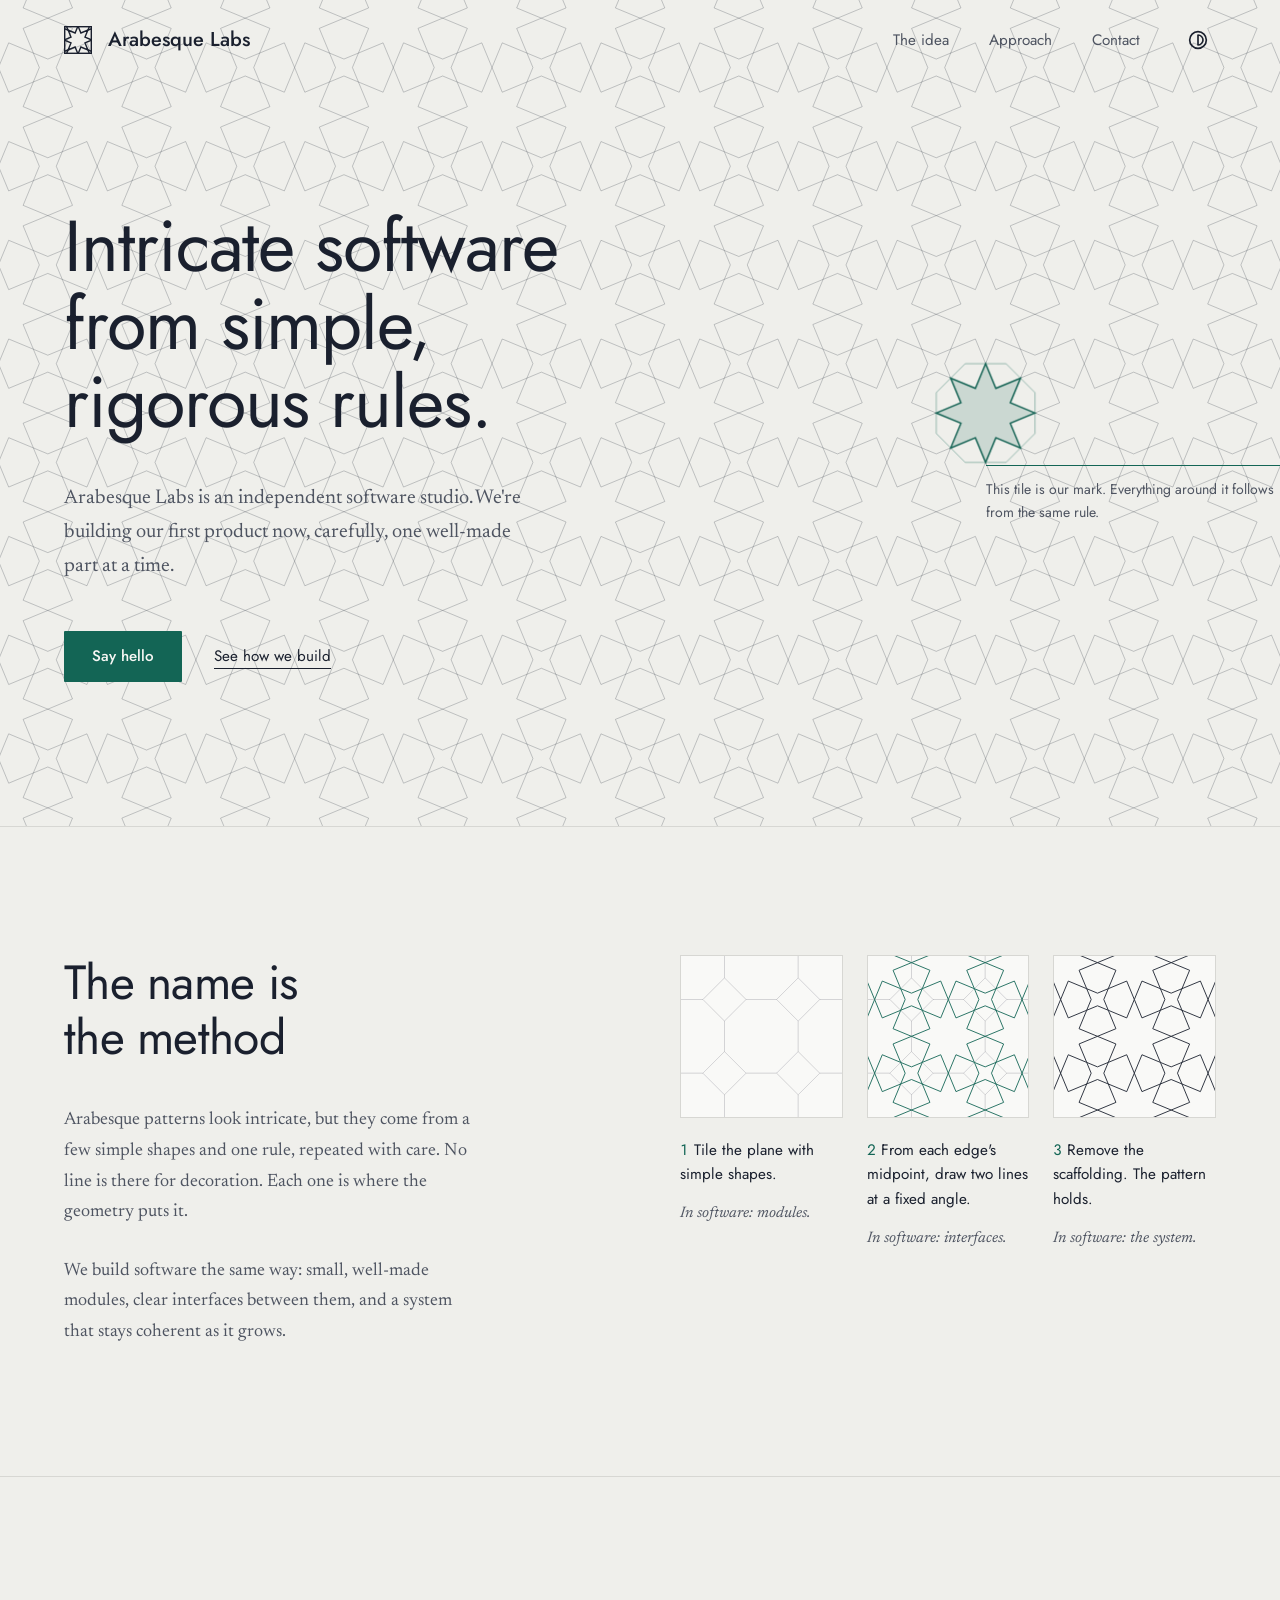
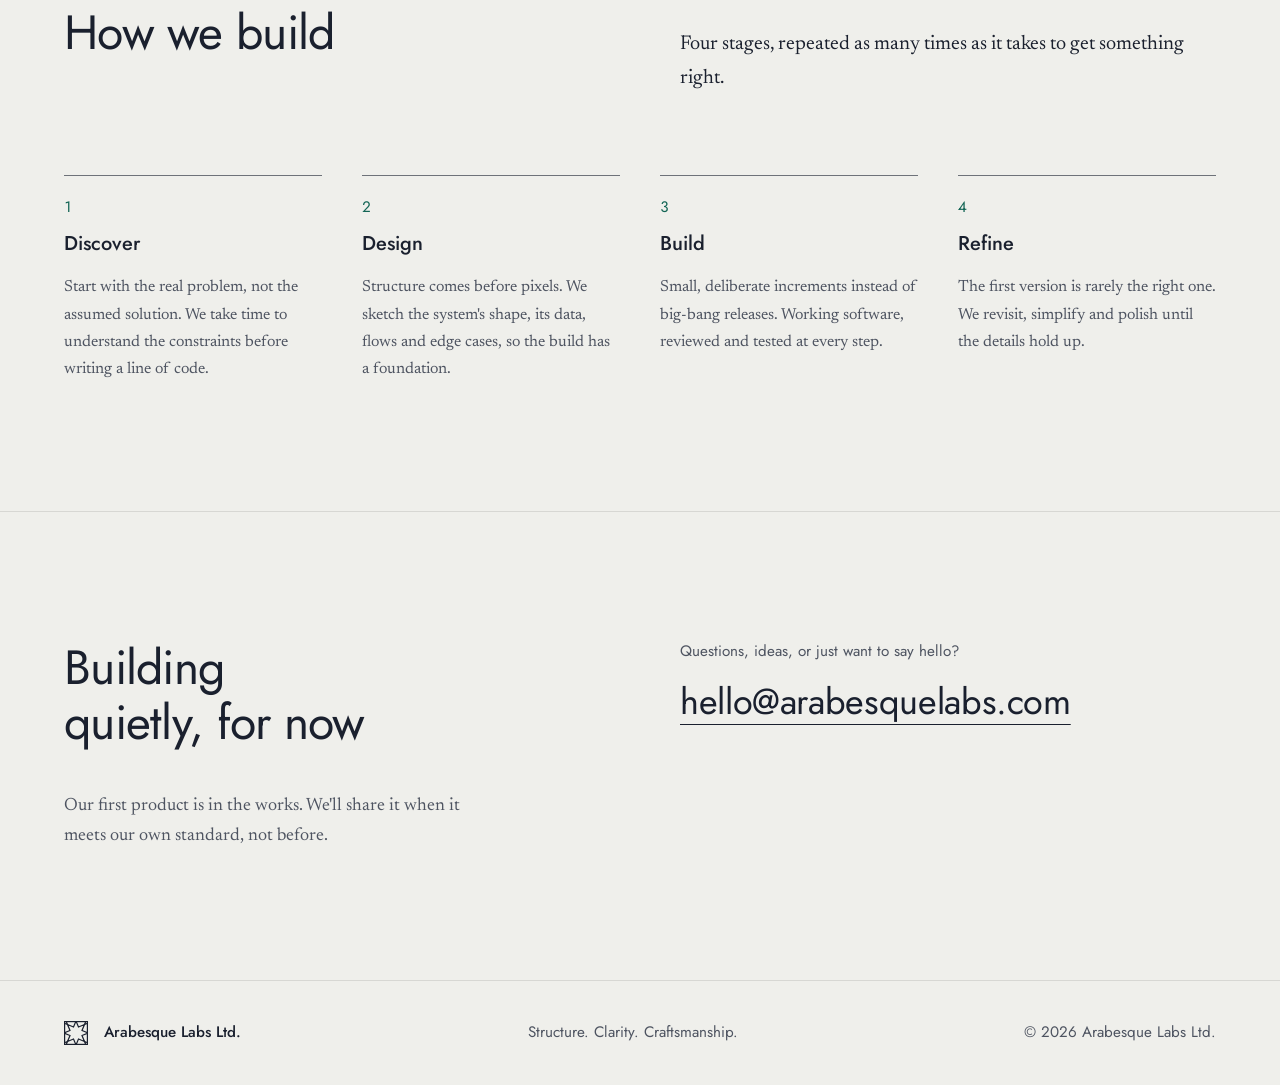
<file: index.html>
<!doctype html>
<html lang="en"><head><meta charset="utf-8"><meta name="viewport" content="width=device-width, initial-scale=1"><link rel="stylesheet" href="https://fonts.googleapis.com/css2?family=Jost:wght@400;500&amp;family=Newsreader:ital,opsz,wght@0,6..72,400;1,6..72,400&amp;display=swap" data-precedence="default"><title>Arabesque Labs — Intricate software from simple, rigorous rules</title><meta property="og:type" content="website"><meta property="og:site_name" content="Arabesque Labs"><meta name="twitter:card" content="summary_large_image"><meta name="description" content="Arabesque Labs is an independent software studio. We're building our first product now, carefully, one well-made part at a time."><meta property="og:title" content="Arabesque Labs — Intricate software from simple, rigorous rules"><meta property="og:description" content="Arabesque Labs is an independent software studio. We're building our first product now, carefully, one well-made part at a time."><link rel="preconnect" href="https://fonts.googleapis.com"><link rel="preconnect" href="https://fonts.gstatic.com" crossorigin="anonymous"><link rel="icon" href="favicon.svg" type="image/svg+xml"><script>(function(){try{var k="arabesque-theme";var s=localStorage.getItem(k);var d=s==="dark"||(!s&&window.matchMedia("(prefers-color-scheme: dark)").matches);document.documentElement.classList.toggle("dark",d);}catch(e){}})();</script><style>@layer properties {
  @supports (((-webkit-hyphens: none)) and (not (margin-trim: inline))) or ((-moz-orient: inline) and (not (color: rgb(from red r g b)))) {
  *, ::before, ::after, ::backdrop { --tw-translate-x: 0; --tw-translate-y: 0; --tw-translate-z: 0; --tw-rotate-x: initial; --tw-rotate-y: initial; --tw-rotate-z: initial; --tw-skew-x: initial; --tw-skew-y: initial; --tw-space-y-reverse: 0; --tw-space-x-reverse: 0; --tw-border-style: solid; --tw-leading: initial; --tw-font-weight: initial; --tw-tracking: initial; --tw-ordinal: initial; --tw-slashed-zero: initial; --tw-numeric-figure: initial; --tw-numeric-spacing: initial; --tw-numeric-fraction: initial; --tw-shadow: 0 0 #0000; --tw-shadow-color: initial; --tw-shadow-alpha: 100%; --tw-inset-shadow: 0 0 #0000; --tw-inset-shadow-color: initial; --tw-inset-shadow-alpha: 100%; --tw-ring-color: initial; --tw-ring-shadow: 0 0 #0000; --tw-inset-ring-color: initial; --tw-inset-ring-shadow: 0 0 #0000; --tw-ring-inset: initial; --tw-ring-offset-width: 0px; --tw-ring-offset-color: #fff; --tw-ring-offset-shadow: 0 0 #0000; --tw-outline-style: solid; --tw-blur: initial; --tw-brightness: initial; --tw-contrast: initial; --tw-grayscale: initial; --tw-hue-rotate: initial; --tw-invert: initial; --tw-opacity: initial; --tw-saturate: initial; --tw-sepia: initial; --tw-drop-shadow: initial; --tw-drop-shadow-color: initial; --tw-drop-shadow-alpha: 100%; --tw-drop-shadow-size: initial; --tw-duration: initial; --tw-ease: initial; --tw-content: ""; --tw-animation-delay: 0s; --tw-animation-direction: normal; --tw-animation-duration: initial; --tw-animation-fill-mode: none; --tw-animation-iteration-count: 1; --tw-enter-blur: 0; --tw-enter-opacity: 1; --tw-enter-rotate: 0; --tw-enter-scale: 1; --tw-enter-translate-x: 0; --tw-enter-translate-y: 0; --tw-exit-blur: 0; --tw-exit-opacity: 1; --tw-exit-rotate: 0; --tw-exit-scale: 1; --tw-exit-translate-x: 0; --tw-exit-translate-y: 0; }
}
}
@layer theme {
  :root, :host { --font-sans: "Jost", ui-sans-serif, system-ui, sans-serif; --font-mono: ui-monospace, SFMono-Regular, Menlo, Monaco, Consolas, "Liberation Mono",
      "Courier New", monospace; --color-black: #000; --spacing: .25rem; --container-sm: 24rem; --container-md: 28rem; --container-lg: 32rem; --text-xs: .75rem; --text-xs--line-height: calc(1 / .75); --text-sm: .875rem; --text-sm--line-height: calc(1.25 / .875); --text-base: 1rem; --text-base--line-height: calc(1.5 / 1); --text-lg: 1.125rem; --text-lg--line-height: calc(1.75 / 1.125); --text-xl: 1.25rem; --text-xl--line-height: calc(1.75 / 1.25); --text-4xl: 2.25rem; --text-4xl--line-height: calc(2.5 / 2.25); --text-5xl: 3rem; --text-5xl--line-height: 1; --text-6xl: 3.75rem; --text-6xl--line-height: 1; --text-7xl: 4.5rem; --text-7xl--line-height: 1; --font-weight-normal: 400; --font-weight-medium: 500; --font-weight-semibold: 600; --tracking-tight: -.025em; --tracking-widest: .1em; --leading-tight: 1.25; --leading-relaxed: 1.625; --ease-in-out: cubic-bezier(.4, 0, .2, 1); --animate-pulse: pulse 2s cubic-bezier(.4, 0, .6, 1) infinite; --aspect-video: 16 / 9; --default-transition-duration: .15s; --default-transition-timing-function: cubic-bezier(.4, 0, .2, 1); --default-font-family: "Jost", ui-sans-serif, system-ui, sans-serif; --default-mono-font-family: var(--font-mono); --color-background: var(--background); --color-foreground: var(--foreground); --color-accent: var(--accent); --color-border: var(--border); --color-pattern-line: var(--pattern-line); --color-pattern-scaffold: var(--pattern-scaffold); }
}
@layer base {
  *, ::after, ::before, ::backdrop { box-sizing: border-box; border: 0px solid; margin: 0px; padding: 0px; }
  ::file-selector-button { box-sizing: border-box; border: 0px solid; margin: 0px; padding: 0px; }
  html, :host { text-size-adjust: 100%; tab-size: 4; line-height: 1.5; font-family: var(--default-font-family, -apple-system, BlinkMacSystemFont, "Segoe UI", Roboto, "Helvetica Neue", "Noto Sans", Arial, sans-serif, "Apple Color Emoji", "Segoe UI Emoji", "Segoe UI Symbol", "Noto Color Emoji"); font-feature-settings: var(--default-font-feature-settings, normal); font-variation-settings: var(--default-font-variation-settings, normal); -webkit-tap-highlight-color: transparent; }
  hr { height: 0px; color: inherit; border-top-width: 1px; }
  abbr:where([title]) { text-decoration: underline dotted; }
  h1, h2, h3, h4, h5, h6 { font-size: inherit; font-weight: inherit; }
  a { color: inherit; text-decoration: inherit; }
  b, strong { font-weight: bolder; }
  code, kbd, samp, pre { font-family: var(--default-mono-font-family, ui-monospace, SFMono-Regular, Menlo, Monaco, Consolas, "Liberation Mono", "Courier New", monospace); font-feature-settings: var(--default-mono-font-feature-settings, normal); font-variation-settings: var(--default-mono-font-variation-settings, normal); font-size: 1em; }
  small { font-size: 80%; }
  sub, sup { vertical-align: baseline; font-size: 75%; line-height: 0; position: relative; }
  sub { bottom: -0.25em; }
  sup { top: -0.5em; }
  table { text-indent: 0px; border-color: inherit; border-collapse: collapse; }
  progress { vertical-align: baseline; }
  summary { display: list-item; }
  ol, ul, menu { list-style: none; }
  img, svg, video, canvas, audio, iframe, embed, object { vertical-align: middle; display: block; }
  img, video { max-width: 100%; height: auto; }
  button, input, select, optgroup, textarea { font: inherit; letter-spacing: inherit; color: inherit; opacity: 1; background-color: rgba(0, 0, 0, 0); border-radius: 0px; }
  ::file-selector-button { font: inherit; letter-spacing: inherit; color: inherit; opacity: 1; background-color: rgba(0, 0, 0, 0); border-radius: 0px; }
  :where(select:is([multiple], [size])) optgroup { font-weight: bolder; }
  :where(select:is([multiple], [size])) optgroup option { padding-inline-start: 20px; }
  ::file-selector-button { margin-inline-end: 4px; }
  ::placeholder { opacity: 1; }
  @supports (not ((-webkit-appearance: -apple-pay-button))) or (contain-intrinsic-size: 1px) {
  ::placeholder { color: currentcolor; }
  @supports (color: color-mix(in lab, red, red)) {
  ::placeholder { color: color-mix(in oklab, currentcolor, transparent); }
}
}
  textarea { resize: vertical; }
  ::-webkit-search-decoration { appearance: none; }
  ::-webkit-date-and-time-value { min-height: 1lh; text-align: inherit; }
  ::-webkit-datetime-edit { display: inline-flex; }
  ::-webkit-datetime-edit-fields-wrapper { padding: 0px; }
  ::-webkit-datetime-edit { padding-block: 0px; }
  ::-webkit-datetime-edit-year-field { padding-block: 0px; }
  ::-webkit-datetime-edit-month-field { padding-block: 0px; }
  ::-webkit-datetime-edit-day-field { padding-block: 0px; }
  ::-webkit-datetime-edit-hour-field { padding-block: 0px; }
  ::-webkit-datetime-edit-minute-field { padding-block: 0px; }
  ::-webkit-datetime-edit-second-field { padding-block: 0px; }
  ::-webkit-datetime-edit-millisecond-field { padding-block: 0px; }
  ::-webkit-datetime-edit-meridiem-field { padding-block: 0px; }
  ::-webkit-calendar-picker-indicator { line-height: 1; }
  button, input:where([type="button"], [type="reset"], [type="submit"]) { appearance: button; }
  ::file-selector-button { appearance: button; }
  ::-webkit-inner-spin-button { height: auto; }
  ::-webkit-outer-spin-button { height: auto; }
  [hidden]:where(:not([hidden="until-found"])) { display: none !important; }
  * { border-color: var(--color-border); }
  html { scroll-behavior: smooth; }
  @media (prefers-reduced-motion: reduce) {
  html { scroll-behavior: auto; }
}
  body { background-color: var(--color-background); color: var(--color-foreground); font-family: var(--font-sans); font-synthesis-weight: none; -webkit-font-smoothing: antialiased; }
  h1, h2, h3 { text-wrap: balance; }
}
@layer components;
@layer utilities {
  .pointer-events-none { pointer-events: none; }
  .invisible { visibility: hidden; }
  .sr-only { clip-path: inset(50%); white-space: nowrap; border-width: 0px; width: 1px; height: 1px; margin: -1px; padding: 0px; position: absolute; overflow: hidden; }
  .absolute { position: absolute; }
  .fixed { position: fixed; }
  .relative { position: relative; }
  .inset-0 { inset: 0px; }
  .inset-x-0 { inset-inline: 0px; }
  .inset-y-0 { inset-block: 0px; }
  .-top-12 { top: calc(var(--spacing) * -12); }
  .top-0 { top: 0px; }
  .top-1\.5 { top: calc(var(--spacing) * 1.5); }
  .top-1\/2 { top: 50%; }
  .top-3\.5 { top: calc(var(--spacing) * 3.5); }
  .top-4 { top: calc(var(--spacing) * 4); }
  .top-\[1px\] { top: 1px; }
  .top-\[50\%\] { top: 50%; }
  .top-\[60\%\] { top: 60%; }
  .top-full { top: 100%; }
  .-right-12 { right: calc(var(--spacing) * -12); }
  .right-0 { right: 0px; }
  .right-1 { right: var(--spacing); }
  .right-2 { right: calc(var(--spacing) * 2); }
  .right-3 { right: calc(var(--spacing) * 3); }
  .right-4 { right: calc(var(--spacing) * 4); }
  .-bottom-12 { bottom: calc(var(--spacing) * -12); }
  .bottom-0 { bottom: 0px; }
  .-left-12 { left: calc(var(--spacing) * -12); }
  .left-0 { left: 0px; }
  .left-1\/2 { left: 50%; }
  .left-2 { left: calc(var(--spacing) * 2); }
  .left-\[50\%\] { left: 50%; }
  .z-10 { z-index: 10; }
  .z-20 { z-index: 20; }
  .z-50 { z-index: 50; }
  .z-\[1\] { z-index: 1; }
  .m-0 { margin: 0px; }
  .-mx-1 { margin-inline: calc(var(--spacing) * -1); }
  .mx-2 { margin-inline: calc(var(--spacing) * 2); }
  .mx-3\.5 { margin-inline: calc(var(--spacing) * 3.5); }
  .mx-auto { margin-inline: auto; }
  .my-0\.5 { margin-block: calc(var(--spacing) * .5); }
  .my-1 { margin-block: var(--spacing); }
  .-mt-4 { margin-top: calc(var(--spacing) * -4); }
  .mt-1\.5 { margin-top: calc(var(--spacing) * 1.5); }
  .mt-2 { margin-top: calc(var(--spacing) * 2); }
  .mt-3 { margin-top: calc(var(--spacing) * 3); }
  .mt-4 { margin-top: calc(var(--spacing) * 4); }
  .mt-5 { margin-top: calc(var(--spacing) * 5); }
  .mt-6 { margin-top: calc(var(--spacing) * 6); }
  .mt-10 { margin-top: calc(var(--spacing) * 10); }
  .mt-12 { margin-top: calc(var(--spacing) * 12); }
  .mt-16 { margin-top: calc(var(--spacing) * 16); }
  .mt-20 { margin-top: calc(var(--spacing) * 20); }
  .mt-24 { margin-top: calc(var(--spacing) * 24); }
  .mt-auto { margin-top: auto; }
  .mr-2 { margin-right: calc(var(--spacing) * 2); }
  .mb-1 { margin-bottom: var(--spacing); }
  .-ml-4 { margin-left: calc(var(--spacing) * -4); }
  .ml-1 { margin-left: var(--spacing); }
  .ml-auto { margin-left: auto; }
  .block { display: block; }
  .flex { display: flex; }
  .grid { display: grid; }
  .hidden { display: none; }
  .inline-block { display: inline-block; }
  .inline-flex { display: inline-flex; }
  .table { display: table; }
  .aspect-square { aspect-ratio: 1 / 1; }
  .aspect-video { aspect-ratio: var(--aspect-video); }
  .size-\(--cell-size\) { width: var(--cell-size); height: var(--cell-size); }
  .size-4 { width: calc(var(--spacing) * 4); height: calc(var(--spacing) * 4); }
  .size-5 { width: calc(var(--spacing) * 5); height: calc(var(--spacing) * 5); }
  .size-9 { width: calc(var(--spacing) * 9); height: calc(var(--spacing) * 9); }
  .h-\(--cell-size\) { height: var(--cell-size); }
  .h-1\.5 { height: calc(var(--spacing) * 1.5); }
  .h-2 { height: calc(var(--spacing) * 2); }
  .h-2\.5 { height: calc(var(--spacing) * 2.5); }
  .h-3 { height: calc(var(--spacing) * 3); }
  .h-3\.5 { height: calc(var(--spacing) * 3.5); }
  .h-4 { height: calc(var(--spacing) * 4); }
  .h-5 { height: calc(var(--spacing) * 5); }
  .h-7 { height: calc(var(--spacing) * 7); }
  .h-8 { height: calc(var(--spacing) * 8); }
  .h-9 { height: calc(var(--spacing) * 9); }
  .h-10 { height: calc(var(--spacing) * 10); }
  .h-12 { height: calc(var(--spacing) * 12); }
  .h-20 { height: calc(var(--spacing) * 20); }
  .h-\[1px\] { height: 1px; }
  .h-\[var\(--radix-navigation-menu-viewport-height\)\] { height: var(--radix-navigation-menu-viewport-height); }
  .h-\[var\(--radix-select-trigger-height\)\] { height: var(--radix-select-trigger-height); }
  .h-auto { height: auto; }
  .h-full { height: 100%; }
  .h-px { height: 1px; }
  .h-svh { height: 100svh; }
  .max-h-\(--radix-context-menu-content-available-height\) { max-height: var(--radix-context-menu-content-available-height); }
  .max-h-\(--radix-select-content-available-height\) { max-height: var(--radix-select-content-available-height); }
  .max-h-\[300px\] { max-height: 300px; }
  .max-h-\[var\(--radix-dropdown-menu-content-available-height\)\] { max-height: var(--radix-dropdown-menu-content-available-height); }
  .min-h-0 { min-height: 0px; }
  .min-h-\[60px\] { min-height: 60px; }
  .min-h-screen { min-height: 100vh; }
  .min-h-svh { min-height: 100svh; }
  .w-\(--cell-size\) { width: var(--cell-size); }
  .w-\(--sidebar-width\) { width: var(--sidebar-width); }
  .w-0 { width: 0px; }
  .w-1 { width: var(--spacing); }
  .w-2 { width: calc(var(--spacing) * 2); }
  .w-2\.5 { width: calc(var(--spacing) * 2.5); }
  .w-3 { width: calc(var(--spacing) * 3); }
  .w-3\.5 { width: calc(var(--spacing) * 3.5); }
  .w-3\/4 { width: 75%; }
  .w-4 { width: calc(var(--spacing) * 4); }
  .w-5 { width: calc(var(--spacing) * 5); }
  .w-7 { width: calc(var(--spacing) * 7); }
  .w-8 { width: calc(var(--spacing) * 8); }
  .w-9 { width: calc(var(--spacing) * 9); }
  .w-10 { width: calc(var(--spacing) * 10); }
  .w-64 { width: calc(var(--spacing) * 64); }
  .w-72 { width: calc(var(--spacing) * 72); }
  .w-\[1px\] { width: 1px; }
  .w-\[19rem\] { width: 19rem; }
  .w-\[100px\] { width: 100px; }
  .w-auto { width: auto; }
  .w-fit { width: fit-content; }
  .w-full { width: 100%; }
  .w-max { width: max-content; }
  .w-px { width: 1px; }
  .max-w-\(--skeleton-width\) { max-width: var(--skeleton-width); }
  .max-w-\[14ch\] { max-width: 14ch; }
  .max-w-\[15ch\] { max-width: 15ch; }
  .max-w-\[16ch\] { max-width: 16ch; }
  .max-w-\[24ch\] { max-width: 24ch; }
  .max-w-\[30ch\] { max-width: 30ch; }
  .max-w-\[34ch\] { max-width: 34ch; }
  .max-w-\[42ch\] { max-width: 42ch; }
  .max-w-\[44ch\] { max-width: 44ch; }
  .max-w-\[52ch\] { max-width: 52ch; }
  .max-w-\[260px\] { max-width: 260px; }
  .max-w-\[1500px\] { max-width: 1500px; }
  .max-w-lg { max-width: var(--container-lg); }
  .max-w-max { max-width: max-content; }
  .max-w-md { max-width: var(--container-md); }
  .min-w-\(--cell-size\) { min-width: var(--cell-size); }
  .min-w-0 { min-width: 0px; }
  .min-w-5 { min-width: calc(var(--spacing) * 5); }
  .min-w-8 { min-width: calc(var(--spacing) * 8); }
  .min-w-9 { min-width: calc(var(--spacing) * 9); }
  .min-w-10 { min-width: calc(var(--spacing) * 10); }
  .min-w-\[8rem\] { min-width: 8rem; }
  .min-w-\[12rem\] { min-width: 12rem; }
  .min-w-\[var\(--radix-select-trigger-width\)\] { min-width: var(--radix-select-trigger-width); }
  .flex-1 { flex: 1 1 0%; }
  .shrink-0 { flex-shrink: 0; }
  .grow { flex-grow: 1; }
  .grow-0 { flex-grow: 0; }
  .basis-full { flex-basis: 100%; }
  .caption-bottom { caption-side: bottom; }
  .border-collapse { border-collapse: collapse; }
  .origin-\(--radix-context-menu-content-transform-origin\) { transform-origin: var(--radix-context-menu-content-transform-origin); }
  .origin-\(--radix-dropdown-menu-content-transform-origin\) { transform-origin: var(--radix-dropdown-menu-content-transform-origin); }
  .origin-\(--radix-hover-card-content-transform-origin\) { transform-origin: var(--radix-hover-card-content-transform-origin); }
  .origin-\(--radix-menubar-content-transform-origin\) { transform-origin: var(--radix-menubar-content-transform-origin); }
  .origin-\(--radix-popover-content-transform-origin\) { transform-origin: var(--radix-popover-content-transform-origin); }
  .origin-\(--radix-select-content-transform-origin\) { transform-origin: var(--radix-select-content-transform-origin); }
  .origin-\(--radix-tooltip-content-transform-origin\) { transform-origin: var(--radix-tooltip-content-transform-origin); }
  .-translate-x-1\/2 { --tw-translate-x: calc(calc(1 / 2 * 100%) * -1); translate: var(--tw-translate-x) var(--tw-translate-y); }
  .-translate-x-px { --tw-translate-x: -1px; translate: var(--tw-translate-x) var(--tw-translate-y); }
  .translate-x-\[-50\%\] { --tw-translate-x: -50%; translate: var(--tw-translate-x) var(--tw-translate-y); }
  .translate-x-px { --tw-translate-x: 1px; translate: var(--tw-translate-x) var(--tw-translate-y); }
  .-translate-y-1\/2 { --tw-translate-y: calc(calc(1 / 2 * 100%) * -1); translate: var(--tw-translate-x) var(--tw-translate-y); }
  .translate-y-\[-50\%\] { --tw-translate-y: -50%; translate: var(--tw-translate-x) var(--tw-translate-y); }
  .rotate-45 { rotate: 45deg; }
  .rotate-90 { rotate: 90deg; }
  .transform { transform: var(--tw-rotate-x, ) var(--tw-rotate-y, ) var(--tw-rotate-z, ) var(--tw-skew-x, ) var(--tw-skew-y, ); }
  .animate-caret-blink { animation: 1.25s ease-out 0s infinite normal none running caret-blink; }
  .animate-in { animation: enter var(--tw-animation-duration, var(--tw-duration, .15s))var(--tw-ease, ease)var(--tw-animation-delay, 0s)var(--tw-animation-iteration-count, 1)var(--tw-animation-direction, normal)var(--tw-animation-fill-mode, none); }
  .animate-pulse { animation: var(--animate-pulse); }
  .cursor-default { cursor: default; }
  .cursor-pointer { cursor: pointer; }
  .touch-none { touch-action: none; }
  .list-none { list-style-type: none; }
  .grid-cols-1 { grid-template-columns: repeat(1, minmax(0px, 1fr)); }
  .flex-col { flex-direction: column; }
  .flex-col-reverse { flex-direction: column-reverse; }
  .flex-row { flex-direction: row; }
  .flex-wrap { flex-wrap: wrap; }
  .place-content-center { place-content: center; }
  .items-center { align-items: center; }
  .items-end { align-items: flex-end; }
  .items-start { align-items: flex-start; }
  .items-stretch { align-items: stretch; }
  .justify-between { justify-content: space-between; }
  .justify-center { justify-content: center; }
  .gap-1 { gap: var(--spacing); }
  .gap-1\.5 { gap: calc(var(--spacing) * 1.5); }
  .gap-2 { gap: calc(var(--spacing) * 2); }
  .gap-4 { gap: calc(var(--spacing) * 4); }
  .gap-5 { gap: calc(var(--spacing) * 5); }
  .gap-6 { gap: calc(var(--spacing) * 6); }
  .gap-8 { gap: calc(var(--spacing) * 8); }
  .gap-10 { gap: calc(var(--spacing) * 10); }
  .gap-12 { gap: calc(var(--spacing) * 12); }
  .gap-14 { gap: calc(var(--spacing) * 14); }
  .gap-16 { gap: calc(var(--spacing) * 16); }
  :where(.space-y-1\.5 > :not(:last-child)) { --tw-space-y-reverse: 0; margin-block-start: calc(calc(var(--spacing) * 1.5) * var(--tw-space-y-reverse)); margin-block-end: calc(calc(var(--spacing) * 1.5) * calc(1 - var(--tw-space-y-reverse))); }
  :where(.space-y-2 > :not(:last-child)) { --tw-space-y-reverse: 0; margin-block-start: calc(calc(var(--spacing) * 2) * var(--tw-space-y-reverse)); margin-block-end: calc(calc(var(--spacing) * 2) * calc(1 - var(--tw-space-y-reverse))); }
  :where(.space-y-7 > :not(:last-child)) { --tw-space-y-reverse: 0; margin-block-start: calc(calc(var(--spacing) * 7) * var(--tw-space-y-reverse)); margin-block-end: calc(calc(var(--spacing) * 7) * calc(1 - var(--tw-space-y-reverse))); }
  :where(.space-x-1 > :not(:last-child)) { --tw-space-x-reverse: 0; margin-inline-start: calc(var(--spacing) * var(--tw-space-x-reverse)); margin-inline-end: calc(var(--spacing) * calc(1 - var(--tw-space-x-reverse))); }
  .overflow-auto { overflow: auto; }
  .overflow-hidden { overflow: hidden; }
  .overflow-x-hidden { overflow-x: hidden; }
  .overflow-y-auto { overflow-y: auto; }
  .rounded-\[2px\] { border-radius: 2px; }
  .rounded-\[inherit\] { border-radius: inherit; }
  .rounded-full { border-radius: 3.40282e+38px; }
  .rounded-lg { border-radius: calc(var(--radius) + 2px); }
  .rounded-md { border-radius: var(--radius); }
  .rounded-none { border-radius: 0px; }
  .rounded-sm { border-radius: calc(var(--radius) - 1px); }
  .rounded-xl { border-radius: calc(var(--radius) + 6px); }
  .rounded-t-\[10px\] { border-top-left-radius: 10px; border-top-right-radius: 10px; }
  .rounded-l-md { border-top-left-radius: var(--radius); border-bottom-left-radius: var(--radius); }
  .rounded-tl-sm { border-top-left-radius: calc(var(--radius) - 1px); }
  .rounded-r-md { border-top-right-radius: var(--radius); border-bottom-right-radius: var(--radius); }
  .border { border-style: var(--tw-border-style); border-width: 1px; }
  .border-2 { border-style: var(--tw-border-style); border-width: 2px; }
  .border-\[1\.5px\] { border-style: var(--tw-border-style); border-width: 1.5px; }
  .border-y { border-block-style: var(--tw-border-style); border-block-width: 1px; }
  .border-t { border-top-style: var(--tw-border-style); border-top-width: 1px; }
  .border-r { border-right-style: var(--tw-border-style); border-right-width: 1px; }
  .border-b { border-bottom-style: var(--tw-border-style); border-bottom-width: 1px; }
  .border-l { border-left-style: var(--tw-border-style); border-left-width: 1px; }
  .border-dashed { --tw-border-style: dashed; border-style: dashed; }
  .border-\(--color-border\) { border-color: var(--color-border); }
  .border-border { border-color: var(--border); }
  .border-border\/50 { border-color: var(--border); }
  @supports (color: color-mix(in lab, red, red)) {
  .border-border\/50 { border-color: color-mix(in oklab, var(--border) 50%, transparent); }
}
  .border-destructive\/50 { border-color: var(--destructive); }
  @supports (color: color-mix(in lab, red, red)) {
  .border-destructive\/50 { border-color: color-mix(in oklab, var(--destructive) 50%, transparent); }
}
  .border-input { border-color: var(--input); }
  .border-primary { border-color: var(--primary); }
  .border-primary\/50 { border-color: var(--primary); }
  @supports (color: color-mix(in lab, red, red)) {
  .border-primary\/50 { border-color: color-mix(in oklab, var(--primary) 50%, transparent); }
}
  .border-sidebar-border { border-color: var(--sidebar-border); }
  .border-transparent { border-color: rgba(0, 0, 0, 0); }
  .border-t-transparent { border-top-color: rgba(0, 0, 0, 0); }
  .border-l-transparent { border-left-color: rgba(0, 0, 0, 0); }
  .bg-\(--color-bg\) { background-color: var(--color-bg); }
  .bg-accent { background-color: var(--accent); }
  .bg-background { background-color: var(--background); }
  .bg-black\/80 { background-color: rgba(0, 0, 0, 0.8); }
  @supports (color: color-mix(in lab, red, red)) {
  .bg-black\/80 { background-color: color-mix(in oklab, var(--color-black) 80%, transparent); }
}
  .bg-border { background-color: var(--border); }
  .bg-card { background-color: var(--card); }
  .bg-destructive { background-color: var(--destructive); }
  .bg-foreground { background-color: var(--foreground); }
  .bg-foreground\/60 { background-color: var(--foreground); }
  @supports (color: color-mix(in lab, red, red)) {
  .bg-foreground\/60 { background-color: color-mix(in oklab, var(--foreground) 60%, transparent); }
}
  .bg-muted { background-color: var(--muted); }
  .bg-muted\/50 { background-color: var(--muted); }
  @supports (color: color-mix(in lab, red, red)) {
  .bg-muted\/50 { background-color: color-mix(in oklab, var(--muted) 50%, transparent); }
}
  .bg-popover { background-color: var(--popover); }
  .bg-primary { background-color: var(--primary); }
  .bg-primary\/10 { background-color: var(--primary); }
  @supports (color: color-mix(in lab, red, red)) {
  .bg-primary\/10 { background-color: color-mix(in oklab, var(--primary) 10%, transparent); }
}
  .bg-primary\/20 { background-color: var(--primary); }
  @supports (color: color-mix(in lab, red, red)) {
  .bg-primary\/20 { background-color: color-mix(in oklab, var(--primary) 20%, transparent); }
}
  .bg-secondary { background-color: var(--secondary); }
  .bg-sidebar { background-color: var(--sidebar); }
  .bg-sidebar-border { background-color: var(--sidebar-border); }
  .bg-transparent { background-color: rgba(0, 0, 0, 0); }
  .fill-current { fill: currentcolor; }
  .fill-primary { fill: var(--primary); }
  .p-0 { padding: 0px; }
  .p-1 { padding: var(--spacing); }
  .p-2 { padding: calc(var(--spacing) * 2); }
  .p-3 { padding: calc(var(--spacing) * 3); }
  .p-4 { padding: calc(var(--spacing) * 4); }
  .p-6 { padding: calc(var(--spacing) * 6); }
  .p-\[1px\] { padding: 1px; }
  .px-\(--cell-size\) { padding-inline: var(--cell-size); }
  .px-1 { padding-inline: var(--spacing); }
  .px-1\.5 { padding-inline: calc(var(--spacing) * 1.5); }
  .px-2 { padding-inline: calc(var(--spacing) * 2); }
  .px-2\.5 { padding-inline: calc(var(--spacing) * 2.5); }
  .px-3 { padding-inline: calc(var(--spacing) * 3); }
  .px-4 { padding-inline: calc(var(--spacing) * 4); }
  .px-6 { padding-inline: calc(var(--spacing) * 6); }
  .px-7 { padding-inline: calc(var(--spacing) * 7); }
  .px-8 { padding-inline: calc(var(--spacing) * 8); }
  .py-0\.5 { padding-block: calc(var(--spacing) * .5); }
  .py-1 { padding-block: var(--spacing); }
  .py-1\.5 { padding-block: calc(var(--spacing) * 1.5); }
  .py-2 { padding-block: calc(var(--spacing) * 2); }
  .py-3 { padding-block: calc(var(--spacing) * 3); }
  .py-3\.5 { padding-block: calc(var(--spacing) * 3.5); }
  .py-4 { padding-block: calc(var(--spacing) * 4); }
  .py-6 { padding-block: calc(var(--spacing) * 6); }
  .py-10 { padding-block: calc(var(--spacing) * 10); }
  .py-24 { padding-block: calc(var(--spacing) * 24); }
  .pt-0 { padding-top: 0px; }
  .pt-3 { padding-top: calc(var(--spacing) * 3); }
  .pt-4 { padding-top: calc(var(--spacing) * 4); }
  .pt-20 { padding-top: calc(var(--spacing) * 20); }
  .pr-1 { padding-right: var(--spacing); }
  .pr-2 { padding-right: calc(var(--spacing) * 2); }
  .pr-2\.5 { padding-right: calc(var(--spacing) * 2.5); }
  .pr-8 { padding-right: calc(var(--spacing) * 8); }
  .pb-3 { padding-bottom: calc(var(--spacing) * 3); }
  .pb-4 { padding-bottom: calc(var(--spacing) * 4); }
  .pb-24 { padding-bottom: calc(var(--spacing) * 24); }
  .pl-2 { padding-left: calc(var(--spacing) * 2); }
  .pl-2\.5 { padding-left: calc(var(--spacing) * 2.5); }
  .pl-4 { padding-left: calc(var(--spacing) * 4); }
  .pl-8 { padding-left: calc(var(--spacing) * 8); }
  .text-center { text-align: center; }
  .text-left { text-align: left; }
  .align-middle { vertical-align: middle; }
  .font-mono { font-family: var(--font-mono); }
  .font-serif { font-family: Newsreader, ui-serif, Georgia, serif; }
  .text-7xl { font-size: var(--text-7xl); line-height: var(--tw-leading, var(--text-7xl--line-height)); }
  .text-base { font-size: var(--text-base); line-height: var(--tw-leading, var(--text-base--line-height)); }
  .text-lg { font-size: var(--text-lg); line-height: var(--tw-leading, var(--text-lg--line-height)); }
  .text-sm { font-size: var(--text-sm); line-height: var(--tw-leading, var(--text-sm--line-height)); }
  .text-xl { font-size: var(--text-xl); line-height: var(--tw-leading, var(--text-xl--line-height)); }
  .text-xs { font-size: var(--text-xs); line-height: var(--tw-leading, var(--text-xs--line-height)); }
  .text-\[0\.8rem\] { font-size: 0.8rem; }
  .text-\[0\.95rem\] { font-size: 0.95rem; }
  .text-\[1\.7rem\] { font-size: 1.7rem; }
  .text-\[2\.1rem\] { font-size: 2.1rem; }
  .text-\[2\.6rem\] { font-size: 2.6rem; }
  .leading-\[1\.7\] { --tw-leading: 1.7; line-height: 1.7; }
  .leading-\[1\.08\] { --tw-leading: 1.08; line-height: 1.08; }
  .leading-\[1\.15\] { --tw-leading: 1.15; line-height: 1.15; }
  .leading-none { --tw-leading: 1; line-height: 1; }
  .leading-relaxed { --tw-leading: var(--leading-relaxed); line-height: var(--leading-relaxed); }
  .leading-tight { --tw-leading: var(--leading-tight); line-height: var(--leading-tight); }
  .font-medium { --tw-font-weight: var(--font-weight-medium); font-weight: var(--font-weight-medium); }
  .font-normal { --tw-font-weight: var(--font-weight-normal); font-weight: var(--font-weight-normal); }
  .font-semibold { --tw-font-weight: var(--font-weight-semibold); font-weight: var(--font-weight-semibold); }
  .tracking-\[-0\.01em\] { --tw-tracking: -.01em; letter-spacing: -0.01em; }
  .tracking-\[-0\.015em\] { --tw-tracking: -.015em; letter-spacing: -0.015em; }
  .tracking-tight { --tw-tracking: var(--tracking-tight); letter-spacing: var(--tracking-tight); }
  .tracking-widest { --tw-tracking: var(--tracking-widest); letter-spacing: var(--tracking-widest); }
  .break-words { overflow-wrap: break-word; }
  .whitespace-nowrap { white-space: nowrap; }
  .text-accent { color: var(--accent); }
  .text-accent-foreground { color: var(--accent-foreground); }
  .text-card-foreground { color: var(--card-foreground); }
  .text-current { color: currentcolor; }
  .text-destructive { color: var(--destructive); }
  .text-destructive-foreground { color: var(--destructive-foreground); }
  .text-foreground { color: var(--foreground); }
  .text-muted-foreground { color: var(--muted-foreground); }
  .text-popover-foreground { color: var(--popover-foreground); }
  .text-primary { color: var(--primary); }
  .text-primary-foreground { color: var(--primary-foreground); }
  .text-secondary-foreground { color: var(--secondary-foreground); }
  .text-sidebar-foreground { color: var(--sidebar-foreground); }
  .text-sidebar-foreground\/70 { color: var(--sidebar-foreground); }
  @supports (color: color-mix(in lab, red, red)) {
  .text-sidebar-foreground\/70 { color: color-mix(in oklab, var(--sidebar-foreground) 70%, transparent); }
}
  .italic { font-style: italic; }
  .tabular-nums { --tw-numeric-spacing: tabular-nums; font-variant-numeric: var(--tw-ordinal, ) var(--tw-slashed-zero, ) var(--tw-numeric-figure, ) var(--tw-numeric-spacing, ) var(--tw-numeric-fraction, ); }
  .underline { text-decoration-line: underline; }
  .decoration-1 { text-decoration-thickness: 1px; }
  .underline-offset-4 { text-underline-offset: 4px; }
  .underline-offset-\[7px\] { text-underline-offset: 7px; }
  .underline-offset-\[10px\] { text-underline-offset: 10px; }
  .opacity-0 { opacity: 0; }
  .opacity-50 { opacity: 0.5; }
  .opacity-60 { opacity: 0.6; }
  .opacity-70 { opacity: 0.7; }
  .shadow { --tw-shadow: 0 1px 3px 0 var(--tw-shadow-color, #0000001a), 0 1px 2px -1px var(--tw-shadow-color, #0000001a); box-shadow: var(--tw-inset-shadow), var(--tw-inset-ring-shadow), var(--tw-ring-offset-shadow), var(--tw-ring-shadow), var(--tw-shadow); }
  .shadow-\[0_0_0_1px_var\(--sidebar-border\)\] { --tw-shadow: 0 0 0 1px var(--tw-shadow-color, var(--sidebar-border)); box-shadow: var(--tw-inset-shadow), var(--tw-inset-ring-shadow), var(--tw-ring-offset-shadow), var(--tw-ring-shadow), var(--tw-shadow); }
  .shadow-lg { --tw-shadow: 0 10px 15px -3px var(--tw-shadow-color, #0000001a), 0 4px 6px -4px var(--tw-shadow-color, #0000001a); box-shadow: var(--tw-inset-shadow), var(--tw-inset-ring-shadow), var(--tw-ring-offset-shadow), var(--tw-ring-shadow), var(--tw-shadow); }
  .shadow-md { --tw-shadow: 0 4px 6px -1px var(--tw-shadow-color, #0000001a), 0 2px 4px -2px var(--tw-shadow-color, #0000001a); box-shadow: var(--tw-inset-shadow), var(--tw-inset-ring-shadow), var(--tw-ring-offset-shadow), var(--tw-ring-shadow), var(--tw-shadow); }
  .shadow-none { --tw-shadow: 0 0 #0000; box-shadow: var(--tw-inset-shadow), var(--tw-inset-ring-shadow), var(--tw-ring-offset-shadow), var(--tw-ring-shadow), var(--tw-shadow); }
  .shadow-sm { --tw-shadow: 0 1px 3px 0 var(--tw-shadow-color, #0000001a), 0 1px 2px -1px var(--tw-shadow-color, #0000001a); box-shadow: var(--tw-inset-shadow), var(--tw-inset-ring-shadow), var(--tw-ring-offset-shadow), var(--tw-ring-shadow), var(--tw-shadow); }
  .shadow-xl { --tw-shadow: 0 20px 25px -5px var(--tw-shadow-color, #0000001a), 0 8px 10px -6px var(--tw-shadow-color, #0000001a); box-shadow: var(--tw-inset-shadow), var(--tw-inset-ring-shadow), var(--tw-ring-offset-shadow), var(--tw-ring-shadow), var(--tw-shadow); }
  .shadow-xs { --tw-shadow: 0 1px 2px 0 var(--tw-shadow-color, #0000000d); box-shadow: var(--tw-inset-shadow), var(--tw-inset-ring-shadow), var(--tw-ring-offset-shadow), var(--tw-ring-shadow), var(--tw-shadow); }
  .ring-0 { --tw-ring-shadow: var(--tw-ring-inset, ) 0 0 0 calc(0px + var(--tw-ring-offset-width)) var(--tw-ring-color, currentcolor); box-shadow: var(--tw-inset-shadow), var(--tw-inset-ring-shadow), var(--tw-ring-offset-shadow), var(--tw-ring-shadow), var(--tw-shadow); }
  .ring-1 { --tw-ring-shadow: var(--tw-ring-inset, ) 0 0 0 calc(1px + var(--tw-ring-offset-width)) var(--tw-ring-color, currentcolor); box-shadow: var(--tw-inset-shadow), var(--tw-inset-ring-shadow), var(--tw-ring-offset-shadow), var(--tw-ring-shadow), var(--tw-shadow); }
  .ring-ring { --tw-ring-color: var(--ring); }
  .ring-sidebar-ring { --tw-ring-color: var(--sidebar-ring); }
  .ring-offset-background { --tw-ring-offset-color: var(--background); }
  .outline { outline-style: var(--tw-outline-style); outline-width: 1px; }
  .filter { filter: var(--tw-blur, ) var(--tw-brightness, ) var(--tw-contrast, ) var(--tw-grayscale, ) var(--tw-hue-rotate, ) var(--tw-invert, ) var(--tw-saturate, ) var(--tw-sepia, ) var(--tw-drop-shadow, ); }
  .transition { transition-property: color, background-color, border-color, outline-color, text-decoration-color, fill, stroke, --tw-gradient-from, --tw-gradient-via, --tw-gradient-to, opacity, box-shadow, transform, translate, scale, rotate, filter, -webkit-backdrop-filter, backdrop-filter, display, content-visibility, overlay, pointer-events; transition-timing-function: var(--tw-ease, var(--default-transition-timing-function)); transition-duration: var(--tw-duration, var(--default-transition-duration)); }
  .transition-\[left\,right\,width\] { transition-property: left, right, width; transition-timing-function: var(--tw-ease, var(--default-transition-timing-function)); transition-duration: var(--tw-duration, var(--default-transition-duration)); }
  .transition-\[margin\,opacity\] { transition-property: margin, opacity; transition-timing-function: var(--tw-ease, var(--default-transition-timing-function)); transition-duration: var(--tw-duration, var(--default-transition-duration)); }
  .transition-\[width\,height\,padding\] { transition-property: width, height, padding; transition-timing-function: var(--tw-ease, var(--default-transition-timing-function)); transition-duration: var(--tw-duration, var(--default-transition-duration)); }
  .transition-\[width\] { transition-property: width; transition-timing-function: var(--tw-ease, var(--default-transition-timing-function)); transition-duration: var(--tw-duration, var(--default-transition-duration)); }
  .transition-all { transition-property: all; transition-timing-function: var(--tw-ease, var(--default-transition-timing-function)); transition-duration: var(--tw-duration, var(--default-transition-duration)); }
  .transition-colors { transition-property: color, background-color, border-color, outline-color, text-decoration-color, fill, stroke, --tw-gradient-from, --tw-gradient-via, --tw-gradient-to; transition-timing-function: var(--tw-ease, var(--default-transition-timing-function)); transition-duration: var(--tw-duration, var(--default-transition-duration)); }
  .transition-opacity { transition-property: opacity; transition-timing-function: var(--tw-ease, var(--default-transition-timing-function)); transition-duration: var(--tw-duration, var(--default-transition-duration)); }
  .transition-transform { transition-property: transform, translate, scale, rotate; transition-timing-function: var(--tw-ease, var(--default-transition-timing-function)); transition-duration: var(--tw-duration, var(--default-transition-duration)); }
  .duration-200 { --tw-duration: .2s; transition-duration: 0.2s; }
  .duration-300 { --tw-duration: .3s; transition-duration: 0.3s; }
  .duration-1000 { --tw-duration: 1s; transition-duration: 1s; }
  .ease-in-out { --tw-ease: var(--ease-in-out); transition-timing-function: var(--ease-in-out); }
  .ease-linear { --tw-ease: linear; transition-timing-function: linear; }
  .fade-in-0 { --tw-enter-opacity: 0; }
  .outline-none { --tw-outline-style: none; outline-style: none; }
  .select-none { user-select: none; }
  .zoom-in-95 { --tw-enter-scale: .95; }
  .\[--cell-size\:2rem\] { --cell-size: 2rem; }
  .group-focus-within\/menu-item\:opacity-100:is(:where(.group\/menu-item):focus-within *) { opacity: 1; }
  @media (hover: hover) {
  .group-hover\/menu-item\:opacity-100:is(:where(.group\/menu-item):hover *) { opacity: 1; }
}
  .group-has-\[\[data-sidebar\=menu-action\]\]\/menu-item\:pr-8:is(:where(.group\/menu-item):has([data-sidebar="menu-action"]) *) { padding-right: calc(var(--spacing) * 8); }
  .group-data-\[collapsible\=icon\]\:-mt-8:is(:where(.group)[data-collapsible="icon"] *) { margin-top: calc(var(--spacing) * -8); }
  .group-data-\[collapsible\=icon\]\:hidden:is(:where(.group)[data-collapsible="icon"] *) { display: none; }
  .group-data-\[collapsible\=icon\]\:\!size-8:is(:where(.group)[data-collapsible="icon"] *) { width: calc(var(--spacing) * 8) !important; height: calc(var(--spacing) * 8) !important; }
  .group-data-\[collapsible\=icon\]\:w-\(--sidebar-width-icon\):is(:where(.group)[data-collapsible="icon"] *) { width: var(--sidebar-width-icon); }
  .group-data-\[collapsible\=icon\]\:w-\[calc\(var\(--sidebar-width-icon\)_\+_theme\(spacing\.4\)\)\]:is(:where(.group)[data-collapsible="icon"] *) { width: calc(var(--sidebar-width-icon) + 1rem); }
  .group-data-\[collapsible\=icon\]\:w-\[calc\(var\(--sidebar-width-icon\)_\+_theme\(spacing\.4\)_\+2px\)\]:is(:where(.group)[data-collapsible="icon"] *) { width: calc(var(--sidebar-width-icon) + 1rem + 2px); }
  .group-data-\[collapsible\=icon\]\:overflow-hidden:is(:where(.group)[data-collapsible="icon"] *) { overflow: hidden; }
  .group-data-\[collapsible\=icon\]\:\!p-0:is(:where(.group)[data-collapsible="icon"] *) { padding: 0px !important; }
  .group-data-\[collapsible\=icon\]\:\!p-2:is(:where(.group)[data-collapsible="icon"] *) { padding: calc(var(--spacing) * 2) !important; }
  .group-data-\[collapsible\=icon\]\:opacity-0:is(:where(.group)[data-collapsible="icon"] *) { opacity: 0; }
  .group-data-\[collapsible\=offcanvas\]\:right-\[calc\(var\(--sidebar-width\)\*-1\)\]:is(:where(.group)[data-collapsible="offcanvas"] *) { right: calc(var(--sidebar-width) * -1); }
  .group-data-\[collapsible\=offcanvas\]\:left-\[calc\(var\(--sidebar-width\)\*-1\)\]:is(:where(.group)[data-collapsible="offcanvas"] *) { left: calc(var(--sidebar-width) * -1); }
  .group-data-\[collapsible\=offcanvas\]\:w-0:is(:where(.group)[data-collapsible="offcanvas"] *) { width: 0px; }
  .group-data-\[collapsible\=offcanvas\]\:translate-x-0:is(:where(.group)[data-collapsible="offcanvas"] *) { --tw-translate-x: 0px; translate: var(--tw-translate-x) var(--tw-translate-y); }
  .group-data-\[focused\=true\]\/day\:relative:is(:where(.group\/day)[data-focused="true"] *) { position: relative; }
  .group-data-\[focused\=true\]\/day\:z-10:is(:where(.group\/day)[data-focused="true"] *) { z-index: 10; }
  .group-data-\[focused\=true\]\/day\:border-ring:is(:where(.group\/day)[data-focused="true"] *) { border-color: var(--ring); }
  .group-data-\[focused\=true\]\/day\:ring-\[3px\]:is(:where(.group\/day)[data-focused="true"] *) { --tw-ring-shadow: var(--tw-ring-inset, ) 0 0 0 calc(3px + var(--tw-ring-offset-width)) var(--tw-ring-color, currentcolor); box-shadow: var(--tw-inset-shadow), var(--tw-inset-ring-shadow), var(--tw-ring-offset-shadow), var(--tw-ring-shadow), var(--tw-shadow); }
  .group-data-\[focused\=true\]\/day\:ring-ring\/50:is(:where(.group\/day)[data-focused="true"] *) { --tw-ring-color: var(--ring); }
  @supports (color: color-mix(in lab, red, red)) {
  .group-data-\[focused\=true\]\/day\:ring-ring\/50:is(:where(.group\/day)[data-focused="true"] *) { --tw-ring-color: color-mix(in oklab, var(--ring) 50%, transparent); }
}
  .group-data-\[side\=left\]\:-right-4:is(:where(.group)[data-side="left"] *) { right: calc(var(--spacing) * -4); }
  .group-data-\[side\=left\]\:border-r:is(:where(.group)[data-side="left"] *) { border-right-style: var(--tw-border-style); border-right-width: 1px; }
  .group-data-\[side\=right\]\:left-0:is(:where(.group)[data-side="right"] *) { left: 0px; }
  .group-data-\[side\=right\]\:rotate-180:is(:where(.group)[data-side="right"] *) { rotate: 180deg; }
  .group-data-\[side\=right\]\:border-l:is(:where(.group)[data-side="right"] *) { border-left-style: var(--tw-border-style); border-left-width: 1px; }
  .group-data-\[state\=open\]\:rotate-180:is(:where(.group)[data-state="open"] *) { rotate: 180deg; }
  .group-data-\[variant\=floating\]\:rounded-lg:is(:where(.group)[data-variant="floating"] *) { border-radius: calc(var(--radius) + 2px); }
  .group-data-\[variant\=floating\]\:border:is(:where(.group)[data-variant="floating"] *) { border-style: var(--tw-border-style); border-width: 1px; }
  .group-data-\[variant\=floating\]\:border-sidebar-border:is(:where(.group)[data-variant="floating"] *) { border-color: var(--sidebar-border); }
  .group-data-\[variant\=floating\]\:shadow:is(:where(.group)[data-variant="floating"] *) { --tw-shadow: 0 1px 3px 0 var(--tw-shadow-color, #0000001a), 0 1px 2px -1px var(--tw-shadow-color, #0000001a); box-shadow: var(--tw-inset-shadow), var(--tw-inset-ring-shadow), var(--tw-ring-offset-shadow), var(--tw-ring-shadow), var(--tw-shadow); }
  .group-\[\.toast\]\:bg-muted:is(:where(.group).toast *) { background-color: var(--muted); }
  .group-\[\.toast\]\:bg-primary:is(:where(.group).toast *) { background-color: var(--primary); }
  .group-\[\.toast\]\:text-muted-foreground:is(:where(.group).toast *) { color: var(--muted-foreground); }
  .group-\[\.toast\]\:text-primary-foreground:is(:where(.group).toast *) { color: var(--primary-foreground); }
  .group-\[\.toaster\]\:border-border:is(:where(.group).toaster *) { border-color: var(--border); }
  .group-\[\.toaster\]\:bg-background:is(:where(.group).toaster *) { background-color: var(--background); }
  .group-\[\.toaster\]\:text-foreground:is(:where(.group).toaster *) { color: var(--foreground); }
  .group-\[\.toaster\]\:shadow-lg:is(:where(.group).toaster *) { --tw-shadow: 0 10px 15px -3px var(--tw-shadow-color, #0000001a), 0 4px 6px -4px var(--tw-shadow-color, #0000001a); box-shadow: var(--tw-inset-shadow), var(--tw-inset-ring-shadow), var(--tw-ring-offset-shadow), var(--tw-ring-shadow), var(--tw-shadow); }
  @media (hover: hover) {
  .peer-hover\/menu-button\:text-sidebar-accent-foreground:is(:where(.peer\/menu-button):hover ~ *) { color: var(--sidebar-accent-foreground); }
}
  .peer-disabled\:cursor-not-allowed:is(:where(.peer):disabled ~ *) { cursor: not-allowed; }
  .peer-disabled\:opacity-70:is(:where(.peer):disabled ~ *) { opacity: 0.7; }
  .peer-data-\[active\=true\]\/menu-button\:text-sidebar-accent-foreground:is(:where(.peer\/menu-button)[data-active="true"] ~ *) { color: var(--sidebar-accent-foreground); }
  .peer-data-\[size\=default\]\/menu-button\:top-1\.5:is(:where(.peer\/menu-button)[data-size="default"] ~ *) { top: calc(var(--spacing) * 1.5); }
  .peer-data-\[size\=lg\]\/menu-button\:top-2\.5:is(:where(.peer\/menu-button)[data-size="lg"] ~ *) { top: calc(var(--spacing) * 2.5); }
  .peer-data-\[size\=sm\]\/menu-button\:top-1:is(:where(.peer\/menu-button)[data-size="sm"] ~ *) { top: var(--spacing); }
  .file\:border-0::file-selector-button { border-style: var(--tw-border-style); border-width: 0px; }
  .file\:bg-transparent::file-selector-button { background-color: rgba(0, 0, 0, 0); }
  .file\:text-sm::file-selector-button { font-size: var(--text-sm); line-height: var(--tw-leading, var(--text-sm--line-height)); }
  .file\:font-medium::file-selector-button { --tw-font-weight: var(--font-weight-medium); font-weight: var(--font-weight-medium); }
  .file\:text-foreground::file-selector-button { color: var(--foreground); }
  .placeholder\:text-muted-foreground::placeholder { color: var(--muted-foreground); }
  .after\:absolute::after { content: var(--tw-content); position: absolute; }
  .after\:-inset-2::after { content: var(--tw-content); inset: calc(var(--spacing) * -2); }
  .after\:inset-y-0::after { content: var(--tw-content); inset-block: 0px; }
  .after\:left-1\/2::after { content: var(--tw-content); left: 50%; }
  .after\:w-1::after { content: var(--tw-content); width: var(--spacing); }
  .after\:w-\[2px\]::after { content: var(--tw-content); width: 2px; }
  .after\:-translate-x-1\/2::after { content: var(--tw-content); --tw-translate-x: calc(calc(1 / 2 * 100%) * -1); translate: var(--tw-translate-x) var(--tw-translate-y); }
  .group-data-\[collapsible\=offcanvas\]\:after\:left-full:is(:where(.group)[data-collapsible="offcanvas"] *)::after { content: var(--tw-content); left: 100%; }
  .first\:rounded-l-md:first-child { border-top-left-radius: var(--radius); border-bottom-left-radius: var(--radius); }
  .first\:border-l:first-child { border-left-style: var(--tw-border-style); border-left-width: 1px; }
  .last\:rounded-r-md:last-child { border-top-right-radius: var(--radius); border-bottom-right-radius: var(--radius); }
  @media (hover: hover) {
  .hover\:bg-accent:hover { background-color: var(--accent); }
  .hover\:bg-destructive\/80:hover { background-color: var(--destructive); }
  @supports (color: color-mix(in lab, red, red)) {
  .hover\:bg-destructive\/80:hover { background-color: color-mix(in oklab, var(--destructive) 80%, transparent); }
}
  .hover\:bg-destructive\/90:hover { background-color: var(--destructive); }
  @supports (color: color-mix(in lab, red, red)) {
  .hover\:bg-destructive\/90:hover { background-color: color-mix(in oklab, var(--destructive) 90%, transparent); }
}
  .hover\:bg-muted:hover, .hover\:bg-muted\/50:hover { background-color: var(--muted); }
  @supports (color: color-mix(in lab, red, red)) {
  .hover\:bg-muted\/50:hover { background-color: color-mix(in oklab, var(--muted) 50%, transparent); }
}
  .hover\:bg-primary\/80:hover { background-color: var(--primary); }
  @supports (color: color-mix(in lab, red, red)) {
  .hover\:bg-primary\/80:hover { background-color: color-mix(in oklab, var(--primary) 80%, transparent); }
}
  .hover\:bg-primary\/90:hover { background-color: var(--primary); }
  @supports (color: color-mix(in lab, red, red)) {
  .hover\:bg-primary\/90:hover { background-color: color-mix(in oklab, var(--primary) 90%, transparent); }
}
  .hover\:bg-secondary\/80:hover { background-color: var(--secondary); }
  @supports (color: color-mix(in lab, red, red)) {
  .hover\:bg-secondary\/80:hover { background-color: color-mix(in oklab, var(--secondary) 80%, transparent); }
}
  .hover\:bg-sidebar-accent:hover { background-color: var(--sidebar-accent); }
  .hover\:text-accent:hover { color: var(--accent); }
  .hover\:text-accent-foreground:hover { color: var(--accent-foreground); }
  .hover\:text-foreground:hover { color: var(--foreground); }
  .hover\:text-muted-foreground:hover { color: var(--muted-foreground); }
  .hover\:text-sidebar-accent-foreground:hover { color: var(--sidebar-accent-foreground); }
  .hover\:underline:hover { text-decoration-line: underline; }
  .hover\:opacity-90:hover { opacity: 0.9; }
  .hover\:opacity-100:hover { opacity: 1; }
  .hover\:shadow-\[0_0_0_1px_var\(--sidebar-accent\)\]:hover { --tw-shadow: 0 0 0 1px var(--tw-shadow-color, var(--sidebar-accent)); box-shadow: var(--tw-inset-shadow), var(--tw-inset-ring-shadow), var(--tw-ring-offset-shadow), var(--tw-ring-shadow), var(--tw-shadow); }
  .group-data-\[collapsible\=offcanvas\]\:hover\:bg-sidebar:is(:where(.group)[data-collapsible="offcanvas"] *):hover { background-color: var(--sidebar); }
  .hover\:after\:bg-sidebar-border:hover::after { content: var(--tw-content); background-color: var(--sidebar-border); }
}
  .focus\:bg-accent:focus { background-color: var(--accent); }
  .focus\:text-accent-foreground:focus { color: var(--accent-foreground); }
  .focus\:ring-1:focus { --tw-ring-shadow: var(--tw-ring-inset, ) 0 0 0 calc(1px + var(--tw-ring-offset-width)) var(--tw-ring-color, currentcolor); box-shadow: var(--tw-inset-shadow), var(--tw-inset-ring-shadow), var(--tw-ring-offset-shadow), var(--tw-ring-shadow), var(--tw-shadow); }
  .focus\:ring-2:focus { --tw-ring-shadow: var(--tw-ring-inset, ) 0 0 0 calc(2px + var(--tw-ring-offset-width)) var(--tw-ring-color, currentcolor); box-shadow: var(--tw-inset-shadow), var(--tw-inset-ring-shadow), var(--tw-ring-offset-shadow), var(--tw-ring-shadow), var(--tw-shadow); }
  .focus\:ring-ring:focus { --tw-ring-color: var(--ring); }
  .focus\:ring-offset-2:focus { --tw-ring-offset-width: 2px; --tw-ring-offset-shadow: var(--tw-ring-inset, ) 0 0 0 var(--tw-ring-offset-width) var(--tw-ring-offset-color); }
  .focus\:outline-none:focus { --tw-outline-style: none; outline-style: none; }
  .focus-visible\:ring-1:focus-visible { --tw-ring-shadow: var(--tw-ring-inset, ) 0 0 0 calc(1px + var(--tw-ring-offset-width)) var(--tw-ring-color, currentcolor); box-shadow: var(--tw-inset-shadow), var(--tw-inset-ring-shadow), var(--tw-ring-offset-shadow), var(--tw-ring-shadow), var(--tw-shadow); }
  .focus-visible\:ring-2:focus-visible { --tw-ring-shadow: var(--tw-ring-inset, ) 0 0 0 calc(2px + var(--tw-ring-offset-width)) var(--tw-ring-color, currentcolor); box-shadow: var(--tw-inset-shadow), var(--tw-inset-ring-shadow), var(--tw-ring-offset-shadow), var(--tw-ring-shadow), var(--tw-shadow); }
  .focus-visible\:ring-ring:focus-visible { --tw-ring-color: var(--ring); }
  .focus-visible\:ring-sidebar-ring:focus-visible { --tw-ring-color: var(--sidebar-ring); }
  .focus-visible\:ring-offset-1:focus-visible { --tw-ring-offset-width: 1px; --tw-ring-offset-shadow: var(--tw-ring-inset, ) 0 0 0 var(--tw-ring-offset-width) var(--tw-ring-offset-color); }
  .focus-visible\:ring-offset-2:focus-visible { --tw-ring-offset-width: 2px; --tw-ring-offset-shadow: var(--tw-ring-inset, ) 0 0 0 var(--tw-ring-offset-width) var(--tw-ring-offset-color); }
  .focus-visible\:ring-offset-background:focus-visible { --tw-ring-offset-color: var(--background); }
  .focus-visible\:outline-2:focus-visible { outline-style: var(--tw-outline-style); outline-width: 2px; }
  .focus-visible\:outline-offset-2:focus-visible { outline-offset: 2px; }
  .focus-visible\:outline-offset-4:focus-visible { outline-offset: 4px; }
  .focus-visible\:outline-ring:focus-visible { outline-color: var(--ring); }
  .focus-visible\:outline-none:focus-visible { --tw-outline-style: none; outline-style: none; }
  .active\:bg-sidebar-accent:active { background-color: var(--sidebar-accent); }
  .active\:text-sidebar-accent-foreground:active { color: var(--sidebar-accent-foreground); }
  .disabled\:pointer-events-none:disabled { pointer-events: none; }
  .disabled\:cursor-not-allowed:disabled { cursor: not-allowed; }
  .disabled\:opacity-50:disabled { opacity: 0.5; }
  .has-focus\:border-ring:has(:focus) { border-color: var(--ring); }
  .has-focus\:ring-\[3px\]:has(:focus) { --tw-ring-shadow: var(--tw-ring-inset, ) 0 0 0 calc(3px + var(--tw-ring-offset-width)) var(--tw-ring-color, currentcolor); box-shadow: var(--tw-inset-shadow), var(--tw-inset-ring-shadow), var(--tw-ring-offset-shadow), var(--tw-ring-shadow), var(--tw-shadow); }
  .has-focus\:ring-ring\/50:has(:focus) { --tw-ring-color: var(--ring); }
  @supports (color: color-mix(in lab, red, red)) {
  .has-focus\:ring-ring\/50:has(:focus) { --tw-ring-color: color-mix(in oklab, var(--ring) 50%, transparent); }
}
  .has-\[\:disabled\]\:opacity-50:has(:disabled) { opacity: 0.5; }
  .has-\[\[data-variant\=inset\]\]\:bg-sidebar:has([data-variant="inset"]) { background-color: var(--sidebar); }
  .aria-disabled\:pointer-events-none[aria-disabled="true"] { pointer-events: none; }
  .aria-disabled\:opacity-50[aria-disabled="true"] { opacity: 0.5; }
  .aria-selected\:text-muted-foreground[aria-selected="true"] { color: var(--muted-foreground); }
  .data-\[active\=true\]\:bg-sidebar-accent[data-active="true"] { background-color: var(--sidebar-accent); }
  .data-\[active\=true\]\:font-medium[data-active="true"] { --tw-font-weight: var(--font-weight-medium); font-weight: var(--font-weight-medium); }
  .data-\[active\=true\]\:text-sidebar-accent-foreground[data-active="true"] { color: var(--sidebar-accent-foreground); }
  .data-\[disabled\]\:pointer-events-none[data-disabled] { pointer-events: none; }
  .data-\[disabled\]\:opacity-50[data-disabled] { opacity: 0.5; }
  .data-\[disabled\=true\]\:pointer-events-none[data-disabled="true"] { pointer-events: none; }
  .data-\[disabled\=true\]\:opacity-50[data-disabled="true"] { opacity: 0.5; }
  .data-\[motion\=from-end\]\:slide-in-from-right-52[data-motion="from-end"] { --tw-enter-translate-x: calc(52*var(--spacing)); }
  .data-\[motion\=from-start\]\:slide-in-from-left-52[data-motion="from-start"] { --tw-enter-translate-x: calc(52*var(--spacing)*-1); }
  .data-\[motion\=to-end\]\:slide-out-to-right-52[data-motion="to-end"] { --tw-exit-translate-x: calc(52*var(--spacing)); }
  .data-\[motion\=to-start\]\:slide-out-to-left-52[data-motion="to-start"] { --tw-exit-translate-x: calc(52*var(--spacing)*-1); }
  .data-\[motion\^\=from-\]\:animate-in[data-motion^="from-"] { animation: enter var(--tw-animation-duration, var(--tw-duration, .15s))var(--tw-ease, ease)var(--tw-animation-delay, 0s)var(--tw-animation-iteration-count, 1)var(--tw-animation-direction, normal)var(--tw-animation-fill-mode, none); }
  .data-\[motion\^\=from-\]\:fade-in[data-motion^="from-"] { --tw-enter-opacity: 0; }
  .data-\[motion\^\=to-\]\:animate-out[data-motion^="to-"] { animation: exit var(--tw-animation-duration, var(--tw-duration, .15s))var(--tw-ease, ease)var(--tw-animation-delay, 0s)var(--tw-animation-iteration-count, 1)var(--tw-animation-direction, normal)var(--tw-animation-fill-mode, none); }
  .data-\[motion\^\=to-\]\:fade-out[data-motion^="to-"] { --tw-exit-opacity: 0; }
  .data-\[panel-group-direction\=vertical\]\:h-px[data-panel-group-direction="vertical"] { height: 1px; }
  .data-\[panel-group-direction\=vertical\]\:w-full[data-panel-group-direction="vertical"] { width: 100%; }
  .data-\[panel-group-direction\=vertical\]\:flex-col[data-panel-group-direction="vertical"] { flex-direction: column; }
  .data-\[panel-group-direction\=vertical\]\:after\:left-0[data-panel-group-direction="vertical"]::after { content: var(--tw-content); left: 0px; }
  .data-\[panel-group-direction\=vertical\]\:after\:h-1[data-panel-group-direction="vertical"]::after { content: var(--tw-content); height: var(--spacing); }
  .data-\[panel-group-direction\=vertical\]\:after\:w-full[data-panel-group-direction="vertical"]::after { content: var(--tw-content); width: 100%; }
  .data-\[panel-group-direction\=vertical\]\:after\:translate-x-0[data-panel-group-direction="vertical"]::after { content: var(--tw-content); --tw-translate-x: 0px; translate: var(--tw-translate-x) var(--tw-translate-y); }
  .data-\[panel-group-direction\=vertical\]\:after\:-translate-y-1\/2[data-panel-group-direction="vertical"]::after { content: var(--tw-content); --tw-translate-y: calc(calc(1 / 2 * 100%) * -1); translate: var(--tw-translate-x) var(--tw-translate-y); }
  .data-\[placeholder\]\:text-muted-foreground[data-placeholder] { color: var(--muted-foreground); }
  .data-\[range-end\=true\]\:rounded-md[data-range-end="true"] { border-radius: var(--radius); }
  .data-\[range-end\=true\]\:bg-primary[data-range-end="true"] { background-color: var(--primary); }
  .data-\[range-end\=true\]\:text-primary-foreground[data-range-end="true"] { color: var(--primary-foreground); }
  .data-\[range-middle\=true\]\:rounded-none[data-range-middle="true"] { border-radius: 0px; }
  .data-\[range-middle\=true\]\:bg-accent[data-range-middle="true"] { background-color: var(--accent); }
  .data-\[range-middle\=true\]\:text-accent-foreground[data-range-middle="true"] { color: var(--accent-foreground); }
  .data-\[range-start\=true\]\:rounded-md[data-range-start="true"] { border-radius: var(--radius); }
  .data-\[range-start\=true\]\:bg-primary[data-range-start="true"] { background-color: var(--primary); }
  .data-\[range-start\=true\]\:text-primary-foreground[data-range-start="true"] { color: var(--primary-foreground); }
  .data-\[selected-single\=true\]\:bg-primary[data-selected-single="true"] { background-color: var(--primary); }
  .data-\[selected-single\=true\]\:text-primary-foreground[data-selected-single="true"] { color: var(--primary-foreground); }
  .data-\[selected\=true\]\:rounded-none[data-selected="true"] { border-radius: 0px; }
  .data-\[selected\=true\]\:bg-accent[data-selected="true"] { background-color: var(--accent); }
  .data-\[selected\=true\]\:text-accent-foreground[data-selected="true"] { color: var(--accent-foreground); }
  .data-\[side\=bottom\]\:translate-y-1[data-side="bottom"] { --tw-translate-y: var(--spacing); translate: var(--tw-translate-x) var(--tw-translate-y); }
  .data-\[side\=bottom\]\:slide-in-from-top-2[data-side="bottom"] { --tw-enter-translate-y: calc(2*var(--spacing)*-1); }
  .data-\[side\=left\]\:-translate-x-1[data-side="left"] { --tw-translate-x: calc(var(--spacing) * -1); translate: var(--tw-translate-x) var(--tw-translate-y); }
  .data-\[side\=left\]\:slide-in-from-right-2[data-side="left"] { --tw-enter-translate-x: calc(2*var(--spacing)); }
  .data-\[side\=right\]\:translate-x-1[data-side="right"] { --tw-translate-x: var(--spacing); translate: var(--tw-translate-x) var(--tw-translate-y); }
  .data-\[side\=right\]\:slide-in-from-left-2[data-side="right"] { --tw-enter-translate-x: calc(2*var(--spacing)*-1); }
  .data-\[side\=top\]\:-translate-y-1[data-side="top"] { --tw-translate-y: calc(var(--spacing) * -1); translate: var(--tw-translate-x) var(--tw-translate-y); }
  .data-\[side\=top\]\:slide-in-from-bottom-2[data-side="top"] { --tw-enter-translate-y: calc(2*var(--spacing)); }
  .data-\[state\=active\]\:bg-background[data-state="active"] { background-color: var(--background); }
  .data-\[state\=active\]\:text-foreground[data-state="active"] { color: var(--foreground); }
  .data-\[state\=active\]\:shadow[data-state="active"] { --tw-shadow: 0 1px 3px 0 var(--tw-shadow-color, #0000001a), 0 1px 2px -1px var(--tw-shadow-color, #0000001a); box-shadow: var(--tw-inset-shadow), var(--tw-inset-ring-shadow), var(--tw-ring-offset-shadow), var(--tw-ring-shadow), var(--tw-shadow); }
  .data-\[state\=checked\]\:translate-x-4[data-state="checked"] { --tw-translate-x: calc(var(--spacing) * 4); translate: var(--tw-translate-x) var(--tw-translate-y); }
  .data-\[state\=checked\]\:bg-primary[data-state="checked"] { background-color: var(--primary); }
  .data-\[state\=checked\]\:text-primary-foreground[data-state="checked"] { color: var(--primary-foreground); }
  .data-\[state\=closed\]\:animate-accordion-up[data-state="closed"] { animation: accordion-up var(--tw-animation-duration, var(--tw-duration, .2s))var(--tw-ease, ease-out)var(--tw-animation-delay, 0s)var(--tw-animation-iteration-count, 1)var(--tw-animation-direction, normal)var(--tw-animation-fill-mode, none); }
  .data-\[state\=closed\]\:animate-out[data-state="closed"] { animation: exit var(--tw-animation-duration, var(--tw-duration, .15s))var(--tw-ease, ease)var(--tw-animation-delay, 0s)var(--tw-animation-iteration-count, 1)var(--tw-animation-direction, normal)var(--tw-animation-fill-mode, none); }
  .data-\[state\=closed\]\:duration-300[data-state="closed"] { --tw-duration: .3s; transition-duration: 0.3s; }
  .data-\[state\=closed\]\:fade-out-0[data-state="closed"] { --tw-exit-opacity: 0; }
  .data-\[state\=closed\]\:zoom-out-95[data-state="closed"] { --tw-exit-scale: .95; }
  .data-\[state\=closed\]\:slide-out-to-bottom[data-state="closed"] { --tw-exit-translate-y: 100%; }
  .data-\[state\=closed\]\:slide-out-to-left[data-state="closed"] { --tw-exit-translate-x: -100%; }
  .data-\[state\=closed\]\:slide-out-to-right[data-state="closed"] { --tw-exit-translate-x: 100%; }
  .data-\[state\=closed\]\:slide-out-to-top[data-state="closed"] { --tw-exit-translate-y: -100%; }
  .data-\[state\=hidden\]\:animate-out[data-state="hidden"] { animation: exit var(--tw-animation-duration, var(--tw-duration, .15s))var(--tw-ease, ease)var(--tw-animation-delay, 0s)var(--tw-animation-iteration-count, 1)var(--tw-animation-direction, normal)var(--tw-animation-fill-mode, none); }
  .data-\[state\=hidden\]\:fade-out[data-state="hidden"] { --tw-exit-opacity: 0; }
  .data-\[state\=on\]\:bg-accent[data-state="on"] { background-color: var(--accent); }
  .data-\[state\=on\]\:text-accent-foreground[data-state="on"] { color: var(--accent-foreground); }
  .data-\[state\=open\]\:animate-accordion-down[data-state="open"] { animation: accordion-down var(--tw-animation-duration, var(--tw-duration, .2s))var(--tw-ease, ease-out)var(--tw-animation-delay, 0s)var(--tw-animation-iteration-count, 1)var(--tw-animation-direction, normal)var(--tw-animation-fill-mode, none); }
  .data-\[state\=open\]\:animate-in[data-state="open"] { animation: enter var(--tw-animation-duration, var(--tw-duration, .15s))var(--tw-ease, ease)var(--tw-animation-delay, 0s)var(--tw-animation-iteration-count, 1)var(--tw-animation-direction, normal)var(--tw-animation-fill-mode, none); }
  .data-\[state\=open\]\:bg-accent[data-state="open"] { background-color: var(--accent); }
  .data-\[state\=open\]\:bg-accent\/50[data-state="open"] { background-color: var(--accent); }
  @supports (color: color-mix(in lab, red, red)) {
  .data-\[state\=open\]\:bg-accent\/50[data-state="open"] { background-color: color-mix(in oklab, var(--accent) 50%, transparent); }
}
  .data-\[state\=open\]\:bg-secondary[data-state="open"] { background-color: var(--secondary); }
  .data-\[state\=open\]\:text-accent-foreground[data-state="open"] { color: var(--accent-foreground); }
  .data-\[state\=open\]\:text-muted-foreground[data-state="open"] { color: var(--muted-foreground); }
  .data-\[state\=open\]\:opacity-100[data-state="open"] { opacity: 1; }
  .data-\[state\=open\]\:duration-500[data-state="open"] { --tw-duration: .5s; transition-duration: 0.5s; }
  .data-\[state\=open\]\:fade-in-0[data-state="open"] { --tw-enter-opacity: 0; }
  .data-\[state\=open\]\:zoom-in-90[data-state="open"] { --tw-enter-scale: .9; }
  .data-\[state\=open\]\:zoom-in-95[data-state="open"] { --tw-enter-scale: .95; }
  .data-\[state\=open\]\:slide-in-from-bottom[data-state="open"] { --tw-enter-translate-y: 100%; }
  .data-\[state\=open\]\:slide-in-from-left[data-state="open"] { --tw-enter-translate-x: -100%; }
  .data-\[state\=open\]\:slide-in-from-right[data-state="open"] { --tw-enter-translate-x: 100%; }
  .data-\[state\=open\]\:slide-in-from-top[data-state="open"] { --tw-enter-translate-y: -100%; }
  @media (hover: hover) {
  .data-\[state\=open\]\:hover\:bg-accent[data-state="open"]:hover { background-color: var(--accent); }
  .data-\[state\=open\]\:hover\:bg-sidebar-accent[data-state="open"]:hover { background-color: var(--sidebar-accent); }
  .data-\[state\=open\]\:hover\:text-sidebar-accent-foreground[data-state="open"]:hover { color: var(--sidebar-accent-foreground); }
}
  .data-\[state\=open\]\:focus\:bg-accent[data-state="open"]:focus { background-color: var(--accent); }
  .data-\[state\=selected\]\:bg-muted[data-state="selected"] { background-color: var(--muted); }
  .data-\[state\=unchecked\]\:translate-x-0[data-state="unchecked"] { --tw-translate-x: 0px; translate: var(--tw-translate-x) var(--tw-translate-y); }
  .data-\[state\=unchecked\]\:bg-input[data-state="unchecked"] { background-color: var(--input); }
  .data-\[state\=visible\]\:animate-in[data-state="visible"] { animation: enter var(--tw-animation-duration, var(--tw-duration, .15s))var(--tw-ease, ease)var(--tw-animation-delay, 0s)var(--tw-animation-iteration-count, 1)var(--tw-animation-direction, normal)var(--tw-animation-fill-mode, none); }
  .data-\[state\=visible\]\:fade-in[data-state="visible"] { --tw-enter-opacity: 0; }
  @media (width >= 900px) {
  .nav\:flex { display: flex; }
  .nav\:hidden { display: none; }
}
  @media (width >= 40rem) {
  .sm\:mt-0 { margin-top: 0px; }
  .sm\:flex { display: flex; }
  .sm\:max-w-sm { max-width: var(--container-sm); }
  .sm\:grid-cols-2 { grid-template-columns: repeat(2, minmax(0px, 1fr)); }
  .sm\:grid-cols-3 { grid-template-columns: repeat(3, minmax(0px, 1fr)); }
  .sm\:flex-row { flex-direction: row; }
  .sm\:items-center { align-items: center; }
  .sm\:justify-between { justify-content: space-between; }
  .sm\:justify-end { justify-content: flex-end; }
  .sm\:gap-2\.5 { gap: calc(var(--spacing) * 2.5); }
  .sm\:gap-6 { gap: calc(var(--spacing) * 6); }
  .sm\:gap-8 { gap: calc(var(--spacing) * 8); }
  .sm\:gap-10 { gap: calc(var(--spacing) * 10); }
  :where(.sm\:space-x-2 > :not(:last-child)) { --tw-space-x-reverse: 0; margin-inline-start: calc(calc(var(--spacing) * 2) * var(--tw-space-x-reverse)); margin-inline-end: calc(calc(var(--spacing) * 2) * calc(1 - var(--tw-space-x-reverse))); }
  .sm\:rounded-lg { border-radius: calc(var(--radius) + 2px); }
  .sm\:px-10 { padding-inline: calc(var(--spacing) * 10); }
  .sm\:py-32 { padding-block: calc(var(--spacing) * 32); }
  .sm\:pt-32 { padding-top: calc(var(--spacing) * 32); }
  .sm\:pb-36 { padding-bottom: calc(var(--spacing) * 36); }
  .sm\:text-left { text-align: left; }
  .sm\:text-4xl { font-size: var(--text-4xl); line-height: var(--tw-leading, var(--text-4xl--line-height)); }
  .sm\:text-5xl { font-size: var(--text-5xl); line-height: var(--tw-leading, var(--text-5xl--line-height)); }
  .sm\:text-6xl { font-size: var(--text-6xl); line-height: var(--tw-leading, var(--text-6xl--line-height)); }
  .sm\:text-xl { font-size: var(--text-xl); line-height: var(--tw-leading, var(--text-xl--line-height)); }
}
  @media (width >= 48rem) {
  .md\:absolute { position: absolute; }
  .md\:block { display: block; }
  .md\:flex { display: flex; }
  .md\:w-\[var\(--radix-navigation-menu-viewport-width\)\] { width: var(--radix-navigation-menu-viewport-width); }
  .md\:w-auto { width: auto; }
  .md\:flex-row { flex-direction: row; }
  .md\:text-sm { font-size: var(--text-sm); line-height: var(--tw-leading, var(--text-sm--line-height)); }
  .md\:opacity-0 { opacity: 0; }
  .md\:peer-data-\[variant\=inset\]\:m-2:is(:where(.peer)[data-variant="inset"] ~ *) { margin: calc(var(--spacing) * 2); }
  .md\:peer-data-\[variant\=inset\]\:ml-0:is(:where(.peer)[data-variant="inset"] ~ *) { margin-left: 0px; }
  .md\:peer-data-\[variant\=inset\]\:rounded-xl:is(:where(.peer)[data-variant="inset"] ~ *) { border-radius: calc(var(--radius) + 6px); }
  .md\:peer-data-\[variant\=inset\]\:shadow:is(:where(.peer)[data-variant="inset"] ~ *) { --tw-shadow: 0 1px 3px 0 var(--tw-shadow-color, #0000001a), 0 1px 2px -1px var(--tw-shadow-color, #0000001a); box-shadow: var(--tw-inset-shadow), var(--tw-inset-ring-shadow), var(--tw-ring-offset-shadow), var(--tw-ring-shadow), var(--tw-shadow); }
  .md\:peer-data-\[state\=collapsed\]\:peer-data-\[variant\=inset\]\:ml-2:is(:where(.peer)[data-state="collapsed"] ~ *):is(:where(.peer)[data-variant="inset"] ~ *) { margin-left: calc(var(--spacing) * 2); }
}
  .after\:md\:hidden::after { content: var(--tw-content); }
  @media (width >= 48rem) {
  .after\:md\:hidden::after { display: none; }
}
  @media (width >= 64rem) {
  .lg\:block { display: block; }
  .lg\:hidden { display: none; }
  .lg\:grid-cols-2 { grid-template-columns: repeat(2, minmax(0px, 1fr)); }
  .lg\:grid-cols-4 { grid-template-columns: repeat(4, minmax(0px, 1fr)); }
  .lg\:items-baseline { align-items: baseline; }
  .lg\:gap-20 { gap: calc(var(--spacing) * 20); }
  .lg\:px-16 { padding-inline: calc(var(--spacing) * 16); }
  .lg\:text-7xl { font-size: var(--text-7xl); line-height: var(--tw-leading, var(--text-7xl--line-height)); }
}
  .dark\:border-destructive:is(.dark *) { border-color: var(--destructive); }
  .\[\&_\.recharts-cartesian-axis-tick_text\]\:fill-muted-foreground .recharts-cartesian-axis-tick text { fill: var(--muted-foreground); }
  .\[\&_\.recharts-cartesian-grid_line\[stroke\=\'\#ccc\'\]\]\:stroke-border\/50 .recharts-cartesian-grid line[stroke="#ccc"] { stroke: var(--border); }
  @supports (color: color-mix(in lab, red, red)) {
  .\[\&_\.recharts-cartesian-grid_line\[stroke\=\'\#ccc\'\]\]\:stroke-border\/50 .recharts-cartesian-grid line[stroke="#ccc"] { stroke: color-mix(in oklab, var(--border) 50%, transparent); }
}
  .\[\&_\.recharts-curve\.recharts-tooltip-cursor\]\:stroke-border .recharts-curve.recharts-tooltip-cursor { stroke: var(--border); }
  .\[\&_\.recharts-dot\[stroke\=\'\#fff\'\]\]\:stroke-transparent .recharts-dot[stroke="#fff"] { stroke: rgba(0, 0, 0, 0); }
  .\[\&_\.recharts-layer\]\:outline-none .recharts-layer { --tw-outline-style: none; outline-style: none; }
  .\[\&_\.recharts-polar-grid_\[stroke\=\'\#ccc\'\]\]\:stroke-border .recharts-polar-grid [stroke="#ccc"] { stroke: var(--border); }
  .\[\&_\.recharts-radial-bar-background-sector\]\:fill-muted .recharts-radial-bar-background-sector, .\[\&_\.recharts-rectangle\.recharts-tooltip-cursor\]\:fill-muted .recharts-rectangle.recharts-tooltip-cursor { fill: var(--muted); }
  .\[\&_\.recharts-reference-line_\[stroke\=\'\#ccc\'\]\]\:stroke-border .recharts-reference-line [stroke="#ccc"] { stroke: var(--border); }
  .\[\&_\.recharts-sector\]\:outline-none .recharts-sector { --tw-outline-style: none; outline-style: none; }
  .\[\&_\.recharts-sector\[stroke\=\'\#fff\'\]\]\:stroke-transparent .recharts-sector[stroke="#fff"] { stroke: rgba(0, 0, 0, 0); }
  .\[\&_\.recharts-surface\]\:outline-none .recharts-surface { --tw-outline-style: none; outline-style: none; }
  .\[\&_\[cmdk-group-heading\]\]\:px-2 [cmdk-group-heading] { padding-inline: calc(var(--spacing) * 2); }
  .\[\&_\[cmdk-group-heading\]\]\:py-1\.5 [cmdk-group-heading] { padding-block: calc(var(--spacing) * 1.5); }
  .\[\&_\[cmdk-group-heading\]\]\:text-xs [cmdk-group-heading] { font-size: var(--text-xs); line-height: var(--tw-leading, var(--text-xs--line-height)); }
  .\[\&_\[cmdk-group-heading\]\]\:font-medium [cmdk-group-heading] { --tw-font-weight: var(--font-weight-medium); font-weight: var(--font-weight-medium); }
  .\[\&_\[cmdk-group-heading\]\]\:text-muted-foreground [cmdk-group-heading] { color: var(--muted-foreground); }
  .\[\&_\[cmdk-group\]\]\:px-2 [cmdk-group] { padding-inline: calc(var(--spacing) * 2); }
  .\[\&_\[cmdk-group\]\:not\(\[hidden\]\)_\~\[cmdk-group\]\]\:pt-0 [cmdk-group]:not([hidden]) ~ [cmdk-group] { padding-top: 0px; }
  .\[\&_\[cmdk-input-wrapper\]_svg\]\:h-5 [cmdk-input-wrapper] svg { height: calc(var(--spacing) * 5); }
  .\[\&_\[cmdk-input-wrapper\]_svg\]\:w-5 [cmdk-input-wrapper] svg { width: calc(var(--spacing) * 5); }
  .\[\&_\[cmdk-input\]\]\:h-12 [cmdk-input] { height: calc(var(--spacing) * 12); }
  .\[\&_\[cmdk-item\]\]\:px-2 [cmdk-item] { padding-inline: calc(var(--spacing) * 2); }
  .\[\&_\[cmdk-item\]\]\:py-3 [cmdk-item] { padding-block: calc(var(--spacing) * 3); }
  .\[\&_\[cmdk-item\]_svg\]\:h-5 [cmdk-item] svg { height: calc(var(--spacing) * 5); }
  .\[\&_\[cmdk-item\]_svg\]\:w-5 [cmdk-item] svg { width: calc(var(--spacing) * 5); }
  .\[\&_p\]\:leading-relaxed p { --tw-leading: var(--leading-relaxed); line-height: var(--leading-relaxed); }
  .\[\&_svg\]\:pointer-events-none svg { pointer-events: none; }
  .\[\&_svg\]\:size-4 svg { width: calc(var(--spacing) * 4); height: calc(var(--spacing) * 4); }
  .\[\&_svg\]\:shrink-0 svg { flex-shrink: 0; }
  .\[\&_tr\]\:border-b tr { border-bottom-style: var(--tw-border-style); border-bottom-width: 1px; }
  .\[\&_tr\:last-child\]\:border-0 tr:last-child { border-style: var(--tw-border-style); border-width: 0px; }
  .\[\&\:first-child\[data-selected\=true\]_button\]\:rounded-l-md:first-child[data-selected="true"] button { border-top-left-radius: var(--radius); border-bottom-left-radius: var(--radius); }
  .\[\&\:has\(\[role\=checkbox\]\)\]\:pr-0:has([role="checkbox"]) { padding-right: 0px; }
  :is(.rtl\:\*\*\:\[\.rdp-button\\_next\>svg\]\:rotate-180:where(:is(:lang(ae), :lang(ar), :lang(arc), :lang(bcc), :lang(bqi), :lang(ckb), :lang(dv), :lang(fa), :lang(glk), :lang(he), :lang(ku), :lang(mzn), :lang(nqo), :lang(pnb), :lang(ps), :lang(sd), :lang(ug), :lang(ur), :lang(yi)), [dir="rtl"], [dir="rtl"] *) *):is(.rdp-button_next > svg), :is(.rtl\:\*\*\:\[\.rdp-button\\_previous\>svg\]\:rotate-180:where(:is(:lang(ae), :lang(ar), :lang(arc), :lang(bcc), :lang(bqi), :lang(ckb), :lang(dv), :lang(fa), :lang(glk), :lang(he), :lang(ku), :lang(mzn), :lang(nqo), :lang(pnb), :lang(ps), :lang(sd), :lang(ug), :lang(ur), :lang(yi)), [dir="rtl"], [dir="rtl"] *) *):is(.rdp-button_previous > svg) { rotate: 180deg; }
  .\[\&\:last-child\[data-selected\=true\]_button\]\:rounded-r-md:last-child[data-selected="true"] button { border-top-right-radius: var(--radius); border-bottom-right-radius: var(--radius); }
  .\[\&\>\[role\=checkbox\]\]\:translate-y-\[2px\] > [role="checkbox"] { --tw-translate-y: 2px; translate: var(--tw-translate-x) var(--tw-translate-y); }
  .\[\&\>button\]\:hidden > button { display: none; }
  .\[\&\>span\]\:line-clamp-1 > span { -webkit-line-clamp: 1; -webkit-box-orient: vertical; display: -webkit-box; overflow: hidden; }
  .\[\&\>span\]\:text-xs > span { font-size: var(--text-xs); line-height: var(--tw-leading, var(--text-xs--line-height)); }
  .\[\&\>span\]\:opacity-70 > span { opacity: 0.7; }
  .\[\&\>span\:last-child\]\:truncate > span:last-child { text-overflow: ellipsis; white-space: nowrap; overflow: hidden; }
  .\[\&\>svg\]\:absolute > svg { position: absolute; }
  .\[\&\>svg\]\:top-4 > svg { top: calc(var(--spacing) * 4); }
  .\[\&\>svg\]\:left-4 > svg { left: calc(var(--spacing) * 4); }
  .\[\&\>svg\]\:size-3\.5 > svg { width: calc(var(--spacing) * 3.5); height: calc(var(--spacing) * 3.5); }
  .\[\&\>svg\]\:size-4 > svg { width: calc(var(--spacing) * 4); height: calc(var(--spacing) * 4); }
  .\[\&\>svg\]\:h-2\.5 > svg { height: calc(var(--spacing) * 2.5); }
  .\[\&\>svg\]\:h-3 > svg { height: calc(var(--spacing) * 3); }
  .\[\&\>svg\]\:h-3\.5 > svg { height: calc(var(--spacing) * 3.5); }
  .\[\&\>svg\]\:w-2\.5 > svg { width: calc(var(--spacing) * 2.5); }
  .\[\&\>svg\]\:w-3 > svg { width: calc(var(--spacing) * 3); }
  .\[\&\>svg\]\:w-3\.5 > svg { width: calc(var(--spacing) * 3.5); }
  .\[\&\>svg\]\:shrink-0 > svg { flex-shrink: 0; }
  .\[\&\>svg\]\:text-destructive > svg { color: var(--destructive); }
  .\[\&\>svg\]\:text-foreground > svg { color: var(--foreground); }
  .\[\&\>svg\]\:text-muted-foreground > svg { color: var(--muted-foreground); }
  .\[\&\>svg\]\:text-sidebar-accent-foreground > svg { color: var(--sidebar-accent-foreground); }
  .\[\&\>svg\+div\]\:translate-y-\[-3px\] > svg + div { --tw-translate-y: -3px; translate: var(--tw-translate-x) var(--tw-translate-y); }
  .\[\&\>svg\~\*\]\:pl-7 > svg ~ * { padding-left: calc(var(--spacing) * 7); }
  .\[\&\>tr\]\:last\:border-b-0 > tr:last-child { border-bottom-style: var(--tw-border-style); border-bottom-width: 0px; }
  .\[\&\[data-panel-group-direction\=vertical\]\>div\]\:rotate-90[data-panel-group-direction="vertical"] > div { rotate: 90deg; }
  .\[\&\[data-state\=open\]\>svg\]\:rotate-180[data-state="open"] > svg { rotate: 180deg; }
  [data-side="left"] .\[\[data-side\=left\]_\&\]\:cursor-w-resize { cursor: w-resize; }
  [data-side="left"][data-collapsible="offcanvas"] .\[\[data-side\=left\]\[data-collapsible\=offcanvas\]_\&\]\:-right-2 { right: calc(var(--spacing) * -2); }
  [data-side="left"][data-state="collapsed"] .\[\[data-side\=left\]\[data-state\=collapsed\]_\&\]\:cursor-e-resize, [data-side="right"] .\[\[data-side\=right\]_\&\]\:cursor-e-resize { cursor: e-resize; }
  [data-side="right"][data-collapsible="offcanvas"] .\[\[data-side\=right\]\[data-collapsible\=offcanvas\]_\&\]\:-left-2 { left: calc(var(--spacing) * -2); }
  [data-side="right"][data-state="collapsed"] .\[\[data-side\=right\]\[data-state\=collapsed\]_\&\]\:cursor-w-resize { cursor: w-resize; }
  [data-slot="card-content"] .\[\[data-slot\=card-content\]_\&\]\:bg-transparent, [data-slot="popover-content"] .\[\[data-slot\=popover-content\]_\&\]\:bg-transparent { background-color: rgba(0, 0, 0, 0); }
}
@property --tw-animation-delay { syntax: "*"; inherits: false; initial-value: 0s; }
@property --tw-animation-direction { syntax: "*"; inherits: false; initial-value: normal; }
@property --tw-animation-duration { syntax: "*"; inherits: false; }
@property --tw-animation-fill-mode { syntax: "*"; inherits: false; initial-value: none; }
@property --tw-animation-iteration-count { syntax: "*"; inherits: false; initial-value: 1; }
@property --tw-enter-blur { syntax: "*"; inherits: false; initial-value: 0; }
@property --tw-enter-opacity { syntax: "*"; inherits: false; initial-value: 1; }
@property --tw-enter-rotate { syntax: "*"; inherits: false; initial-value: 0; }
@property --tw-enter-scale { syntax: "*"; inherits: false; initial-value: 1; }
@property --tw-enter-translate-x { syntax: "*"; inherits: false; initial-value: 0; }
@property --tw-enter-translate-y { syntax: "*"; inherits: false; initial-value: 0; }
@property --tw-exit-blur { syntax: "*"; inherits: false; initial-value: 0; }
@property --tw-exit-opacity { syntax: "*"; inherits: false; initial-value: 1; }
@property --tw-exit-rotate { syntax: "*"; inherits: false; initial-value: 0; }
@property --tw-exit-scale { syntax: "*"; inherits: false; initial-value: 1; }
@property --tw-exit-translate-x { syntax: "*"; inherits: false; initial-value: 0; }
@property --tw-exit-translate-y { syntax: "*"; inherits: false; initial-value: 0; }
:root { --lightningcss-light: initial; --lightningcss-dark: ; color-scheme: light; --radius: .125rem; --background: oklch(95.1% .005 100); --foreground: oklch(24.5% .028 265); --card: oklch(98.2% .003 100); --card-foreground: oklch(24.5% .028 265); --popover: oklch(98.2% .003 100); --popover-foreground: oklch(24.5% .028 265); --primary: oklch(24.5% .028 265); --primary-foreground: oklch(97.5% .004 100); --secondary: oklch(92.5% .006 100); --secondary-foreground: oklch(24.5% .028 265); --muted: oklch(92.5% .006 100); --muted-foreground: oklch(44.5% .022 265); --accent: oklch(45.5% .079 176); --accent-foreground: oklch(97.5% .004 100); --destructive: oklch(52% .19 27); --destructive-foreground: oklch(97.5% .004 100); --border: oklch(87.8% .006 100); --input: oklch(87.8% .006 100); --ring: oklch(45.5% .079 176); --pattern-line: oklch(24.5% .028 265 / .26); --pattern-scaffold: oklch(24.5% .028 265 / .12); --chart-1: oklch(45.5% .079 176); --chart-2: oklch(45% .05 250); --chart-3: oklch(60% .06 150); --chart-4: oklch(65% .1 85); --chart-5: oklch(40% .06 300); --sidebar: oklch(93.5% .005 100); --sidebar-foreground: oklch(24.5% .028 265); --sidebar-primary: oklch(24.5% .028 265); --sidebar-primary-foreground: oklch(97.5% .004 100); --sidebar-accent: oklch(92.5% .006 100); --sidebar-accent-foreground: oklch(24.5% .028 265); --sidebar-border: oklch(87.8% .006 100); --sidebar-ring: oklch(45.5% .079 176); }
.dark { --lightningcss-light: ; --lightningcss-dark: initial; color-scheme: dark; --background: oklch(18.2% .017 265); --foreground: oklch(92.8% .006 100); --card: oklch(21.2% .018 265); --card-foreground: oklch(92.8% .006 100); --popover: oklch(21.2% .018 265); --popover-foreground: oklch(92.8% .006 100); --primary: oklch(92.8% .006 100); --primary-foreground: oklch(18.2% .017 265); --secondary: oklch(24.2% .018 265); --secondary-foreground: oklch(92.8% .006 100); --muted: oklch(24.2% .018 265); --muted-foreground: oklch(73.5% .012 100); --accent: oklch(82.5% .105 168); --accent-foreground: oklch(18.2% .017 265); --destructive: oklch(68% .17 25); --destructive-foreground: oklch(18.2% .017 265); --border: oklch(100% 0 0 / .12); --input: oklch(100% 0 0 / .16); --ring: oklch(82.5% .105 168); --pattern-line: oklch(100% 0 0 / .2); --pattern-scaffold: oklch(100% 0 0 / .1); --sidebar: oklch(21.2% .018 265); --sidebar-foreground: oklch(92.8% .006 100); --sidebar-primary: oklch(92.8% .006 100); --sidebar-primary-foreground: oklch(18.2% .017 265); --sidebar-accent: oklch(24.2% .018 265); --sidebar-accent-foreground: oklch(92.8% .006 100); --sidebar-border: oklch(100% 0 0 / .12); --sidebar-ring: oklch(82.5% .105 168); }
.pattern-strand { stroke-dashoffset: 0; }
.pattern-scaffold { opacity: 0; }
.pattern-focal { opacity: 1; }
@media (prefers-reduced-motion: no-preference) {
  .pattern-strand { stroke-dashoffset: 1px; animation: strand-draw .9s ease-out var(--strand-delay, 0s) forwards; }
  .pattern-scaffold { opacity: 1; animation: 0.6s ease-out 1.9s 1 normal forwards running scaffold-fade; }
  .pattern-focal { opacity: 0; animation: 0.7s ease-out 1.9s 1 normal forwards running focal-reveal; }
}
@media (hover: hover) and (pointer: fine) {
  .pattern-strand { transition: stroke 0.2s ease-out; }
  .pattern-strand:hover { stroke: var(--color-accent); }
}
@keyframes strand-draw { 
  100% { stroke-dashoffset: 0; }
}
@keyframes scaffold-fade { 
  100% { opacity: 0; }
}
@keyframes focal-reveal { 
  0% { opacity: 0; }
  100% { opacity: 1; }
}
@property --tw-translate-x { syntax: "*"; inherits: false; initial-value: 0; }
@property --tw-translate-y { syntax: "*"; inherits: false; initial-value: 0; }
@property --tw-translate-z { syntax: "*"; inherits: false; initial-value: 0; }
@property --tw-rotate-x { syntax: "*"; inherits: false; }
@property --tw-rotate-y { syntax: "*"; inherits: false; }
@property --tw-rotate-z { syntax: "*"; inherits: false; }
@property --tw-skew-x { syntax: "*"; inherits: false; }
@property --tw-skew-y { syntax: "*"; inherits: false; }
@property --tw-space-y-reverse { syntax: "*"; inherits: false; initial-value: 0; }
@property --tw-space-x-reverse { syntax: "*"; inherits: false; initial-value: 0; }
@property --tw-border-style { syntax: "*"; inherits: false; initial-value: solid; }
@property --tw-leading { syntax: "*"; inherits: false; }
@property --tw-font-weight { syntax: "*"; inherits: false; }
@property --tw-tracking { syntax: "*"; inherits: false; }
@property --tw-ordinal { syntax: "*"; inherits: false; }
@property --tw-slashed-zero { syntax: "*"; inherits: false; }
@property --tw-numeric-figure { syntax: "*"; inherits: false; }
@property --tw-numeric-spacing { syntax: "*"; inherits: false; }
@property --tw-numeric-fraction { syntax: "*"; inherits: false; }
@property --tw-shadow { syntax: "*"; inherits: false; initial-value: 0 0 #0000; }
@property --tw-shadow-color { syntax: "*"; inherits: false; }
@property --tw-shadow-alpha { syntax: "<percentage>"; inherits: false; initial-value: 100%; }
@property --tw-inset-shadow { syntax: "*"; inherits: false; initial-value: 0 0 #0000; }
@property --tw-inset-shadow-color { syntax: "*"; inherits: false; }
@property --tw-inset-shadow-alpha { syntax: "<percentage>"; inherits: false; initial-value: 100%; }
@property --tw-ring-color { syntax: "*"; inherits: false; }
@property --tw-ring-shadow { syntax: "*"; inherits: false; initial-value: 0 0 #0000; }
@property --tw-inset-ring-color { syntax: "*"; inherits: false; }
@property --tw-inset-ring-shadow { syntax: "*"; inherits: false; initial-value: 0 0 #0000; }
@property --tw-ring-inset { syntax: "*"; inherits: false; }
@property --tw-ring-offset-width { syntax: "<length>"; inherits: false; initial-value: 0; }
@property --tw-ring-offset-color { syntax: "*"; inherits: false; initial-value: #fff; }
@property --tw-ring-offset-shadow { syntax: "*"; inherits: false; initial-value: 0 0 #0000; }
@property --tw-outline-style { syntax: "*"; inherits: false; initial-value: solid; }
@property --tw-blur { syntax: "*"; inherits: false; }
@property --tw-brightness { syntax: "*"; inherits: false; }
@property --tw-contrast { syntax: "*"; inherits: false; }
@property --tw-grayscale { syntax: "*"; inherits: false; }
@property --tw-hue-rotate { syntax: "*"; inherits: false; }
@property --tw-invert { syntax: "*"; inherits: false; }
@property --tw-opacity { syntax: "*"; inherits: false; }
@property --tw-saturate { syntax: "*"; inherits: false; }
@property --tw-sepia { syntax: "*"; inherits: false; }
@property --tw-drop-shadow { syntax: "*"; inherits: false; }
@property --tw-drop-shadow-color { syntax: "*"; inherits: false; }
@property --tw-drop-shadow-alpha { syntax: "<percentage>"; inherits: false; initial-value: 100%; }
@property --tw-drop-shadow-size { syntax: "*"; inherits: false; }
@property --tw-duration { syntax: "*"; inherits: false; }
@property --tw-ease { syntax: "*"; inherits: false; }
@property --tw-content { syntax: "*"; inherits: false; initial-value: ""; }
@keyframes pulse { 
  50% { opacity: 0.5; }
}
@keyframes enter { 
  0% { opacity: var(--tw-enter-opacity, 1); transform: translate3d(var(--tw-enter-translate-x, 0),var(--tw-enter-translate-y, 0),0)scale3d(var(--tw-enter-scale, 1),var(--tw-enter-scale, 1),var(--tw-enter-scale, 1))rotate(var(--tw-enter-rotate, 0)); filter: blur(var(--tw-enter-blur, 0)); }
}
@keyframes exit { 
  100% { opacity: var(--tw-exit-opacity, 1); transform: translate3d(var(--tw-exit-translate-x, 0),var(--tw-exit-translate-y, 0),0)scale3d(var(--tw-exit-scale, 1),var(--tw-exit-scale, 1),var(--tw-exit-scale, 1))rotate(var(--tw-exit-rotate, 0)); filter: blur(var(--tw-exit-blur, 0)); }
}
@keyframes accordion-down { 
  0% { height: 0px; }
  100% { height: var(--radix-accordion-content-height, var(--bits-accordion-content-height, var(--reka-accordion-content-height, var(--kb-accordion-content-height, var(--ngp-accordion-content-height, auto))))); }
}
@keyframes accordion-up { 
  0% { height: var(--radix-accordion-content-height, var(--bits-accordion-content-height, var(--reka-accordion-content-height, var(--kb-accordion-content-height, var(--ngp-accordion-content-height, auto))))); }
  100% { height: 0px; }
}
@keyframes caret-blink { 
  0%, 70%, 100% { opacity: 1; }
  20%, 50% { opacity: 0; }
}
</style></head><body><!--$--><div class="min-h-screen bg-background"><section class="relative overflow-hidden border-b border-border"><div class="pointer-events-none absolute inset-0" aria-hidden="true"><svg viewBox="0 0 1440 940" preserveAspectRatio="xMidYMid slice" class="h-full w-full" aria-hidden="true" focusable="false"><g class="pattern-scaffold" fill="none" stroke="var(--color-pattern-scaffold)" stroke-width="1"><path d="M-57.27 -173.32L-89.79 -140.80L-135.79 -140.80L-168.32 -173.32L-168.32 -219.32L-135.79 -251.85L-89.79 -251.85L-57.27 -219.32Z"></path><path d="M-24.74 -140.80L-57.27 -108.27L-89.79 -140.80L-57.27 -173.32Z"></path><path d="M-57.27 -62.27L-89.79 -29.74L-135.79 -29.74L-168.32 -62.27L-168.32 -108.27L-135.79 -140.80L-89.79 -140.80L-57.27 -108.27Z"></path><path d="M-24.74 -29.74L-57.27 2.78L-89.79 -29.74L-57.27 -62.27Z"></path><path d="M-57.27 48.78L-89.79 81.31L-135.79 81.31L-168.32 48.78L-168.32 2.78L-135.79 -29.74L-89.79 -29.74L-57.27 2.78Z"></path><path d="M-24.74 81.31L-57.27 113.84L-89.79 81.31L-57.27 48.78Z"></path><path d="M-57.27 159.84L-89.79 192.37L-135.79 192.37L-168.32 159.84L-168.32 113.84L-135.79 81.31L-89.79 81.31L-57.27 113.84Z"></path><path d="M-24.74 192.37L-57.27 224.89L-89.79 192.37L-57.27 159.84Z"></path><path d="M-57.27 270.89L-89.79 303.42L-135.79 303.42L-168.32 270.89L-168.32 224.89L-135.79 192.37L-89.79 192.37L-57.27 224.89Z"></path><path d="M-24.74 303.42L-57.27 335.95L-89.79 303.42L-57.27 270.89Z"></path><path d="M-57.27 381.95L-89.79 414.47L-135.79 414.47L-168.32 381.95L-168.32 335.95L-135.79 303.42L-89.79 303.42L-57.27 335.95Z"></path><path d="M-24.74 414.47L-57.27 447.00L-89.79 414.47L-57.27 381.95Z"></path><path d="M-57.27 493.00L-89.79 525.53L-135.79 525.53L-168.32 493.00L-168.32 447.00L-135.79 414.47L-89.79 414.47L-57.27 447.00Z"></path><path d="M-24.74 525.53L-57.27 558.05L-89.79 525.53L-57.27 493.00Z"></path><path d="M-57.27 604.05L-89.79 636.58L-135.79 636.58L-168.32 604.05L-168.32 558.05L-135.79 525.53L-89.79 525.53L-57.27 558.05Z"></path><path d="M-24.74 636.58L-57.27 669.11L-89.79 636.58L-57.27 604.05Z"></path><path d="M-57.27 715.11L-89.79 747.63L-135.79 747.63L-168.32 715.11L-168.32 669.11L-135.79 636.58L-89.79 636.58L-57.27 669.11Z"></path><path d="M-24.74 747.63L-57.27 780.16L-89.79 747.63L-57.27 715.11Z"></path><path d="M-57.27 826.16L-89.79 858.69L-135.79 858.69L-168.32 826.16L-168.32 780.16L-135.79 747.63L-89.79 747.63L-57.27 780.16Z"></path><path d="M-24.74 858.69L-57.27 891.22L-89.79 858.69L-57.27 826.16Z"></path><path d="M-57.27 937.22L-89.79 969.74L-135.79 969.74L-168.32 937.22L-168.32 891.22L-135.79 858.69L-89.79 858.69L-57.27 891.22Z"></path><path d="M-24.74 969.74L-57.27 1002.27L-89.79 969.74L-57.27 937.22Z"></path><path d="M-57.27 1048.27L-89.79 1080.80L-135.79 1080.80L-168.32 1048.27L-168.32 1002.27L-135.79 969.74L-89.79 969.74L-57.27 1002.27Z"></path><path d="M-24.74 1080.80L-57.27 1113.32L-89.79 1080.80L-57.27 1048.27Z"></path><path d="M-57.27 1159.32L-89.79 1191.85L-135.79 1191.85L-168.32 1159.32L-168.32 1113.32L-135.79 1080.80L-89.79 1080.80L-57.27 1113.32Z"></path><path d="M-24.74 1191.85L-57.27 1224.38L-89.79 1191.85L-57.27 1159.32Z"></path><path d="M53.79 -173.32L21.26 -140.80L-24.74 -140.80L-57.27 -173.32L-57.27 -219.32L-24.74 -251.85L21.26 -251.85L53.79 -219.32Z"></path><path d="M86.32 -140.80L53.79 -108.27L21.26 -140.80L53.79 -173.32Z"></path><path d="M53.79 -62.27L21.26 -29.74L-24.74 -29.74L-57.27 -62.27L-57.27 -108.27L-24.74 -140.80L21.26 -140.80L53.79 -108.27Z"></path><path d="M86.32 -29.74L53.79 2.78L21.26 -29.74L53.79 -62.27Z"></path><path d="M53.79 48.78L21.26 81.31L-24.74 81.31L-57.27 48.78L-57.27 2.78L-24.74 -29.74L21.26 -29.74L53.79 2.78Z"></path><path d="M86.32 81.31L53.79 113.84L21.26 81.31L53.79 48.78Z"></path><path d="M53.79 159.84L21.26 192.37L-24.74 192.37L-57.27 159.84L-57.27 113.84L-24.74 81.31L21.26 81.31L53.79 113.84Z"></path><path d="M86.32 192.37L53.79 224.89L21.26 192.37L53.79 159.84Z"></path><path d="M53.79 270.89L21.26 303.42L-24.74 303.42L-57.27 270.89L-57.27 224.89L-24.74 192.37L21.26 192.37L53.79 224.89Z"></path><path d="M86.32 303.42L53.79 335.95L21.26 303.42L53.79 270.89Z"></path><path d="M53.79 381.95L21.26 414.47L-24.74 414.47L-57.27 381.95L-57.27 335.95L-24.74 303.42L21.26 303.42L53.79 335.95Z"></path><path d="M86.32 414.47L53.79 447.00L21.26 414.47L53.79 381.95Z"></path><path d="M53.79 493.00L21.26 525.53L-24.74 525.53L-57.27 493.00L-57.27 447.00L-24.74 414.47L21.26 414.47L53.79 447.00Z"></path><path d="M86.32 525.53L53.79 558.05L21.26 525.53L53.79 493.00Z"></path><path d="M53.79 604.05L21.26 636.58L-24.74 636.58L-57.27 604.05L-57.27 558.05L-24.74 525.53L21.26 525.53L53.79 558.05Z"></path><path d="M86.32 636.58L53.79 669.11L21.26 636.58L53.79 604.05Z"></path><path d="M53.79 715.11L21.26 747.63L-24.74 747.63L-57.27 715.11L-57.27 669.11L-24.74 636.58L21.26 636.58L53.79 669.11Z"></path><path d="M86.32 747.63L53.79 780.16L21.26 747.63L53.79 715.11Z"></path><path d="M53.79 826.16L21.26 858.69L-24.74 858.69L-57.27 826.16L-57.27 780.16L-24.74 747.63L21.26 747.63L53.79 780.16Z"></path><path d="M86.32 858.69L53.79 891.22L21.26 858.69L53.79 826.16Z"></path><path d="M53.79 937.22L21.26 969.74L-24.74 969.74L-57.27 937.22L-57.27 891.22L-24.74 858.69L21.26 858.69L53.79 891.22Z"></path><path d="M86.32 969.74L53.79 1002.27L21.26 969.74L53.79 937.22Z"></path><path d="M53.79 1048.27L21.26 1080.80L-24.74 1080.80L-57.27 1048.27L-57.27 1002.27L-24.74 969.74L21.26 969.74L53.79 1002.27Z"></path><path d="M86.32 1080.80L53.79 1113.32L21.26 1080.80L53.79 1048.27Z"></path><path d="M53.79 1159.32L21.26 1191.85L-24.74 1191.85L-57.27 1159.32L-57.27 1113.32L-24.74 1080.80L21.26 1080.80L53.79 1113.32Z"></path><path d="M86.32 1191.85L53.79 1224.38L21.26 1191.85L53.79 1159.32Z"></path><path d="M164.84 -173.32L132.32 -140.80L86.32 -140.80L53.79 -173.32L53.79 -219.32L86.32 -251.85L132.32 -251.85L164.84 -219.32Z"></path><path d="M197.37 -140.80L164.84 -108.27L132.32 -140.80L164.84 -173.32Z"></path><path d="M164.84 -62.27L132.32 -29.74L86.32 -29.74L53.79 -62.27L53.79 -108.27L86.32 -140.80L132.32 -140.80L164.84 -108.27Z"></path><path d="M197.37 -29.74L164.84 2.78L132.32 -29.74L164.84 -62.27Z"></path><path d="M164.84 48.78L132.32 81.31L86.32 81.31L53.79 48.78L53.79 2.78L86.32 -29.74L132.32 -29.74L164.84 2.78Z"></path><path d="M197.37 81.31L164.84 113.84L132.32 81.31L164.84 48.78Z"></path><path d="M164.84 159.84L132.32 192.37L86.32 192.37L53.79 159.84L53.79 113.84L86.32 81.31L132.32 81.31L164.84 113.84Z"></path><path d="M197.37 192.37L164.84 224.89L132.32 192.37L164.84 159.84Z"></path><path d="M164.84 270.89L132.32 303.42L86.32 303.42L53.79 270.89L53.79 224.89L86.32 192.37L132.32 192.37L164.84 224.89Z"></path><path d="M197.37 303.42L164.84 335.95L132.32 303.42L164.84 270.89Z"></path><path d="M164.84 381.95L132.32 414.47L86.32 414.47L53.79 381.95L53.79 335.95L86.32 303.42L132.32 303.42L164.84 335.95Z"></path><path d="M197.37 414.47L164.84 447.00L132.32 414.47L164.84 381.95Z"></path><path d="M164.84 493.00L132.32 525.53L86.32 525.53L53.79 493.00L53.79 447.00L86.32 414.47L132.32 414.47L164.84 447.00Z"></path><path d="M197.37 525.53L164.84 558.05L132.32 525.53L164.84 493.00Z"></path><path d="M164.84 604.05L132.32 636.58L86.32 636.58L53.79 604.05L53.79 558.05L86.32 525.53L132.32 525.53L164.84 558.05Z"></path><path d="M197.37 636.58L164.84 669.11L132.32 636.58L164.84 604.05Z"></path><path d="M164.84 715.11L132.32 747.63L86.32 747.63L53.79 715.11L53.79 669.11L86.32 636.58L132.32 636.58L164.84 669.11Z"></path><path d="M197.37 747.63L164.84 780.16L132.32 747.63L164.84 715.11Z"></path><path d="M164.84 826.16L132.32 858.69L86.32 858.69L53.79 826.16L53.79 780.16L86.32 747.63L132.32 747.63L164.84 780.16Z"></path><path d="M197.37 858.69L164.84 891.22L132.32 858.69L164.84 826.16Z"></path><path d="M164.84 937.22L132.32 969.74L86.32 969.74L53.79 937.22L53.79 891.22L86.32 858.69L132.32 858.69L164.84 891.22Z"></path><path d="M197.37 969.74L164.84 1002.27L132.32 969.74L164.84 937.22Z"></path><path d="M164.84 1048.27L132.32 1080.80L86.32 1080.80L53.79 1048.27L53.79 1002.27L86.32 969.74L132.32 969.74L164.84 1002.27Z"></path><path d="M197.37 1080.80L164.84 1113.32L132.32 1080.80L164.84 1048.27Z"></path><path d="M164.84 1159.32L132.32 1191.85L86.32 1191.85L53.79 1159.32L53.79 1113.32L86.32 1080.80L132.32 1080.80L164.84 1113.32Z"></path><path d="M197.37 1191.85L164.84 1224.38L132.32 1191.85L164.84 1159.32Z"></path><path d="M275.90 -173.32L243.37 -140.80L197.37 -140.80L164.84 -173.32L164.84 -219.32L197.37 -251.85L243.37 -251.85L275.90 -219.32Z"></path><path d="M308.42 -140.80L275.90 -108.27L243.37 -140.80L275.90 -173.32Z"></path><path d="M275.90 -62.27L243.37 -29.74L197.37 -29.74L164.84 -62.27L164.84 -108.27L197.37 -140.80L243.37 -140.80L275.90 -108.27Z"></path><path d="M308.42 -29.74L275.90 2.78L243.37 -29.74L275.90 -62.27Z"></path><path d="M275.90 48.78L243.37 81.31L197.37 81.31L164.84 48.78L164.84 2.78L197.37 -29.74L243.37 -29.74L275.90 2.78Z"></path><path d="M308.42 81.31L275.90 113.84L243.37 81.31L275.90 48.78Z"></path><path d="M275.90 159.84L243.37 192.37L197.37 192.37L164.84 159.84L164.84 113.84L197.37 81.31L243.37 81.31L275.90 113.84Z"></path><path d="M308.42 192.37L275.90 224.89L243.37 192.37L275.90 159.84Z"></path><path d="M275.90 270.89L243.37 303.42L197.37 303.42L164.84 270.89L164.84 224.89L197.37 192.37L243.37 192.37L275.90 224.89Z"></path><path d="M308.42 303.42L275.90 335.95L243.37 303.42L275.90 270.89Z"></path><path d="M275.90 381.95L243.37 414.47L197.37 414.47L164.84 381.95L164.84 335.95L197.37 303.42L243.37 303.42L275.90 335.95Z"></path><path d="M308.42 414.47L275.90 447.00L243.37 414.47L275.90 381.95Z"></path><path d="M275.90 493.00L243.37 525.53L197.37 525.53L164.84 493.00L164.84 447.00L197.37 414.47L243.37 414.47L275.90 447.00Z"></path><path d="M308.42 525.53L275.90 558.05L243.37 525.53L275.90 493.00Z"></path><path d="M275.90 604.05L243.37 636.58L197.37 636.58L164.84 604.05L164.84 558.05L197.37 525.53L243.37 525.53L275.90 558.05Z"></path><path d="M308.42 636.58L275.90 669.11L243.37 636.58L275.90 604.05Z"></path><path d="M275.90 715.11L243.37 747.63L197.37 747.63L164.84 715.11L164.84 669.11L197.37 636.58L243.37 636.58L275.90 669.11Z"></path><path d="M308.42 747.63L275.90 780.16L243.37 747.63L275.90 715.11Z"></path><path d="M275.90 826.16L243.37 858.69L197.37 858.69L164.84 826.16L164.84 780.16L197.37 747.63L243.37 747.63L275.90 780.16Z"></path><path d="M308.42 858.69L275.90 891.22L243.37 858.69L275.90 826.16Z"></path><path d="M275.90 937.22L243.37 969.74L197.37 969.74L164.84 937.22L164.84 891.22L197.37 858.69L243.37 858.69L275.90 891.22Z"></path><path d="M308.42 969.74L275.90 1002.27L243.37 969.74L275.90 937.22Z"></path><path d="M275.90 1048.27L243.37 1080.80L197.37 1080.80L164.84 1048.27L164.84 1002.27L197.37 969.74L243.37 969.74L275.90 1002.27Z"></path><path d="M308.42 1080.80L275.90 1113.32L243.37 1080.80L275.90 1048.27Z"></path><path d="M275.90 1159.32L243.37 1191.85L197.37 1191.85L164.84 1159.32L164.84 1113.32L197.37 1080.80L243.37 1080.80L275.90 1113.32Z"></path><path d="M308.42 1191.85L275.90 1224.38L243.37 1191.85L275.90 1159.32Z"></path><path d="M386.95 -173.32L354.42 -140.80L308.42 -140.80L275.90 -173.32L275.90 -219.32L308.42 -251.85L354.42 -251.85L386.95 -219.32Z"></path><path d="M419.48 -140.80L386.95 -108.27L354.42 -140.80L386.95 -173.32Z"></path><path d="M386.95 -62.27L354.42 -29.74L308.42 -29.74L275.90 -62.27L275.90 -108.27L308.42 -140.80L354.42 -140.80L386.95 -108.27Z"></path><path d="M419.48 -29.74L386.95 2.78L354.42 -29.74L386.95 -62.27Z"></path><path d="M386.95 48.78L354.42 81.31L308.42 81.31L275.90 48.78L275.90 2.78L308.42 -29.74L354.42 -29.74L386.95 2.78Z"></path><path d="M419.48 81.31L386.95 113.84L354.42 81.31L386.95 48.78Z"></path><path d="M386.95 159.84L354.42 192.37L308.42 192.37L275.90 159.84L275.90 113.84L308.42 81.31L354.42 81.31L386.95 113.84Z"></path><path d="M419.48 192.37L386.95 224.89L354.42 192.37L386.95 159.84Z"></path><path d="M386.95 270.89L354.42 303.42L308.42 303.42L275.90 270.89L275.90 224.89L308.42 192.37L354.42 192.37L386.95 224.89Z"></path><path d="M419.48 303.42L386.95 335.95L354.42 303.42L386.95 270.89Z"></path><path d="M386.95 381.95L354.42 414.47L308.42 414.47L275.90 381.95L275.90 335.95L308.42 303.42L354.42 303.42L386.95 335.95Z"></path><path d="M419.48 414.47L386.95 447.00L354.42 414.47L386.95 381.95Z"></path><path d="M386.95 493.00L354.42 525.53L308.42 525.53L275.90 493.00L275.90 447.00L308.42 414.47L354.42 414.47L386.95 447.00Z"></path><path d="M419.48 525.53L386.95 558.05L354.42 525.53L386.95 493.00Z"></path><path d="M386.95 604.05L354.42 636.58L308.42 636.58L275.90 604.05L275.90 558.05L308.42 525.53L354.42 525.53L386.95 558.05Z"></path><path d="M419.48 636.58L386.95 669.11L354.42 636.58L386.95 604.05Z"></path><path d="M386.95 715.11L354.42 747.63L308.42 747.63L275.90 715.11L275.90 669.11L308.42 636.58L354.42 636.58L386.95 669.11Z"></path><path d="M419.48 747.63L386.95 780.16L354.42 747.63L386.95 715.11Z"></path><path d="M386.95 826.16L354.42 858.69L308.42 858.69L275.90 826.16L275.90 780.16L308.42 747.63L354.42 747.63L386.95 780.16Z"></path><path d="M419.48 858.69L386.95 891.22L354.42 858.69L386.95 826.16Z"></path><path d="M386.95 937.22L354.42 969.74L308.42 969.74L275.90 937.22L275.90 891.22L308.42 858.69L354.42 858.69L386.95 891.22Z"></path><path d="M419.48 969.74L386.95 1002.27L354.42 969.74L386.95 937.22Z"></path><path d="M386.95 1048.27L354.42 1080.80L308.42 1080.80L275.90 1048.27L275.90 1002.27L308.42 969.74L354.42 969.74L386.95 1002.27Z"></path><path d="M419.48 1080.80L386.95 1113.32L354.42 1080.80L386.95 1048.27Z"></path><path d="M386.95 1159.32L354.42 1191.85L308.42 1191.85L275.90 1159.32L275.90 1113.32L308.42 1080.80L354.42 1080.80L386.95 1113.32Z"></path><path d="M419.48 1191.85L386.95 1224.38L354.42 1191.85L386.95 1159.32Z"></path><path d="M498.00 -173.32L465.48 -140.80L419.48 -140.80L386.95 -173.32L386.95 -219.32L419.48 -251.85L465.48 -251.85L498.00 -219.32Z"></path><path d="M530.53 -140.80L498.00 -108.27L465.48 -140.80L498.00 -173.32Z"></path><path d="M498.00 -62.27L465.48 -29.74L419.48 -29.74L386.95 -62.27L386.95 -108.27L419.48 -140.80L465.48 -140.80L498.00 -108.27Z"></path><path d="M530.53 -29.74L498.00 2.78L465.48 -29.74L498.00 -62.27Z"></path><path d="M498.00 48.78L465.48 81.31L419.48 81.31L386.95 48.78L386.95 2.78L419.48 -29.74L465.48 -29.74L498.00 2.78Z"></path><path d="M530.53 81.31L498.00 113.84L465.48 81.31L498.00 48.78Z"></path><path d="M498.00 159.84L465.48 192.37L419.48 192.37L386.95 159.84L386.95 113.84L419.48 81.31L465.48 81.31L498.00 113.84Z"></path><path d="M530.53 192.37L498.00 224.89L465.48 192.37L498.00 159.84Z"></path><path d="M498.00 270.89L465.48 303.42L419.48 303.42L386.95 270.89L386.95 224.89L419.48 192.37L465.48 192.37L498.00 224.89Z"></path><path d="M530.53 303.42L498.00 335.95L465.48 303.42L498.00 270.89Z"></path><path d="M498.00 381.95L465.48 414.47L419.48 414.47L386.95 381.95L386.95 335.95L419.48 303.42L465.48 303.42L498.00 335.95Z"></path><path d="M530.53 414.47L498.00 447.00L465.48 414.47L498.00 381.95Z"></path><path d="M498.00 493.00L465.48 525.53L419.48 525.53L386.95 493.00L386.95 447.00L419.48 414.47L465.48 414.47L498.00 447.00Z"></path><path d="M530.53 525.53L498.00 558.05L465.48 525.53L498.00 493.00Z"></path><path d="M498.00 604.05L465.48 636.58L419.48 636.58L386.95 604.05L386.95 558.05L419.48 525.53L465.48 525.53L498.00 558.05Z"></path><path d="M530.53 636.58L498.00 669.11L465.48 636.58L498.00 604.05Z"></path><path d="M498.00 715.11L465.48 747.63L419.48 747.63L386.95 715.11L386.95 669.11L419.48 636.58L465.48 636.58L498.00 669.11Z"></path><path d="M530.53 747.63L498.00 780.16L465.48 747.63L498.00 715.11Z"></path><path d="M498.00 826.16L465.48 858.69L419.48 858.69L386.95 826.16L386.95 780.16L419.48 747.63L465.48 747.63L498.00 780.16Z"></path><path d="M530.53 858.69L498.00 891.22L465.48 858.69L498.00 826.16Z"></path><path d="M498.00 937.22L465.48 969.74L419.48 969.74L386.95 937.22L386.95 891.22L419.48 858.69L465.48 858.69L498.00 891.22Z"></path><path d="M530.53 969.74L498.00 1002.27L465.48 969.74L498.00 937.22Z"></path><path d="M498.00 1048.27L465.48 1080.80L419.48 1080.80L386.95 1048.27L386.95 1002.27L419.48 969.74L465.48 969.74L498.00 1002.27Z"></path><path d="M530.53 1080.80L498.00 1113.32L465.48 1080.80L498.00 1048.27Z"></path><path d="M498.00 1159.32L465.48 1191.85L419.48 1191.85L386.95 1159.32L386.95 1113.32L419.48 1080.80L465.48 1080.80L498.00 1113.32Z"></path><path d="M530.53 1191.85L498.00 1224.38L465.48 1191.85L498.00 1159.32Z"></path><path d="M609.06 -173.32L576.53 -140.80L530.53 -140.80L498.00 -173.32L498.00 -219.32L530.53 -251.85L576.53 -251.85L609.06 -219.32Z"></path><path d="M641.58 -140.80L609.06 -108.27L576.53 -140.80L609.06 -173.32Z"></path><path d="M609.06 -62.27L576.53 -29.74L530.53 -29.74L498.00 -62.27L498.00 -108.27L530.53 -140.80L576.53 -140.80L609.06 -108.27Z"></path><path d="M641.58 -29.74L609.06 2.78L576.53 -29.74L609.06 -62.27Z"></path><path d="M609.06 48.78L576.53 81.31L530.53 81.31L498.00 48.78L498.00 2.78L530.53 -29.74L576.53 -29.74L609.06 2.78Z"></path><path d="M641.58 81.31L609.06 113.84L576.53 81.31L609.06 48.78Z"></path><path d="M609.06 159.84L576.53 192.37L530.53 192.37L498.00 159.84L498.00 113.84L530.53 81.31L576.53 81.31L609.06 113.84Z"></path><path d="M641.58 192.37L609.06 224.89L576.53 192.37L609.06 159.84Z"></path><path d="M609.06 270.89L576.53 303.42L530.53 303.42L498.00 270.89L498.00 224.89L530.53 192.37L576.53 192.37L609.06 224.89Z"></path><path d="M641.58 303.42L609.06 335.95L576.53 303.42L609.06 270.89Z"></path><path d="M609.06 381.95L576.53 414.47L530.53 414.47L498.00 381.95L498.00 335.95L530.53 303.42L576.53 303.42L609.06 335.95Z"></path><path d="M641.58 414.47L609.06 447.00L576.53 414.47L609.06 381.95Z"></path><path d="M609.06 493.00L576.53 525.53L530.53 525.53L498.00 493.00L498.00 447.00L530.53 414.47L576.53 414.47L609.06 447.00Z"></path><path d="M641.58 525.53L609.06 558.05L576.53 525.53L609.06 493.00Z"></path><path d="M609.06 604.05L576.53 636.58L530.53 636.58L498.00 604.05L498.00 558.05L530.53 525.53L576.53 525.53L609.06 558.05Z"></path><path d="M641.58 636.58L609.06 669.11L576.53 636.58L609.06 604.05Z"></path><path d="M609.06 715.11L576.53 747.63L530.53 747.63L498.00 715.11L498.00 669.11L530.53 636.58L576.53 636.58L609.06 669.11Z"></path><path d="M641.58 747.63L609.06 780.16L576.53 747.63L609.06 715.11Z"></path><path d="M609.06 826.16L576.53 858.69L530.53 858.69L498.00 826.16L498.00 780.16L530.53 747.63L576.53 747.63L609.06 780.16Z"></path><path d="M641.58 858.69L609.06 891.22L576.53 858.69L609.06 826.16Z"></path><path d="M609.06 937.22L576.53 969.74L530.53 969.74L498.00 937.22L498.00 891.22L530.53 858.69L576.53 858.69L609.06 891.22Z"></path><path d="M641.58 969.74L609.06 1002.27L576.53 969.74L609.06 937.22Z"></path><path d="M609.06 1048.27L576.53 1080.80L530.53 1080.80L498.00 1048.27L498.00 1002.27L530.53 969.74L576.53 969.74L609.06 1002.27Z"></path><path d="M641.58 1080.80L609.06 1113.32L576.53 1080.80L609.06 1048.27Z"></path><path d="M609.06 1159.32L576.53 1191.85L530.53 1191.85L498.00 1159.32L498.00 1113.32L530.53 1080.80L576.53 1080.80L609.06 1113.32Z"></path><path d="M641.58 1191.85L609.06 1224.38L576.53 1191.85L609.06 1159.32Z"></path><path d="M720.11 -173.32L687.58 -140.80L641.58 -140.80L609.06 -173.32L609.06 -219.32L641.58 -251.85L687.58 -251.85L720.11 -219.32Z"></path><path d="M752.64 -140.80L720.11 -108.27L687.58 -140.80L720.11 -173.32Z"></path><path d="M720.11 -62.27L687.58 -29.74L641.58 -29.74L609.06 -62.27L609.06 -108.27L641.58 -140.80L687.58 -140.80L720.11 -108.27Z"></path><path d="M752.64 -29.74L720.11 2.78L687.58 -29.74L720.11 -62.27Z"></path><path d="M720.11 48.78L687.58 81.31L641.58 81.31L609.06 48.78L609.06 2.78L641.58 -29.74L687.58 -29.74L720.11 2.78Z"></path><path d="M752.64 81.31L720.11 113.84L687.58 81.31L720.11 48.78Z"></path><path d="M720.11 159.84L687.58 192.37L641.58 192.37L609.06 159.84L609.06 113.84L641.58 81.31L687.58 81.31L720.11 113.84Z"></path><path d="M752.64 192.37L720.11 224.89L687.58 192.37L720.11 159.84Z"></path><path d="M720.11 270.89L687.58 303.42L641.58 303.42L609.06 270.89L609.06 224.89L641.58 192.37L687.58 192.37L720.11 224.89Z"></path><path d="M752.64 303.42L720.11 335.95L687.58 303.42L720.11 270.89Z"></path><path d="M720.11 381.95L687.58 414.47L641.58 414.47L609.06 381.95L609.06 335.95L641.58 303.42L687.58 303.42L720.11 335.95Z"></path><path d="M752.64 414.47L720.11 447.00L687.58 414.47L720.11 381.95Z"></path><path d="M720.11 493.00L687.58 525.53L641.58 525.53L609.06 493.00L609.06 447.00L641.58 414.47L687.58 414.47L720.11 447.00Z"></path><path d="M752.64 525.53L720.11 558.05L687.58 525.53L720.11 493.00Z"></path><path d="M720.11 604.05L687.58 636.58L641.58 636.58L609.06 604.05L609.06 558.05L641.58 525.53L687.58 525.53L720.11 558.05Z"></path><path d="M752.64 636.58L720.11 669.11L687.58 636.58L720.11 604.05Z"></path><path d="M720.11 715.11L687.58 747.63L641.58 747.63L609.06 715.11L609.06 669.11L641.58 636.58L687.58 636.58L720.11 669.11Z"></path><path d="M752.64 747.63L720.11 780.16L687.58 747.63L720.11 715.11Z"></path><path d="M720.11 826.16L687.58 858.69L641.58 858.69L609.06 826.16L609.06 780.16L641.58 747.63L687.58 747.63L720.11 780.16Z"></path><path d="M752.64 858.69L720.11 891.22L687.58 858.69L720.11 826.16Z"></path><path d="M720.11 937.22L687.58 969.74L641.58 969.74L609.06 937.22L609.06 891.22L641.58 858.69L687.58 858.69L720.11 891.22Z"></path><path d="M752.64 969.74L720.11 1002.27L687.58 969.74L720.11 937.22Z"></path><path d="M720.11 1048.27L687.58 1080.80L641.58 1080.80L609.06 1048.27L609.06 1002.27L641.58 969.74L687.58 969.74L720.11 1002.27Z"></path><path d="M752.64 1080.80L720.11 1113.32L687.58 1080.80L720.11 1048.27Z"></path><path d="M720.11 1159.32L687.58 1191.85L641.58 1191.85L609.06 1159.32L609.06 1113.32L641.58 1080.80L687.58 1080.80L720.11 1113.32Z"></path><path d="M752.64 1191.85L720.11 1224.38L687.58 1191.85L720.11 1159.32Z"></path><path d="M831.17 -173.32L798.64 -140.80L752.64 -140.80L720.11 -173.32L720.11 -219.32L752.64 -251.85L798.64 -251.85L831.17 -219.32Z"></path><path d="M863.69 -140.80L831.17 -108.27L798.64 -140.80L831.17 -173.32Z"></path><path d="M831.17 -62.27L798.64 -29.74L752.64 -29.74L720.11 -62.27L720.11 -108.27L752.64 -140.80L798.64 -140.80L831.17 -108.27Z"></path><path d="M863.69 -29.74L831.17 2.78L798.64 -29.74L831.17 -62.27Z"></path><path d="M831.17 48.78L798.64 81.31L752.64 81.31L720.11 48.78L720.11 2.78L752.64 -29.74L798.64 -29.74L831.17 2.78Z"></path><path d="M863.69 81.31L831.17 113.84L798.64 81.31L831.17 48.78Z"></path><path d="M831.17 159.84L798.64 192.37L752.64 192.37L720.11 159.84L720.11 113.84L752.64 81.31L798.64 81.31L831.17 113.84Z"></path><path d="M863.69 192.37L831.17 224.89L798.64 192.37L831.17 159.84Z"></path><path d="M831.17 270.89L798.64 303.42L752.64 303.42L720.11 270.89L720.11 224.89L752.64 192.37L798.64 192.37L831.17 224.89Z"></path><path d="M863.69 303.42L831.17 335.95L798.64 303.42L831.17 270.89Z"></path><path d="M831.17 381.95L798.64 414.47L752.64 414.47L720.11 381.95L720.11 335.95L752.64 303.42L798.64 303.42L831.17 335.95Z"></path><path d="M863.69 414.47L831.17 447.00L798.64 414.47L831.17 381.95Z"></path><path d="M831.17 493.00L798.64 525.53L752.64 525.53L720.11 493.00L720.11 447.00L752.64 414.47L798.64 414.47L831.17 447.00Z"></path><path d="M863.69 525.53L831.17 558.05L798.64 525.53L831.17 493.00Z"></path><path d="M831.17 604.05L798.64 636.58L752.64 636.58L720.11 604.05L720.11 558.05L752.64 525.53L798.64 525.53L831.17 558.05Z"></path><path d="M863.69 636.58L831.17 669.11L798.64 636.58L831.17 604.05Z"></path><path d="M831.17 715.11L798.64 747.63L752.64 747.63L720.11 715.11L720.11 669.11L752.64 636.58L798.64 636.58L831.17 669.11Z"></path><path d="M863.69 747.63L831.17 780.16L798.64 747.63L831.17 715.11Z"></path><path d="M831.17 826.16L798.64 858.69L752.64 858.69L720.11 826.16L720.11 780.16L752.64 747.63L798.64 747.63L831.17 780.16Z"></path><path d="M863.69 858.69L831.17 891.22L798.64 858.69L831.17 826.16Z"></path><path d="M831.17 937.22L798.64 969.74L752.64 969.74L720.11 937.22L720.11 891.22L752.64 858.69L798.64 858.69L831.17 891.22Z"></path><path d="M863.69 969.74L831.17 1002.27L798.64 969.74L831.17 937.22Z"></path><path d="M831.17 1048.27L798.64 1080.80L752.64 1080.80L720.11 1048.27L720.11 1002.27L752.64 969.74L798.64 969.74L831.17 1002.27Z"></path><path d="M863.69 1080.80L831.17 1113.32L798.64 1080.80L831.17 1048.27Z"></path><path d="M831.17 1159.32L798.64 1191.85L752.64 1191.85L720.11 1159.32L720.11 1113.32L752.64 1080.80L798.64 1080.80L831.17 1113.32Z"></path><path d="M863.69 1191.85L831.17 1224.38L798.64 1191.85L831.17 1159.32Z"></path><path d="M942.22 -173.32L909.69 -140.80L863.69 -140.80L831.17 -173.32L831.17 -219.32L863.69 -251.85L909.69 -251.85L942.22 -219.32Z"></path><path d="M974.75 -140.80L942.22 -108.27L909.69 -140.80L942.22 -173.32Z"></path><path d="M942.22 -62.27L909.69 -29.74L863.69 -29.74L831.17 -62.27L831.17 -108.27L863.69 -140.80L909.69 -140.80L942.22 -108.27Z"></path><path d="M974.75 -29.74L942.22 2.78L909.69 -29.74L942.22 -62.27Z"></path><path d="M942.22 48.78L909.69 81.31L863.69 81.31L831.17 48.78L831.17 2.78L863.69 -29.74L909.69 -29.74L942.22 2.78Z"></path><path d="M974.75 81.31L942.22 113.84L909.69 81.31L942.22 48.78Z"></path><path d="M942.22 159.84L909.69 192.37L863.69 192.37L831.17 159.84L831.17 113.84L863.69 81.31L909.69 81.31L942.22 113.84Z"></path><path d="M974.75 192.37L942.22 224.89L909.69 192.37L942.22 159.84Z"></path><path d="M942.22 270.89L909.69 303.42L863.69 303.42L831.17 270.89L831.17 224.89L863.69 192.37L909.69 192.37L942.22 224.89Z"></path><path d="M974.75 303.42L942.22 335.95L909.69 303.42L942.22 270.89Z"></path><path d="M942.22 381.95L909.69 414.47L863.69 414.47L831.17 381.95L831.17 335.95L863.69 303.42L909.69 303.42L942.22 335.95Z"></path><path d="M974.75 414.47L942.22 447.00L909.69 414.47L942.22 381.95Z"></path><path d="M942.22 493.00L909.69 525.53L863.69 525.53L831.17 493.00L831.17 447.00L863.69 414.47L909.69 414.47L942.22 447.00Z"></path><path d="M974.75 525.53L942.22 558.05L909.69 525.53L942.22 493.00Z"></path><path d="M942.22 604.05L909.69 636.58L863.69 636.58L831.17 604.05L831.17 558.05L863.69 525.53L909.69 525.53L942.22 558.05Z"></path><path d="M974.75 636.58L942.22 669.11L909.69 636.58L942.22 604.05Z"></path><path d="M942.22 715.11L909.69 747.63L863.69 747.63L831.17 715.11L831.17 669.11L863.69 636.58L909.69 636.58L942.22 669.11Z"></path><path d="M974.75 747.63L942.22 780.16L909.69 747.63L942.22 715.11Z"></path><path d="M942.22 826.16L909.69 858.69L863.69 858.69L831.17 826.16L831.17 780.16L863.69 747.63L909.69 747.63L942.22 780.16Z"></path><path d="M974.75 858.69L942.22 891.22L909.69 858.69L942.22 826.16Z"></path><path d="M942.22 937.22L909.69 969.74L863.69 969.74L831.17 937.22L831.17 891.22L863.69 858.69L909.69 858.69L942.22 891.22Z"></path><path d="M974.75 969.74L942.22 1002.27L909.69 969.74L942.22 937.22Z"></path><path d="M942.22 1048.27L909.69 1080.80L863.69 1080.80L831.17 1048.27L831.17 1002.27L863.69 969.74L909.69 969.74L942.22 1002.27Z"></path><path d="M974.75 1080.80L942.22 1113.32L909.69 1080.80L942.22 1048.27Z"></path><path d="M942.22 1159.32L909.69 1191.85L863.69 1191.85L831.17 1159.32L831.17 1113.32L863.69 1080.80L909.69 1080.80L942.22 1113.32Z"></path><path d="M974.75 1191.85L942.22 1224.38L909.69 1191.85L942.22 1159.32Z"></path><path d="M1053.27 -173.32L1020.75 -140.80L974.75 -140.80L942.22 -173.32L942.22 -219.32L974.75 -251.85L1020.75 -251.85L1053.27 -219.32Z"></path><path d="M1085.80 -140.80L1053.27 -108.27L1020.75 -140.80L1053.27 -173.32Z"></path><path d="M1053.27 -62.27L1020.75 -29.74L974.75 -29.74L942.22 -62.27L942.22 -108.27L974.75 -140.80L1020.75 -140.80L1053.27 -108.27Z"></path><path d="M1085.80 -29.74L1053.27 2.78L1020.75 -29.74L1053.27 -62.27Z"></path><path d="M1053.27 48.78L1020.75 81.31L974.75 81.31L942.22 48.78L942.22 2.78L974.75 -29.74L1020.75 -29.74L1053.27 2.78Z"></path><path d="M1085.80 81.31L1053.27 113.84L1020.75 81.31L1053.27 48.78Z"></path><path d="M1053.27 159.84L1020.75 192.37L974.75 192.37L942.22 159.84L942.22 113.84L974.75 81.31L1020.75 81.31L1053.27 113.84Z"></path><path d="M1085.80 192.37L1053.27 224.89L1020.75 192.37L1053.27 159.84Z"></path><path d="M1053.27 270.89L1020.75 303.42L974.75 303.42L942.22 270.89L942.22 224.89L974.75 192.37L1020.75 192.37L1053.27 224.89Z"></path><path d="M1085.80 303.42L1053.27 335.95L1020.75 303.42L1053.27 270.89Z"></path><path d="M1053.27 381.95L1020.75 414.47L974.75 414.47L942.22 381.95L942.22 335.95L974.75 303.42L1020.75 303.42L1053.27 335.95Z"></path><path d="M1085.80 414.47L1053.27 447.00L1020.75 414.47L1053.27 381.95Z"></path><path d="M1053.27 493.00L1020.75 525.53L974.75 525.53L942.22 493.00L942.22 447.00L974.75 414.47L1020.75 414.47L1053.27 447.00Z"></path><path d="M1085.80 525.53L1053.27 558.05L1020.75 525.53L1053.27 493.00Z"></path><path d="M1053.27 604.05L1020.75 636.58L974.75 636.58L942.22 604.05L942.22 558.05L974.75 525.53L1020.75 525.53L1053.27 558.05Z"></path><path d="M1085.80 636.58L1053.27 669.11L1020.75 636.58L1053.27 604.05Z"></path><path d="M1053.27 715.11L1020.75 747.63L974.75 747.63L942.22 715.11L942.22 669.11L974.75 636.58L1020.75 636.58L1053.27 669.11Z"></path><path d="M1085.80 747.63L1053.27 780.16L1020.75 747.63L1053.27 715.11Z"></path><path d="M1053.27 826.16L1020.75 858.69L974.75 858.69L942.22 826.16L942.22 780.16L974.75 747.63L1020.75 747.63L1053.27 780.16Z"></path><path d="M1085.80 858.69L1053.27 891.22L1020.75 858.69L1053.27 826.16Z"></path><path d="M1053.27 937.22L1020.75 969.74L974.75 969.74L942.22 937.22L942.22 891.22L974.75 858.69L1020.75 858.69L1053.27 891.22Z"></path><path d="M1085.80 969.74L1053.27 1002.27L1020.75 969.74L1053.27 937.22Z"></path><path d="M1053.27 1048.27L1020.75 1080.80L974.75 1080.80L942.22 1048.27L942.22 1002.27L974.75 969.74L1020.75 969.74L1053.27 1002.27Z"></path><path d="M1085.80 1080.80L1053.27 1113.32L1020.75 1080.80L1053.27 1048.27Z"></path><path d="M1053.27 1159.32L1020.75 1191.85L974.75 1191.85L942.22 1159.32L942.22 1113.32L974.75 1080.80L1020.75 1080.80L1053.27 1113.32Z"></path><path d="M1085.80 1191.85L1053.27 1224.38L1020.75 1191.85L1053.27 1159.32Z"></path><path d="M1164.33 -173.32L1131.80 -140.80L1085.80 -140.80L1053.27 -173.32L1053.27 -219.32L1085.80 -251.85L1131.80 -251.85L1164.33 -219.32Z"></path><path d="M1196.85 -140.80L1164.33 -108.27L1131.80 -140.80L1164.33 -173.32Z"></path><path d="M1164.33 -62.27L1131.80 -29.74L1085.80 -29.74L1053.27 -62.27L1053.27 -108.27L1085.80 -140.80L1131.80 -140.80L1164.33 -108.27Z"></path><path d="M1196.85 -29.74L1164.33 2.78L1131.80 -29.74L1164.33 -62.27Z"></path><path d="M1164.33 48.78L1131.80 81.31L1085.80 81.31L1053.27 48.78L1053.27 2.78L1085.80 -29.74L1131.80 -29.74L1164.33 2.78Z"></path><path d="M1196.85 81.31L1164.33 113.84L1131.80 81.31L1164.33 48.78Z"></path><path d="M1164.33 159.84L1131.80 192.37L1085.80 192.37L1053.27 159.84L1053.27 113.84L1085.80 81.31L1131.80 81.31L1164.33 113.84Z"></path><path d="M1196.85 192.37L1164.33 224.89L1131.80 192.37L1164.33 159.84Z"></path><path d="M1164.33 270.89L1131.80 303.42L1085.80 303.42L1053.27 270.89L1053.27 224.89L1085.80 192.37L1131.80 192.37L1164.33 224.89Z"></path><path d="M1196.85 303.42L1164.33 335.95L1131.80 303.42L1164.33 270.89Z"></path><path d="M1164.33 381.95L1131.80 414.47L1085.80 414.47L1053.27 381.95L1053.27 335.95L1085.80 303.42L1131.80 303.42L1164.33 335.95Z"></path><path d="M1196.85 414.47L1164.33 447.00L1131.80 414.47L1164.33 381.95Z"></path><path d="M1164.33 493.00L1131.80 525.53L1085.80 525.53L1053.27 493.00L1053.27 447.00L1085.80 414.47L1131.80 414.47L1164.33 447.00Z"></path><path d="M1196.85 525.53L1164.33 558.05L1131.80 525.53L1164.33 493.00Z"></path><path d="M1164.33 604.05L1131.80 636.58L1085.80 636.58L1053.27 604.05L1053.27 558.05L1085.80 525.53L1131.80 525.53L1164.33 558.05Z"></path><path d="M1196.85 636.58L1164.33 669.11L1131.80 636.58L1164.33 604.05Z"></path><path d="M1164.33 715.11L1131.80 747.63L1085.80 747.63L1053.27 715.11L1053.27 669.11L1085.80 636.58L1131.80 636.58L1164.33 669.11Z"></path><path d="M1196.85 747.63L1164.33 780.16L1131.80 747.63L1164.33 715.11Z"></path><path d="M1164.33 826.16L1131.80 858.69L1085.80 858.69L1053.27 826.16L1053.27 780.16L1085.80 747.63L1131.80 747.63L1164.33 780.16Z"></path><path d="M1196.85 858.69L1164.33 891.22L1131.80 858.69L1164.33 826.16Z"></path><path d="M1164.33 937.22L1131.80 969.74L1085.80 969.74L1053.27 937.22L1053.27 891.22L1085.80 858.69L1131.80 858.69L1164.33 891.22Z"></path><path d="M1196.85 969.74L1164.33 1002.27L1131.80 969.74L1164.33 937.22Z"></path><path d="M1164.33 1048.27L1131.80 1080.80L1085.80 1080.80L1053.27 1048.27L1053.27 1002.27L1085.80 969.74L1131.80 969.74L1164.33 1002.27Z"></path><path d="M1196.85 1080.80L1164.33 1113.32L1131.80 1080.80L1164.33 1048.27Z"></path><path d="M1164.33 1159.32L1131.80 1191.85L1085.80 1191.85L1053.27 1159.32L1053.27 1113.32L1085.80 1080.80L1131.80 1080.80L1164.33 1113.32Z"></path><path d="M1196.85 1191.85L1164.33 1224.38L1131.80 1191.85L1164.33 1159.32Z"></path><path d="M1275.38 -173.32L1242.85 -140.80L1196.85 -140.80L1164.33 -173.32L1164.33 -219.32L1196.85 -251.85L1242.85 -251.85L1275.38 -219.32Z"></path><path d="M1307.91 -140.80L1275.38 -108.27L1242.85 -140.80L1275.38 -173.32Z"></path><path d="M1275.38 -62.27L1242.85 -29.74L1196.85 -29.74L1164.33 -62.27L1164.33 -108.27L1196.85 -140.80L1242.85 -140.80L1275.38 -108.27Z"></path><path d="M1307.91 -29.74L1275.38 2.78L1242.85 -29.74L1275.38 -62.27Z"></path><path d="M1275.38 48.78L1242.85 81.31L1196.85 81.31L1164.33 48.78L1164.33 2.78L1196.85 -29.74L1242.85 -29.74L1275.38 2.78Z"></path><path d="M1307.91 81.31L1275.38 113.84L1242.85 81.31L1275.38 48.78Z"></path><path d="M1275.38 159.84L1242.85 192.37L1196.85 192.37L1164.33 159.84L1164.33 113.84L1196.85 81.31L1242.85 81.31L1275.38 113.84Z"></path><path d="M1307.91 192.37L1275.38 224.89L1242.85 192.37L1275.38 159.84Z"></path><path d="M1275.38 270.89L1242.85 303.42L1196.85 303.42L1164.33 270.89L1164.33 224.89L1196.85 192.37L1242.85 192.37L1275.38 224.89Z"></path><path d="M1307.91 303.42L1275.38 335.95L1242.85 303.42L1275.38 270.89Z"></path><path d="M1275.38 381.95L1242.85 414.47L1196.85 414.47L1164.33 381.95L1164.33 335.95L1196.85 303.42L1242.85 303.42L1275.38 335.95Z"></path><path d="M1307.91 414.47L1275.38 447.00L1242.85 414.47L1275.38 381.95Z"></path><path d="M1275.38 493.00L1242.85 525.53L1196.85 525.53L1164.33 493.00L1164.33 447.00L1196.85 414.47L1242.85 414.47L1275.38 447.00Z"></path><path d="M1307.91 525.53L1275.38 558.05L1242.85 525.53L1275.38 493.00Z"></path><path d="M1275.38 604.05L1242.85 636.58L1196.85 636.58L1164.33 604.05L1164.33 558.05L1196.85 525.53L1242.85 525.53L1275.38 558.05Z"></path><path d="M1307.91 636.58L1275.38 669.11L1242.85 636.58L1275.38 604.05Z"></path><path d="M1275.38 715.11L1242.85 747.63L1196.85 747.63L1164.33 715.11L1164.33 669.11L1196.85 636.58L1242.85 636.58L1275.38 669.11Z"></path><path d="M1307.91 747.63L1275.38 780.16L1242.85 747.63L1275.38 715.11Z"></path><path d="M1275.38 826.16L1242.85 858.69L1196.85 858.69L1164.33 826.16L1164.33 780.16L1196.85 747.63L1242.85 747.63L1275.38 780.16Z"></path><path d="M1307.91 858.69L1275.38 891.22L1242.85 858.69L1275.38 826.16Z"></path><path d="M1275.38 937.22L1242.85 969.74L1196.85 969.74L1164.33 937.22L1164.33 891.22L1196.85 858.69L1242.85 858.69L1275.38 891.22Z"></path><path d="M1307.91 969.74L1275.38 1002.27L1242.85 969.74L1275.38 937.22Z"></path><path d="M1275.38 1048.27L1242.85 1080.80L1196.85 1080.80L1164.33 1048.27L1164.33 1002.27L1196.85 969.74L1242.85 969.74L1275.38 1002.27Z"></path><path d="M1307.91 1080.80L1275.38 1113.32L1242.85 1080.80L1275.38 1048.27Z"></path><path d="M1275.38 1159.32L1242.85 1191.85L1196.85 1191.85L1164.33 1159.32L1164.33 1113.32L1196.85 1080.80L1242.85 1080.80L1275.38 1113.32Z"></path><path d="M1307.91 1191.85L1275.38 1224.38L1242.85 1191.85L1275.38 1159.32Z"></path><path d="M1386.43 -173.32L1353.91 -140.80L1307.91 -140.80L1275.38 -173.32L1275.38 -219.32L1307.91 -251.85L1353.91 -251.85L1386.43 -219.32Z"></path><path d="M1418.96 -140.80L1386.43 -108.27L1353.91 -140.80L1386.43 -173.32Z"></path><path d="M1386.43 -62.27L1353.91 -29.74L1307.91 -29.74L1275.38 -62.27L1275.38 -108.27L1307.91 -140.80L1353.91 -140.80L1386.43 -108.27Z"></path><path d="M1418.96 -29.74L1386.43 2.78L1353.91 -29.74L1386.43 -62.27Z"></path><path d="M1386.43 48.78L1353.91 81.31L1307.91 81.31L1275.38 48.78L1275.38 2.78L1307.91 -29.74L1353.91 -29.74L1386.43 2.78Z"></path><path d="M1418.96 81.31L1386.43 113.84L1353.91 81.31L1386.43 48.78Z"></path><path d="M1386.43 159.84L1353.91 192.37L1307.91 192.37L1275.38 159.84L1275.38 113.84L1307.91 81.31L1353.91 81.31L1386.43 113.84Z"></path><path d="M1418.96 192.37L1386.43 224.89L1353.91 192.37L1386.43 159.84Z"></path><path d="M1386.43 270.89L1353.91 303.42L1307.91 303.42L1275.38 270.89L1275.38 224.89L1307.91 192.37L1353.91 192.37L1386.43 224.89Z"></path><path d="M1418.96 303.42L1386.43 335.95L1353.91 303.42L1386.43 270.89Z"></path><path d="M1386.43 381.95L1353.91 414.47L1307.91 414.47L1275.38 381.95L1275.38 335.95L1307.91 303.42L1353.91 303.42L1386.43 335.95Z"></path><path d="M1418.96 414.47L1386.43 447.00L1353.91 414.47L1386.43 381.95Z"></path><path d="M1386.43 493.00L1353.91 525.53L1307.91 525.53L1275.38 493.00L1275.38 447.00L1307.91 414.47L1353.91 414.47L1386.43 447.00Z"></path><path d="M1418.96 525.53L1386.43 558.05L1353.91 525.53L1386.43 493.00Z"></path><path d="M1386.43 604.05L1353.91 636.58L1307.91 636.58L1275.38 604.05L1275.38 558.05L1307.91 525.53L1353.91 525.53L1386.43 558.05Z"></path><path d="M1418.96 636.58L1386.43 669.11L1353.91 636.58L1386.43 604.05Z"></path><path d="M1386.43 715.11L1353.91 747.63L1307.91 747.63L1275.38 715.11L1275.38 669.11L1307.91 636.58L1353.91 636.58L1386.43 669.11Z"></path><path d="M1418.96 747.63L1386.43 780.16L1353.91 747.63L1386.43 715.11Z"></path><path d="M1386.43 826.16L1353.91 858.69L1307.91 858.69L1275.38 826.16L1275.38 780.16L1307.91 747.63L1353.91 747.63L1386.43 780.16Z"></path><path d="M1418.96 858.69L1386.43 891.22L1353.91 858.69L1386.43 826.16Z"></path><path d="M1386.43 937.22L1353.91 969.74L1307.91 969.74L1275.38 937.22L1275.38 891.22L1307.91 858.69L1353.91 858.69L1386.43 891.22Z"></path><path d="M1418.96 969.74L1386.43 1002.27L1353.91 969.74L1386.43 937.22Z"></path><path d="M1386.43 1048.27L1353.91 1080.80L1307.91 1080.80L1275.38 1048.27L1275.38 1002.27L1307.91 969.74L1353.91 969.74L1386.43 1002.27Z"></path><path d="M1418.96 1080.80L1386.43 1113.32L1353.91 1080.80L1386.43 1048.27Z"></path><path d="M1386.43 1159.32L1353.91 1191.85L1307.91 1191.85L1275.38 1159.32L1275.38 1113.32L1307.91 1080.80L1353.91 1080.80L1386.43 1113.32Z"></path><path d="M1418.96 1191.85L1386.43 1224.38L1353.91 1191.85L1386.43 1159.32Z"></path><path d="M1497.49 -173.32L1464.96 -140.80L1418.96 -140.80L1386.43 -173.32L1386.43 -219.32L1418.96 -251.85L1464.96 -251.85L1497.49 -219.32Z"></path><path d="M1530.02 -140.80L1497.49 -108.27L1464.96 -140.80L1497.49 -173.32Z"></path><path d="M1497.49 -62.27L1464.96 -29.74L1418.96 -29.74L1386.43 -62.27L1386.43 -108.27L1418.96 -140.80L1464.96 -140.80L1497.49 -108.27Z"></path><path d="M1530.02 -29.74L1497.49 2.78L1464.96 -29.74L1497.49 -62.27Z"></path><path d="M1497.49 48.78L1464.96 81.31L1418.96 81.31L1386.43 48.78L1386.43 2.78L1418.96 -29.74L1464.96 -29.74L1497.49 2.78Z"></path><path d="M1530.02 81.31L1497.49 113.84L1464.96 81.31L1497.49 48.78Z"></path><path d="M1497.49 159.84L1464.96 192.37L1418.96 192.37L1386.43 159.84L1386.43 113.84L1418.96 81.31L1464.96 81.31L1497.49 113.84Z"></path><path d="M1530.02 192.37L1497.49 224.89L1464.96 192.37L1497.49 159.84Z"></path><path d="M1497.49 270.89L1464.96 303.42L1418.96 303.42L1386.43 270.89L1386.43 224.89L1418.96 192.37L1464.96 192.37L1497.49 224.89Z"></path><path d="M1530.02 303.42L1497.49 335.95L1464.96 303.42L1497.49 270.89Z"></path><path d="M1497.49 381.95L1464.96 414.47L1418.96 414.47L1386.43 381.95L1386.43 335.95L1418.96 303.42L1464.96 303.42L1497.49 335.95Z"></path><path d="M1530.02 414.47L1497.49 447.00L1464.96 414.47L1497.49 381.95Z"></path><path d="M1497.49 493.00L1464.96 525.53L1418.96 525.53L1386.43 493.00L1386.43 447.00L1418.96 414.47L1464.96 414.47L1497.49 447.00Z"></path><path d="M1530.02 525.53L1497.49 558.05L1464.96 525.53L1497.49 493.00Z"></path><path d="M1497.49 604.05L1464.96 636.58L1418.96 636.58L1386.43 604.05L1386.43 558.05L1418.96 525.53L1464.96 525.53L1497.49 558.05Z"></path><path d="M1530.02 636.58L1497.49 669.11L1464.96 636.58L1497.49 604.05Z"></path><path d="M1497.49 715.11L1464.96 747.63L1418.96 747.63L1386.43 715.11L1386.43 669.11L1418.96 636.58L1464.96 636.58L1497.49 669.11Z"></path><path d="M1530.02 747.63L1497.49 780.16L1464.96 747.63L1497.49 715.11Z"></path><path d="M1497.49 826.16L1464.96 858.69L1418.96 858.69L1386.43 826.16L1386.43 780.16L1418.96 747.63L1464.96 747.63L1497.49 780.16Z"></path><path d="M1530.02 858.69L1497.49 891.22L1464.96 858.69L1497.49 826.16Z"></path><path d="M1497.49 937.22L1464.96 969.74L1418.96 969.74L1386.43 937.22L1386.43 891.22L1418.96 858.69L1464.96 858.69L1497.49 891.22Z"></path><path d="M1530.02 969.74L1497.49 1002.27L1464.96 969.74L1497.49 937.22Z"></path><path d="M1497.49 1048.27L1464.96 1080.80L1418.96 1080.80L1386.43 1048.27L1386.43 1002.27L1418.96 969.74L1464.96 969.74L1497.49 1002.27Z"></path><path d="M1530.02 1080.80L1497.49 1113.32L1464.96 1080.80L1497.49 1048.27Z"></path><path d="M1497.49 1159.32L1464.96 1191.85L1418.96 1191.85L1386.43 1159.32L1386.43 1113.32L1418.96 1080.80L1464.96 1080.80L1497.49 1113.32Z"></path><path d="M1530.02 1191.85L1497.49 1224.38L1464.96 1191.85L1497.49 1159.32Z"></path><path d="M1608.54 -173.32L1576.02 -140.80L1530.02 -140.80L1497.49 -173.32L1497.49 -219.32L1530.02 -251.85L1576.02 -251.85L1608.54 -219.32Z"></path><path d="M1641.07 -140.80L1608.54 -108.27L1576.02 -140.80L1608.54 -173.32Z"></path><path d="M1608.54 -62.27L1576.02 -29.74L1530.02 -29.74L1497.49 -62.27L1497.49 -108.27L1530.02 -140.80L1576.02 -140.80L1608.54 -108.27Z"></path><path d="M1641.07 -29.74L1608.54 2.78L1576.02 -29.74L1608.54 -62.27Z"></path><path d="M1608.54 48.78L1576.02 81.31L1530.02 81.31L1497.49 48.78L1497.49 2.78L1530.02 -29.74L1576.02 -29.74L1608.54 2.78Z"></path><path d="M1641.07 81.31L1608.54 113.84L1576.02 81.31L1608.54 48.78Z"></path><path d="M1608.54 159.84L1576.02 192.37L1530.02 192.37L1497.49 159.84L1497.49 113.84L1530.02 81.31L1576.02 81.31L1608.54 113.84Z"></path><path d="M1641.07 192.37L1608.54 224.89L1576.02 192.37L1608.54 159.84Z"></path><path d="M1608.54 270.89L1576.02 303.42L1530.02 303.42L1497.49 270.89L1497.49 224.89L1530.02 192.37L1576.02 192.37L1608.54 224.89Z"></path><path d="M1641.07 303.42L1608.54 335.95L1576.02 303.42L1608.54 270.89Z"></path><path d="M1608.54 381.95L1576.02 414.47L1530.02 414.47L1497.49 381.95L1497.49 335.95L1530.02 303.42L1576.02 303.42L1608.54 335.95Z"></path><path d="M1641.07 414.47L1608.54 447.00L1576.02 414.47L1608.54 381.95Z"></path><path d="M1608.54 493.00L1576.02 525.53L1530.02 525.53L1497.49 493.00L1497.49 447.00L1530.02 414.47L1576.02 414.47L1608.54 447.00Z"></path><path d="M1641.07 525.53L1608.54 558.05L1576.02 525.53L1608.54 493.00Z"></path><path d="M1608.54 604.05L1576.02 636.58L1530.02 636.58L1497.49 604.05L1497.49 558.05L1530.02 525.53L1576.02 525.53L1608.54 558.05Z"></path><path d="M1641.07 636.58L1608.54 669.11L1576.02 636.58L1608.54 604.05Z"></path><path d="M1608.54 715.11L1576.02 747.63L1530.02 747.63L1497.49 715.11L1497.49 669.11L1530.02 636.58L1576.02 636.58L1608.54 669.11Z"></path><path d="M1641.07 747.63L1608.54 780.16L1576.02 747.63L1608.54 715.11Z"></path><path d="M1608.54 826.16L1576.02 858.69L1530.02 858.69L1497.49 826.16L1497.49 780.16L1530.02 747.63L1576.02 747.63L1608.54 780.16Z"></path><path d="M1641.07 858.69L1608.54 891.22L1576.02 858.69L1608.54 826.16Z"></path><path d="M1608.54 937.22L1576.02 969.74L1530.02 969.74L1497.49 937.22L1497.49 891.22L1530.02 858.69L1576.02 858.69L1608.54 891.22Z"></path><path d="M1641.07 969.74L1608.54 1002.27L1576.02 969.74L1608.54 937.22Z"></path><path d="M1608.54 1048.27L1576.02 1080.80L1530.02 1080.80L1497.49 1048.27L1497.49 1002.27L1530.02 969.74L1576.02 969.74L1608.54 1002.27Z"></path><path d="M1641.07 1080.80L1608.54 1113.32L1576.02 1080.80L1608.54 1048.27Z"></path><path d="M1608.54 1159.32L1576.02 1191.85L1530.02 1191.85L1497.49 1159.32L1497.49 1113.32L1530.02 1080.80L1576.02 1080.80L1608.54 1113.32Z"></path><path d="M1641.07 1191.85L1608.54 1224.38L1576.02 1191.85L1608.54 1159.32Z"></path></g><g fill="none" stroke="var(--color-pattern-line)" stroke-width="1" stroke-linejoin="miter"><path class="pattern-strand" d="M-57.27 -196.32L-85.03 -184.82L-73.53 -157.06L-101.29 -168.56L-112.79 -140.80L-124.29 -168.56L-152.06 -157.06L-140.56 -184.82L-168.32 -196.32L-140.56 -207.82L-152.06 -235.59L-124.29 -224.09L-112.79 -251.85L-101.29 -224.09L-73.53 -235.59L-85.03 -207.82L-57.27 -196.32Z" pathLength="1" stroke-dasharray="1" style="--strand-delay:900ms"></path><path class="pattern-strand" d="M-41.00 -157.06L-47.74 -140.80L-41.00 -124.53L-57.27 -131.27L-73.53 -124.53L-66.79 -140.80L-73.53 -157.06L-57.27 -150.32L-41.00 -157.06Z" pathLength="1" stroke-dasharray="1" style="--strand-delay:900ms"></path><path class="pattern-strand" d="M-57.27 -85.27L-85.03 -73.77L-73.53 -46.01L-101.29 -57.51L-112.79 -29.74L-124.29 -57.51L-152.06 -46.01L-140.56 -73.77L-168.32 -85.27L-140.56 -96.77L-152.06 -124.53L-124.29 -113.03L-112.79 -140.80L-101.29 -113.03L-73.53 -124.53L-85.03 -96.77L-57.27 -85.27Z" pathLength="1" stroke-dasharray="1" style="--strand-delay:900ms"></path><path class="pattern-strand" d="M-41.00 -46.01L-47.74 -29.74L-41.00 -13.48L-57.27 -20.22L-73.53 -13.48L-66.79 -29.74L-73.53 -46.01L-57.27 -39.27L-41.00 -46.01Z" pathLength="1" stroke-dasharray="1" style="--strand-delay:900ms"></path><path class="pattern-strand" d="M-57.27 25.78L-85.03 37.28L-73.53 65.05L-101.29 53.55L-112.79 81.31L-124.29 53.55L-152.06 65.05L-140.56 37.28L-168.32 25.78L-140.56 14.28L-152.06 -13.48L-124.29 -1.98L-112.79 -29.74L-101.29 -1.98L-73.53 -13.48L-85.03 14.28L-57.27 25.78Z" pathLength="1" stroke-dasharray="1" style="--strand-delay:900ms"></path><path class="pattern-strand" d="M-41.00 65.05L-47.74 81.31L-41.00 97.58L-57.27 90.84L-73.53 97.58L-66.79 81.31L-73.53 65.05L-57.27 71.78L-41.00 65.05Z" pathLength="1" stroke-dasharray="1" style="--strand-delay:900ms"></path><path class="pattern-strand" d="M-57.27 136.84L-85.03 148.34L-73.53 176.10L-101.29 164.60L-112.79 192.37L-124.29 164.60L-152.06 176.10L-140.56 148.34L-168.32 136.84L-140.56 125.34L-152.06 97.58L-124.29 109.08L-112.79 81.31L-101.29 109.08L-73.53 97.58L-85.03 125.34L-57.27 136.84Z" pathLength="1" stroke-dasharray="1" style="--strand-delay:900ms"></path><path class="pattern-strand" d="M-41.00 176.10L-47.74 192.37L-41.00 208.63L-57.27 201.89L-73.53 208.63L-66.79 192.37L-73.53 176.10L-57.27 182.84L-41.00 176.10Z" pathLength="1" stroke-dasharray="1" style="--strand-delay:900ms"></path><path class="pattern-strand" d="M-57.27 247.89L-85.03 259.39L-73.53 287.16L-101.29 275.66L-112.79 303.42L-124.29 275.66L-152.06 287.16L-140.56 259.39L-168.32 247.89L-140.56 236.39L-152.06 208.63L-124.29 220.13L-112.79 192.37L-101.29 220.13L-73.53 208.63L-85.03 236.39L-57.27 247.89Z" pathLength="1" stroke-dasharray="1" style="--strand-delay:900ms"></path><path class="pattern-strand" d="M-41.00 287.16L-47.74 303.42L-41.00 319.68L-57.27 312.95L-73.53 319.68L-66.79 303.42L-73.53 287.16L-57.27 293.89L-41.00 287.16Z" pathLength="1" stroke-dasharray="1" style="--strand-delay:900ms"></path><path class="pattern-strand" d="M-57.27 358.95L-85.03 370.45L-73.53 398.21L-101.29 386.71L-112.79 414.47L-124.29 386.71L-152.06 398.21L-140.56 370.45L-168.32 358.95L-140.56 347.45L-152.06 319.68L-124.29 331.18L-112.79 303.42L-101.29 331.18L-73.53 319.68L-85.03 347.45L-57.27 358.95Z" pathLength="1" stroke-dasharray="1" style="--strand-delay:900ms"></path><path class="pattern-strand" d="M-41.00 398.21L-47.74 414.47L-41.00 430.74L-57.27 424.00L-73.53 430.74L-66.79 414.47L-73.53 398.21L-57.27 404.95L-41.00 398.21Z" pathLength="1" stroke-dasharray="1" style="--strand-delay:900ms"></path><path class="pattern-strand" d="M-57.27 470.00L-85.03 481.50L-73.53 509.26L-101.29 497.76L-112.79 525.53L-124.29 497.76L-152.06 509.26L-140.56 481.50L-168.32 470.00L-140.56 458.50L-152.06 430.74L-124.29 442.24L-112.79 414.47L-101.29 442.24L-73.53 430.74L-85.03 458.50L-57.27 470.00Z" pathLength="1" stroke-dasharray="1" style="--strand-delay:900ms"></path><path class="pattern-strand" d="M-41.00 509.26L-47.74 525.53L-41.00 541.79L-57.27 535.05L-73.53 541.79L-66.79 525.53L-73.53 509.26L-57.27 516.00L-41.00 509.26Z" pathLength="1" stroke-dasharray="1" style="--strand-delay:900ms"></path><path class="pattern-strand" d="M-57.27 581.05L-85.03 592.55L-73.53 620.32L-101.29 608.82L-112.79 636.58L-124.29 608.82L-152.06 620.32L-140.56 592.55L-168.32 581.05L-140.56 569.55L-152.06 541.79L-124.29 553.29L-112.79 525.53L-101.29 553.29L-73.53 541.79L-85.03 569.55L-57.27 581.05Z" pathLength="1" stroke-dasharray="1" style="--strand-delay:900ms"></path><path class="pattern-strand" d="M-41.00 620.32L-47.74 636.58L-41.00 652.84L-57.27 646.11L-73.53 652.84L-66.79 636.58L-73.53 620.32L-57.27 627.05L-41.00 620.32Z" pathLength="1" stroke-dasharray="1" style="--strand-delay:900ms"></path><path class="pattern-strand" d="M-57.27 692.11L-85.03 703.61L-73.53 731.37L-101.29 719.87L-112.79 747.63L-124.29 719.87L-152.06 731.37L-140.56 703.61L-168.32 692.11L-140.56 680.61L-152.06 652.84L-124.29 664.34L-112.79 636.58L-101.29 664.34L-73.53 652.84L-85.03 680.61L-57.27 692.11Z" pathLength="1" stroke-dasharray="1" style="--strand-delay:900ms"></path><path class="pattern-strand" d="M-41.00 731.37L-47.74 747.63L-41.00 763.90L-57.27 757.16L-73.53 763.90L-66.79 747.63L-73.53 731.37L-57.27 738.11L-41.00 731.37Z" pathLength="1" stroke-dasharray="1" style="--strand-delay:900ms"></path><path class="pattern-strand" d="M-57.27 803.16L-85.03 814.66L-73.53 842.42L-101.29 830.92L-112.79 858.69L-124.29 830.92L-152.06 842.42L-140.56 814.66L-168.32 803.16L-140.56 791.66L-152.06 763.90L-124.29 775.40L-112.79 747.63L-101.29 775.40L-73.53 763.90L-85.03 791.66L-57.27 803.16Z" pathLength="1" stroke-dasharray="1" style="--strand-delay:900ms"></path><path class="pattern-strand" d="M-41.00 842.42L-47.74 858.69L-41.00 874.95L-57.27 868.22L-73.53 874.95L-66.79 858.69L-73.53 842.42L-57.27 849.16L-41.00 842.42Z" pathLength="1" stroke-dasharray="1" style="--strand-delay:900ms"></path><path class="pattern-strand" d="M-57.27 914.22L-85.03 925.72L-73.53 953.48L-101.29 941.98L-112.79 969.74L-124.29 941.98L-152.06 953.48L-140.56 925.72L-168.32 914.22L-140.56 902.72L-152.06 874.95L-124.29 886.45L-112.79 858.69L-101.29 886.45L-73.53 874.95L-85.03 902.72L-57.27 914.22Z" pathLength="1" stroke-dasharray="1" style="--strand-delay:900ms"></path><path class="pattern-strand" d="M-41.00 953.48L-47.74 969.74L-41.00 986.01L-57.27 979.27L-73.53 986.01L-66.79 969.74L-73.53 953.48L-57.27 960.22L-41.00 953.48Z" pathLength="1" stroke-dasharray="1" style="--strand-delay:900ms"></path><path class="pattern-strand" d="M-57.27 1025.27L-85.03 1036.77L-73.53 1064.53L-101.29 1053.03L-112.79 1080.80L-124.29 1053.03L-152.06 1064.53L-140.56 1036.77L-168.32 1025.27L-140.56 1013.77L-152.06 986.01L-124.29 997.51L-112.79 969.74L-101.29 997.51L-73.53 986.01L-85.03 1013.77L-57.27 1025.27Z" pathLength="1" stroke-dasharray="1" style="--strand-delay:900ms"></path><path class="pattern-strand" d="M-41.00 1064.53L-47.74 1080.80L-41.00 1097.06L-57.27 1090.32L-73.53 1097.06L-66.79 1080.80L-73.53 1064.53L-57.27 1071.27L-41.00 1064.53Z" pathLength="1" stroke-dasharray="1" style="--strand-delay:900ms"></path><path class="pattern-strand" d="M-57.27 1136.32L-85.03 1147.82L-73.53 1175.59L-101.29 1164.09L-112.79 1191.85L-124.29 1164.09L-152.06 1175.59L-140.56 1147.82L-168.32 1136.32L-140.56 1124.82L-152.06 1097.06L-124.29 1108.56L-112.79 1080.80L-101.29 1108.56L-73.53 1097.06L-85.03 1124.82L-57.27 1136.32Z" pathLength="1" stroke-dasharray="1" style="--strand-delay:900ms"></path><path class="pattern-strand" d="M-41.00 1175.59L-47.74 1191.85L-41.00 1208.11L-57.27 1201.38L-73.53 1208.11L-66.79 1191.85L-73.53 1175.59L-57.27 1182.32L-41.00 1175.59Z" pathLength="1" stroke-dasharray="1" style="--strand-delay:900ms"></path><path class="pattern-strand" d="M53.79 -196.32L26.03 -184.82L37.53 -157.06L9.76 -168.56L-1.74 -140.80L-13.24 -168.56L-41.00 -157.06L-29.50 -184.82L-57.27 -196.32L-29.50 -207.82L-41.00 -235.59L-13.24 -224.09L-1.74 -251.85L9.76 -224.09L37.53 -235.59L26.03 -207.82L53.79 -196.32Z" pathLength="1" stroke-dasharray="1" style="--strand-delay:900ms"></path><path class="pattern-strand" d="M70.05 -157.06L63.32 -140.80L70.05 -124.53L53.79 -131.27L37.53 -124.53L44.26 -140.80L37.53 -157.06L53.79 -150.32L70.05 -157.06Z" pathLength="1" stroke-dasharray="1" style="--strand-delay:900ms"></path><path class="pattern-strand" d="M53.79 -85.27L26.03 -73.77L37.53 -46.01L9.76 -57.51L-1.74 -29.74L-13.24 -57.51L-41.00 -46.01L-29.50 -73.77L-57.27 -85.27L-29.50 -96.77L-41.00 -124.53L-13.24 -113.03L-1.74 -140.80L9.76 -113.03L37.53 -124.53L26.03 -96.77L53.79 -85.27Z" pathLength="1" stroke-dasharray="1" style="--strand-delay:900ms"></path><path class="pattern-strand" d="M70.05 -46.01L63.32 -29.74L70.05 -13.48L53.79 -20.22L37.53 -13.48L44.26 -29.74L37.53 -46.01L53.79 -39.27L70.05 -46.01Z" pathLength="1" stroke-dasharray="1" style="--strand-delay:900ms"></path><path class="pattern-strand" d="M53.79 25.78L26.03 37.28L37.53 65.05L9.76 53.55L-1.74 81.31L-13.24 53.55L-41.00 65.05L-29.50 37.28L-57.27 25.78L-29.50 14.28L-41.00 -13.48L-13.24 -1.98L-1.74 -29.74L9.76 -1.98L37.53 -13.48L26.03 14.28L53.79 25.78Z" pathLength="1" stroke-dasharray="1" style="--strand-delay:900ms"></path><path class="pattern-strand" d="M70.05 65.05L63.32 81.31L70.05 97.58L53.79 90.84L37.53 97.58L44.26 81.31L37.53 65.05L53.79 71.78L70.05 65.05Z" pathLength="1" stroke-dasharray="1" style="--strand-delay:900ms"></path><path class="pattern-strand" d="M53.79 136.84L26.03 148.34L37.53 176.10L9.76 164.60L-1.74 192.37L-13.24 164.60L-41.00 176.10L-29.50 148.34L-57.27 136.84L-29.50 125.34L-41.00 97.58L-13.24 109.08L-1.74 81.31L9.76 109.08L37.53 97.58L26.03 125.34L53.79 136.84Z" pathLength="1" stroke-dasharray="1" style="--strand-delay:900ms"></path><path class="pattern-strand" d="M70.05 176.10L63.32 192.37L70.05 208.63L53.79 201.89L37.53 208.63L44.26 192.37L37.53 176.10L53.79 182.84L70.05 176.10Z" pathLength="1" stroke-dasharray="1" style="--strand-delay:900ms"></path><path class="pattern-strand" d="M53.79 247.89L26.03 259.39L37.53 287.16L9.76 275.66L-1.74 303.42L-13.24 275.66L-41.00 287.16L-29.50 259.39L-57.27 247.89L-29.50 236.39L-41.00 208.63L-13.24 220.13L-1.74 192.37L9.76 220.13L37.53 208.63L26.03 236.39L53.79 247.89Z" pathLength="1" stroke-dasharray="1" style="--strand-delay:900ms"></path><path class="pattern-strand" d="M70.05 287.16L63.32 303.42L70.05 319.68L53.79 312.95L37.53 319.68L44.26 303.42L37.53 287.16L53.79 293.89L70.05 287.16Z" pathLength="1" stroke-dasharray="1" style="--strand-delay:900ms"></path><path class="pattern-strand" d="M53.79 358.95L26.03 370.45L37.53 398.21L9.76 386.71L-1.74 414.47L-13.24 386.71L-41.00 398.21L-29.50 370.45L-57.27 358.95L-29.50 347.45L-41.00 319.68L-13.24 331.18L-1.74 303.42L9.76 331.18L37.53 319.68L26.03 347.45L53.79 358.95Z" pathLength="1" stroke-dasharray="1" style="--strand-delay:900ms"></path><path class="pattern-strand" d="M70.05 398.21L63.32 414.47L70.05 430.74L53.79 424.00L37.53 430.74L44.26 414.47L37.53 398.21L53.79 404.95L70.05 398.21Z" pathLength="1" stroke-dasharray="1" style="--strand-delay:900ms"></path><path class="pattern-strand" d="M53.79 470.00L26.03 481.50L37.53 509.26L9.76 497.76L-1.74 525.53L-13.24 497.76L-41.00 509.26L-29.50 481.50L-57.27 470.00L-29.50 458.50L-41.00 430.74L-13.24 442.24L-1.74 414.47L9.76 442.24L37.53 430.74L26.03 458.50L53.79 470.00Z" pathLength="1" stroke-dasharray="1" style="--strand-delay:900ms"></path><path class="pattern-strand" d="M70.05 509.26L63.32 525.53L70.05 541.79L53.79 535.05L37.53 541.79L44.26 525.53L37.53 509.26L53.79 516.00L70.05 509.26Z" pathLength="1" stroke-dasharray="1" style="--strand-delay:900ms"></path><path class="pattern-strand" d="M53.79 581.05L26.03 592.55L37.53 620.32L9.76 608.82L-1.74 636.58L-13.24 608.82L-41.00 620.32L-29.50 592.55L-57.27 581.05L-29.50 569.55L-41.00 541.79L-13.24 553.29L-1.74 525.53L9.76 553.29L37.53 541.79L26.03 569.55L53.79 581.05Z" pathLength="1" stroke-dasharray="1" style="--strand-delay:900ms"></path><path class="pattern-strand" d="M70.05 620.32L63.32 636.58L70.05 652.84L53.79 646.11L37.53 652.84L44.26 636.58L37.53 620.32L53.79 627.05L70.05 620.32Z" pathLength="1" stroke-dasharray="1" style="--strand-delay:900ms"></path><path class="pattern-strand" d="M53.79 692.11L26.03 703.61L37.53 731.37L9.76 719.87L-1.74 747.63L-13.24 719.87L-41.00 731.37L-29.50 703.61L-57.27 692.11L-29.50 680.61L-41.00 652.84L-13.24 664.34L-1.74 636.58L9.76 664.34L37.53 652.84L26.03 680.61L53.79 692.11Z" pathLength="1" stroke-dasharray="1" style="--strand-delay:900ms"></path><path class="pattern-strand" d="M70.05 731.37L63.32 747.63L70.05 763.90L53.79 757.16L37.53 763.90L44.26 747.63L37.53 731.37L53.79 738.11L70.05 731.37Z" pathLength="1" stroke-dasharray="1" style="--strand-delay:900ms"></path><path class="pattern-strand" d="M53.79 803.16L26.03 814.66L37.53 842.42L9.76 830.92L-1.74 858.69L-13.24 830.92L-41.00 842.42L-29.50 814.66L-57.27 803.16L-29.50 791.66L-41.00 763.90L-13.24 775.40L-1.74 747.63L9.76 775.40L37.53 763.90L26.03 791.66L53.79 803.16Z" pathLength="1" stroke-dasharray="1" style="--strand-delay:900ms"></path><path class="pattern-strand" d="M70.05 842.42L63.32 858.69L70.05 874.95L53.79 868.22L37.53 874.95L44.26 858.69L37.53 842.42L53.79 849.16L70.05 842.42Z" pathLength="1" stroke-dasharray="1" style="--strand-delay:900ms"></path><path class="pattern-strand" d="M53.79 914.22L26.03 925.72L37.53 953.48L9.76 941.98L-1.74 969.74L-13.24 941.98L-41.00 953.48L-29.50 925.72L-57.27 914.22L-29.50 902.72L-41.00 874.95L-13.24 886.45L-1.74 858.69L9.76 886.45L37.53 874.95L26.03 902.72L53.79 914.22Z" pathLength="1" stroke-dasharray="1" style="--strand-delay:900ms"></path><path class="pattern-strand" d="M70.05 953.48L63.32 969.74L70.05 986.01L53.79 979.27L37.53 986.01L44.26 969.74L37.53 953.48L53.79 960.22L70.05 953.48Z" pathLength="1" stroke-dasharray="1" style="--strand-delay:900ms"></path><path class="pattern-strand" d="M53.79 1025.27L26.03 1036.77L37.53 1064.53L9.76 1053.03L-1.74 1080.80L-13.24 1053.03L-41.00 1064.53L-29.50 1036.77L-57.27 1025.27L-29.50 1013.77L-41.00 986.01L-13.24 997.51L-1.74 969.74L9.76 997.51L37.53 986.01L26.03 1013.77L53.79 1025.27Z" pathLength="1" stroke-dasharray="1" style="--strand-delay:900ms"></path><path class="pattern-strand" d="M70.05 1064.53L63.32 1080.80L70.05 1097.06L53.79 1090.32L37.53 1097.06L44.26 1080.80L37.53 1064.53L53.79 1071.27L70.05 1064.53Z" pathLength="1" stroke-dasharray="1" style="--strand-delay:900ms"></path><path class="pattern-strand" d="M53.79 1136.32L26.03 1147.82L37.53 1175.59L9.76 1164.09L-1.74 1191.85L-13.24 1164.09L-41.00 1175.59L-29.50 1147.82L-57.27 1136.32L-29.50 1124.82L-41.00 1097.06L-13.24 1108.56L-1.74 1080.80L9.76 1108.56L37.53 1097.06L26.03 1124.82L53.79 1136.32Z" pathLength="1" stroke-dasharray="1" style="--strand-delay:900ms"></path><path class="pattern-strand" d="M70.05 1175.59L63.32 1191.85L70.05 1208.11L53.79 1201.38L37.53 1208.11L44.26 1191.85L37.53 1175.59L53.79 1182.32L70.05 1175.59Z" pathLength="1" stroke-dasharray="1" style="--strand-delay:900ms"></path><path class="pattern-strand" d="M164.84 -196.32L137.08 -184.82L148.58 -157.06L120.82 -168.56L109.32 -140.80L97.82 -168.56L70.05 -157.06L81.55 -184.82L53.79 -196.32L81.55 -207.82L70.05 -235.59L97.82 -224.09L109.32 -251.85L120.82 -224.09L148.58 -235.59L137.08 -207.82L164.84 -196.32Z" pathLength="1" stroke-dasharray="1" style="--strand-delay:900ms"></path><path class="pattern-strand" d="M181.11 -157.06L174.37 -140.80L181.11 -124.53L164.84 -131.27L148.58 -124.53L155.32 -140.80L148.58 -157.06L164.84 -150.32L181.11 -157.06Z" pathLength="1" stroke-dasharray="1" style="--strand-delay:900ms"></path><path class="pattern-strand" d="M164.84 -85.27L137.08 -73.77L148.58 -46.01L120.82 -57.51L109.32 -29.74L97.82 -57.51L70.05 -46.01L81.55 -73.77L53.79 -85.27L81.55 -96.77L70.05 -124.53L97.82 -113.03L109.32 -140.80L120.82 -113.03L148.58 -124.53L137.08 -96.77L164.84 -85.27Z" pathLength="1" stroke-dasharray="1" style="--strand-delay:900ms"></path><path class="pattern-strand" d="M181.11 -46.01L174.37 -29.74L181.11 -13.48L164.84 -20.22L148.58 -13.48L155.32 -29.74L148.58 -46.01L164.84 -39.27L181.11 -46.01Z" pathLength="1" stroke-dasharray="1" style="--strand-delay:900ms"></path><path class="pattern-strand" d="M164.84 25.78L137.08 37.28L148.58 65.05L120.82 53.55L109.32 81.31L97.82 53.55L70.05 65.05L81.55 37.28L53.79 25.78L81.55 14.28L70.05 -13.48L97.82 -1.98L109.32 -29.74L120.82 -1.98L148.58 -13.48L137.08 14.28L164.84 25.78Z" pathLength="1" stroke-dasharray="1" style="--strand-delay:900ms"></path><path class="pattern-strand" d="M181.11 65.05L174.37 81.31L181.11 97.58L164.84 90.84L148.58 97.58L155.32 81.31L148.58 65.05L164.84 71.78L181.11 65.05Z" pathLength="1" stroke-dasharray="1" style="--strand-delay:900ms"></path><path class="pattern-strand" d="M164.84 136.84L137.08 148.34L148.58 176.10L120.82 164.60L109.32 192.37L97.82 164.60L70.05 176.10L81.55 148.34L53.79 136.84L81.55 125.34L70.05 97.58L97.82 109.08L109.32 81.31L120.82 109.08L148.58 97.58L137.08 125.34L164.84 136.84Z" pathLength="1" stroke-dasharray="1" style="--strand-delay:900ms"></path><path class="pattern-strand" d="M181.11 176.10L174.37 192.37L181.11 208.63L164.84 201.89L148.58 208.63L155.32 192.37L148.58 176.10L164.84 182.84L181.11 176.10Z" pathLength="1" stroke-dasharray="1" style="--strand-delay:900ms"></path><path class="pattern-strand" d="M164.84 247.89L137.08 259.39L148.58 287.16L120.82 275.66L109.32 303.42L97.82 275.66L70.05 287.16L81.55 259.39L53.79 247.89L81.55 236.39L70.05 208.63L97.82 220.13L109.32 192.37L120.82 220.13L148.58 208.63L137.08 236.39L164.84 247.89Z" pathLength="1" stroke-dasharray="1" style="--strand-delay:900ms"></path><path class="pattern-strand" d="M181.11 287.16L174.37 303.42L181.11 319.68L164.84 312.95L148.58 319.68L155.32 303.42L148.58 287.16L164.84 293.89L181.11 287.16Z" pathLength="1" stroke-dasharray="1" style="--strand-delay:900ms"></path><path class="pattern-strand" d="M164.84 358.95L137.08 370.45L148.58 398.21L120.82 386.71L109.32 414.47L97.82 386.71L70.05 398.21L81.55 370.45L53.79 358.95L81.55 347.45L70.05 319.68L97.82 331.18L109.32 303.42L120.82 331.18L148.58 319.68L137.08 347.45L164.84 358.95Z" pathLength="1" stroke-dasharray="1" style="--strand-delay:900ms"></path><path class="pattern-strand" d="M181.11 398.21L174.37 414.47L181.11 430.74L164.84 424.00L148.58 430.74L155.32 414.47L148.58 398.21L164.84 404.95L181.11 398.21Z" pathLength="1" stroke-dasharray="1" style="--strand-delay:900ms"></path><path class="pattern-strand" d="M164.84 470.00L137.08 481.50L148.58 509.26L120.82 497.76L109.32 525.53L97.82 497.76L70.05 509.26L81.55 481.50L53.79 470.00L81.55 458.50L70.05 430.74L97.82 442.24L109.32 414.47L120.82 442.24L148.58 430.74L137.08 458.50L164.84 470.00Z" pathLength="1" stroke-dasharray="1" style="--strand-delay:900ms"></path><path class="pattern-strand" d="M181.11 509.26L174.37 525.53L181.11 541.79L164.84 535.05L148.58 541.79L155.32 525.53L148.58 509.26L164.84 516.00L181.11 509.26Z" pathLength="1" stroke-dasharray="1" style="--strand-delay:900ms"></path><path class="pattern-strand" d="M164.84 581.05L137.08 592.55L148.58 620.32L120.82 608.82L109.32 636.58L97.82 608.82L70.05 620.32L81.55 592.55L53.79 581.05L81.55 569.55L70.05 541.79L97.82 553.29L109.32 525.53L120.82 553.29L148.58 541.79L137.08 569.55L164.84 581.05Z" pathLength="1" stroke-dasharray="1" style="--strand-delay:900ms"></path><path class="pattern-strand" d="M181.11 620.32L174.37 636.58L181.11 652.84L164.84 646.11L148.58 652.84L155.32 636.58L148.58 620.32L164.84 627.05L181.11 620.32Z" pathLength="1" stroke-dasharray="1" style="--strand-delay:900ms"></path><path class="pattern-strand" d="M164.84 692.11L137.08 703.61L148.58 731.37L120.82 719.87L109.32 747.63L97.82 719.87L70.05 731.37L81.55 703.61L53.79 692.11L81.55 680.61L70.05 652.84L97.82 664.34L109.32 636.58L120.82 664.34L148.58 652.84L137.08 680.61L164.84 692.11Z" pathLength="1" stroke-dasharray="1" style="--strand-delay:900ms"></path><path class="pattern-strand" d="M181.11 731.37L174.37 747.63L181.11 763.90L164.84 757.16L148.58 763.90L155.32 747.63L148.58 731.37L164.84 738.11L181.11 731.37Z" pathLength="1" stroke-dasharray="1" style="--strand-delay:900ms"></path><path class="pattern-strand" d="M164.84 803.16L137.08 814.66L148.58 842.42L120.82 830.92L109.32 858.69L97.82 830.92L70.05 842.42L81.55 814.66L53.79 803.16L81.55 791.66L70.05 763.90L97.82 775.40L109.32 747.63L120.82 775.40L148.58 763.90L137.08 791.66L164.84 803.16Z" pathLength="1" stroke-dasharray="1" style="--strand-delay:900ms"></path><path class="pattern-strand" d="M181.11 842.42L174.37 858.69L181.11 874.95L164.84 868.22L148.58 874.95L155.32 858.69L148.58 842.42L164.84 849.16L181.11 842.42Z" pathLength="1" stroke-dasharray="1" style="--strand-delay:900ms"></path><path class="pattern-strand" d="M164.84 914.22L137.08 925.72L148.58 953.48L120.82 941.98L109.32 969.74L97.82 941.98L70.05 953.48L81.55 925.72L53.79 914.22L81.55 902.72L70.05 874.95L97.82 886.45L109.32 858.69L120.82 886.45L148.58 874.95L137.08 902.72L164.84 914.22Z" pathLength="1" stroke-dasharray="1" style="--strand-delay:900ms"></path><path class="pattern-strand" d="M181.11 953.48L174.37 969.74L181.11 986.01L164.84 979.27L148.58 986.01L155.32 969.74L148.58 953.48L164.84 960.22L181.11 953.48Z" pathLength="1" stroke-dasharray="1" style="--strand-delay:900ms"></path><path class="pattern-strand" d="M164.84 1025.27L137.08 1036.77L148.58 1064.53L120.82 1053.03L109.32 1080.80L97.82 1053.03L70.05 1064.53L81.55 1036.77L53.79 1025.27L81.55 1013.77L70.05 986.01L97.82 997.51L109.32 969.74L120.82 997.51L148.58 986.01L137.08 1013.77L164.84 1025.27Z" pathLength="1" stroke-dasharray="1" style="--strand-delay:900ms"></path><path class="pattern-strand" d="M181.11 1064.53L174.37 1080.80L181.11 1097.06L164.84 1090.32L148.58 1097.06L155.32 1080.80L148.58 1064.53L164.84 1071.27L181.11 1064.53Z" pathLength="1" stroke-dasharray="1" style="--strand-delay:900ms"></path><path class="pattern-strand" d="M164.84 1136.32L137.08 1147.82L148.58 1175.59L120.82 1164.09L109.32 1191.85L97.82 1164.09L70.05 1175.59L81.55 1147.82L53.79 1136.32L81.55 1124.82L70.05 1097.06L97.82 1108.56L109.32 1080.80L120.82 1108.56L148.58 1097.06L137.08 1124.82L164.84 1136.32Z" pathLength="1" stroke-dasharray="1" style="--strand-delay:900ms"></path><path class="pattern-strand" d="M181.11 1175.59L174.37 1191.85L181.11 1208.11L164.84 1201.38L148.58 1208.11L155.32 1191.85L148.58 1175.59L164.84 1182.32L181.11 1175.59Z" pathLength="1" stroke-dasharray="1" style="--strand-delay:900ms"></path><path class="pattern-strand" d="M275.90 -196.32L248.13 -184.82L259.63 -157.06L231.87 -168.56L220.37 -140.80L208.87 -168.56L181.11 -157.06L192.61 -184.82L164.84 -196.32L192.61 -207.82L181.11 -235.59L208.87 -224.09L220.37 -251.85L231.87 -224.09L259.63 -235.59L248.13 -207.82L275.90 -196.32Z" pathLength="1" stroke-dasharray="1" style="--strand-delay:900ms"></path><path class="pattern-strand" d="M292.16 -157.06L285.42 -140.80L292.16 -124.53L275.90 -131.27L259.63 -124.53L266.37 -140.80L259.63 -157.06L275.90 -150.32L292.16 -157.06Z" pathLength="1" stroke-dasharray="1" style="--strand-delay:900ms"></path><path class="pattern-strand" d="M275.90 -85.27L248.13 -73.77L259.63 -46.01L231.87 -57.51L220.37 -29.74L208.87 -57.51L181.11 -46.01L192.61 -73.77L164.84 -85.27L192.61 -96.77L181.11 -124.53L208.87 -113.03L220.37 -140.80L231.87 -113.03L259.63 -124.53L248.13 -96.77L275.90 -85.27Z" pathLength="1" stroke-dasharray="1" style="--strand-delay:900ms"></path><path class="pattern-strand" d="M292.16 -46.01L285.42 -29.74L292.16 -13.48L275.90 -20.22L259.63 -13.48L266.37 -29.74L259.63 -46.01L275.90 -39.27L292.16 -46.01Z" pathLength="1" stroke-dasharray="1" style="--strand-delay:900ms"></path><path class="pattern-strand" d="M275.90 25.78L248.13 37.28L259.63 65.05L231.87 53.55L220.37 81.31L208.87 53.55L181.11 65.05L192.61 37.28L164.84 25.78L192.61 14.28L181.11 -13.48L208.87 -1.98L220.37 -29.74L231.87 -1.98L259.63 -13.48L248.13 14.28L275.90 25.78Z" pathLength="1" stroke-dasharray="1" style="--strand-delay:900ms"></path><path class="pattern-strand" d="M292.16 65.05L285.42 81.31L292.16 97.58L275.90 90.84L259.63 97.58L266.37 81.31L259.63 65.05L275.90 71.78L292.16 65.05Z" pathLength="1" stroke-dasharray="1" style="--strand-delay:900ms"></path><path class="pattern-strand" d="M275.90 136.84L248.13 148.34L259.63 176.10L231.87 164.60L220.37 192.37L208.87 164.60L181.11 176.10L192.61 148.34L164.84 136.84L192.61 125.34L181.11 97.58L208.87 109.08L220.37 81.31L231.87 109.08L259.63 97.58L248.13 125.34L275.90 136.84Z" pathLength="1" stroke-dasharray="1" style="--strand-delay:900ms"></path><path class="pattern-strand" d="M292.16 176.10L285.42 192.37L292.16 208.63L275.90 201.89L259.63 208.63L266.37 192.37L259.63 176.10L275.90 182.84L292.16 176.10Z" pathLength="1" stroke-dasharray="1" style="--strand-delay:900ms"></path><path class="pattern-strand" d="M275.90 247.89L248.13 259.39L259.63 287.16L231.87 275.66L220.37 303.42L208.87 275.66L181.11 287.16L192.61 259.39L164.84 247.89L192.61 236.39L181.11 208.63L208.87 220.13L220.37 192.37L231.87 220.13L259.63 208.63L248.13 236.39L275.90 247.89Z" pathLength="1" stroke-dasharray="1" style="--strand-delay:900ms"></path><path class="pattern-strand" d="M292.16 287.16L285.42 303.42L292.16 319.68L275.90 312.95L259.63 319.68L266.37 303.42L259.63 287.16L275.90 293.89L292.16 287.16Z" pathLength="1" stroke-dasharray="1" style="--strand-delay:889ms"></path><path class="pattern-strand" d="M275.90 358.95L248.13 370.45L259.63 398.21L231.87 386.71L220.37 414.47L208.87 386.71L181.11 398.21L192.61 370.45L164.84 358.95L192.61 347.45L181.11 319.68L208.87 331.18L220.37 303.42L231.87 331.18L259.63 319.68L248.13 347.45L275.90 358.95Z" pathLength="1" stroke-dasharray="1" style="--strand-delay:900ms"></path><path class="pattern-strand" d="M292.16 398.21L285.42 414.47L292.16 430.74L275.90 424.00L259.63 430.74L266.37 414.47L259.63 398.21L275.90 404.95L292.16 398.21Z" pathLength="1" stroke-dasharray="1" style="--strand-delay:874ms"></path><path class="pattern-strand" d="M275.90 470.00L248.13 481.50L259.63 509.26L231.87 497.76L220.37 525.53L208.87 497.76L181.11 509.26L192.61 481.50L164.84 470.00L192.61 458.50L181.11 430.74L208.87 442.24L220.37 414.47L231.87 442.24L259.63 430.74L248.13 458.50L275.90 470.00Z" pathLength="1" stroke-dasharray="1" style="--strand-delay:900ms"></path><path class="pattern-strand" d="M292.16 509.26L285.42 525.53L292.16 541.79L275.90 535.05L259.63 541.79L266.37 525.53L259.63 509.26L275.90 516.00L292.16 509.26Z" pathLength="1" stroke-dasharray="1" style="--strand-delay:874ms"></path><path class="pattern-strand" d="M275.90 581.05L248.13 592.55L259.63 620.32L231.87 608.82L220.37 636.58L208.87 608.82L181.11 620.32L192.61 592.55L164.84 581.05L192.61 569.55L181.11 541.79L208.87 553.29L220.37 525.53L231.87 553.29L259.63 541.79L248.13 569.55L275.90 581.05Z" pathLength="1" stroke-dasharray="1" style="--strand-delay:900ms"></path><path class="pattern-strand" d="M292.16 620.32L285.42 636.58L292.16 652.84L275.90 646.11L259.63 652.84L266.37 636.58L259.63 620.32L275.90 627.05L292.16 620.32Z" pathLength="1" stroke-dasharray="1" style="--strand-delay:889ms"></path><path class="pattern-strand" d="M275.90 692.11L248.13 703.61L259.63 731.37L231.87 719.87L220.37 747.63L208.87 719.87L181.11 731.37L192.61 703.61L164.84 692.11L192.61 680.61L181.11 652.84L208.87 664.34L220.37 636.58L231.87 664.34L259.63 652.84L248.13 680.61L275.90 692.11Z" pathLength="1" stroke-dasharray="1" style="--strand-delay:900ms"></path><path class="pattern-strand" d="M292.16 731.37L285.42 747.63L292.16 763.90L275.90 757.16L259.63 763.90L266.37 747.63L259.63 731.37L275.90 738.11L292.16 731.37Z" pathLength="1" stroke-dasharray="1" style="--strand-delay:900ms"></path><path class="pattern-strand" d="M275.90 803.16L248.13 814.66L259.63 842.42L231.87 830.92L220.37 858.69L208.87 830.92L181.11 842.42L192.61 814.66L164.84 803.16L192.61 791.66L181.11 763.90L208.87 775.40L220.37 747.63L231.87 775.40L259.63 763.90L248.13 791.66L275.90 803.16Z" pathLength="1" stroke-dasharray="1" style="--strand-delay:900ms"></path><path class="pattern-strand" d="M292.16 842.42L285.42 858.69L292.16 874.95L275.90 868.22L259.63 874.95L266.37 858.69L259.63 842.42L275.90 849.16L292.16 842.42Z" pathLength="1" stroke-dasharray="1" style="--strand-delay:900ms"></path><path class="pattern-strand" d="M275.90 914.22L248.13 925.72L259.63 953.48L231.87 941.98L220.37 969.74L208.87 941.98L181.11 953.48L192.61 925.72L164.84 914.22L192.61 902.72L181.11 874.95L208.87 886.45L220.37 858.69L231.87 886.45L259.63 874.95L248.13 902.72L275.90 914.22Z" pathLength="1" stroke-dasharray="1" style="--strand-delay:900ms"></path><path class="pattern-strand" d="M292.16 953.48L285.42 969.74L292.16 986.01L275.90 979.27L259.63 986.01L266.37 969.74L259.63 953.48L275.90 960.22L292.16 953.48Z" pathLength="1" stroke-dasharray="1" style="--strand-delay:900ms"></path><path class="pattern-strand" d="M275.90 1025.27L248.13 1036.77L259.63 1064.53L231.87 1053.03L220.37 1080.80L208.87 1053.03L181.11 1064.53L192.61 1036.77L164.84 1025.27L192.61 1013.77L181.11 986.01L208.87 997.51L220.37 969.74L231.87 997.51L259.63 986.01L248.13 1013.77L275.90 1025.27Z" pathLength="1" stroke-dasharray="1" style="--strand-delay:900ms"></path><path class="pattern-strand" d="M292.16 1064.53L285.42 1080.80L292.16 1097.06L275.90 1090.32L259.63 1097.06L266.37 1080.80L259.63 1064.53L275.90 1071.27L292.16 1064.53Z" pathLength="1" stroke-dasharray="1" style="--strand-delay:900ms"></path><path class="pattern-strand" d="M275.90 1136.32L248.13 1147.82L259.63 1175.59L231.87 1164.09L220.37 1191.85L208.87 1164.09L181.11 1175.59L192.61 1147.82L164.84 1136.32L192.61 1124.82L181.11 1097.06L208.87 1108.56L220.37 1080.80L231.87 1108.56L259.63 1097.06L248.13 1124.82L275.90 1136.32Z" pathLength="1" stroke-dasharray="1" style="--strand-delay:900ms"></path><path class="pattern-strand" d="M292.16 1175.59L285.42 1191.85L292.16 1208.11L275.90 1201.38L259.63 1208.11L266.37 1191.85L259.63 1175.59L275.90 1182.32L292.16 1175.59Z" pathLength="1" stroke-dasharray="1" style="--strand-delay:900ms"></path><path class="pattern-strand" d="M386.95 -196.32L359.19 -184.82L370.69 -157.06L342.92 -168.56L331.42 -140.80L319.92 -168.56L292.16 -157.06L303.66 -184.82L275.90 -196.32L303.66 -207.82L292.16 -235.59L319.92 -224.09L331.42 -251.85L342.92 -224.09L370.69 -235.59L359.19 -207.82L386.95 -196.32Z" pathLength="1" stroke-dasharray="1" style="--strand-delay:900ms"></path><path class="pattern-strand" d="M403.21 -157.06L396.48 -140.80L403.21 -124.53L386.95 -131.27L370.69 -124.53L377.42 -140.80L370.69 -157.06L386.95 -150.32L403.21 -157.06Z" pathLength="1" stroke-dasharray="1" style="--strand-delay:900ms"></path><path class="pattern-strand" d="M386.95 -85.27L359.19 -73.77L370.69 -46.01L342.92 -57.51L331.42 -29.74L319.92 -57.51L292.16 -46.01L303.66 -73.77L275.90 -85.27L303.66 -96.77L292.16 -124.53L319.92 -113.03L331.42 -140.80L342.92 -113.03L370.69 -124.53L359.19 -96.77L386.95 -85.27Z" pathLength="1" stroke-dasharray="1" style="--strand-delay:900ms"></path><path class="pattern-strand" d="M403.21 -46.01L396.48 -29.74L403.21 -13.48L386.95 -20.22L370.69 -13.48L377.42 -29.74L370.69 -46.01L386.95 -39.27L403.21 -46.01Z" pathLength="1" stroke-dasharray="1" style="--strand-delay:900ms"></path><path class="pattern-strand" d="M386.95 25.78L359.19 37.28L370.69 65.05L342.92 53.55L331.42 81.31L319.92 53.55L292.16 65.05L303.66 37.28L275.90 25.78L303.66 14.28L292.16 -13.48L319.92 -1.98L331.42 -29.74L342.92 -1.98L370.69 -13.48L359.19 14.28L386.95 25.78Z" pathLength="1" stroke-dasharray="1" style="--strand-delay:900ms"></path><path class="pattern-strand" d="M403.21 65.05L396.48 81.31L403.21 97.58L386.95 90.84L370.69 97.58L377.42 81.31L370.69 65.05L386.95 71.78L403.21 65.05Z" pathLength="1" stroke-dasharray="1" style="--strand-delay:858ms"></path><path class="pattern-strand" d="M386.95 136.84L359.19 148.34L370.69 176.10L342.92 164.60L331.42 192.37L319.92 164.60L292.16 176.10L303.66 148.34L275.90 136.84L303.66 125.34L292.16 97.58L319.92 109.08L331.42 81.31L342.92 109.08L370.69 97.58L359.19 125.34L386.95 136.84Z" pathLength="1" stroke-dasharray="1" style="--strand-delay:885ms"></path><path class="pattern-strand" d="M403.21 176.10L396.48 192.37L403.21 208.63L386.95 201.89L370.69 208.63L377.42 192.37L370.69 176.10L386.95 182.84L403.21 176.10Z" pathLength="1" stroke-dasharray="1" style="--strand-delay:810ms"></path><path class="pattern-strand" d="M386.95 247.89L359.19 259.39L370.69 287.16L342.92 275.66L331.42 303.42L319.92 275.66L292.16 287.16L303.66 259.39L275.90 247.89L303.66 236.39L292.16 208.63L319.92 220.13L331.42 192.37L342.92 220.13L370.69 208.63L359.19 236.39L386.95 247.89Z" pathLength="1" stroke-dasharray="1" style="--strand-delay:846ms"></path><path class="pattern-strand" d="M403.21 287.16L396.48 303.42L403.21 319.68L386.95 312.95L370.69 319.68L377.42 303.42L370.69 287.16L386.95 293.89L403.21 287.16Z" pathLength="1" stroke-dasharray="1" style="--strand-delay:775ms"></path><path class="pattern-strand" d="M386.95 358.95L359.19 370.45L370.69 398.21L342.92 386.71L331.42 414.47L319.92 386.71L292.16 398.21L303.66 370.45L275.90 358.95L303.66 347.45L292.16 319.68L319.92 331.18L331.42 303.42L342.92 331.18L370.69 319.68L359.19 347.45L386.95 358.95Z" pathLength="1" stroke-dasharray="1" style="--strand-delay:822ms"></path><path class="pattern-strand" d="M403.21 398.21L396.48 414.47L403.21 430.74L386.95 424.00L370.69 430.74L377.42 414.47L370.69 398.21L386.95 404.95L403.21 398.21Z" pathLength="1" stroke-dasharray="1" style="--strand-delay:758ms"></path><path class="pattern-strand" d="M386.95 470.00L359.19 481.50L370.69 509.26L342.92 497.76L331.42 525.53L319.92 497.76L292.16 509.26L303.66 481.50L275.90 470.00L303.66 458.50L292.16 430.74L319.92 442.24L331.42 414.47L342.92 442.24L370.69 430.74L359.19 458.50L386.95 470.00Z" pathLength="1" stroke-dasharray="1" style="--strand-delay:814ms"></path><path class="pattern-strand" d="M403.21 509.26L396.48 525.53L403.21 541.79L386.95 535.05L370.69 541.79L377.42 525.53L370.69 509.26L386.95 516.00L403.21 509.26Z" pathLength="1" stroke-dasharray="1" style="--strand-delay:758ms"></path><path class="pattern-strand" d="M386.95 581.05L359.19 592.55L370.69 620.32L342.92 608.82L331.42 636.58L319.92 608.82L292.16 620.32L303.66 592.55L275.90 581.05L303.66 569.55L292.16 541.79L319.92 553.29L331.42 525.53L342.92 553.29L370.69 541.79L359.19 569.55L386.95 581.05Z" pathLength="1" stroke-dasharray="1" style="--strand-delay:822ms"></path><path class="pattern-strand" d="M403.21 620.32L396.48 636.58L403.21 652.84L386.95 646.11L370.69 652.84L377.42 636.58L370.69 620.32L386.95 627.05L403.21 620.32Z" pathLength="1" stroke-dasharray="1" style="--strand-delay:775ms"></path><path class="pattern-strand" d="M386.95 692.11L359.19 703.61L370.69 731.37L342.92 719.87L331.42 747.63L319.92 719.87L292.16 731.37L303.66 703.61L275.90 692.11L303.66 680.61L292.16 652.84L319.92 664.34L331.42 636.58L342.92 664.34L370.69 652.84L359.19 680.61L386.95 692.11Z" pathLength="1" stroke-dasharray="1" style="--strand-delay:846ms"></path><path class="pattern-strand" d="M403.21 731.37L396.48 747.63L403.21 763.90L386.95 757.16L370.69 763.90L377.42 747.63L370.69 731.37L386.95 738.11L403.21 731.37Z" pathLength="1" stroke-dasharray="1" style="--strand-delay:810ms"></path><path class="pattern-strand" d="M386.95 803.16L359.19 814.66L370.69 842.42L342.92 830.92L331.42 858.69L319.92 830.92L292.16 842.42L303.66 814.66L275.90 803.16L303.66 791.66L292.16 763.90L319.92 775.40L331.42 747.63L342.92 775.40L370.69 763.90L359.19 791.66L386.95 803.16Z" pathLength="1" stroke-dasharray="1" style="--strand-delay:885ms"></path><path class="pattern-strand" d="M403.21 842.42L396.48 858.69L403.21 874.95L386.95 868.22L370.69 874.95L377.42 858.69L370.69 842.42L386.95 849.16L403.21 842.42Z" pathLength="1" stroke-dasharray="1" style="--strand-delay:858ms"></path><path class="pattern-strand" d="M386.95 914.22L359.19 925.72L370.69 953.48L342.92 941.98L331.42 969.74L319.92 941.98L292.16 953.48L303.66 925.72L275.90 914.22L303.66 902.72L292.16 874.95L319.92 886.45L331.42 858.69L342.92 886.45L370.69 874.95L359.19 902.72L386.95 914.22Z" pathLength="1" stroke-dasharray="1" style="--strand-delay:900ms"></path><path class="pattern-strand" d="M403.21 953.48L396.48 969.74L403.21 986.01L386.95 979.27L370.69 986.01L377.42 969.74L370.69 953.48L386.95 960.22L403.21 953.48Z" pathLength="1" stroke-dasharray="1" style="--strand-delay:900ms"></path><path class="pattern-strand" d="M386.95 1025.27L359.19 1036.77L370.69 1064.53L342.92 1053.03L331.42 1080.80L319.92 1053.03L292.16 1064.53L303.66 1036.77L275.90 1025.27L303.66 1013.77L292.16 986.01L319.92 997.51L331.42 969.74L342.92 997.51L370.69 986.01L359.19 1013.77L386.95 1025.27Z" pathLength="1" stroke-dasharray="1" style="--strand-delay:900ms"></path><path class="pattern-strand" d="M403.21 1064.53L396.48 1080.80L403.21 1097.06L386.95 1090.32L370.69 1097.06L377.42 1080.80L370.69 1064.53L386.95 1071.27L403.21 1064.53Z" pathLength="1" stroke-dasharray="1" style="--strand-delay:900ms"></path><path class="pattern-strand" d="M386.95 1136.32L359.19 1147.82L370.69 1175.59L342.92 1164.09L331.42 1191.85L319.92 1164.09L292.16 1175.59L303.66 1147.82L275.90 1136.32L303.66 1124.82L292.16 1097.06L319.92 1108.56L331.42 1080.80L342.92 1108.56L370.69 1097.06L359.19 1124.82L386.95 1136.32Z" pathLength="1" stroke-dasharray="1" style="--strand-delay:900ms"></path><path class="pattern-strand" d="M403.21 1175.59L396.48 1191.85L403.21 1208.11L386.95 1201.38L370.69 1208.11L377.42 1191.85L370.69 1175.59L386.95 1182.32L403.21 1175.59Z" pathLength="1" stroke-dasharray="1" style="--strand-delay:900ms"></path><path class="pattern-strand" d="M498.00 -196.32L470.24 -184.82L481.74 -157.06L453.98 -168.56L442.48 -140.80L430.98 -168.56L403.21 -157.06L414.71 -184.82L386.95 -196.32L414.71 -207.82L403.21 -235.59L430.98 -224.09L442.48 -251.85L453.98 -224.09L481.74 -235.59L470.24 -207.82L498.00 -196.32Z" pathLength="1" stroke-dasharray="1" style="--strand-delay:900ms"></path><path class="pattern-strand" d="M514.27 -157.06L507.53 -140.80L514.27 -124.53L498.00 -131.27L481.74 -124.53L488.48 -140.80L481.74 -157.06L498.00 -150.32L514.27 -157.06Z" pathLength="1" stroke-dasharray="1" style="--strand-delay:900ms"></path><path class="pattern-strand" d="M498.00 -85.27L470.24 -73.77L481.74 -46.01L453.98 -57.51L442.48 -29.74L430.98 -57.51L403.21 -46.01L414.71 -73.77L386.95 -85.27L414.71 -96.77L403.21 -124.53L430.98 -113.03L442.48 -140.80L453.98 -113.03L481.74 -124.53L470.24 -96.77L498.00 -85.27Z" pathLength="1" stroke-dasharray="1" style="--strand-delay:900ms"></path><path class="pattern-strand" d="M514.27 -46.01L507.53 -29.74L514.27 -13.48L498.00 -20.22L481.74 -13.48L488.48 -29.74L481.74 -46.01L498.00 -39.27L514.27 -46.01Z" pathLength="1" stroke-dasharray="1" style="--strand-delay:826ms"></path><path class="pattern-strand" d="M498.00 25.78L470.24 37.28L481.74 65.05L453.98 53.55L442.48 81.31L430.98 53.55L403.21 65.05L414.71 37.28L386.95 25.78L414.71 14.28L403.21 -13.48L430.98 -1.98L442.48 -29.74L453.98 -1.98L481.74 -13.48L470.24 14.28L498.00 25.78Z" pathLength="1" stroke-dasharray="1" style="--strand-delay:838ms"></path><path class="pattern-strand" d="M514.27 65.05L507.53 81.31L514.27 97.58L498.00 90.84L481.74 97.58L488.48 81.31L481.74 65.05L498.00 71.78L514.27 65.05Z" pathLength="1" stroke-dasharray="1" style="--strand-delay:758ms"></path><path class="pattern-strand" d="M498.00 136.84L470.24 148.34L481.74 176.10L453.98 164.60L442.48 192.37L430.98 164.60L403.21 176.10L414.71 148.34L386.95 136.84L414.71 125.34L403.21 97.58L430.98 109.08L442.48 81.31L453.98 109.08L481.74 97.58L470.24 125.34L498.00 136.84Z" pathLength="1" stroke-dasharray="1" style="--strand-delay:780ms"></path><path class="pattern-strand" d="M514.27 176.10L507.53 192.37L514.27 208.63L498.00 201.89L481.74 208.63L488.48 192.37L481.74 176.10L498.00 182.84L514.27 176.10Z" pathLength="1" stroke-dasharray="1" style="--strand-delay:702ms"></path><path class="pattern-strand" d="M498.00 247.89L470.24 259.39L481.74 287.16L453.98 275.66L442.48 303.42L430.98 275.66L403.21 287.16L414.71 259.39L386.95 247.89L414.71 236.39L403.21 208.63L430.98 220.13L442.48 192.37L453.98 220.13L481.74 208.63L470.24 236.39L498.00 247.89Z" pathLength="1" stroke-dasharray="1" style="--strand-delay:735ms"></path><path class="pattern-strand" d="M514.27 287.16L507.53 303.42L514.27 319.68L498.00 312.95L481.74 319.68L488.48 303.42L481.74 287.16L498.00 293.89L514.27 287.16Z" pathLength="1" stroke-dasharray="1" style="--strand-delay:663ms"></path><path class="pattern-strand" d="M498.00 358.95L470.24 370.45L481.74 398.21L453.98 386.71L442.48 414.47L430.98 386.71L403.21 398.21L414.71 370.45L386.95 358.95L414.71 347.45L403.21 319.68L430.98 331.18L442.48 303.42L453.98 331.18L481.74 319.68L470.24 347.45L498.00 358.95Z" pathLength="1" stroke-dasharray="1" style="--strand-delay:707ms"></path><path class="pattern-strand" d="M514.27 398.21L507.53 414.47L514.27 430.74L498.00 424.00L481.74 430.74L488.48 414.47L481.74 398.21L498.00 404.95L514.27 398.21Z" pathLength="1" stroke-dasharray="1" style="--strand-delay:642ms"></path><path class="pattern-strand" d="M498.00 470.00L470.24 481.50L481.74 509.26L453.98 497.76L442.48 525.53L430.98 497.76L403.21 509.26L414.71 481.50L386.95 470.00L414.71 458.50L403.21 430.74L430.98 442.24L442.48 414.47L453.98 442.24L481.74 430.74L470.24 458.50L498.00 470.00Z" pathLength="1" stroke-dasharray="1" style="--strand-delay:697ms"></path><path class="pattern-strand" d="M514.27 509.26L507.53 525.53L514.27 541.79L498.00 535.05L481.74 541.79L488.48 525.53L481.74 509.26L498.00 516.00L514.27 509.26Z" pathLength="1" stroke-dasharray="1" style="--strand-delay:642ms"></path><path class="pattern-strand" d="M498.00 581.05L470.24 592.55L481.74 620.32L453.98 608.82L442.48 636.58L430.98 608.82L403.21 620.32L414.71 592.55L386.95 581.05L414.71 569.55L403.21 541.79L430.98 553.29L442.48 525.53L453.98 553.29L481.74 541.79L470.24 569.55L498.00 581.05Z" pathLength="1" stroke-dasharray="1" style="--strand-delay:707ms"></path><path class="pattern-strand" d="M514.27 620.32L507.53 636.58L514.27 652.84L498.00 646.11L481.74 652.84L488.48 636.58L481.74 620.32L498.00 627.05L514.27 620.32Z" pathLength="1" stroke-dasharray="1" style="--strand-delay:663ms"></path><path class="pattern-strand" d="M498.00 692.11L470.24 703.61L481.74 731.37L453.98 719.87L442.48 747.63L430.98 719.87L403.21 731.37L414.71 703.61L386.95 692.11L414.71 680.61L403.21 652.84L430.98 664.34L442.48 636.58L453.98 664.34L481.74 652.84L470.24 680.61L498.00 692.11Z" pathLength="1" stroke-dasharray="1" style="--strand-delay:735ms"></path><path class="pattern-strand" d="M514.27 731.37L507.53 747.63L514.27 763.90L498.00 757.16L481.74 763.90L488.48 747.63L481.74 731.37L498.00 738.11L514.27 731.37Z" pathLength="1" stroke-dasharray="1" style="--strand-delay:702ms"></path><path class="pattern-strand" d="M498.00 803.16L470.24 814.66L481.74 842.42L453.98 830.92L442.48 858.69L430.98 830.92L403.21 842.42L414.71 814.66L386.95 803.16L414.71 791.66L403.21 763.90L430.98 775.40L442.48 747.63L453.98 775.40L481.74 763.90L470.24 791.66L498.00 803.16Z" pathLength="1" stroke-dasharray="1" style="--strand-delay:780ms"></path><path class="pattern-strand" d="M514.27 842.42L507.53 858.69L514.27 874.95L498.00 868.22L481.74 874.95L488.48 858.69L481.74 842.42L498.00 849.16L514.27 842.42Z" pathLength="1" stroke-dasharray="1" style="--strand-delay:758ms"></path><path class="pattern-strand" d="M498.00 914.22L470.24 925.72L481.74 953.48L453.98 941.98L442.48 969.74L430.98 941.98L403.21 953.48L414.71 925.72L386.95 914.22L414.71 902.72L403.21 874.95L430.98 886.45L442.48 858.69L453.98 886.45L481.74 874.95L470.24 902.72L498.00 914.22Z" pathLength="1" stroke-dasharray="1" style="--strand-delay:838ms"></path><path class="pattern-strand" d="M514.27 953.48L507.53 969.74L514.27 986.01L498.00 979.27L481.74 986.01L488.48 969.74L481.74 953.48L498.00 960.22L514.27 953.48Z" pathLength="1" stroke-dasharray="1" style="--strand-delay:826ms"></path><path class="pattern-strand" d="M498.00 1025.27L470.24 1036.77L481.74 1064.53L453.98 1053.03L442.48 1080.80L430.98 1053.03L403.21 1064.53L414.71 1036.77L386.95 1025.27L414.71 1013.77L403.21 986.01L430.98 997.51L442.48 969.74L453.98 997.51L481.74 986.01L470.24 1013.77L498.00 1025.27Z" pathLength="1" stroke-dasharray="1" style="--strand-delay:900ms"></path><path class="pattern-strand" d="M514.27 1064.53L507.53 1080.80L514.27 1097.06L498.00 1090.32L481.74 1097.06L488.48 1080.80L481.74 1064.53L498.00 1071.27L514.27 1064.53Z" pathLength="1" stroke-dasharray="1" style="--strand-delay:900ms"></path><path class="pattern-strand" d="M498.00 1136.32L470.24 1147.82L481.74 1175.59L453.98 1164.09L442.48 1191.85L430.98 1164.09L403.21 1175.59L414.71 1147.82L386.95 1136.32L414.71 1124.82L403.21 1097.06L430.98 1108.56L442.48 1080.80L453.98 1108.56L481.74 1097.06L470.24 1124.82L498.00 1136.32Z" pathLength="1" stroke-dasharray="1" style="--strand-delay:900ms"></path><path class="pattern-strand" d="M514.27 1175.59L507.53 1191.85L514.27 1208.11L498.00 1201.38L481.74 1208.11L488.48 1191.85L481.74 1175.59L498.00 1182.32L514.27 1175.59Z" pathLength="1" stroke-dasharray="1" style="--strand-delay:900ms"></path><path class="pattern-strand" d="M609.06 -196.32L581.29 -184.82L592.79 -157.06L565.03 -168.56L553.53 -140.80L542.03 -168.56L514.27 -157.06L525.77 -184.82L498.00 -196.32L525.77 -207.82L514.27 -235.59L542.03 -224.09L553.53 -251.85L565.03 -224.09L592.79 -235.59L581.29 -207.82L609.06 -196.32Z" pathLength="1" stroke-dasharray="1" style="--strand-delay:900ms"></path><path class="pattern-strand" d="M625.32 -157.06L618.58 -140.80L625.32 -124.53L609.06 -131.27L592.79 -124.53L599.53 -140.80L592.79 -157.06L609.06 -150.32L625.32 -157.06Z" pathLength="1" stroke-dasharray="1" style="--strand-delay:826ms"></path><path class="pattern-strand" d="M609.06 -85.27L581.29 -73.77L592.79 -46.01L565.03 -57.51L553.53 -29.74L542.03 -57.51L514.27 -46.01L525.77 -73.77L498.00 -85.27L525.77 -96.77L514.27 -124.53L542.03 -113.03L553.53 -140.80L565.03 -113.03L592.79 -124.53L581.29 -96.77L609.06 -85.27Z" pathLength="1" stroke-dasharray="1" style="--strand-delay:822ms"></path><path class="pattern-strand" d="M625.32 -46.01L618.58 -29.74L625.32 -13.48L609.06 -20.22L592.79 -13.48L599.53 -29.74L592.79 -46.01L609.06 -39.27L625.32 -46.01Z" pathLength="1" stroke-dasharray="1" style="--strand-delay:740ms"></path><path class="pattern-strand" d="M609.06 25.78L581.29 37.28L592.79 65.05L565.03 53.55L553.53 81.31L542.03 53.55L514.27 65.05L525.77 37.28L498.00 25.78L525.77 14.28L514.27 -13.48L542.03 -1.98L553.53 -29.74L565.03 -1.98L592.79 -13.48L581.29 14.28L609.06 25.78Z" pathLength="1" stroke-dasharray="1" style="--strand-delay:744ms"></path><path class="pattern-strand" d="M625.32 65.05L618.58 81.31L625.32 97.58L609.06 90.84L592.79 97.58L599.53 81.31L592.79 65.05L609.06 71.78L625.32 65.05Z" pathLength="1" stroke-dasharray="1" style="--strand-delay:663ms"></path><path class="pattern-strand" d="M609.06 136.84L581.29 148.34L592.79 176.10L565.03 164.60L553.53 192.37L542.03 164.60L514.27 176.10L525.77 148.34L498.00 136.84L525.77 125.34L514.27 97.58L542.03 109.08L553.53 81.31L565.03 109.08L592.79 97.58L581.29 125.34L609.06 136.84Z" pathLength="1" stroke-dasharray="1" style="--strand-delay:678ms"></path><path class="pattern-strand" d="M625.32 176.10L618.58 192.37L625.32 208.63L609.06 201.89L592.79 208.63L599.53 192.37L592.79 176.10L609.06 182.84L625.32 176.10Z" pathLength="1" stroke-dasharray="1" style="--strand-delay:598ms"></path><path class="pattern-strand" d="M609.06 247.89L581.29 259.39L592.79 287.16L565.03 275.66L553.53 303.42L542.03 275.66L514.27 287.16L525.77 259.39L498.00 247.89L525.77 236.39L514.27 208.63L542.03 220.13L553.53 192.37L565.03 220.13L592.79 208.63L581.29 236.39L609.06 247.89Z" pathLength="1" stroke-dasharray="1" style="--strand-delay:626ms"></path><path class="pattern-strand" d="M625.32 287.16L618.58 303.42L625.32 319.68L609.06 312.95L592.79 319.68L599.53 303.42L592.79 287.16L609.06 293.89L625.32 287.16Z" pathLength="1" stroke-dasharray="1" style="--strand-delay:551ms"></path><path class="pattern-strand" d="M609.06 358.95L581.29 370.45L592.79 398.21L565.03 386.71L553.53 414.47L542.03 386.71L514.27 398.21L525.77 370.45L498.00 358.95L525.77 347.45L514.27 319.68L542.03 331.18L553.53 303.42L565.03 331.18L592.79 319.68L581.29 347.45L609.06 358.95Z" pathLength="1" stroke-dasharray="1" style="--strand-delay:593ms"></path><path class="pattern-strand" d="M625.32 398.21L618.58 414.47L625.32 430.74L609.06 424.00L592.79 430.74L599.53 414.47L592.79 398.21L609.06 404.95L625.32 398.21Z" pathLength="1" stroke-dasharray="1" style="--strand-delay:526ms"></path><path class="pattern-strand" d="M609.06 470.00L581.29 481.50L592.79 509.26L565.03 497.76L553.53 525.53L542.03 497.76L514.27 509.26L525.77 481.50L498.00 470.00L525.77 458.50L514.27 430.74L542.03 442.24L553.53 414.47L565.03 442.24L592.79 430.74L581.29 458.50L609.06 470.00Z" pathLength="1" stroke-dasharray="1" style="--strand-delay:581ms"></path><path class="pattern-strand" d="M625.32 509.26L618.58 525.53L625.32 541.79L609.06 535.05L592.79 541.79L599.53 525.53L592.79 509.26L609.06 516.00L625.32 509.26Z" pathLength="1" stroke-dasharray="1" style="--strand-delay:526ms"></path><path class="pattern-strand" d="M609.06 581.05L581.29 592.55L592.79 620.32L565.03 608.82L553.53 636.58L542.03 608.82L514.27 620.32L525.77 592.55L498.00 581.05L525.77 569.55L514.27 541.79L542.03 553.29L553.53 525.53L565.03 553.29L592.79 541.79L581.29 569.55L609.06 581.05Z" pathLength="1" stroke-dasharray="1" style="--strand-delay:593ms"></path><path class="pattern-strand" d="M625.32 620.32L618.58 636.58L625.32 652.84L609.06 646.11L592.79 652.84L599.53 636.58L592.79 620.32L609.06 627.05L625.32 620.32Z" pathLength="1" stroke-dasharray="1" style="--strand-delay:551ms"></path><path class="pattern-strand" d="M609.06 692.11L581.29 703.61L592.79 731.37L565.03 719.87L553.53 747.63L542.03 719.87L514.27 731.37L525.77 703.61L498.00 692.11L525.77 680.61L514.27 652.84L542.03 664.34L553.53 636.58L565.03 664.34L592.79 652.84L581.29 680.61L609.06 692.11Z" pathLength="1" stroke-dasharray="1" style="--strand-delay:626ms"></path><path class="pattern-strand" d="M625.32 731.37L618.58 747.63L625.32 763.90L609.06 757.16L592.79 763.90L599.53 747.63L592.79 731.37L609.06 738.11L625.32 731.37Z" pathLength="1" stroke-dasharray="1" style="--strand-delay:598ms"></path><path class="pattern-strand" d="M609.06 803.16L581.29 814.66L592.79 842.42L565.03 830.92L553.53 858.69L542.03 830.92L514.27 842.42L525.77 814.66L498.00 803.16L525.77 791.66L514.27 763.90L542.03 775.40L553.53 747.63L565.03 775.40L592.79 763.90L581.29 791.66L609.06 803.16Z" pathLength="1" stroke-dasharray="1" style="--strand-delay:678ms"></path><path class="pattern-strand" d="M625.32 842.42L618.58 858.69L625.32 874.95L609.06 868.22L592.79 874.95L599.53 858.69L592.79 842.42L609.06 849.16L625.32 842.42Z" pathLength="1" stroke-dasharray="1" style="--strand-delay:663ms"></path><path class="pattern-strand" d="M609.06 914.22L581.29 925.72L592.79 953.48L565.03 941.98L553.53 969.74L542.03 941.98L514.27 953.48L525.77 925.72L498.00 914.22L525.77 902.72L514.27 874.95L542.03 886.45L553.53 858.69L565.03 886.45L592.79 874.95L581.29 902.72L609.06 914.22Z" pathLength="1" stroke-dasharray="1" style="--strand-delay:744ms"></path><path class="pattern-strand" d="M625.32 953.48L618.58 969.74L625.32 986.01L609.06 979.27L592.79 986.01L599.53 969.74L592.79 953.48L609.06 960.22L625.32 953.48Z" pathLength="1" stroke-dasharray="1" style="--strand-delay:740ms"></path><path class="pattern-strand" d="M609.06 1025.27L581.29 1036.77L592.79 1064.53L565.03 1053.03L553.53 1080.80L542.03 1053.03L514.27 1064.53L525.77 1036.77L498.00 1025.27L525.77 1013.77L514.27 986.01L542.03 997.51L553.53 969.74L565.03 997.51L592.79 986.01L581.29 1013.77L609.06 1025.27Z" pathLength="1" stroke-dasharray="1" style="--strand-delay:822ms"></path><path class="pattern-strand" d="M625.32 1064.53L618.58 1080.80L625.32 1097.06L609.06 1090.32L592.79 1097.06L599.53 1080.80L592.79 1064.53L609.06 1071.27L625.32 1064.53Z" pathLength="1" stroke-dasharray="1" style="--strand-delay:826ms"></path><path class="pattern-strand" d="M609.06 1136.32L581.29 1147.82L592.79 1175.59L565.03 1164.09L553.53 1191.85L542.03 1164.09L514.27 1175.59L525.77 1147.82L498.00 1136.32L525.77 1124.82L514.27 1097.06L542.03 1108.56L553.53 1080.80L565.03 1108.56L592.79 1097.06L581.29 1124.82L609.06 1136.32Z" pathLength="1" stroke-dasharray="1" style="--strand-delay:900ms"></path><path class="pattern-strand" d="M625.32 1175.59L618.58 1191.85L625.32 1208.11L609.06 1201.38L592.79 1208.11L599.53 1191.85L592.79 1175.59L609.06 1182.32L625.32 1175.59Z" pathLength="1" stroke-dasharray="1" style="--strand-delay:900ms"></path><path class="pattern-strand" d="M720.11 -196.32L692.35 -184.82L703.85 -157.06L676.08 -168.56L664.58 -140.80L653.08 -168.56L625.32 -157.06L636.82 -184.82L609.06 -196.32L636.82 -207.82L625.32 -235.59L653.08 -224.09L664.58 -251.85L676.08 -224.09L703.85 -235.59L692.35 -207.82L720.11 -196.32Z" pathLength="1" stroke-dasharray="1" style="--strand-delay:838ms"></path><path class="pattern-strand" d="M736.38 -157.06L729.64 -140.80L736.38 -124.53L720.11 -131.27L703.85 -124.53L710.58 -140.80L703.85 -157.06L720.11 -150.32L736.38 -157.06Z" pathLength="1" stroke-dasharray="1" style="--strand-delay:758ms"></path><path class="pattern-strand" d="M720.11 -85.27L692.35 -73.77L703.85 -46.01L676.08 -57.51L664.58 -29.74L653.08 -57.51L625.32 -46.01L636.82 -73.77L609.06 -85.27L636.82 -96.77L625.32 -124.53L653.08 -113.03L664.58 -140.80L676.08 -113.03L703.85 -124.53L692.35 -96.77L720.11 -85.27Z" pathLength="1" stroke-dasharray="1" style="--strand-delay:744ms"></path><path class="pattern-strand" d="M736.38 -46.01L729.64 -29.74L736.38 -13.48L720.11 -20.22L703.85 -13.48L710.58 -29.74L703.85 -46.01L720.11 -39.27L736.38 -46.01Z" pathLength="1" stroke-dasharray="1" style="--strand-delay:663ms"></path><path class="pattern-strand" d="M720.11 25.78L692.35 37.28L703.85 65.05L676.08 53.55L664.58 81.31L653.08 53.55L625.32 65.05L636.82 37.28L609.06 25.78L636.82 14.28L625.32 -13.48L653.08 -1.98L664.58 -29.74L676.08 -1.98L703.85 -13.48L692.35 14.28L720.11 25.78Z" pathLength="1" stroke-dasharray="1" style="--strand-delay:658ms"></path><path class="pattern-strand" d="M736.38 65.05L729.64 81.31L736.38 97.58L720.11 90.84L703.85 97.58L710.58 81.31L703.85 65.05L720.11 71.78L736.38 65.05Z" pathLength="1" stroke-dasharray="1" style="--strand-delay:575ms"></path><path class="pattern-strand" d="M720.11 136.84L692.35 148.34L703.85 176.10L676.08 164.60L664.58 192.37L653.08 164.60L625.32 176.10L636.82 148.34L609.06 136.84L636.82 125.34L625.32 97.58L653.08 109.08L664.58 81.31L676.08 109.08L703.85 97.58L692.35 125.34L720.11 136.84Z" pathLength="1" stroke-dasharray="1" style="--strand-delay:581ms"></path><path class="pattern-strand" d="M736.38 176.10L729.64 192.37L736.38 208.63L720.11 201.89L703.85 208.63L710.58 192.37L703.85 176.10L720.11 182.84L736.38 176.10Z" pathLength="1" stroke-dasharray="1" style="--strand-delay:500ms"></path><path class="pattern-strand" d="M720.11 247.89L692.35 259.39L703.85 287.16L676.08 275.66L664.58 303.42L653.08 275.66L625.32 287.16L636.82 259.39L609.06 247.89L636.82 236.39L625.32 208.63L653.08 220.13L664.58 192.37L676.08 220.13L703.85 208.63L692.35 236.39L720.11 247.89Z" pathLength="1" stroke-dasharray="1" style="--strand-delay:520ms"></path><path class="pattern-strand" d="M736.38 287.16L729.64 303.42L736.38 319.68L720.11 312.95L703.85 319.68L710.58 303.42L703.85 287.16L720.11 293.89L736.38 287.16Z" pathLength="1" stroke-dasharray="1" style="--strand-delay:443ms"></path><path class="pattern-strand" d="M720.11 358.95L692.35 370.45L703.85 398.21L676.08 386.71L664.58 414.47L653.08 386.71L625.32 398.21L636.82 370.45L609.06 358.95L636.82 347.45L625.32 319.68L653.08 331.18L664.58 303.42L676.08 331.18L703.85 319.68L692.35 347.45L720.11 358.95Z" pathLength="1" stroke-dasharray="1" style="--strand-delay:479ms"></path><path class="pattern-strand" d="M736.38 398.21L729.64 414.47L736.38 430.74L720.11 424.00L703.85 430.74L710.58 414.47L703.85 398.21L720.11 404.95L736.38 398.21Z" pathLength="1" stroke-dasharray="1" style="--strand-delay:411ms"></path><path class="pattern-strand" d="M720.11 470.00L692.35 481.50L703.85 509.26L676.08 497.76L664.58 525.53L653.08 497.76L625.32 509.26L636.82 481.50L609.06 470.00L636.82 458.50L625.32 430.74L653.08 442.24L664.58 414.47L676.08 442.24L703.85 430.74L692.35 458.50L720.11 470.00Z" pathLength="1" stroke-dasharray="1" style="--strand-delay:465ms"></path><path class="pattern-strand" d="M736.38 509.26L729.64 525.53L736.38 541.79L720.11 535.05L703.85 541.79L710.58 525.53L703.85 509.26L720.11 516.00L736.38 509.26Z" pathLength="1" stroke-dasharray="1" style="--strand-delay:411ms"></path><path class="pattern-strand" d="M720.11 581.05L692.35 592.55L703.85 620.32L676.08 608.82L664.58 636.58L653.08 608.82L625.32 620.32L636.82 592.55L609.06 581.05L636.82 569.55L625.32 541.79L653.08 553.29L664.58 525.53L676.08 553.29L703.85 541.79L692.35 569.55L720.11 581.05Z" pathLength="1" stroke-dasharray="1" style="--strand-delay:479ms"></path><path class="pattern-strand" d="M736.38 620.32L729.64 636.58L736.38 652.84L720.11 646.11L703.85 652.84L710.58 636.58L703.85 620.32L720.11 627.05L736.38 620.32Z" pathLength="1" stroke-dasharray="1" style="--strand-delay:443ms"></path><path class="pattern-strand" d="M720.11 692.11L692.35 703.61L703.85 731.37L676.08 719.87L664.58 747.63L653.08 719.87L625.32 731.37L636.82 703.61L609.06 692.11L636.82 680.61L625.32 652.84L653.08 664.34L664.58 636.58L676.08 664.34L703.85 652.84L692.35 680.61L720.11 692.11Z" pathLength="1" stroke-dasharray="1" style="--strand-delay:520ms"></path><path class="pattern-strand" d="M736.38 731.37L729.64 747.63L736.38 763.90L720.11 757.16L703.85 763.90L710.58 747.63L703.85 731.37L720.11 738.11L736.38 731.37Z" pathLength="1" stroke-dasharray="1" style="--strand-delay:500ms"></path><path class="pattern-strand" d="M720.11 803.16L692.35 814.66L703.85 842.42L676.08 830.92L664.58 858.69L653.08 830.92L625.32 842.42L636.82 814.66L609.06 803.16L636.82 791.66L625.32 763.90L653.08 775.40L664.58 747.63L676.08 775.40L703.85 763.90L692.35 791.66L720.11 803.16Z" pathLength="1" stroke-dasharray="1" style="--strand-delay:581ms"></path><path class="pattern-strand" d="M736.38 842.42L729.64 858.69L736.38 874.95L720.11 868.22L703.85 874.95L710.58 858.69L703.85 842.42L720.11 849.16L736.38 842.42Z" pathLength="1" stroke-dasharray="1" style="--strand-delay:575ms"></path><path class="pattern-strand" d="M720.11 914.22L692.35 925.72L703.85 953.48L676.08 941.98L664.58 969.74L653.08 941.98L625.32 953.48L636.82 925.72L609.06 914.22L636.82 902.72L625.32 874.95L653.08 886.45L664.58 858.69L676.08 886.45L703.85 874.95L692.35 902.72L720.11 914.22Z" pathLength="1" stroke-dasharray="1" style="--strand-delay:658ms"></path><path class="pattern-strand" d="M736.38 953.48L729.64 969.74L736.38 986.01L720.11 979.27L703.85 986.01L710.58 969.74L703.85 953.48L720.11 960.22L736.38 953.48Z" pathLength="1" stroke-dasharray="1" style="--strand-delay:663ms"></path><path class="pattern-strand" d="M720.11 1025.27L692.35 1036.77L703.85 1064.53L676.08 1053.03L664.58 1080.80L653.08 1053.03L625.32 1064.53L636.82 1036.77L609.06 1025.27L636.82 1013.77L625.32 986.01L653.08 997.51L664.58 969.74L676.08 997.51L703.85 986.01L692.35 1013.77L720.11 1025.27Z" pathLength="1" stroke-dasharray="1" style="--strand-delay:744ms"></path><path class="pattern-strand" d="M736.38 1064.53L729.64 1080.80L736.38 1097.06L720.11 1090.32L703.85 1097.06L710.58 1080.80L703.85 1064.53L720.11 1071.27L736.38 1064.53Z" pathLength="1" stroke-dasharray="1" style="--strand-delay:758ms"></path><path class="pattern-strand" d="M720.11 1136.32L692.35 1147.82L703.85 1175.59L676.08 1164.09L664.58 1191.85L653.08 1164.09L625.32 1175.59L636.82 1147.82L609.06 1136.32L636.82 1124.82L625.32 1097.06L653.08 1108.56L664.58 1080.80L676.08 1108.56L703.85 1097.06L692.35 1124.82L720.11 1136.32Z" pathLength="1" stroke-dasharray="1" style="--strand-delay:838ms"></path><path class="pattern-strand" d="M736.38 1175.59L729.64 1191.85L736.38 1208.11L720.11 1201.38L703.85 1208.11L710.58 1191.85L703.85 1175.59L720.11 1182.32L736.38 1175.59Z" pathLength="1" stroke-dasharray="1" style="--strand-delay:858ms"></path><path class="pattern-strand" d="M831.17 -196.32L803.40 -184.82L814.90 -157.06L787.14 -168.56L775.64 -140.80L764.14 -168.56L736.38 -157.06L747.88 -184.82L720.11 -196.32L747.88 -207.82L736.38 -235.59L764.14 -224.09L775.64 -251.85L787.14 -224.09L814.90 -235.59L803.40 -207.82L831.17 -196.32Z" pathLength="1" stroke-dasharray="1" style="--strand-delay:780ms"></path><path class="pattern-strand" d="M847.43 -157.06L840.69 -140.80L847.43 -124.53L831.17 -131.27L814.90 -124.53L821.64 -140.80L814.90 -157.06L831.17 -150.32L847.43 -157.06Z" pathLength="1" stroke-dasharray="1" style="--strand-delay:702ms"></path><path class="pattern-strand" d="M831.17 -85.27L803.40 -73.77L814.90 -46.01L787.14 -57.51L775.64 -29.74L764.14 -57.51L736.38 -46.01L747.88 -73.77L720.11 -85.27L747.88 -96.77L736.38 -124.53L764.14 -113.03L775.64 -140.80L787.14 -113.03L814.90 -124.53L803.40 -96.77L831.17 -85.27Z" pathLength="1" stroke-dasharray="1" style="--strand-delay:678ms"></path><path class="pattern-strand" d="M847.43 -46.01L840.69 -29.74L847.43 -13.48L831.17 -20.22L814.90 -13.48L821.64 -29.74L814.90 -46.01L831.17 -39.27L847.43 -46.01Z" pathLength="1" stroke-dasharray="1" style="--strand-delay:598ms"></path><path class="pattern-strand" d="M831.17 25.78L803.40 37.28L814.90 65.05L787.14 53.55L775.64 81.31L764.14 53.55L736.38 65.05L747.88 37.28L720.11 25.78L747.88 14.28L736.38 -13.48L764.14 -1.98L775.64 -29.74L787.14 -1.98L814.90 -13.48L803.40 14.28L831.17 25.78Z" pathLength="1" stroke-dasharray="1" style="--strand-delay:581ms"></path><path class="pattern-strand" d="M847.43 65.05L840.69 81.31L847.43 97.58L831.17 90.84L814.90 97.58L821.64 81.31L814.90 65.05L831.17 71.78L847.43 65.05Z" pathLength="1" stroke-dasharray="1" style="--strand-delay:500ms"></path><path class="pattern-strand" d="M831.17 136.84L803.40 148.34L814.90 176.10L787.14 164.60L775.64 192.37L764.14 164.60L736.38 176.10L747.88 148.34L720.11 136.84L747.88 125.34L736.38 97.58L764.14 109.08L775.64 81.31L787.14 109.08L814.90 97.58L803.40 125.34L831.17 136.84Z" pathLength="1" stroke-dasharray="1" style="--strand-delay:493ms"></path><path class="pattern-strand" d="M847.43 176.10L840.69 192.37L847.43 208.63L831.17 201.89L814.90 208.63L821.64 192.37L814.90 176.10L831.17 182.84L847.43 176.10Z" pathLength="1" stroke-dasharray="1" style="--strand-delay:411ms"></path><path class="pattern-strand" d="M831.17 247.89L803.40 259.39L814.90 287.16L787.14 275.66L775.64 303.42L764.14 275.66L736.38 287.16L747.88 259.39L720.11 247.89L747.88 236.39L736.38 208.63L764.14 220.13L775.64 192.37L787.14 220.13L814.90 208.63L803.40 236.39L831.17 247.89Z" pathLength="1" stroke-dasharray="1" style="--strand-delay:419ms"></path><path class="pattern-strand" d="M847.43 287.16L840.69 303.42L847.43 319.68L831.17 312.95L814.90 319.68L821.64 303.42L814.90 287.16L831.17 293.89L847.43 287.16Z" pathLength="1" stroke-dasharray="1" style="--strand-delay:339ms"></path><path class="pattern-strand" d="M831.17 358.95L803.40 370.45L814.90 398.21L787.14 386.71L775.64 414.47L764.14 386.71L736.38 398.21L747.88 370.45L720.11 358.95L747.88 347.45L736.38 319.68L764.14 331.18L775.64 303.42L787.14 331.18L814.90 319.68L803.40 347.45L831.17 358.95Z" pathLength="1" stroke-dasharray="1" style="--strand-delay:368ms"></path><path class="pattern-strand" d="M847.43 398.21L840.69 414.47L847.43 430.74L831.17 424.00L814.90 430.74L821.64 414.47L814.90 398.21L831.17 404.95L847.43 398.21Z" pathLength="1" stroke-dasharray="1" style="--strand-delay:296ms"></path><path class="pattern-strand" d="M831.17 470.00L803.40 481.50L814.90 509.26L787.14 497.76L775.64 525.53L764.14 497.76L736.38 509.26L747.88 481.50L720.11 470.00L747.88 458.50L736.38 430.74L764.14 442.24L775.64 414.47L787.14 442.24L814.90 430.74L803.40 458.50L831.17 470.00Z" pathLength="1" stroke-dasharray="1" style="--strand-delay:349ms"></path><path class="pattern-strand" d="M847.43 509.26L840.69 525.53L847.43 541.79L831.17 535.05L814.90 541.79L821.64 525.53L814.90 509.26L831.17 516.00L847.43 509.26Z" pathLength="1" stroke-dasharray="1" style="--strand-delay:296ms"></path><path class="pattern-strand" d="M831.17 581.05L803.40 592.55L814.90 620.32L787.14 608.82L775.64 636.58L764.14 608.82L736.38 620.32L747.88 592.55L720.11 581.05L747.88 569.55L736.38 541.79L764.14 553.29L775.64 525.53L787.14 553.29L814.90 541.79L803.40 569.55L831.17 581.05Z" pathLength="1" stroke-dasharray="1" style="--strand-delay:368ms"></path><path class="pattern-strand" d="M847.43 620.32L840.69 636.58L847.43 652.84L831.17 646.11L814.90 652.84L821.64 636.58L814.90 620.32L831.17 627.05L847.43 620.32Z" pathLength="1" stroke-dasharray="1" style="--strand-delay:339ms"></path><path class="pattern-strand" d="M831.17 692.11L803.40 703.61L814.90 731.37L787.14 719.87L775.64 747.63L764.14 719.87L736.38 731.37L747.88 703.61L720.11 692.11L747.88 680.61L736.38 652.84L764.14 664.34L775.64 636.58L787.14 664.34L814.90 652.84L803.40 680.61L831.17 692.11Z" pathLength="1" stroke-dasharray="1" style="--strand-delay:419ms"></path><path class="pattern-strand" d="M847.43 731.37L840.69 747.63L847.43 763.90L831.17 757.16L814.90 763.90L821.64 747.63L814.90 731.37L831.17 738.11L847.43 731.37Z" pathLength="1" stroke-dasharray="1" style="--strand-delay:411ms"></path><path class="pattern-strand" d="M831.17 803.16L803.40 814.66L814.90 842.42L787.14 830.92L775.64 858.69L764.14 830.92L736.38 842.42L747.88 814.66L720.11 803.16L747.88 791.66L736.38 763.90L764.14 775.40L775.64 747.63L787.14 775.40L814.90 763.90L803.40 791.66L831.17 803.16Z" pathLength="1" stroke-dasharray="1" style="--strand-delay:493ms"></path><path class="pattern-strand" d="M847.43 842.42L840.69 858.69L847.43 874.95L831.17 868.22L814.90 874.95L821.64 858.69L814.90 842.42L831.17 849.16L847.43 842.42Z" pathLength="1" stroke-dasharray="1" style="--strand-delay:500ms"></path><path class="pattern-strand" d="M831.17 914.22L803.40 925.72L814.90 953.48L787.14 941.98L775.64 969.74L764.14 941.98L736.38 953.48L747.88 925.72L720.11 914.22L747.88 902.72L736.38 874.95L764.14 886.45L775.64 858.69L787.14 886.45L814.90 874.95L803.40 902.72L831.17 914.22Z" pathLength="1" stroke-dasharray="1" style="--strand-delay:581ms"></path><path class="pattern-strand" d="M847.43 953.48L840.69 969.74L847.43 986.01L831.17 979.27L814.90 986.01L821.64 969.74L814.90 953.48L831.17 960.22L847.43 953.48Z" pathLength="1" stroke-dasharray="1" style="--strand-delay:598ms"></path><path class="pattern-strand" d="M831.17 1025.27L803.40 1036.77L814.90 1064.53L787.14 1053.03L775.64 1080.80L764.14 1053.03L736.38 1064.53L747.88 1036.77L720.11 1025.27L747.88 1013.77L736.38 986.01L764.14 997.51L775.64 969.74L787.14 997.51L814.90 986.01L803.40 1013.77L831.17 1025.27Z" pathLength="1" stroke-dasharray="1" style="--strand-delay:678ms"></path><path class="pattern-strand" d="M847.43 1064.53L840.69 1080.80L847.43 1097.06L831.17 1090.32L814.90 1097.06L821.64 1080.80L814.90 1064.53L831.17 1071.27L847.43 1064.53Z" pathLength="1" stroke-dasharray="1" style="--strand-delay:702ms"></path><path class="pattern-strand" d="M831.17 1136.32L803.40 1147.82L814.90 1175.59L787.14 1164.09L775.64 1191.85L764.14 1164.09L736.38 1175.59L747.88 1147.82L720.11 1136.32L747.88 1124.82L736.38 1097.06L764.14 1108.56L775.64 1080.80L787.14 1108.56L814.90 1097.06L803.40 1124.82L831.17 1136.32Z" pathLength="1" stroke-dasharray="1" style="--strand-delay:780ms"></path><path class="pattern-strand" d="M847.43 1175.59L840.69 1191.85L847.43 1208.11L831.17 1201.38L814.90 1208.11L821.64 1191.85L814.90 1175.59L831.17 1182.32L847.43 1175.59Z" pathLength="1" stroke-dasharray="1" style="--strand-delay:810ms"></path><path class="pattern-strand" d="M942.22 -196.32L914.46 -184.82L925.96 -157.06L898.19 -168.56L886.69 -140.80L875.19 -168.56L847.43 -157.06L858.93 -184.82L831.17 -196.32L858.93 -207.82L847.43 -235.59L875.19 -224.09L886.69 -251.85L898.19 -224.09L925.96 -235.59L914.46 -207.82L942.22 -196.32Z" pathLength="1" stroke-dasharray="1" style="--strand-delay:735ms"></path><path class="pattern-strand" d="M958.48 -157.06L951.75 -140.80L958.48 -124.53L942.22 -131.27L925.96 -124.53L932.69 -140.80L925.96 -157.06L942.22 -150.32L958.48 -157.06Z" pathLength="1" stroke-dasharray="1" style="--strand-delay:663ms"></path><path class="pattern-strand" d="M942.22 -85.27L914.46 -73.77L925.96 -46.01L898.19 -57.51L886.69 -29.74L875.19 -57.51L847.43 -46.01L858.93 -73.77L831.17 -85.27L858.93 -96.77L847.43 -124.53L875.19 -113.03L886.69 -140.80L898.19 -113.03L925.96 -124.53L914.46 -96.77L942.22 -85.27Z" pathLength="1" stroke-dasharray="1" style="--strand-delay:626ms"></path><path class="pattern-strand" d="M958.48 -46.01L951.75 -29.74L958.48 -13.48L942.22 -20.22L925.96 -13.48L932.69 -29.74L925.96 -46.01L942.22 -39.27L958.48 -46.01Z" pathLength="1" stroke-dasharray="1" style="--strand-delay:551ms"></path><path class="pattern-strand" d="M942.22 25.78L914.46 37.28L925.96 65.05L898.19 53.55L886.69 81.31L875.19 53.55L847.43 65.05L858.93 37.28L831.17 25.78L858.93 14.28L847.43 -13.48L875.19 -1.98L886.69 -29.74L898.19 -1.98L925.96 -13.48L914.46 14.28L942.22 25.78Z" pathLength="1" stroke-dasharray="1" style="--strand-delay:520ms"></path><path class="pattern-strand" d="M958.48 65.05L951.75 81.31L958.48 97.58L942.22 90.84L925.96 97.58L932.69 81.31L925.96 65.05L942.22 71.78L958.48 65.05Z" pathLength="1" stroke-dasharray="1" style="--strand-delay:443ms"></path><path class="pattern-strand" d="M942.22 136.84L914.46 148.34L925.96 176.10L898.19 164.60L886.69 192.37L875.19 164.60L847.43 176.10L858.93 148.34L831.17 136.84L858.93 125.34L847.43 97.58L875.19 109.08L886.69 81.31L898.19 109.08L925.96 97.58L914.46 125.34L942.22 136.84Z" pathLength="1" stroke-dasharray="1" style="--strand-delay:419ms"></path><path class="pattern-strand" d="M958.48 176.10L951.75 192.37L958.48 208.63L942.22 201.89L925.96 208.63L932.69 192.37L925.96 176.10L942.22 182.84L958.48 176.10Z" pathLength="1" stroke-dasharray="1" style="--strand-delay:339ms"></path><path class="pattern-strand" d="M942.22 247.89L914.46 259.39L925.96 287.16L898.19 275.66L886.69 303.42L875.19 275.66L847.43 287.16L858.93 259.39L831.17 247.89L858.93 236.39L847.43 208.63L875.19 220.13L886.69 192.37L898.19 220.13L925.96 208.63L914.46 236.39L942.22 247.89Z" pathLength="1" stroke-dasharray="1" style="--strand-delay:329ms"></path><path class="pattern-strand" d="M958.48 287.16L951.75 303.42L958.48 319.68L942.22 312.95L925.96 319.68L932.69 303.42L925.96 287.16L942.22 293.89L958.48 287.16Z" pathLength="1" stroke-dasharray="1" style="--strand-delay:247ms"></path><path class="pattern-strand" d="M942.22 358.95L914.46 370.45L925.96 398.21L898.19 386.71L886.69 414.47L875.19 386.71L847.43 398.21L858.93 370.45L831.17 358.95L858.93 347.45L847.43 319.68L875.19 331.18L886.69 303.42L898.19 331.18L925.96 319.68L914.46 347.45L942.22 358.95Z" pathLength="1" stroke-dasharray="1" style="--strand-delay:260ms"></path><path class="pattern-strand" d="M958.48 398.21L951.75 414.47L958.48 430.74L942.22 424.00L925.96 430.74L932.69 414.47L925.96 398.21L942.22 404.95L958.48 398.21Z" pathLength="1" stroke-dasharray="1" style="--strand-delay:184ms"></path><path class="pattern-strand" d="M942.22 470.00L914.46 481.50L925.96 509.26L898.19 497.76L886.69 525.53L875.19 497.76L847.43 509.26L858.93 481.50L831.17 470.00L858.93 458.50L847.43 430.74L875.19 442.24L886.69 414.47L898.19 442.24L925.96 430.74L914.46 458.50L942.22 470.00Z" pathLength="1" stroke-dasharray="1" style="--strand-delay:232ms"></path><path class="pattern-strand" d="M958.48 509.26L951.75 525.53L958.48 541.79L942.22 535.05L925.96 541.79L932.69 525.53L925.96 509.26L942.22 516.00L958.48 509.26Z" pathLength="1" stroke-dasharray="1" style="--strand-delay:184ms"></path><path class="pattern-strand" d="M942.22 581.05L914.46 592.55L925.96 620.32L898.19 608.82L886.69 636.58L875.19 608.82L847.43 620.32L858.93 592.55L831.17 581.05L858.93 569.55L847.43 541.79L875.19 553.29L886.69 525.53L898.19 553.29L925.96 541.79L914.46 569.55L942.22 581.05Z" pathLength="1" stroke-dasharray="1" style="--strand-delay:260ms"></path><path class="pattern-strand" d="M958.48 620.32L951.75 636.58L958.48 652.84L942.22 646.11L925.96 652.84L932.69 636.58L925.96 620.32L942.22 627.05L958.48 620.32Z" pathLength="1" stroke-dasharray="1" style="--strand-delay:247ms"></path><path class="pattern-strand" d="M942.22 692.11L914.46 703.61L925.96 731.37L898.19 719.87L886.69 747.63L875.19 719.87L847.43 731.37L858.93 703.61L831.17 692.11L858.93 680.61L847.43 652.84L875.19 664.34L886.69 636.58L898.19 664.34L925.96 652.84L914.46 680.61L942.22 692.11Z" pathLength="1" stroke-dasharray="1" style="--strand-delay:329ms"></path><path class="pattern-strand" d="M958.48 731.37L951.75 747.63L958.48 763.90L942.22 757.16L925.96 763.90L932.69 747.63L925.96 731.37L942.22 738.11L958.48 731.37Z" pathLength="1" stroke-dasharray="1" style="--strand-delay:339ms"></path><path class="pattern-strand" d="M942.22 803.16L914.46 814.66L925.96 842.42L898.19 830.92L886.69 858.69L875.19 830.92L847.43 842.42L858.93 814.66L831.17 803.16L858.93 791.66L847.43 763.90L875.19 775.40L886.69 747.63L898.19 775.40L925.96 763.90L914.46 791.66L942.22 803.16Z" pathLength="1" stroke-dasharray="1" style="--strand-delay:419ms"></path><path class="pattern-strand" d="M958.48 842.42L951.75 858.69L958.48 874.95L942.22 868.22L925.96 874.95L932.69 858.69L925.96 842.42L942.22 849.16L958.48 842.42Z" pathLength="1" stroke-dasharray="1" style="--strand-delay:443ms"></path><path class="pattern-strand" d="M942.22 914.22L914.46 925.72L925.96 953.48L898.19 941.98L886.69 969.74L875.19 941.98L847.43 953.48L858.93 925.72L831.17 914.22L858.93 902.72L847.43 874.95L875.19 886.45L886.69 858.69L898.19 886.45L925.96 874.95L914.46 902.72L942.22 914.22Z" pathLength="1" stroke-dasharray="1" style="--strand-delay:520ms"></path><path class="pattern-strand" d="M958.48 953.48L951.75 969.74L958.48 986.01L942.22 979.27L925.96 986.01L932.69 969.74L925.96 953.48L942.22 960.22L958.48 953.48Z" pathLength="1" stroke-dasharray="1" style="--strand-delay:551ms"></path><path class="pattern-strand" d="M942.22 1025.27L914.46 1036.77L925.96 1064.53L898.19 1053.03L886.69 1080.80L875.19 1053.03L847.43 1064.53L858.93 1036.77L831.17 1025.27L858.93 1013.77L847.43 986.01L875.19 997.51L886.69 969.74L898.19 997.51L925.96 986.01L914.46 1013.77L942.22 1025.27Z" pathLength="1" stroke-dasharray="1" style="--strand-delay:626ms"></path><path class="pattern-strand" d="M958.48 1064.53L951.75 1080.80L958.48 1097.06L942.22 1090.32L925.96 1097.06L932.69 1080.80L925.96 1064.53L942.22 1071.27L958.48 1064.53Z" pathLength="1" stroke-dasharray="1" style="--strand-delay:663ms"></path><path class="pattern-strand" d="M942.22 1136.32L914.46 1147.82L925.96 1175.59L898.19 1164.09L886.69 1191.85L875.19 1164.09L847.43 1175.59L858.93 1147.82L831.17 1136.32L858.93 1124.82L847.43 1097.06L875.19 1108.56L886.69 1080.80L898.19 1108.56L925.96 1097.06L914.46 1124.82L942.22 1136.32Z" pathLength="1" stroke-dasharray="1" style="--strand-delay:735ms"></path><path class="pattern-strand" d="M958.48 1175.59L951.75 1191.85L958.48 1208.11L942.22 1201.38L925.96 1208.11L932.69 1191.85L925.96 1175.59L942.22 1182.32L958.48 1175.59Z" pathLength="1" stroke-dasharray="1" style="--strand-delay:775ms"></path><path class="pattern-strand" d="M1053.27 -196.32L1025.51 -184.82L1037.01 -157.06L1009.25 -168.56L997.75 -140.80L986.25 -168.56L958.48 -157.06L969.98 -184.82L942.22 -196.32L969.98 -207.82L958.48 -235.59L986.25 -224.09L997.75 -251.85L1009.25 -224.09L1037.01 -235.59L1025.51 -207.82L1053.27 -196.32Z" pathLength="1" stroke-dasharray="1" style="--strand-delay:707ms"></path><path class="pattern-strand" d="M1069.54 -157.06L1062.80 -140.80L1069.54 -124.53L1053.27 -131.27L1037.01 -124.53L1043.75 -140.80L1037.01 -157.06L1053.27 -150.32L1069.54 -157.06Z" pathLength="1" stroke-dasharray="1" style="--strand-delay:642ms"></path><path class="pattern-strand" d="M1053.27 -85.27L1025.51 -73.77L1037.01 -46.01L1009.25 -57.51L997.75 -29.74L986.25 -57.51L958.48 -46.01L969.98 -73.77L942.22 -85.27L969.98 -96.77L958.48 -124.53L986.25 -113.03L997.75 -140.80L1009.25 -113.03L1037.01 -124.53L1025.51 -96.77L1053.27 -85.27Z" pathLength="1" stroke-dasharray="1" style="--strand-delay:593ms"></path><path class="pattern-strand" d="M1069.54 -46.01L1062.80 -29.74L1069.54 -13.48L1053.27 -20.22L1037.01 -13.48L1043.75 -29.74L1037.01 -46.01L1053.27 -39.27L1069.54 -46.01Z" pathLength="1" stroke-dasharray="1" style="--strand-delay:526ms"></path><path class="pattern-strand" d="M1053.27 25.78L1025.51 37.28L1037.01 65.05L1009.25 53.55L997.75 81.31L986.25 53.55L958.48 65.05L969.98 37.28L942.22 25.78L969.98 14.28L958.48 -13.48L986.25 -1.98L997.75 -29.74L1009.25 -1.98L1037.01 -13.48L1025.51 14.28L1053.27 25.78Z" pathLength="1" stroke-dasharray="1" style="--strand-delay:479ms"></path><path class="pattern-strand" d="M1069.54 65.05L1062.80 81.31L1069.54 97.58L1053.27 90.84L1037.01 97.58L1043.75 81.31L1037.01 65.05L1053.27 71.78L1069.54 65.05Z" pathLength="1" stroke-dasharray="1" style="--strand-delay:411ms"></path><path class="pattern-strand" d="M1053.27 136.84L1025.51 148.34L1037.01 176.10L1009.25 164.60L997.75 192.37L986.25 164.60L958.48 176.10L969.98 148.34L942.22 136.84L969.98 125.34L958.48 97.58L986.25 109.08L997.75 81.31L1009.25 109.08L1037.01 97.58L1025.51 125.34L1053.27 136.84Z" pathLength="1" stroke-dasharray="1" style="--strand-delay:368ms"></path><path class="pattern-strand" d="M1069.54 176.10L1062.80 192.37L1069.54 208.63L1053.27 201.89L1037.01 208.63L1043.75 192.37L1037.01 176.10L1053.27 182.84L1069.54 176.10Z" pathLength="1" stroke-dasharray="1" style="--strand-delay:296ms"></path><path class="pattern-strand" d="M1053.27 247.89L1025.51 259.39L1037.01 287.16L1009.25 275.66L997.75 303.42L986.25 275.66L958.48 287.16L969.98 259.39L942.22 247.89L969.98 236.39L958.48 208.63L986.25 220.13L997.75 192.37L1009.25 220.13L1037.01 208.63L1025.51 236.39L1053.27 247.89Z" pathLength="1" stroke-dasharray="1" style="--strand-delay:260ms"></path><path class="pattern-strand" d="M1069.54 287.16L1062.80 303.42L1069.54 319.68L1053.27 312.95L1037.01 319.68L1043.75 303.42L1037.01 287.16L1053.27 293.89L1069.54 287.16Z" pathLength="1" stroke-dasharray="1" style="--strand-delay:184ms"></path><path class="pattern-strand" d="M1053.27 358.95L1025.51 370.45L1037.01 398.21L1009.25 386.71L997.75 414.47L986.25 386.71L958.48 398.21L969.98 370.45L942.22 358.95L969.98 347.45L958.48 319.68L986.25 331.18L997.75 303.42L1009.25 331.18L1037.01 319.68L1025.51 347.45L1053.27 358.95Z" pathLength="1" stroke-dasharray="1" style="--strand-delay:164ms"></path><path class="pattern-strand" d="M1069.54 398.21L1062.80 414.47L1069.54 430.74L1053.27 424.00L1037.01 430.74L1043.75 414.47L1037.01 398.21L1053.27 404.95L1069.54 398.21Z" pathLength="1" stroke-dasharray="1" style="--strand-delay:82ms"></path><path class="pattern-strand" d="M1053.27 470.00L1025.51 481.50L1037.01 509.26L1009.25 497.76L997.75 525.53L986.25 497.76L958.48 509.26L969.98 481.50L942.22 470.00L969.98 458.50L958.48 430.74L986.25 442.24L997.75 414.47L1009.25 442.24L1037.01 430.74L1025.51 458.50L1053.27 470.00Z" pathLength="1" stroke-dasharray="1" style="--strand-delay:116ms"></path><path class="pattern-strand" d="M1069.54 509.26L1062.80 525.53L1069.54 541.79L1053.27 535.05L1037.01 541.79L1043.75 525.53L1037.01 509.26L1053.27 516.00L1069.54 509.26Z" pathLength="1" stroke-dasharray="1" style="--strand-delay:82ms"></path><path class="pattern-strand" d="M1053.27 581.05L1025.51 592.55L1037.01 620.32L1009.25 608.82L997.75 636.58L986.25 608.82L958.48 620.32L969.98 592.55L942.22 581.05L969.98 569.55L958.48 541.79L986.25 553.29L997.75 525.53L1009.25 553.29L1037.01 541.79L1025.51 569.55L1053.27 581.05Z" pathLength="1" stroke-dasharray="1" style="--strand-delay:164ms"></path><path class="pattern-strand" d="M1069.54 620.32L1062.80 636.58L1069.54 652.84L1053.27 646.11L1037.01 652.84L1043.75 636.58L1037.01 620.32L1053.27 627.05L1069.54 620.32Z" pathLength="1" stroke-dasharray="1" style="--strand-delay:184ms"></path><path class="pattern-strand" d="M1053.27 692.11L1025.51 703.61L1037.01 731.37L1009.25 719.87L997.75 747.63L986.25 719.87L958.48 731.37L969.98 703.61L942.22 692.11L969.98 680.61L958.48 652.84L986.25 664.34L997.75 636.58L1009.25 664.34L1037.01 652.84L1025.51 680.61L1053.27 692.11Z" pathLength="1" stroke-dasharray="1" style="--strand-delay:260ms"></path><path class="pattern-strand" d="M1069.54 731.37L1062.80 747.63L1069.54 763.90L1053.27 757.16L1037.01 763.90L1043.75 747.63L1037.01 731.37L1053.27 738.11L1069.54 731.37Z" pathLength="1" stroke-dasharray="1" style="--strand-delay:296ms"></path><path class="pattern-strand" d="M1053.27 803.16L1025.51 814.66L1037.01 842.42L1009.25 830.92L997.75 858.69L986.25 830.92L958.48 842.42L969.98 814.66L942.22 803.16L969.98 791.66L958.48 763.90L986.25 775.40L997.75 747.63L1009.25 775.40L1037.01 763.90L1025.51 791.66L1053.27 803.16Z" pathLength="1" stroke-dasharray="1" style="--strand-delay:368ms"></path><path class="pattern-strand" d="M1069.54 842.42L1062.80 858.69L1069.54 874.95L1053.27 868.22L1037.01 874.95L1043.75 858.69L1037.01 842.42L1053.27 849.16L1069.54 842.42Z" pathLength="1" stroke-dasharray="1" style="--strand-delay:411ms"></path><path class="pattern-strand" d="M1053.27 914.22L1025.51 925.72L1037.01 953.48L1009.25 941.98L997.75 969.74L986.25 941.98L958.48 953.48L969.98 925.72L942.22 914.22L969.98 902.72L958.48 874.95L986.25 886.45L997.75 858.69L1009.25 886.45L1037.01 874.95L1025.51 902.72L1053.27 914.22Z" pathLength="1" stroke-dasharray="1" style="--strand-delay:479ms"></path><path class="pattern-strand" d="M1069.54 953.48L1062.80 969.74L1069.54 986.01L1053.27 979.27L1037.01 986.01L1043.75 969.74L1037.01 953.48L1053.27 960.22L1069.54 953.48Z" pathLength="1" stroke-dasharray="1" style="--strand-delay:526ms"></path><path class="pattern-strand" d="M1053.27 1025.27L1025.51 1036.77L1037.01 1064.53L1009.25 1053.03L997.75 1080.80L986.25 1053.03L958.48 1064.53L969.98 1036.77L942.22 1025.27L969.98 1013.77L958.48 986.01L986.25 997.51L997.75 969.74L1009.25 997.51L1037.01 986.01L1025.51 1013.77L1053.27 1025.27Z" pathLength="1" stroke-dasharray="1" style="--strand-delay:593ms"></path><path class="pattern-strand" d="M1069.54 1064.53L1062.80 1080.80L1069.54 1097.06L1053.27 1090.32L1037.01 1097.06L1043.75 1080.80L1037.01 1064.53L1053.27 1071.27L1069.54 1064.53Z" pathLength="1" stroke-dasharray="1" style="--strand-delay:642ms"></path><path class="pattern-strand" d="M1053.27 1136.32L1025.51 1147.82L1037.01 1175.59L1009.25 1164.09L997.75 1191.85L986.25 1164.09L958.48 1175.59L969.98 1147.82L942.22 1136.32L969.98 1124.82L958.48 1097.06L986.25 1108.56L997.75 1080.80L1009.25 1108.56L1037.01 1097.06L1025.51 1124.82L1053.27 1136.32Z" pathLength="1" stroke-dasharray="1" style="--strand-delay:707ms"></path><path class="pattern-strand" d="M1069.54 1175.59L1062.80 1191.85L1069.54 1208.11L1053.27 1201.38L1037.01 1208.11L1043.75 1191.85L1037.01 1175.59L1053.27 1182.32L1069.54 1175.59Z" pathLength="1" stroke-dasharray="1" style="--strand-delay:758ms"></path><path class="pattern-strand" d="M1164.33 -196.32L1136.56 -184.82L1148.06 -157.06L1120.30 -168.56L1108.80 -140.80L1097.30 -168.56L1069.54 -157.06L1081.04 -184.82L1053.27 -196.32L1081.04 -207.82L1069.54 -235.59L1097.30 -224.09L1108.80 -251.85L1120.30 -224.09L1148.06 -235.59L1136.56 -207.82L1164.33 -196.32Z" pathLength="1" stroke-dasharray="1" style="--strand-delay:697ms"></path><path class="pattern-strand" d="M1180.59 -157.06L1173.85 -140.80L1180.59 -124.53L1164.33 -131.27L1148.06 -124.53L1154.80 -140.80L1148.06 -157.06L1164.33 -150.32L1180.59 -157.06Z" pathLength="1" stroke-dasharray="1" style="--strand-delay:642ms"></path><path class="pattern-strand" d="M1164.33 -85.27L1136.56 -73.77L1148.06 -46.01L1120.30 -57.51L1108.80 -29.74L1097.30 -57.51L1069.54 -46.01L1081.04 -73.77L1053.27 -85.27L1081.04 -96.77L1069.54 -124.53L1097.30 -113.03L1108.80 -140.80L1120.30 -113.03L1148.06 -124.53L1136.56 -96.77L1164.33 -85.27Z" pathLength="1" stroke-dasharray="1" style="--strand-delay:581ms"></path><path class="pattern-strand" d="M1180.59 -46.01L1173.85 -29.74L1180.59 -13.48L1164.33 -20.22L1148.06 -13.48L1154.80 -29.74L1148.06 -46.01L1164.33 -39.27L1180.59 -46.01Z" pathLength="1" stroke-dasharray="1" style="--strand-delay:526ms"></path><path class="pattern-strand" d="M1164.33 25.78L1136.56 37.28L1148.06 65.05L1120.30 53.55L1108.80 81.31L1097.30 53.55L1069.54 65.05L1081.04 37.28L1053.27 25.78L1081.04 14.28L1069.54 -13.48L1097.30 -1.98L1108.80 -29.74L1120.30 -1.98L1148.06 -13.48L1136.56 14.28L1164.33 25.78Z" pathLength="1" stroke-dasharray="1" style="--strand-delay:465ms"></path><path class="pattern-strand" d="M1180.59 65.05L1173.85 81.31L1180.59 97.58L1164.33 90.84L1148.06 97.58L1154.80 81.31L1148.06 65.05L1164.33 71.78L1180.59 65.05Z" pathLength="1" stroke-dasharray="1" style="--strand-delay:411ms"></path><path class="pattern-strand" d="M1164.33 136.84L1136.56 148.34L1148.06 176.10L1120.30 164.60L1108.80 192.37L1097.30 164.60L1069.54 176.10L1081.04 148.34L1053.27 136.84L1081.04 125.34L1069.54 97.58L1097.30 109.08L1108.80 81.31L1120.30 109.08L1148.06 97.58L1136.56 125.34L1164.33 136.84Z" pathLength="1" stroke-dasharray="1" style="--strand-delay:349ms"></path><path class="pattern-strand" d="M1180.59 176.10L1173.85 192.37L1180.59 208.63L1164.33 201.89L1148.06 208.63L1154.80 192.37L1148.06 176.10L1164.33 182.84L1180.59 176.10Z" pathLength="1" stroke-dasharray="1" style="--strand-delay:296ms"></path><path class="pattern-strand" d="M1164.33 247.89L1136.56 259.39L1148.06 287.16L1120.30 275.66L1108.80 303.42L1097.30 275.66L1069.54 287.16L1081.04 259.39L1053.27 247.89L1081.04 236.39L1069.54 208.63L1097.30 220.13L1108.80 192.37L1120.30 220.13L1148.06 208.63L1136.56 236.39L1164.33 247.89Z" pathLength="1" stroke-dasharray="1" style="--strand-delay:232ms"></path><path class="pattern-strand" d="M1180.59 287.16L1173.85 303.42L1180.59 319.68L1164.33 312.95L1148.06 319.68L1154.80 303.42L1148.06 287.16L1164.33 293.89L1180.59 287.16Z" pathLength="1" stroke-dasharray="1" style="--strand-delay:184ms"></path><path class="pattern-strand" d="M1164.33 358.95L1136.56 370.45L1148.06 398.21L1120.30 386.71L1108.80 414.47L1097.30 386.71L1069.54 398.21L1081.04 370.45L1053.27 358.95L1081.04 347.45L1069.54 319.68L1097.30 331.18L1108.80 303.42L1120.30 331.18L1148.06 319.68L1136.56 347.45L1164.33 358.95Z" pathLength="1" stroke-dasharray="1" style="--strand-delay:116ms"></path><path class="pattern-strand" d="M1180.59 398.21L1173.85 414.47L1180.59 430.74L1164.33 424.00L1148.06 430.74L1154.80 414.47L1148.06 398.21L1164.33 404.95L1180.59 398.21Z" pathLength="1" stroke-dasharray="1" style="--strand-delay:82ms"></path><path class="pattern-strand" d="M1164.33 470.00L1136.56 481.50L1148.06 509.26L1120.30 497.76L1108.80 525.53L1097.30 497.76L1069.54 509.26L1081.04 481.50L1053.27 470.00L1081.04 458.50L1069.54 430.74L1097.30 442.24L1108.80 414.47L1120.30 442.24L1148.06 430.74L1136.56 458.50L1164.33 470.00Z" pathLength="1" stroke-dasharray="1" style="--strand-delay:0ms"></path><path class="pattern-strand" d="M1180.59 509.26L1173.85 525.53L1180.59 541.79L1164.33 535.05L1148.06 541.79L1154.80 525.53L1148.06 509.26L1164.33 516.00L1180.59 509.26Z" pathLength="1" stroke-dasharray="1" style="--strand-delay:82ms"></path><path class="pattern-strand" d="M1164.33 581.05L1136.56 592.55L1148.06 620.32L1120.30 608.82L1108.80 636.58L1097.30 608.82L1069.54 620.32L1081.04 592.55L1053.27 581.05L1081.04 569.55L1069.54 541.79L1097.30 553.29L1108.80 525.53L1120.30 553.29L1148.06 541.79L1136.56 569.55L1164.33 581.05Z" pathLength="1" stroke-dasharray="1" style="--strand-delay:116ms"></path><path class="pattern-strand" d="M1180.59 620.32L1173.85 636.58L1180.59 652.84L1164.33 646.11L1148.06 652.84L1154.80 636.58L1148.06 620.32L1164.33 627.05L1180.59 620.32Z" pathLength="1" stroke-dasharray="1" style="--strand-delay:184ms"></path><path class="pattern-strand" d="M1164.33 692.11L1136.56 703.61L1148.06 731.37L1120.30 719.87L1108.80 747.63L1097.30 719.87L1069.54 731.37L1081.04 703.61L1053.27 692.11L1081.04 680.61L1069.54 652.84L1097.30 664.34L1108.80 636.58L1120.30 664.34L1148.06 652.84L1136.56 680.61L1164.33 692.11Z" pathLength="1" stroke-dasharray="1" style="--strand-delay:232ms"></path><path class="pattern-strand" d="M1180.59 731.37L1173.85 747.63L1180.59 763.90L1164.33 757.16L1148.06 763.90L1154.80 747.63L1148.06 731.37L1164.33 738.11L1180.59 731.37Z" pathLength="1" stroke-dasharray="1" style="--strand-delay:296ms"></path><path class="pattern-strand" d="M1164.33 803.16L1136.56 814.66L1148.06 842.42L1120.30 830.92L1108.80 858.69L1097.30 830.92L1069.54 842.42L1081.04 814.66L1053.27 803.16L1081.04 791.66L1069.54 763.90L1097.30 775.40L1108.80 747.63L1120.30 775.40L1148.06 763.90L1136.56 791.66L1164.33 803.16Z" pathLength="1" stroke-dasharray="1" style="--strand-delay:349ms"></path><path class="pattern-strand" d="M1180.59 842.42L1173.85 858.69L1180.59 874.95L1164.33 868.22L1148.06 874.95L1154.80 858.69L1148.06 842.42L1164.33 849.16L1180.59 842.42Z" pathLength="1" stroke-dasharray="1" style="--strand-delay:411ms"></path><path class="pattern-strand" d="M1164.33 914.22L1136.56 925.72L1148.06 953.48L1120.30 941.98L1108.80 969.74L1097.30 941.98L1069.54 953.48L1081.04 925.72L1053.27 914.22L1081.04 902.72L1069.54 874.95L1097.30 886.45L1108.80 858.69L1120.30 886.45L1148.06 874.95L1136.56 902.72L1164.33 914.22Z" pathLength="1" stroke-dasharray="1" style="--strand-delay:465ms"></path><path class="pattern-strand" d="M1180.59 953.48L1173.85 969.74L1180.59 986.01L1164.33 979.27L1148.06 986.01L1154.80 969.74L1148.06 953.48L1164.33 960.22L1180.59 953.48Z" pathLength="1" stroke-dasharray="1" style="--strand-delay:526ms"></path><path class="pattern-strand" d="M1164.33 1025.27L1136.56 1036.77L1148.06 1064.53L1120.30 1053.03L1108.80 1080.80L1097.30 1053.03L1069.54 1064.53L1081.04 1036.77L1053.27 1025.27L1081.04 1013.77L1069.54 986.01L1097.30 997.51L1108.80 969.74L1120.30 997.51L1148.06 986.01L1136.56 1013.77L1164.33 1025.27Z" pathLength="1" stroke-dasharray="1" style="--strand-delay:581ms"></path><path class="pattern-strand" d="M1180.59 1064.53L1173.85 1080.80L1180.59 1097.06L1164.33 1090.32L1148.06 1097.06L1154.80 1080.80L1148.06 1064.53L1164.33 1071.27L1180.59 1064.53Z" pathLength="1" stroke-dasharray="1" style="--strand-delay:642ms"></path><path class="pattern-strand" d="M1164.33 1136.32L1136.56 1147.82L1148.06 1175.59L1120.30 1164.09L1108.80 1191.85L1097.30 1164.09L1069.54 1175.59L1081.04 1147.82L1053.27 1136.32L1081.04 1124.82L1069.54 1097.06L1097.30 1108.56L1108.80 1080.80L1120.30 1108.56L1148.06 1097.06L1136.56 1124.82L1164.33 1136.32Z" pathLength="1" stroke-dasharray="1" style="--strand-delay:697ms"></path><path class="pattern-strand" d="M1180.59 1175.59L1173.85 1191.85L1180.59 1208.11L1164.33 1201.38L1148.06 1208.11L1154.80 1191.85L1148.06 1175.59L1164.33 1182.32L1180.59 1175.59Z" pathLength="1" stroke-dasharray="1" style="--strand-delay:758ms"></path><path class="pattern-strand" d="M1275.38 -196.32L1247.62 -184.82L1259.12 -157.06L1231.35 -168.56L1219.85 -140.80L1208.35 -168.56L1180.59 -157.06L1192.09 -184.82L1164.33 -196.32L1192.09 -207.82L1180.59 -235.59L1208.35 -224.09L1219.85 -251.85L1231.35 -224.09L1259.12 -235.59L1247.62 -207.82L1275.38 -196.32Z" pathLength="1" stroke-dasharray="1" style="--strand-delay:707ms"></path><path class="pattern-strand" d="M1291.64 -157.06L1284.91 -140.80L1291.64 -124.53L1275.38 -131.27L1259.12 -124.53L1265.85 -140.80L1259.12 -157.06L1275.38 -150.32L1291.64 -157.06Z" pathLength="1" stroke-dasharray="1" style="--strand-delay:663ms"></path><path class="pattern-strand" d="M1275.38 -85.27L1247.62 -73.77L1259.12 -46.01L1231.35 -57.51L1219.85 -29.74L1208.35 -57.51L1180.59 -46.01L1192.09 -73.77L1164.33 -85.27L1192.09 -96.77L1180.59 -124.53L1208.35 -113.03L1219.85 -140.80L1231.35 -113.03L1259.12 -124.53L1247.62 -96.77L1275.38 -85.27Z" pathLength="1" stroke-dasharray="1" style="--strand-delay:593ms"></path><path class="pattern-strand" d="M1291.64 -46.01L1284.91 -29.74L1291.64 -13.48L1275.38 -20.22L1259.12 -13.48L1265.85 -29.74L1259.12 -46.01L1275.38 -39.27L1291.64 -46.01Z" pathLength="1" stroke-dasharray="1" style="--strand-delay:551ms"></path><path class="pattern-strand" d="M1275.38 25.78L1247.62 37.28L1259.12 65.05L1231.35 53.55L1219.85 81.31L1208.35 53.55L1180.59 65.05L1192.09 37.28L1164.33 25.78L1192.09 14.28L1180.59 -13.48L1208.35 -1.98L1219.85 -29.74L1231.35 -1.98L1259.12 -13.48L1247.62 14.28L1275.38 25.78Z" pathLength="1" stroke-dasharray="1" style="--strand-delay:479ms"></path><path class="pattern-strand" d="M1291.64 65.05L1284.91 81.31L1291.64 97.58L1275.38 90.84L1259.12 97.58L1265.85 81.31L1259.12 65.05L1275.38 71.78L1291.64 65.05Z" pathLength="1" stroke-dasharray="1" style="--strand-delay:443ms"></path><path class="pattern-strand" d="M1275.38 136.84L1247.62 148.34L1259.12 176.10L1231.35 164.60L1219.85 192.37L1208.35 164.60L1180.59 176.10L1192.09 148.34L1164.33 136.84L1192.09 125.34L1180.59 97.58L1208.35 109.08L1219.85 81.31L1231.35 109.08L1259.12 97.58L1247.62 125.34L1275.38 136.84Z" pathLength="1" stroke-dasharray="1" style="--strand-delay:368ms"></path><path class="pattern-strand" d="M1291.64 176.10L1284.91 192.37L1291.64 208.63L1275.38 201.89L1259.12 208.63L1265.85 192.37L1259.12 176.10L1275.38 182.84L1291.64 176.10Z" pathLength="1" stroke-dasharray="1" style="--strand-delay:339ms"></path><path class="pattern-strand" d="M1275.38 247.89L1247.62 259.39L1259.12 287.16L1231.35 275.66L1219.85 303.42L1208.35 275.66L1180.59 287.16L1192.09 259.39L1164.33 247.89L1192.09 236.39L1180.59 208.63L1208.35 220.13L1219.85 192.37L1231.35 220.13L1259.12 208.63L1247.62 236.39L1275.38 247.89Z" pathLength="1" stroke-dasharray="1" style="--strand-delay:260ms"></path><path class="pattern-strand" d="M1291.64 287.16L1284.91 303.42L1291.64 319.68L1275.38 312.95L1259.12 319.68L1265.85 303.42L1259.12 287.16L1275.38 293.89L1291.64 287.16Z" pathLength="1" stroke-dasharray="1" style="--strand-delay:247ms"></path><path class="pattern-strand" d="M1275.38 358.95L1247.62 370.45L1259.12 398.21L1231.35 386.71L1219.85 414.47L1208.35 386.71L1180.59 398.21L1192.09 370.45L1164.33 358.95L1192.09 347.45L1180.59 319.68L1208.35 331.18L1219.85 303.42L1231.35 331.18L1259.12 319.68L1247.62 347.45L1275.38 358.95Z" pathLength="1" stroke-dasharray="1" style="--strand-delay:164ms"></path><path class="pattern-strand" d="M1291.64 398.21L1284.91 414.47L1291.64 430.74L1275.38 424.00L1259.12 430.74L1265.85 414.47L1259.12 398.21L1275.38 404.95L1291.64 398.21Z" pathLength="1" stroke-dasharray="1" style="--strand-delay:184ms"></path><path class="pattern-strand" d="M1275.38 470.00L1247.62 481.50L1259.12 509.26L1231.35 497.76L1219.85 525.53L1208.35 497.76L1180.59 509.26L1192.09 481.50L1164.33 470.00L1192.09 458.50L1180.59 430.74L1208.35 442.24L1219.85 414.47L1231.35 442.24L1259.12 430.74L1247.62 458.50L1275.38 470.00Z" pathLength="1" stroke-dasharray="1" style="--strand-delay:116ms"></path><path class="pattern-strand" d="M1291.64 509.26L1284.91 525.53L1291.64 541.79L1275.38 535.05L1259.12 541.79L1265.85 525.53L1259.12 509.26L1275.38 516.00L1291.64 509.26Z" pathLength="1" stroke-dasharray="1" style="--strand-delay:184ms"></path><path class="pattern-strand" d="M1275.38 581.05L1247.62 592.55L1259.12 620.32L1231.35 608.82L1219.85 636.58L1208.35 608.82L1180.59 620.32L1192.09 592.55L1164.33 581.05L1192.09 569.55L1180.59 541.79L1208.35 553.29L1219.85 525.53L1231.35 553.29L1259.12 541.79L1247.62 569.55L1275.38 581.05Z" pathLength="1" stroke-dasharray="1" style="--strand-delay:164ms"></path><path class="pattern-strand" d="M1291.64 620.32L1284.91 636.58L1291.64 652.84L1275.38 646.11L1259.12 652.84L1265.85 636.58L1259.12 620.32L1275.38 627.05L1291.64 620.32Z" pathLength="1" stroke-dasharray="1" style="--strand-delay:247ms"></path><path class="pattern-strand" d="M1275.38 692.11L1247.62 703.61L1259.12 731.37L1231.35 719.87L1219.85 747.63L1208.35 719.87L1180.59 731.37L1192.09 703.61L1164.33 692.11L1192.09 680.61L1180.59 652.84L1208.35 664.34L1219.85 636.58L1231.35 664.34L1259.12 652.84L1247.62 680.61L1275.38 692.11Z" pathLength="1" stroke-dasharray="1" style="--strand-delay:260ms"></path><path class="pattern-strand" d="M1291.64 731.37L1284.91 747.63L1291.64 763.90L1275.38 757.16L1259.12 763.90L1265.85 747.63L1259.12 731.37L1275.38 738.11L1291.64 731.37Z" pathLength="1" stroke-dasharray="1" style="--strand-delay:339ms"></path><path class="pattern-strand" d="M1275.38 803.16L1247.62 814.66L1259.12 842.42L1231.35 830.92L1219.85 858.69L1208.35 830.92L1180.59 842.42L1192.09 814.66L1164.33 803.16L1192.09 791.66L1180.59 763.90L1208.35 775.40L1219.85 747.63L1231.35 775.40L1259.12 763.90L1247.62 791.66L1275.38 803.16Z" pathLength="1" stroke-dasharray="1" style="--strand-delay:368ms"></path><path class="pattern-strand" d="M1291.64 842.42L1284.91 858.69L1291.64 874.95L1275.38 868.22L1259.12 874.95L1265.85 858.69L1259.12 842.42L1275.38 849.16L1291.64 842.42Z" pathLength="1" stroke-dasharray="1" style="--strand-delay:443ms"></path><path class="pattern-strand" d="M1275.38 914.22L1247.62 925.72L1259.12 953.48L1231.35 941.98L1219.85 969.74L1208.35 941.98L1180.59 953.48L1192.09 925.72L1164.33 914.22L1192.09 902.72L1180.59 874.95L1208.35 886.45L1219.85 858.69L1231.35 886.45L1259.12 874.95L1247.62 902.72L1275.38 914.22Z" pathLength="1" stroke-dasharray="1" style="--strand-delay:479ms"></path><path class="pattern-strand" d="M1291.64 953.48L1284.91 969.74L1291.64 986.01L1275.38 979.27L1259.12 986.01L1265.85 969.74L1259.12 953.48L1275.38 960.22L1291.64 953.48Z" pathLength="1" stroke-dasharray="1" style="--strand-delay:551ms"></path><path class="pattern-strand" d="M1275.38 1025.27L1247.62 1036.77L1259.12 1064.53L1231.35 1053.03L1219.85 1080.80L1208.35 1053.03L1180.59 1064.53L1192.09 1036.77L1164.33 1025.27L1192.09 1013.77L1180.59 986.01L1208.35 997.51L1219.85 969.74L1231.35 997.51L1259.12 986.01L1247.62 1013.77L1275.38 1025.27Z" pathLength="1" stroke-dasharray="1" style="--strand-delay:593ms"></path><path class="pattern-strand" d="M1291.64 1064.53L1284.91 1080.80L1291.64 1097.06L1275.38 1090.32L1259.12 1097.06L1265.85 1080.80L1259.12 1064.53L1275.38 1071.27L1291.64 1064.53Z" pathLength="1" stroke-dasharray="1" style="--strand-delay:663ms"></path><path class="pattern-strand" d="M1275.38 1136.32L1247.62 1147.82L1259.12 1175.59L1231.35 1164.09L1219.85 1191.85L1208.35 1164.09L1180.59 1175.59L1192.09 1147.82L1164.33 1136.32L1192.09 1124.82L1180.59 1097.06L1208.35 1108.56L1219.85 1080.80L1231.35 1108.56L1259.12 1097.06L1247.62 1124.82L1275.38 1136.32Z" pathLength="1" stroke-dasharray="1" style="--strand-delay:707ms"></path><path class="pattern-strand" d="M1291.64 1175.59L1284.91 1191.85L1291.64 1208.11L1275.38 1201.38L1259.12 1208.11L1265.85 1191.85L1259.12 1175.59L1275.38 1182.32L1291.64 1175.59Z" pathLength="1" stroke-dasharray="1" style="--strand-delay:775ms"></path><path class="pattern-strand" d="M1386.43 -196.32L1358.67 -184.82L1370.17 -157.06L1342.41 -168.56L1330.91 -140.80L1319.41 -168.56L1291.64 -157.06L1303.14 -184.82L1275.38 -196.32L1303.14 -207.82L1291.64 -235.59L1319.41 -224.09L1330.91 -251.85L1342.41 -224.09L1370.17 -235.59L1358.67 -207.82L1386.43 -196.32Z" pathLength="1" stroke-dasharray="1" style="--strand-delay:735ms"></path><path class="pattern-strand" d="M1402.70 -157.06L1395.96 -140.80L1402.70 -124.53L1386.43 -131.27L1370.17 -124.53L1376.91 -140.80L1370.17 -157.06L1386.43 -150.32L1402.70 -157.06Z" pathLength="1" stroke-dasharray="1" style="--strand-delay:702ms"></path><path class="pattern-strand" d="M1386.43 -85.27L1358.67 -73.77L1370.17 -46.01L1342.41 -57.51L1330.91 -29.74L1319.41 -57.51L1291.64 -46.01L1303.14 -73.77L1275.38 -85.27L1303.14 -96.77L1291.64 -124.53L1319.41 -113.03L1330.91 -140.80L1342.41 -113.03L1370.17 -124.53L1358.67 -96.77L1386.43 -85.27Z" pathLength="1" stroke-dasharray="1" style="--strand-delay:626ms"></path><path class="pattern-strand" d="M1402.70 -46.01L1395.96 -29.74L1402.70 -13.48L1386.43 -20.22L1370.17 -13.48L1376.91 -29.74L1370.17 -46.01L1386.43 -39.27L1402.70 -46.01Z" pathLength="1" stroke-dasharray="1" style="--strand-delay:598ms"></path><path class="pattern-strand" d="M1386.43 25.78L1358.67 37.28L1370.17 65.05L1342.41 53.55L1330.91 81.31L1319.41 53.55L1291.64 65.05L1303.14 37.28L1275.38 25.78L1303.14 14.28L1291.64 -13.48L1319.41 -1.98L1330.91 -29.74L1342.41 -1.98L1370.17 -13.48L1358.67 14.28L1386.43 25.78Z" pathLength="1" stroke-dasharray="1" style="--strand-delay:520ms"></path><path class="pattern-strand" d="M1402.70 65.05L1395.96 81.31L1402.70 97.58L1386.43 90.84L1370.17 97.58L1376.91 81.31L1370.17 65.05L1386.43 71.78L1402.70 65.05Z" pathLength="1" stroke-dasharray="1" style="--strand-delay:500ms"></path><path class="pattern-strand" d="M1386.43 136.84L1358.67 148.34L1370.17 176.10L1342.41 164.60L1330.91 192.37L1319.41 164.60L1291.64 176.10L1303.14 148.34L1275.38 136.84L1303.14 125.34L1291.64 97.58L1319.41 109.08L1330.91 81.31L1342.41 109.08L1370.17 97.58L1358.67 125.34L1386.43 136.84Z" pathLength="1" stroke-dasharray="1" style="--strand-delay:419ms"></path><path class="pattern-strand" d="M1402.70 176.10L1395.96 192.37L1402.70 208.63L1386.43 201.89L1370.17 208.63L1376.91 192.37L1370.17 176.10L1386.43 182.84L1402.70 176.10Z" pathLength="1" stroke-dasharray="1" style="--strand-delay:411ms"></path><path class="pattern-strand" d="M1386.43 247.89L1358.67 259.39L1370.17 287.16L1342.41 275.66L1330.91 303.42L1319.41 275.66L1291.64 287.16L1303.14 259.39L1275.38 247.89L1303.14 236.39L1291.64 208.63L1319.41 220.13L1330.91 192.37L1342.41 220.13L1370.17 208.63L1358.67 236.39L1386.43 247.89Z" pathLength="1" stroke-dasharray="1" style="--strand-delay:329ms"></path><path class="pattern-strand" d="M1402.70 287.16L1395.96 303.42L1402.70 319.68L1386.43 312.95L1370.17 319.68L1376.91 303.42L1370.17 287.16L1386.43 293.89L1402.70 287.16Z" pathLength="1" stroke-dasharray="1" style="--strand-delay:339ms"></path><path class="pattern-strand" d="M1386.43 358.95L1358.67 370.45L1370.17 398.21L1342.41 386.71L1330.91 414.47L1319.41 386.71L1291.64 398.21L1303.14 370.45L1275.38 358.95L1303.14 347.45L1291.64 319.68L1319.41 331.18L1330.91 303.42L1342.41 331.18L1370.17 319.68L1358.67 347.45L1386.43 358.95Z" pathLength="1" stroke-dasharray="1" style="--strand-delay:260ms"></path><path class="pattern-strand" d="M1402.70 398.21L1395.96 414.47L1402.70 430.74L1386.43 424.00L1370.17 430.74L1376.91 414.47L1370.17 398.21L1386.43 404.95L1402.70 398.21Z" pathLength="1" stroke-dasharray="1" style="--strand-delay:296ms"></path><path class="pattern-strand" d="M1386.43 470.00L1358.67 481.50L1370.17 509.26L1342.41 497.76L1330.91 525.53L1319.41 497.76L1291.64 509.26L1303.14 481.50L1275.38 470.00L1303.14 458.50L1291.64 430.74L1319.41 442.24L1330.91 414.47L1342.41 442.24L1370.17 430.74L1358.67 458.50L1386.43 470.00Z" pathLength="1" stroke-dasharray="1" style="--strand-delay:232ms"></path><path class="pattern-strand" d="M1402.70 509.26L1395.96 525.53L1402.70 541.79L1386.43 535.05L1370.17 541.79L1376.91 525.53L1370.17 509.26L1386.43 516.00L1402.70 509.26Z" pathLength="1" stroke-dasharray="1" style="--strand-delay:296ms"></path><path class="pattern-strand" d="M1386.43 581.05L1358.67 592.55L1370.17 620.32L1342.41 608.82L1330.91 636.58L1319.41 608.82L1291.64 620.32L1303.14 592.55L1275.38 581.05L1303.14 569.55L1291.64 541.79L1319.41 553.29L1330.91 525.53L1342.41 553.29L1370.17 541.79L1358.67 569.55L1386.43 581.05Z" pathLength="1" stroke-dasharray="1" style="--strand-delay:260ms"></path><path class="pattern-strand" d="M1402.70 620.32L1395.96 636.58L1402.70 652.84L1386.43 646.11L1370.17 652.84L1376.91 636.58L1370.17 620.32L1386.43 627.05L1402.70 620.32Z" pathLength="1" stroke-dasharray="1" style="--strand-delay:339ms"></path><path class="pattern-strand" d="M1386.43 692.11L1358.67 703.61L1370.17 731.37L1342.41 719.87L1330.91 747.63L1319.41 719.87L1291.64 731.37L1303.14 703.61L1275.38 692.11L1303.14 680.61L1291.64 652.84L1319.41 664.34L1330.91 636.58L1342.41 664.34L1370.17 652.84L1358.67 680.61L1386.43 692.11Z" pathLength="1" stroke-dasharray="1" style="--strand-delay:329ms"></path><path class="pattern-strand" d="M1402.70 731.37L1395.96 747.63L1402.70 763.90L1386.43 757.16L1370.17 763.90L1376.91 747.63L1370.17 731.37L1386.43 738.11L1402.70 731.37Z" pathLength="1" stroke-dasharray="1" style="--strand-delay:411ms"></path><path class="pattern-strand" d="M1386.43 803.16L1358.67 814.66L1370.17 842.42L1342.41 830.92L1330.91 858.69L1319.41 830.92L1291.64 842.42L1303.14 814.66L1275.38 803.16L1303.14 791.66L1291.64 763.90L1319.41 775.40L1330.91 747.63L1342.41 775.40L1370.17 763.90L1358.67 791.66L1386.43 803.16Z" pathLength="1" stroke-dasharray="1" style="--strand-delay:419ms"></path><path class="pattern-strand" d="M1402.70 842.42L1395.96 858.69L1402.70 874.95L1386.43 868.22L1370.17 874.95L1376.91 858.69L1370.17 842.42L1386.43 849.16L1402.70 842.42Z" pathLength="1" stroke-dasharray="1" style="--strand-delay:500ms"></path><path class="pattern-strand" d="M1386.43 914.22L1358.67 925.72L1370.17 953.48L1342.41 941.98L1330.91 969.74L1319.41 941.98L1291.64 953.48L1303.14 925.72L1275.38 914.22L1303.14 902.72L1291.64 874.95L1319.41 886.45L1330.91 858.69L1342.41 886.45L1370.17 874.95L1358.67 902.72L1386.43 914.22Z" pathLength="1" stroke-dasharray="1" style="--strand-delay:520ms"></path><path class="pattern-strand" d="M1402.70 953.48L1395.96 969.74L1402.70 986.01L1386.43 979.27L1370.17 986.01L1376.91 969.74L1370.17 953.48L1386.43 960.22L1402.70 953.48Z" pathLength="1" stroke-dasharray="1" style="--strand-delay:598ms"></path><path class="pattern-strand" d="M1386.43 1025.27L1358.67 1036.77L1370.17 1064.53L1342.41 1053.03L1330.91 1080.80L1319.41 1053.03L1291.64 1064.53L1303.14 1036.77L1275.38 1025.27L1303.14 1013.77L1291.64 986.01L1319.41 997.51L1330.91 969.74L1342.41 997.51L1370.17 986.01L1358.67 1013.77L1386.43 1025.27Z" pathLength="1" stroke-dasharray="1" style="--strand-delay:626ms"></path><path class="pattern-strand" d="M1402.70 1064.53L1395.96 1080.80L1402.70 1097.06L1386.43 1090.32L1370.17 1097.06L1376.91 1080.80L1370.17 1064.53L1386.43 1071.27L1402.70 1064.53Z" pathLength="1" stroke-dasharray="1" style="--strand-delay:702ms"></path><path class="pattern-strand" d="M1386.43 1136.32L1358.67 1147.82L1370.17 1175.59L1342.41 1164.09L1330.91 1191.85L1319.41 1164.09L1291.64 1175.59L1303.14 1147.82L1275.38 1136.32L1303.14 1124.82L1291.64 1097.06L1319.41 1108.56L1330.91 1080.80L1342.41 1108.56L1370.17 1097.06L1358.67 1124.82L1386.43 1136.32Z" pathLength="1" stroke-dasharray="1" style="--strand-delay:735ms"></path><path class="pattern-strand" d="M1402.70 1175.59L1395.96 1191.85L1402.70 1208.11L1386.43 1201.38L1370.17 1208.11L1376.91 1191.85L1370.17 1175.59L1386.43 1182.32L1402.70 1175.59Z" pathLength="1" stroke-dasharray="1" style="--strand-delay:810ms"></path><path class="pattern-strand" d="M1497.49 -196.32L1469.72 -184.82L1481.22 -157.06L1453.46 -168.56L1441.96 -140.80L1430.46 -168.56L1402.70 -157.06L1414.20 -184.82L1386.43 -196.32L1414.20 -207.82L1402.70 -235.59L1430.46 -224.09L1441.96 -251.85L1453.46 -224.09L1481.22 -235.59L1469.72 -207.82L1497.49 -196.32Z" pathLength="1" stroke-dasharray="1" style="--strand-delay:780ms"></path><path class="pattern-strand" d="M1513.75 -157.06L1507.02 -140.80L1513.75 -124.53L1497.49 -131.27L1481.22 -124.53L1487.96 -140.80L1481.22 -157.06L1497.49 -150.32L1513.75 -157.06Z" pathLength="1" stroke-dasharray="1" style="--strand-delay:758ms"></path><path class="pattern-strand" d="M1497.49 -85.27L1469.72 -73.77L1481.22 -46.01L1453.46 -57.51L1441.96 -29.74L1430.46 -57.51L1402.70 -46.01L1414.20 -73.77L1386.43 -85.27L1414.20 -96.77L1402.70 -124.53L1430.46 -113.03L1441.96 -140.80L1453.46 -113.03L1481.22 -124.53L1469.72 -96.77L1497.49 -85.27Z" pathLength="1" stroke-dasharray="1" style="--strand-delay:678ms"></path><path class="pattern-strand" d="M1513.75 -46.01L1507.02 -29.74L1513.75 -13.48L1497.49 -20.22L1481.22 -13.48L1487.96 -29.74L1481.22 -46.01L1497.49 -39.27L1513.75 -46.01Z" pathLength="1" stroke-dasharray="1" style="--strand-delay:663ms"></path><path class="pattern-strand" d="M1497.49 25.78L1469.72 37.28L1481.22 65.05L1453.46 53.55L1441.96 81.31L1430.46 53.55L1402.70 65.05L1414.20 37.28L1386.43 25.78L1414.20 14.28L1402.70 -13.48L1430.46 -1.98L1441.96 -29.74L1453.46 -1.98L1481.22 -13.48L1469.72 14.28L1497.49 25.78Z" pathLength="1" stroke-dasharray="1" style="--strand-delay:581ms"></path><path class="pattern-strand" d="M1513.75 65.05L1507.02 81.31L1513.75 97.58L1497.49 90.84L1481.22 97.58L1487.96 81.31L1481.22 65.05L1497.49 71.78L1513.75 65.05Z" pathLength="1" stroke-dasharray="1" style="--strand-delay:575ms"></path><path class="pattern-strand" d="M1497.49 136.84L1469.72 148.34L1481.22 176.10L1453.46 164.60L1441.96 192.37L1430.46 164.60L1402.70 176.10L1414.20 148.34L1386.43 136.84L1414.20 125.34L1402.70 97.58L1430.46 109.08L1441.96 81.31L1453.46 109.08L1481.22 97.58L1469.72 125.34L1497.49 136.84Z" pathLength="1" stroke-dasharray="1" style="--strand-delay:493ms"></path><path class="pattern-strand" d="M1513.75 176.10L1507.02 192.37L1513.75 208.63L1497.49 201.89L1481.22 208.63L1487.96 192.37L1481.22 176.10L1497.49 182.84L1513.75 176.10Z" pathLength="1" stroke-dasharray="1" style="--strand-delay:500ms"></path><path class="pattern-strand" d="M1497.49 247.89L1469.72 259.39L1481.22 287.16L1453.46 275.66L1441.96 303.42L1430.46 275.66L1402.70 287.16L1414.20 259.39L1386.43 247.89L1414.20 236.39L1402.70 208.63L1430.46 220.13L1441.96 192.37L1453.46 220.13L1481.22 208.63L1469.72 236.39L1497.49 247.89Z" pathLength="1" stroke-dasharray="1" style="--strand-delay:419ms"></path><path class="pattern-strand" d="M1513.75 287.16L1507.02 303.42L1513.75 319.68L1497.49 312.95L1481.22 319.68L1487.96 303.42L1481.22 287.16L1497.49 293.89L1513.75 287.16Z" pathLength="1" stroke-dasharray="1" style="--strand-delay:443ms"></path><path class="pattern-strand" d="M1497.49 358.95L1469.72 370.45L1481.22 398.21L1453.46 386.71L1441.96 414.47L1430.46 386.71L1402.70 398.21L1414.20 370.45L1386.43 358.95L1414.20 347.45L1402.70 319.68L1430.46 331.18L1441.96 303.42L1453.46 331.18L1481.22 319.68L1469.72 347.45L1497.49 358.95Z" pathLength="1" stroke-dasharray="1" style="--strand-delay:368ms"></path><path class="pattern-strand" d="M1513.75 398.21L1507.02 414.47L1513.75 430.74L1497.49 424.00L1481.22 430.74L1487.96 414.47L1481.22 398.21L1497.49 404.95L1513.75 398.21Z" pathLength="1" stroke-dasharray="1" style="--strand-delay:411ms"></path><path class="pattern-strand" d="M1497.49 470.00L1469.72 481.50L1481.22 509.26L1453.46 497.76L1441.96 525.53L1430.46 497.76L1402.70 509.26L1414.20 481.50L1386.43 470.00L1414.20 458.50L1402.70 430.74L1430.46 442.24L1441.96 414.47L1453.46 442.24L1481.22 430.74L1469.72 458.50L1497.49 470.00Z" pathLength="1" stroke-dasharray="1" style="--strand-delay:349ms"></path><path class="pattern-strand" d="M1513.75 509.26L1507.02 525.53L1513.75 541.79L1497.49 535.05L1481.22 541.79L1487.96 525.53L1481.22 509.26L1497.49 516.00L1513.75 509.26Z" pathLength="1" stroke-dasharray="1" style="--strand-delay:411ms"></path><path class="pattern-strand" d="M1497.49 581.05L1469.72 592.55L1481.22 620.32L1453.46 608.82L1441.96 636.58L1430.46 608.82L1402.70 620.32L1414.20 592.55L1386.43 581.05L1414.20 569.55L1402.70 541.79L1430.46 553.29L1441.96 525.53L1453.46 553.29L1481.22 541.79L1469.72 569.55L1497.49 581.05Z" pathLength="1" stroke-dasharray="1" style="--strand-delay:368ms"></path><path class="pattern-strand" d="M1513.75 620.32L1507.02 636.58L1513.75 652.84L1497.49 646.11L1481.22 652.84L1487.96 636.58L1481.22 620.32L1497.49 627.05L1513.75 620.32Z" pathLength="1" stroke-dasharray="1" style="--strand-delay:443ms"></path><path class="pattern-strand" d="M1497.49 692.11L1469.72 703.61L1481.22 731.37L1453.46 719.87L1441.96 747.63L1430.46 719.87L1402.70 731.37L1414.20 703.61L1386.43 692.11L1414.20 680.61L1402.70 652.84L1430.46 664.34L1441.96 636.58L1453.46 664.34L1481.22 652.84L1469.72 680.61L1497.49 692.11Z" pathLength="1" stroke-dasharray="1" style="--strand-delay:419ms"></path><path class="pattern-strand" d="M1513.75 731.37L1507.02 747.63L1513.75 763.90L1497.49 757.16L1481.22 763.90L1487.96 747.63L1481.22 731.37L1497.49 738.11L1513.75 731.37Z" pathLength="1" stroke-dasharray="1" style="--strand-delay:500ms"></path><path class="pattern-strand" d="M1497.49 803.16L1469.72 814.66L1481.22 842.42L1453.46 830.92L1441.96 858.69L1430.46 830.92L1402.70 842.42L1414.20 814.66L1386.43 803.16L1414.20 791.66L1402.70 763.90L1430.46 775.40L1441.96 747.63L1453.46 775.40L1481.22 763.90L1469.72 791.66L1497.49 803.16Z" pathLength="1" stroke-dasharray="1" style="--strand-delay:493ms"></path><path class="pattern-strand" d="M1513.75 842.42L1507.02 858.69L1513.75 874.95L1497.49 868.22L1481.22 874.95L1487.96 858.69L1481.22 842.42L1497.49 849.16L1513.75 842.42Z" pathLength="1" stroke-dasharray="1" style="--strand-delay:575ms"></path><path class="pattern-strand" d="M1497.49 914.22L1469.72 925.72L1481.22 953.48L1453.46 941.98L1441.96 969.74L1430.46 941.98L1402.70 953.48L1414.20 925.72L1386.43 914.22L1414.20 902.72L1402.70 874.95L1430.46 886.45L1441.96 858.69L1453.46 886.45L1481.22 874.95L1469.72 902.72L1497.49 914.22Z" pathLength="1" stroke-dasharray="1" style="--strand-delay:581ms"></path><path class="pattern-strand" d="M1513.75 953.48L1507.02 969.74L1513.75 986.01L1497.49 979.27L1481.22 986.01L1487.96 969.74L1481.22 953.48L1497.49 960.22L1513.75 953.48Z" pathLength="1" stroke-dasharray="1" style="--strand-delay:663ms"></path><path class="pattern-strand" d="M1497.49 1025.27L1469.72 1036.77L1481.22 1064.53L1453.46 1053.03L1441.96 1080.80L1430.46 1053.03L1402.70 1064.53L1414.20 1036.77L1386.43 1025.27L1414.20 1013.77L1402.70 986.01L1430.46 997.51L1441.96 969.74L1453.46 997.51L1481.22 986.01L1469.72 1013.77L1497.49 1025.27Z" pathLength="1" stroke-dasharray="1" style="--strand-delay:678ms"></path><path class="pattern-strand" d="M1513.75 1064.53L1507.02 1080.80L1513.75 1097.06L1497.49 1090.32L1481.22 1097.06L1487.96 1080.80L1481.22 1064.53L1497.49 1071.27L1513.75 1064.53Z" pathLength="1" stroke-dasharray="1" style="--strand-delay:758ms"></path><path class="pattern-strand" d="M1497.49 1136.32L1469.72 1147.82L1481.22 1175.59L1453.46 1164.09L1441.96 1191.85L1430.46 1164.09L1402.70 1175.59L1414.20 1147.82L1386.43 1136.32L1414.20 1124.82L1402.70 1097.06L1430.46 1108.56L1441.96 1080.80L1453.46 1108.56L1481.22 1097.06L1469.72 1124.82L1497.49 1136.32Z" pathLength="1" stroke-dasharray="1" style="--strand-delay:780ms"></path><path class="pattern-strand" d="M1513.75 1175.59L1507.02 1191.85L1513.75 1208.11L1497.49 1201.38L1481.22 1208.11L1487.96 1191.85L1481.22 1175.59L1497.49 1182.32L1513.75 1175.59Z" pathLength="1" stroke-dasharray="1" style="--strand-delay:858ms"></path><path class="pattern-strand" d="M1608.54 -196.32L1580.78 -184.82L1592.28 -157.06L1564.52 -168.56L1553.02 -140.80L1541.52 -168.56L1513.75 -157.06L1525.25 -184.82L1497.49 -196.32L1525.25 -207.82L1513.75 -235.59L1541.52 -224.09L1553.02 -251.85L1564.52 -224.09L1592.28 -235.59L1580.78 -207.82L1608.54 -196.32Z" pathLength="1" stroke-dasharray="1" style="--strand-delay:838ms"></path><path class="pattern-strand" d="M1624.81 -157.06L1618.07 -140.80L1624.81 -124.53L1608.54 -131.27L1592.28 -124.53L1599.02 -140.80L1592.28 -157.06L1608.54 -150.32L1624.81 -157.06Z" pathLength="1" stroke-dasharray="1" style="--strand-delay:826ms"></path><path class="pattern-strand" d="M1608.54 -85.27L1580.78 -73.77L1592.28 -46.01L1564.52 -57.51L1553.02 -29.74L1541.52 -57.51L1513.75 -46.01L1525.25 -73.77L1497.49 -85.27L1525.25 -96.77L1513.75 -124.53L1541.52 -113.03L1553.02 -140.80L1564.52 -113.03L1592.28 -124.53L1580.78 -96.77L1608.54 -85.27Z" pathLength="1" stroke-dasharray="1" style="--strand-delay:744ms"></path><path class="pattern-strand" d="M1624.81 -46.01L1618.07 -29.74L1624.81 -13.48L1608.54 -20.22L1592.28 -13.48L1599.02 -29.74L1592.28 -46.01L1608.54 -39.27L1624.81 -46.01Z" pathLength="1" stroke-dasharray="1" style="--strand-delay:740ms"></path><path class="pattern-strand" d="M1608.54 25.78L1580.78 37.28L1592.28 65.05L1564.52 53.55L1553.02 81.31L1541.52 53.55L1513.75 65.05L1525.25 37.28L1497.49 25.78L1525.25 14.28L1513.75 -13.48L1541.52 -1.98L1553.02 -29.74L1564.52 -1.98L1592.28 -13.48L1580.78 14.28L1608.54 25.78Z" pathLength="1" stroke-dasharray="1" style="--strand-delay:658ms"></path><path class="pattern-strand" d="M1624.81 65.05L1618.07 81.31L1624.81 97.58L1608.54 90.84L1592.28 97.58L1599.02 81.31L1592.28 65.05L1608.54 71.78L1624.81 65.05Z" pathLength="1" stroke-dasharray="1" style="--strand-delay:663ms"></path><path class="pattern-strand" d="M1608.54 136.84L1580.78 148.34L1592.28 176.10L1564.52 164.60L1553.02 192.37L1541.52 164.60L1513.75 176.10L1525.25 148.34L1497.49 136.84L1525.25 125.34L1513.75 97.58L1541.52 109.08L1553.02 81.31L1564.52 109.08L1592.28 97.58L1580.78 125.34L1608.54 136.84Z" pathLength="1" stroke-dasharray="1" style="--strand-delay:581ms"></path><path class="pattern-strand" d="M1624.81 176.10L1618.07 192.37L1624.81 208.63L1608.54 201.89L1592.28 208.63L1599.02 192.37L1592.28 176.10L1608.54 182.84L1624.81 176.10Z" pathLength="1" stroke-dasharray="1" style="--strand-delay:598ms"></path><path class="pattern-strand" d="M1608.54 247.89L1580.78 259.39L1592.28 287.16L1564.52 275.66L1553.02 303.42L1541.52 275.66L1513.75 287.16L1525.25 259.39L1497.49 247.89L1525.25 236.39L1513.75 208.63L1541.52 220.13L1553.02 192.37L1564.52 220.13L1592.28 208.63L1580.78 236.39L1608.54 247.89Z" pathLength="1" stroke-dasharray="1" style="--strand-delay:520ms"></path><path class="pattern-strand" d="M1624.81 287.16L1618.07 303.42L1624.81 319.68L1608.54 312.95L1592.28 319.68L1599.02 303.42L1592.28 287.16L1608.54 293.89L1624.81 287.16Z" pathLength="1" stroke-dasharray="1" style="--strand-delay:551ms"></path><path class="pattern-strand" d="M1608.54 358.95L1580.78 370.45L1592.28 398.21L1564.52 386.71L1553.02 414.47L1541.52 386.71L1513.75 398.21L1525.25 370.45L1497.49 358.95L1525.25 347.45L1513.75 319.68L1541.52 331.18L1553.02 303.42L1564.52 331.18L1592.28 319.68L1580.78 347.45L1608.54 358.95Z" pathLength="1" stroke-dasharray="1" style="--strand-delay:479ms"></path><path class="pattern-strand" d="M1624.81 398.21L1618.07 414.47L1624.81 430.74L1608.54 424.00L1592.28 430.74L1599.02 414.47L1592.28 398.21L1608.54 404.95L1624.81 398.21Z" pathLength="1" stroke-dasharray="1" style="--strand-delay:526ms"></path><path class="pattern-strand" d="M1608.54 470.00L1580.78 481.50L1592.28 509.26L1564.52 497.76L1553.02 525.53L1541.52 497.76L1513.75 509.26L1525.25 481.50L1497.49 470.00L1525.25 458.50L1513.75 430.74L1541.52 442.24L1553.02 414.47L1564.52 442.24L1592.28 430.74L1580.78 458.50L1608.54 470.00Z" pathLength="1" stroke-dasharray="1" style="--strand-delay:465ms"></path><path class="pattern-strand" d="M1624.81 509.26L1618.07 525.53L1624.81 541.79L1608.54 535.05L1592.28 541.79L1599.02 525.53L1592.28 509.26L1608.54 516.00L1624.81 509.26Z" pathLength="1" stroke-dasharray="1" style="--strand-delay:526ms"></path><path class="pattern-strand" d="M1608.54 581.05L1580.78 592.55L1592.28 620.32L1564.52 608.82L1553.02 636.58L1541.52 608.82L1513.75 620.32L1525.25 592.55L1497.49 581.05L1525.25 569.55L1513.75 541.79L1541.52 553.29L1553.02 525.53L1564.52 553.29L1592.28 541.79L1580.78 569.55L1608.54 581.05Z" pathLength="1" stroke-dasharray="1" style="--strand-delay:479ms"></path><path class="pattern-strand" d="M1624.81 620.32L1618.07 636.58L1624.81 652.84L1608.54 646.11L1592.28 652.84L1599.02 636.58L1592.28 620.32L1608.54 627.05L1624.81 620.32Z" pathLength="1" stroke-dasharray="1" style="--strand-delay:551ms"></path><path class="pattern-strand" d="M1608.54 692.11L1580.78 703.61L1592.28 731.37L1564.52 719.87L1553.02 747.63L1541.52 719.87L1513.75 731.37L1525.25 703.61L1497.49 692.11L1525.25 680.61L1513.75 652.84L1541.52 664.34L1553.02 636.58L1564.52 664.34L1592.28 652.84L1580.78 680.61L1608.54 692.11Z" pathLength="1" stroke-dasharray="1" style="--strand-delay:520ms"></path><path class="pattern-strand" d="M1624.81 731.37L1618.07 747.63L1624.81 763.90L1608.54 757.16L1592.28 763.90L1599.02 747.63L1592.28 731.37L1608.54 738.11L1624.81 731.37Z" pathLength="1" stroke-dasharray="1" style="--strand-delay:598ms"></path><path class="pattern-strand" d="M1608.54 803.16L1580.78 814.66L1592.28 842.42L1564.52 830.92L1553.02 858.69L1541.52 830.92L1513.75 842.42L1525.25 814.66L1497.49 803.16L1525.25 791.66L1513.75 763.90L1541.52 775.40L1553.02 747.63L1564.52 775.40L1592.28 763.90L1580.78 791.66L1608.54 803.16Z" pathLength="1" stroke-dasharray="1" style="--strand-delay:581ms"></path><path class="pattern-strand" d="M1624.81 842.42L1618.07 858.69L1624.81 874.95L1608.54 868.22L1592.28 874.95L1599.02 858.69L1592.28 842.42L1608.54 849.16L1624.81 842.42Z" pathLength="1" stroke-dasharray="1" style="--strand-delay:663ms"></path><path class="pattern-strand" d="M1608.54 914.22L1580.78 925.72L1592.28 953.48L1564.52 941.98L1553.02 969.74L1541.52 941.98L1513.75 953.48L1525.25 925.72L1497.49 914.22L1525.25 902.72L1513.75 874.95L1541.52 886.45L1553.02 858.69L1564.52 886.45L1592.28 874.95L1580.78 902.72L1608.54 914.22Z" pathLength="1" stroke-dasharray="1" style="--strand-delay:658ms"></path><path class="pattern-strand" d="M1624.81 953.48L1618.07 969.74L1624.81 986.01L1608.54 979.27L1592.28 986.01L1599.02 969.74L1592.28 953.48L1608.54 960.22L1624.81 953.48Z" pathLength="1" stroke-dasharray="1" style="--strand-delay:740ms"></path><path class="pattern-strand" d="M1608.54 1025.27L1580.78 1036.77L1592.28 1064.53L1564.52 1053.03L1553.02 1080.80L1541.52 1053.03L1513.75 1064.53L1525.25 1036.77L1497.49 1025.27L1525.25 1013.77L1513.75 986.01L1541.52 997.51L1553.02 969.74L1564.52 997.51L1592.28 986.01L1580.78 1013.77L1608.54 1025.27Z" pathLength="1" stroke-dasharray="1" style="--strand-delay:744ms"></path><path class="pattern-strand" d="M1624.81 1064.53L1618.07 1080.80L1624.81 1097.06L1608.54 1090.32L1592.28 1097.06L1599.02 1080.80L1592.28 1064.53L1608.54 1071.27L1624.81 1064.53Z" pathLength="1" stroke-dasharray="1" style="--strand-delay:826ms"></path><path class="pattern-strand" d="M1608.54 1136.32L1580.78 1147.82L1592.28 1175.59L1564.52 1164.09L1553.02 1191.85L1541.52 1164.09L1513.75 1175.59L1525.25 1147.82L1497.49 1136.32L1525.25 1124.82L1513.75 1097.06L1541.52 1108.56L1553.02 1080.80L1564.52 1108.56L1592.28 1097.06L1580.78 1124.82L1608.54 1136.32Z" pathLength="1" stroke-dasharray="1" style="--strand-delay:838ms"></path><path class="pattern-strand" d="M1624.81 1175.59L1618.07 1191.85L1624.81 1208.11L1608.54 1201.38L1592.28 1208.11L1599.02 1191.85L1592.28 1175.59L1608.54 1182.32L1624.81 1175.59Z" pathLength="1" stroke-dasharray="1" style="--strand-delay:900ms"></path></g><g class="pattern-focal"><path d="M1164.33 493.00L1131.80 525.53L1085.80 525.53L1053.27 493.00L1053.27 447.00L1085.80 414.47L1131.80 414.47L1164.33 447.00Z" fill="none" stroke="var(--color-accent)" stroke-opacity="0.45" stroke-width="1"></path><path d="M1164.33 470.00L1136.56 481.50L1148.06 509.26L1120.30 497.76L1108.80 525.53L1097.30 497.76L1069.54 509.26L1081.04 481.50L1053.27 470.00L1081.04 458.50L1069.54 430.74L1097.30 442.24L1108.80 414.47L1120.30 442.24L1148.06 430.74L1136.56 458.50L1164.33 470.00Z" fill="var(--color-accent)" fill-opacity="0.16" stroke="var(--color-accent)" stroke-width="1.6"></path></g></svg></div><header class="relative"><div class="mx-auto w-full max-w-[1500px] px-6 sm:px-10 lg:px-16 flex h-20 items-center justify-between gap-6"><a href="#top" class="flex items-center gap-4 text-foreground focus-visible:outline-2 focus-visible:outline-offset-4 focus-visible:outline-ring"><svg viewBox="0 0 64 64" width="28" height="28" fill="none" stroke="currentColor" stroke-width="3.2" stroke-linejoin="miter" style="overflow:hidden" aria-hidden="true"><path d="M9.37 -9.37L5.49 0L9.37 9.37L0 5.49L-9.37 9.37L-5.49 0L-9.37 -9.37L0 -5.49Z M73.37 -9.37L69.49 0L73.37 9.37L64 5.49L54.63 9.37L58.51 0L54.63 -9.37L64 -5.49Z M9.37 54.63L5.49 64L9.37 73.37L0 69.49L-9.37 73.37L-5.49 64L-9.37 54.63L0 58.51Z M73.37 54.63L69.49 64L73.37 73.37L64 69.49L54.63 73.37L58.51 64L54.63 54.63L64 58.51Z"></path><path d="M64 32L48 38.63L54.63 54.63L38.63 48L32 64L25.37 48L9.37 54.63L16 38.63L0 32L16 25.37L9.37 9.37L25.37 16L32 0L38.63 16L54.63 9.37L48 25.37Z"></path><rect x="1.6" y="1.6" width="60.8" height="60.8"></rect></svg><span class="text-lg font-medium sm:text-xl">Arabesque Labs</span></a><div class="flex items-center gap-5 sm:gap-10"><nav aria-label="Sections" class="hidden items-center gap-10 nav:flex"><a href="#idea" class="text-[0.95rem] text-muted-foreground transition-colors hover:text-foreground focus-visible:outline-2 focus-visible:outline-offset-4 focus-visible:outline-ring">The idea</a><a href="#approach" class="text-[0.95rem] text-muted-foreground transition-colors hover:text-foreground focus-visible:outline-2 focus-visible:outline-offset-4 focus-visible:outline-ring">Approach</a><a href="#contact" class="text-[0.95rem] text-muted-foreground transition-colors hover:text-foreground focus-visible:outline-2 focus-visible:outline-offset-4 focus-visible:outline-ring">Contact</a></nav><button type="button" aria-label="Switch to dark theme" class="inline-flex size-9 items-center justify-center rounded-sm text-foreground transition-colors hover:text-accent focus-visible:outline-2 focus-visible:outline-offset-2 focus-visible:outline-ring"><svg xmlns="http://www.w3.org/2000/svg" width="24" height="24" viewBox="0 0 24 24" fill="none" stroke="currentColor" stroke-width="2" stroke-linecap="round" stroke-linejoin="round" class="lucide lucide-contrast size-5" aria-hidden="true"><circle cx="12" cy="12" r="10"></circle><path d="M12 18a6 6 0 0 0 0-12v12z"></path></svg></button><button type="button" aria-expanded="false" aria-controls="mobile-nav" aria-label="Open menu" class="inline-flex h-10 w-10 items-center justify-center rounded-sm text-foreground transition-colors hover:text-accent nav:hidden focus-visible:outline-2 focus-visible:outline-offset-4 focus-visible:outline-ring"><svg xmlns="http://www.w3.org/2000/svg" width="24" height="24" viewBox="0 0 24 24" fill="none" stroke="currentColor" stroke-width="2" stroke-linecap="round" stroke-linejoin="round" class="lucide lucide-menu h-5 w-5" aria-hidden="true"><path d="M4 5h16"></path><path d="M4 12h16"></path><path d="M4 19h16"></path></svg></button></div></div><nav id="mobile-nav" aria-label="Sections" hidden class="border-t border-border bg-background nav:hidden"><ul class="mx-auto w-full max-w-[1500px] px-6 sm:px-10 lg:px-16 flex flex-col py-2"><li><a href="#idea" class="block py-4 text-lg text-foreground transition-colors hover:text-accent focus-visible:outline-2 focus-visible:outline-offset-4 focus-visible:outline-ring">The idea</a></li><li><a href="#approach" class="block py-4 text-lg text-foreground transition-colors hover:text-accent focus-visible:outline-2 focus-visible:outline-offset-4 focus-visible:outline-ring">Approach</a></li><li><a href="#contact" class="block py-4 text-lg text-foreground transition-colors hover:text-accent focus-visible:outline-2 focus-visible:outline-offset-4 focus-visible:outline-ring">Contact</a></li></ul></nav></header><div id="top" class="mx-auto w-full max-w-[1500px] px-6 sm:px-10 lg:px-16 relative pt-20 pb-24 sm:pt-32 sm:pb-36"><h1 class="max-w-[15ch] text-[2.6rem] leading-[1.08] font-normal tracking-[-0.015em] text-foreground sm:text-6xl lg:text-7xl">Intricate software from simple, rigorous rules.</h1><p class="mt-10 max-w-[44ch] font-serif text-lg leading-[1.7] text-muted-foreground sm:text-xl">Arabesque Labs is an independent software studio. We're building our first product now, carefully, one well-made part at a time.</p><div class="mt-12 flex flex-wrap items-center gap-8"><a href="#contact" class="inline-flex items-center justify-center rounded-sm bg-accent px-7 py-3.5 text-[0.95rem] font-medium text-accent-foreground transition-opacity hover:opacity-90 focus-visible:outline-2 focus-visible:outline-offset-4 focus-visible:outline-ring">Say hello</a><a href="#approach" class="text-[0.95rem] text-foreground underline decoration-1 underline-offset-[7px] transition-colors hover:text-accent focus-visible:outline-2 focus-visible:outline-offset-4 focus-visible:outline-ring">See how we build</a></div><figure class="pattern-focal mt-16 m-0 max-w-[34ch] lg:hidden"><div class="h-px w-full bg-accent"></div><figcaption class="mt-3 text-sm leading-relaxed text-muted-foreground">This tile is our mark. Everything around it follows from the same rule.</figcaption></figure></div><figure class="pattern-focal pointer-events-none absolute m-0 hidden w-[19rem] lg:block" style="left:77%;top:calc(50% + 3.25rem)"><div class="h-px w-full bg-accent"></div><figcaption class="mt-3 text-sm leading-relaxed text-muted-foreground">This tile is our mark. Everything around it follows from the same rule.</figcaption></figure></section><main><section id="idea" class="border-b border-border"><div class="mx-auto w-full max-w-[1500px] px-6 sm:px-10 lg:px-16 grid gap-16 py-24 sm:py-32 lg:grid-cols-2 lg:gap-20"><div><h2 class="max-w-[14ch] text-[2.1rem] leading-[1.15] font-normal tracking-[-0.015em] text-foreground sm:text-5xl">The name is the method</h2><div class="mt-10 max-w-[42ch] space-y-7 font-serif text-lg leading-[1.7] text-muted-foreground"><p>Arabesque patterns look intricate, but they come from a few simple shapes and one rule, repeated with care. No line is there for decoration. Each one is where the geometry puts it.</p><p>We build software the same way: small, well-made modules, clear interfaces between them, and a system that stays coherent as it grows.</p></div></div><ol class="grid grid-cols-1 gap-10 sm:grid-cols-3 sm:gap-6"><li><div class="aspect-square w-full max-w-[260px] overflow-hidden border border-border bg-card"><svg viewBox="0 0 200 200" class="h-full w-full" aria-hidden="true" focusable="false"><g fill="none" stroke="var(--color-pattern-scaffold)" stroke-width="0.9"><path d="M-129.35 -156.22L-156.22 -129.35L-194.22 -129.35L-221.09 -156.22L-221.09 -194.22L-194.22 -221.09L-156.22 -221.09L-129.35 -194.22Z"></path><path d="M-102.48 -129.35L-129.35 -102.48L-156.22 -129.35L-129.35 -156.22Z"></path><path d="M-129.35 -64.48L-156.22 -37.61L-194.22 -37.61L-221.09 -64.48L-221.09 -102.48L-194.22 -129.35L-156.22 -129.35L-129.35 -102.48Z"></path><path d="M-102.48 -37.61L-129.35 -10.74L-156.22 -37.61L-129.35 -64.48Z"></path><path d="M-129.35 27.26L-156.22 54.13L-194.22 54.13L-221.09 27.26L-221.09 -10.74L-194.22 -37.61L-156.22 -37.61L-129.35 -10.74Z"></path><path d="M-102.48 54.13L-129.35 81.00L-156.22 54.13L-129.35 27.26Z"></path><path d="M-129.35 119.00L-156.22 145.87L-194.22 145.87L-221.09 119.00L-221.09 81.00L-194.22 54.13L-156.22 54.13L-129.35 81.00Z"></path><path d="M-102.48 145.87L-129.35 172.74L-156.22 145.87L-129.35 119.00Z"></path><path d="M-129.35 210.74L-156.22 237.61L-194.22 237.61L-221.09 210.74L-221.09 172.74L-194.22 145.87L-156.22 145.87L-129.35 172.74Z"></path><path d="M-102.48 237.61L-129.35 264.48L-156.22 237.61L-129.35 210.74Z"></path><path d="M-129.35 302.48L-156.22 329.35L-194.22 329.35L-221.09 302.48L-221.09 264.48L-194.22 237.61L-156.22 237.61L-129.35 264.48Z"></path><path d="M-102.48 329.35L-129.35 356.22L-156.22 329.35L-129.35 302.48Z"></path><path d="M-129.35 394.22L-156.22 421.09L-194.22 421.09L-221.09 394.22L-221.09 356.22L-194.22 329.35L-156.22 329.35L-129.35 356.22Z"></path><path d="M-102.48 421.09L-129.35 447.96L-156.22 421.09L-129.35 394.22Z"></path><path d="M-37.61 -156.22L-64.48 -129.35L-102.48 -129.35L-129.35 -156.22L-129.35 -194.22L-102.48 -221.09L-64.48 -221.09L-37.61 -194.22Z"></path><path d="M-10.74 -129.35L-37.61 -102.48L-64.48 -129.35L-37.61 -156.22Z"></path><path d="M-37.61 -64.48L-64.48 -37.61L-102.48 -37.61L-129.35 -64.48L-129.35 -102.48L-102.48 -129.35L-64.48 -129.35L-37.61 -102.48Z"></path><path d="M-10.74 -37.61L-37.61 -10.74L-64.48 -37.61L-37.61 -64.48Z"></path><path d="M-37.61 27.26L-64.48 54.13L-102.48 54.13L-129.35 27.26L-129.35 -10.74L-102.48 -37.61L-64.48 -37.61L-37.61 -10.74Z"></path><path d="M-10.74 54.13L-37.61 81.00L-64.48 54.13L-37.61 27.26Z"></path><path d="M-37.61 119.00L-64.48 145.87L-102.48 145.87L-129.35 119.00L-129.35 81.00L-102.48 54.13L-64.48 54.13L-37.61 81.00Z"></path><path d="M-10.74 145.87L-37.61 172.74L-64.48 145.87L-37.61 119.00Z"></path><path d="M-37.61 210.74L-64.48 237.61L-102.48 237.61L-129.35 210.74L-129.35 172.74L-102.48 145.87L-64.48 145.87L-37.61 172.74Z"></path><path d="M-10.74 237.61L-37.61 264.48L-64.48 237.61L-37.61 210.74Z"></path><path d="M-37.61 302.48L-64.48 329.35L-102.48 329.35L-129.35 302.48L-129.35 264.48L-102.48 237.61L-64.48 237.61L-37.61 264.48Z"></path><path d="M-10.74 329.35L-37.61 356.22L-64.48 329.35L-37.61 302.48Z"></path><path d="M-37.61 394.22L-64.48 421.09L-102.48 421.09L-129.35 394.22L-129.35 356.22L-102.48 329.35L-64.48 329.35L-37.61 356.22Z"></path><path d="M-10.74 421.09L-37.61 447.96L-64.48 421.09L-37.61 394.22Z"></path><path d="M54.13 -156.22L27.26 -129.35L-10.74 -129.35L-37.61 -156.22L-37.61 -194.22L-10.74 -221.09L27.26 -221.09L54.13 -194.22Z"></path><path d="M81.00 -129.35L54.13 -102.48L27.26 -129.35L54.13 -156.22Z"></path><path d="M54.13 -64.48L27.26 -37.61L-10.74 -37.61L-37.61 -64.48L-37.61 -102.48L-10.74 -129.35L27.26 -129.35L54.13 -102.48Z"></path><path d="M81.00 -37.61L54.13 -10.74L27.26 -37.61L54.13 -64.48Z"></path><path d="M54.13 27.26L27.26 54.13L-10.74 54.13L-37.61 27.26L-37.61 -10.74L-10.74 -37.61L27.26 -37.61L54.13 -10.74Z"></path><path d="M81.00 54.13L54.13 81.00L27.26 54.13L54.13 27.26Z"></path><path d="M54.13 119.00L27.26 145.87L-10.74 145.87L-37.61 119.00L-37.61 81.00L-10.74 54.13L27.26 54.13L54.13 81.00Z"></path><path d="M81.00 145.87L54.13 172.74L27.26 145.87L54.13 119.00Z"></path><path d="M54.13 210.74L27.26 237.61L-10.74 237.61L-37.61 210.74L-37.61 172.74L-10.74 145.87L27.26 145.87L54.13 172.74Z"></path><path d="M81.00 237.61L54.13 264.48L27.26 237.61L54.13 210.74Z"></path><path d="M54.13 302.48L27.26 329.35L-10.74 329.35L-37.61 302.48L-37.61 264.48L-10.74 237.61L27.26 237.61L54.13 264.48Z"></path><path d="M81.00 329.35L54.13 356.22L27.26 329.35L54.13 302.48Z"></path><path d="M54.13 394.22L27.26 421.09L-10.74 421.09L-37.61 394.22L-37.61 356.22L-10.74 329.35L27.26 329.35L54.13 356.22Z"></path><path d="M81.00 421.09L54.13 447.96L27.26 421.09L54.13 394.22Z"></path><path d="M145.87 -156.22L119.00 -129.35L81.00 -129.35L54.13 -156.22L54.13 -194.22L81.00 -221.09L119.00 -221.09L145.87 -194.22Z"></path><path d="M172.74 -129.35L145.87 -102.48L119.00 -129.35L145.87 -156.22Z"></path><path d="M145.87 -64.48L119.00 -37.61L81.00 -37.61L54.13 -64.48L54.13 -102.48L81.00 -129.35L119.00 -129.35L145.87 -102.48Z"></path><path d="M172.74 -37.61L145.87 -10.74L119.00 -37.61L145.87 -64.48Z"></path><path d="M145.87 27.26L119.00 54.13L81.00 54.13L54.13 27.26L54.13 -10.74L81.00 -37.61L119.00 -37.61L145.87 -10.74Z"></path><path d="M172.74 54.13L145.87 81.00L119.00 54.13L145.87 27.26Z"></path><path d="M145.87 119.00L119.00 145.87L81.00 145.87L54.13 119.00L54.13 81.00L81.00 54.13L119.00 54.13L145.87 81.00Z"></path><path d="M172.74 145.87L145.87 172.74L119.00 145.87L145.87 119.00Z"></path><path d="M145.87 210.74L119.00 237.61L81.00 237.61L54.13 210.74L54.13 172.74L81.00 145.87L119.00 145.87L145.87 172.74Z"></path><path d="M172.74 237.61L145.87 264.48L119.00 237.61L145.87 210.74Z"></path><path d="M145.87 302.48L119.00 329.35L81.00 329.35L54.13 302.48L54.13 264.48L81.00 237.61L119.00 237.61L145.87 264.48Z"></path><path d="M172.74 329.35L145.87 356.22L119.00 329.35L145.87 302.48Z"></path><path d="M145.87 394.22L119.00 421.09L81.00 421.09L54.13 394.22L54.13 356.22L81.00 329.35L119.00 329.35L145.87 356.22Z"></path><path d="M172.74 421.09L145.87 447.96L119.00 421.09L145.87 394.22Z"></path><path d="M237.61 -156.22L210.74 -129.35L172.74 -129.35L145.87 -156.22L145.87 -194.22L172.74 -221.09L210.74 -221.09L237.61 -194.22Z"></path><path d="M264.48 -129.35L237.61 -102.48L210.74 -129.35L237.61 -156.22Z"></path><path d="M237.61 -64.48L210.74 -37.61L172.74 -37.61L145.87 -64.48L145.87 -102.48L172.74 -129.35L210.74 -129.35L237.61 -102.48Z"></path><path d="M264.48 -37.61L237.61 -10.74L210.74 -37.61L237.61 -64.48Z"></path><path d="M237.61 27.26L210.74 54.13L172.74 54.13L145.87 27.26L145.87 -10.74L172.74 -37.61L210.74 -37.61L237.61 -10.74Z"></path><path d="M264.48 54.13L237.61 81.00L210.74 54.13L237.61 27.26Z"></path><path d="M237.61 119.00L210.74 145.87L172.74 145.87L145.87 119.00L145.87 81.00L172.74 54.13L210.74 54.13L237.61 81.00Z"></path><path d="M264.48 145.87L237.61 172.74L210.74 145.87L237.61 119.00Z"></path><path d="M237.61 210.74L210.74 237.61L172.74 237.61L145.87 210.74L145.87 172.74L172.74 145.87L210.74 145.87L237.61 172.74Z"></path><path d="M264.48 237.61L237.61 264.48L210.74 237.61L237.61 210.74Z"></path><path d="M237.61 302.48L210.74 329.35L172.74 329.35L145.87 302.48L145.87 264.48L172.74 237.61L210.74 237.61L237.61 264.48Z"></path><path d="M264.48 329.35L237.61 356.22L210.74 329.35L237.61 302.48Z"></path><path d="M237.61 394.22L210.74 421.09L172.74 421.09L145.87 394.22L145.87 356.22L172.74 329.35L210.74 329.35L237.61 356.22Z"></path><path d="M264.48 421.09L237.61 447.96L210.74 421.09L237.61 394.22Z"></path><path d="M329.35 -156.22L302.48 -129.35L264.48 -129.35L237.61 -156.22L237.61 -194.22L264.48 -221.09L302.48 -221.09L329.35 -194.22Z"></path><path d="M356.22 -129.35L329.35 -102.48L302.48 -129.35L329.35 -156.22Z"></path><path d="M329.35 -64.48L302.48 -37.61L264.48 -37.61L237.61 -64.48L237.61 -102.48L264.48 -129.35L302.48 -129.35L329.35 -102.48Z"></path><path d="M356.22 -37.61L329.35 -10.74L302.48 -37.61L329.35 -64.48Z"></path><path d="M329.35 27.26L302.48 54.13L264.48 54.13L237.61 27.26L237.61 -10.74L264.48 -37.61L302.48 -37.61L329.35 -10.74Z"></path><path d="M356.22 54.13L329.35 81.00L302.48 54.13L329.35 27.26Z"></path><path d="M329.35 119.00L302.48 145.87L264.48 145.87L237.61 119.00L237.61 81.00L264.48 54.13L302.48 54.13L329.35 81.00Z"></path><path d="M356.22 145.87L329.35 172.74L302.48 145.87L329.35 119.00Z"></path><path d="M329.35 210.74L302.48 237.61L264.48 237.61L237.61 210.74L237.61 172.74L264.48 145.87L302.48 145.87L329.35 172.74Z"></path><path d="M356.22 237.61L329.35 264.48L302.48 237.61L329.35 210.74Z"></path><path d="M329.35 302.48L302.48 329.35L264.48 329.35L237.61 302.48L237.61 264.48L264.48 237.61L302.48 237.61L329.35 264.48Z"></path><path d="M356.22 329.35L329.35 356.22L302.48 329.35L329.35 302.48Z"></path><path d="M329.35 394.22L302.48 421.09L264.48 421.09L237.61 394.22L237.61 356.22L264.48 329.35L302.48 329.35L329.35 356.22Z"></path><path d="M356.22 421.09L329.35 447.96L302.48 421.09L329.35 394.22Z"></path><path d="M421.09 -156.22L394.22 -129.35L356.22 -129.35L329.35 -156.22L329.35 -194.22L356.22 -221.09L394.22 -221.09L421.09 -194.22Z"></path><path d="M447.96 -129.35L421.09 -102.48L394.22 -129.35L421.09 -156.22Z"></path><path d="M421.09 -64.48L394.22 -37.61L356.22 -37.61L329.35 -64.48L329.35 -102.48L356.22 -129.35L394.22 -129.35L421.09 -102.48Z"></path><path d="M447.96 -37.61L421.09 -10.74L394.22 -37.61L421.09 -64.48Z"></path><path d="M421.09 27.26L394.22 54.13L356.22 54.13L329.35 27.26L329.35 -10.74L356.22 -37.61L394.22 -37.61L421.09 -10.74Z"></path><path d="M447.96 54.13L421.09 81.00L394.22 54.13L421.09 27.26Z"></path><path d="M421.09 119.00L394.22 145.87L356.22 145.87L329.35 119.00L329.35 81.00L356.22 54.13L394.22 54.13L421.09 81.00Z"></path><path d="M447.96 145.87L421.09 172.74L394.22 145.87L421.09 119.00Z"></path><path d="M421.09 210.74L394.22 237.61L356.22 237.61L329.35 210.74L329.35 172.74L356.22 145.87L394.22 145.87L421.09 172.74Z"></path><path d="M447.96 237.61L421.09 264.48L394.22 237.61L421.09 210.74Z"></path><path d="M421.09 302.48L394.22 329.35L356.22 329.35L329.35 302.48L329.35 264.48L356.22 237.61L394.22 237.61L421.09 264.48Z"></path><path d="M447.96 329.35L421.09 356.22L394.22 329.35L421.09 302.48Z"></path><path d="M421.09 394.22L394.22 421.09L356.22 421.09L329.35 394.22L329.35 356.22L356.22 329.35L394.22 329.35L421.09 356.22Z"></path><path d="M447.96 421.09L421.09 447.96L394.22 421.09L421.09 394.22Z"></path></g></svg></div><p class="mt-5 max-w-[24ch] text-[0.95rem] leading-relaxed text-foreground"><span class="text-accent tabular-nums">1</span> <!-- -->Tile the plane with simple shapes.</p><p class="mt-4 font-serif text-[0.95rem] italic text-muted-foreground">In software: modules.</p></li><li><div class="aspect-square w-full max-w-[260px] overflow-hidden border border-border bg-card"><svg viewBox="0 0 200 200" class="h-full w-full" aria-hidden="true" focusable="false"><g fill="none" stroke="var(--color-pattern-scaffold)" stroke-width="0.9"><path d="M-129.35 -156.22L-156.22 -129.35L-194.22 -129.35L-221.09 -156.22L-221.09 -194.22L-194.22 -221.09L-156.22 -221.09L-129.35 -194.22Z"></path><path d="M-102.48 -129.35L-129.35 -102.48L-156.22 -129.35L-129.35 -156.22Z"></path><path d="M-129.35 -64.48L-156.22 -37.61L-194.22 -37.61L-221.09 -64.48L-221.09 -102.48L-194.22 -129.35L-156.22 -129.35L-129.35 -102.48Z"></path><path d="M-102.48 -37.61L-129.35 -10.74L-156.22 -37.61L-129.35 -64.48Z"></path><path d="M-129.35 27.26L-156.22 54.13L-194.22 54.13L-221.09 27.26L-221.09 -10.74L-194.22 -37.61L-156.22 -37.61L-129.35 -10.74Z"></path><path d="M-102.48 54.13L-129.35 81.00L-156.22 54.13L-129.35 27.26Z"></path><path d="M-129.35 119.00L-156.22 145.87L-194.22 145.87L-221.09 119.00L-221.09 81.00L-194.22 54.13L-156.22 54.13L-129.35 81.00Z"></path><path d="M-102.48 145.87L-129.35 172.74L-156.22 145.87L-129.35 119.00Z"></path><path d="M-129.35 210.74L-156.22 237.61L-194.22 237.61L-221.09 210.74L-221.09 172.74L-194.22 145.87L-156.22 145.87L-129.35 172.74Z"></path><path d="M-102.48 237.61L-129.35 264.48L-156.22 237.61L-129.35 210.74Z"></path><path d="M-129.35 302.48L-156.22 329.35L-194.22 329.35L-221.09 302.48L-221.09 264.48L-194.22 237.61L-156.22 237.61L-129.35 264.48Z"></path><path d="M-102.48 329.35L-129.35 356.22L-156.22 329.35L-129.35 302.48Z"></path><path d="M-129.35 394.22L-156.22 421.09L-194.22 421.09L-221.09 394.22L-221.09 356.22L-194.22 329.35L-156.22 329.35L-129.35 356.22Z"></path><path d="M-102.48 421.09L-129.35 447.96L-156.22 421.09L-129.35 394.22Z"></path><path d="M-37.61 -156.22L-64.48 -129.35L-102.48 -129.35L-129.35 -156.22L-129.35 -194.22L-102.48 -221.09L-64.48 -221.09L-37.61 -194.22Z"></path><path d="M-10.74 -129.35L-37.61 -102.48L-64.48 -129.35L-37.61 -156.22Z"></path><path d="M-37.61 -64.48L-64.48 -37.61L-102.48 -37.61L-129.35 -64.48L-129.35 -102.48L-102.48 -129.35L-64.48 -129.35L-37.61 -102.48Z"></path><path d="M-10.74 -37.61L-37.61 -10.74L-64.48 -37.61L-37.61 -64.48Z"></path><path d="M-37.61 27.26L-64.48 54.13L-102.48 54.13L-129.35 27.26L-129.35 -10.74L-102.48 -37.61L-64.48 -37.61L-37.61 -10.74Z"></path><path d="M-10.74 54.13L-37.61 81.00L-64.48 54.13L-37.61 27.26Z"></path><path d="M-37.61 119.00L-64.48 145.87L-102.48 145.87L-129.35 119.00L-129.35 81.00L-102.48 54.13L-64.48 54.13L-37.61 81.00Z"></path><path d="M-10.74 145.87L-37.61 172.74L-64.48 145.87L-37.61 119.00Z"></path><path d="M-37.61 210.74L-64.48 237.61L-102.48 237.61L-129.35 210.74L-129.35 172.74L-102.48 145.87L-64.48 145.87L-37.61 172.74Z"></path><path d="M-10.74 237.61L-37.61 264.48L-64.48 237.61L-37.61 210.74Z"></path><path d="M-37.61 302.48L-64.48 329.35L-102.48 329.35L-129.35 302.48L-129.35 264.48L-102.48 237.61L-64.48 237.61L-37.61 264.48Z"></path><path d="M-10.74 329.35L-37.61 356.22L-64.48 329.35L-37.61 302.48Z"></path><path d="M-37.61 394.22L-64.48 421.09L-102.48 421.09L-129.35 394.22L-129.35 356.22L-102.48 329.35L-64.48 329.35L-37.61 356.22Z"></path><path d="M-10.74 421.09L-37.61 447.96L-64.48 421.09L-37.61 394.22Z"></path><path d="M54.13 -156.22L27.26 -129.35L-10.74 -129.35L-37.61 -156.22L-37.61 -194.22L-10.74 -221.09L27.26 -221.09L54.13 -194.22Z"></path><path d="M81.00 -129.35L54.13 -102.48L27.26 -129.35L54.13 -156.22Z"></path><path d="M54.13 -64.48L27.26 -37.61L-10.74 -37.61L-37.61 -64.48L-37.61 -102.48L-10.74 -129.35L27.26 -129.35L54.13 -102.48Z"></path><path d="M81.00 -37.61L54.13 -10.74L27.26 -37.61L54.13 -64.48Z"></path><path d="M54.13 27.26L27.26 54.13L-10.74 54.13L-37.61 27.26L-37.61 -10.74L-10.74 -37.61L27.26 -37.61L54.13 -10.74Z"></path><path d="M81.00 54.13L54.13 81.00L27.26 54.13L54.13 27.26Z"></path><path d="M54.13 119.00L27.26 145.87L-10.74 145.87L-37.61 119.00L-37.61 81.00L-10.74 54.13L27.26 54.13L54.13 81.00Z"></path><path d="M81.00 145.87L54.13 172.74L27.26 145.87L54.13 119.00Z"></path><path d="M54.13 210.74L27.26 237.61L-10.74 237.61L-37.61 210.74L-37.61 172.74L-10.74 145.87L27.26 145.87L54.13 172.74Z"></path><path d="M81.00 237.61L54.13 264.48L27.26 237.61L54.13 210.74Z"></path><path d="M54.13 302.48L27.26 329.35L-10.74 329.35L-37.61 302.48L-37.61 264.48L-10.74 237.61L27.26 237.61L54.13 264.48Z"></path><path d="M81.00 329.35L54.13 356.22L27.26 329.35L54.13 302.48Z"></path><path d="M54.13 394.22L27.26 421.09L-10.74 421.09L-37.61 394.22L-37.61 356.22L-10.74 329.35L27.26 329.35L54.13 356.22Z"></path><path d="M81.00 421.09L54.13 447.96L27.26 421.09L54.13 394.22Z"></path><path d="M145.87 -156.22L119.00 -129.35L81.00 -129.35L54.13 -156.22L54.13 -194.22L81.00 -221.09L119.00 -221.09L145.87 -194.22Z"></path><path d="M172.74 -129.35L145.87 -102.48L119.00 -129.35L145.87 -156.22Z"></path><path d="M145.87 -64.48L119.00 -37.61L81.00 -37.61L54.13 -64.48L54.13 -102.48L81.00 -129.35L119.00 -129.35L145.87 -102.48Z"></path><path d="M172.74 -37.61L145.87 -10.74L119.00 -37.61L145.87 -64.48Z"></path><path d="M145.87 27.26L119.00 54.13L81.00 54.13L54.13 27.26L54.13 -10.74L81.00 -37.61L119.00 -37.61L145.87 -10.74Z"></path><path d="M172.74 54.13L145.87 81.00L119.00 54.13L145.87 27.26Z"></path><path d="M145.87 119.00L119.00 145.87L81.00 145.87L54.13 119.00L54.13 81.00L81.00 54.13L119.00 54.13L145.87 81.00Z"></path><path d="M172.74 145.87L145.87 172.74L119.00 145.87L145.87 119.00Z"></path><path d="M145.87 210.74L119.00 237.61L81.00 237.61L54.13 210.74L54.13 172.74L81.00 145.87L119.00 145.87L145.87 172.74Z"></path><path d="M172.74 237.61L145.87 264.48L119.00 237.61L145.87 210.74Z"></path><path d="M145.87 302.48L119.00 329.35L81.00 329.35L54.13 302.48L54.13 264.48L81.00 237.61L119.00 237.61L145.87 264.48Z"></path><path d="M172.74 329.35L145.87 356.22L119.00 329.35L145.87 302.48Z"></path><path d="M145.87 394.22L119.00 421.09L81.00 421.09L54.13 394.22L54.13 356.22L81.00 329.35L119.00 329.35L145.87 356.22Z"></path><path d="M172.74 421.09L145.87 447.96L119.00 421.09L145.87 394.22Z"></path><path d="M237.61 -156.22L210.74 -129.35L172.74 -129.35L145.87 -156.22L145.87 -194.22L172.74 -221.09L210.74 -221.09L237.61 -194.22Z"></path><path d="M264.48 -129.35L237.61 -102.48L210.74 -129.35L237.61 -156.22Z"></path><path d="M237.61 -64.48L210.74 -37.61L172.74 -37.61L145.87 -64.48L145.87 -102.48L172.74 -129.35L210.74 -129.35L237.61 -102.48Z"></path><path d="M264.48 -37.61L237.61 -10.74L210.74 -37.61L237.61 -64.48Z"></path><path d="M237.61 27.26L210.74 54.13L172.74 54.13L145.87 27.26L145.87 -10.74L172.74 -37.61L210.74 -37.61L237.61 -10.74Z"></path><path d="M264.48 54.13L237.61 81.00L210.74 54.13L237.61 27.26Z"></path><path d="M237.61 119.00L210.74 145.87L172.74 145.87L145.87 119.00L145.87 81.00L172.74 54.13L210.74 54.13L237.61 81.00Z"></path><path d="M264.48 145.87L237.61 172.74L210.74 145.87L237.61 119.00Z"></path><path d="M237.61 210.74L210.74 237.61L172.74 237.61L145.87 210.74L145.87 172.74L172.74 145.87L210.74 145.87L237.61 172.74Z"></path><path d="M264.48 237.61L237.61 264.48L210.74 237.61L237.61 210.74Z"></path><path d="M237.61 302.48L210.74 329.35L172.74 329.35L145.87 302.48L145.87 264.48L172.74 237.61L210.74 237.61L237.61 264.48Z"></path><path d="M264.48 329.35L237.61 356.22L210.74 329.35L237.61 302.48Z"></path><path d="M237.61 394.22L210.74 421.09L172.74 421.09L145.87 394.22L145.87 356.22L172.74 329.35L210.74 329.35L237.61 356.22Z"></path><path d="M264.48 421.09L237.61 447.96L210.74 421.09L237.61 394.22Z"></path><path d="M329.35 -156.22L302.48 -129.35L264.48 -129.35L237.61 -156.22L237.61 -194.22L264.48 -221.09L302.48 -221.09L329.35 -194.22Z"></path><path d="M356.22 -129.35L329.35 -102.48L302.48 -129.35L329.35 -156.22Z"></path><path d="M329.35 -64.48L302.48 -37.61L264.48 -37.61L237.61 -64.48L237.61 -102.48L264.48 -129.35L302.48 -129.35L329.35 -102.48Z"></path><path d="M356.22 -37.61L329.35 -10.74L302.48 -37.61L329.35 -64.48Z"></path><path d="M329.35 27.26L302.48 54.13L264.48 54.13L237.61 27.26L237.61 -10.74L264.48 -37.61L302.48 -37.61L329.35 -10.74Z"></path><path d="M356.22 54.13L329.35 81.00L302.48 54.13L329.35 27.26Z"></path><path d="M329.35 119.00L302.48 145.87L264.48 145.87L237.61 119.00L237.61 81.00L264.48 54.13L302.48 54.13L329.35 81.00Z"></path><path d="M356.22 145.87L329.35 172.74L302.48 145.87L329.35 119.00Z"></path><path d="M329.35 210.74L302.48 237.61L264.48 237.61L237.61 210.74L237.61 172.74L264.48 145.87L302.48 145.87L329.35 172.74Z"></path><path d="M356.22 237.61L329.35 264.48L302.48 237.61L329.35 210.74Z"></path><path d="M329.35 302.48L302.48 329.35L264.48 329.35L237.61 302.48L237.61 264.48L264.48 237.61L302.48 237.61L329.35 264.48Z"></path><path d="M356.22 329.35L329.35 356.22L302.48 329.35L329.35 302.48Z"></path><path d="M329.35 394.22L302.48 421.09L264.48 421.09L237.61 394.22L237.61 356.22L264.48 329.35L302.48 329.35L329.35 356.22Z"></path><path d="M356.22 421.09L329.35 447.96L302.48 421.09L329.35 394.22Z"></path><path d="M421.09 -156.22L394.22 -129.35L356.22 -129.35L329.35 -156.22L329.35 -194.22L356.22 -221.09L394.22 -221.09L421.09 -194.22Z"></path><path d="M447.96 -129.35L421.09 -102.48L394.22 -129.35L421.09 -156.22Z"></path><path d="M421.09 -64.48L394.22 -37.61L356.22 -37.61L329.35 -64.48L329.35 -102.48L356.22 -129.35L394.22 -129.35L421.09 -102.48Z"></path><path d="M447.96 -37.61L421.09 -10.74L394.22 -37.61L421.09 -64.48Z"></path><path d="M421.09 27.26L394.22 54.13L356.22 54.13L329.35 27.26L329.35 -10.74L356.22 -37.61L394.22 -37.61L421.09 -10.74Z"></path><path d="M447.96 54.13L421.09 81.00L394.22 54.13L421.09 27.26Z"></path><path d="M421.09 119.00L394.22 145.87L356.22 145.87L329.35 119.00L329.35 81.00L356.22 54.13L394.22 54.13L421.09 81.00Z"></path><path d="M447.96 145.87L421.09 172.74L394.22 145.87L421.09 119.00Z"></path><path d="M421.09 210.74L394.22 237.61L356.22 237.61L329.35 210.74L329.35 172.74L356.22 145.87L394.22 145.87L421.09 172.74Z"></path><path d="M447.96 237.61L421.09 264.48L394.22 237.61L421.09 210.74Z"></path><path d="M421.09 302.48L394.22 329.35L356.22 329.35L329.35 302.48L329.35 264.48L356.22 237.61L394.22 237.61L421.09 264.48Z"></path><path d="M447.96 329.35L421.09 356.22L394.22 329.35L421.09 302.48Z"></path><path d="M421.09 394.22L394.22 421.09L356.22 421.09L329.35 394.22L329.35 356.22L356.22 329.35L394.22 329.35L421.09 356.22Z"></path><path d="M447.96 421.09L421.09 447.96L394.22 421.09L421.09 394.22Z"></path></g><g fill="none" stroke="var(--color-accent)" stroke-width="1.1" stroke-linejoin="miter"><path d="M-129.35 -175.22L-152.29 -165.72L-142.79 -142.79L-165.72 -152.29L-175.22 -129.35L-184.72 -152.29L-207.66 -142.79L-198.16 -165.72L-221.09 -175.22L-198.16 -184.72L-207.66 -207.66L-184.72 -198.16L-175.22 -221.09L-165.72 -198.16L-142.79 -207.66L-152.29 -184.72L-129.35 -175.22Z"></path><path d="M-115.92 -142.79L-121.48 -129.35L-115.92 -115.92L-129.35 -121.48L-142.79 -115.92L-137.22 -129.35L-142.79 -142.79L-129.35 -137.22L-115.92 -142.79Z"></path><path d="M-129.35 -83.48L-152.29 -73.98L-142.79 -51.05L-165.72 -60.55L-175.22 -37.61L-184.72 -60.55L-207.66 -51.05L-198.16 -73.98L-221.09 -83.48L-198.16 -92.98L-207.66 -115.92L-184.72 -106.42L-175.22 -129.35L-165.72 -106.42L-142.79 -115.92L-152.29 -92.98L-129.35 -83.48Z"></path><path d="M-115.92 -51.05L-121.48 -37.61L-115.92 -24.18L-129.35 -29.74L-142.79 -24.18L-137.22 -37.61L-142.79 -51.05L-129.35 -45.48L-115.92 -51.05Z"></path><path d="M-129.35 8.26L-152.29 17.76L-142.79 40.69L-165.72 31.19L-175.22 54.13L-184.72 31.19L-207.66 40.69L-198.16 17.76L-221.09 8.26L-198.16 -1.24L-207.66 -24.18L-184.72 -14.68L-175.22 -37.61L-165.72 -14.68L-142.79 -24.18L-152.29 -1.24L-129.35 8.26Z"></path><path d="M-115.92 40.69L-121.48 54.13L-115.92 67.56L-129.35 62.00L-142.79 67.56L-137.22 54.13L-142.79 40.69L-129.35 46.26L-115.92 40.69Z"></path><path d="M-129.35 100.00L-152.29 109.50L-142.79 132.44L-165.72 122.94L-175.22 145.87L-184.72 122.94L-207.66 132.44L-198.16 109.50L-221.09 100.00L-198.16 90.50L-207.66 67.56L-184.72 77.06L-175.22 54.13L-165.72 77.06L-142.79 67.56L-152.29 90.50L-129.35 100.00Z"></path><path d="M-115.92 132.44L-121.48 145.87L-115.92 159.31L-129.35 153.74L-142.79 159.31L-137.22 145.87L-142.79 132.44L-129.35 138.00L-115.92 132.44Z"></path><path d="M-129.35 191.74L-152.29 201.24L-142.79 224.18L-165.72 214.68L-175.22 237.61L-184.72 214.68L-207.66 224.18L-198.16 201.24L-221.09 191.74L-198.16 182.24L-207.66 159.31L-184.72 168.81L-175.22 145.87L-165.72 168.81L-142.79 159.31L-152.29 182.24L-129.35 191.74Z"></path><path d="M-115.92 224.18L-121.48 237.61L-115.92 251.05L-129.35 245.48L-142.79 251.05L-137.22 237.61L-142.79 224.18L-129.35 229.74L-115.92 224.18Z"></path><path d="M-129.35 283.48L-152.29 292.98L-142.79 315.92L-165.72 306.42L-175.22 329.35L-184.72 306.42L-207.66 315.92L-198.16 292.98L-221.09 283.48L-198.16 273.98L-207.66 251.05L-184.72 260.55L-175.22 237.61L-165.72 260.55L-142.79 251.05L-152.29 273.98L-129.35 283.48Z"></path><path d="M-115.92 315.92L-121.48 329.35L-115.92 342.79L-129.35 337.22L-142.79 342.79L-137.22 329.35L-142.79 315.92L-129.35 321.48L-115.92 315.92Z"></path><path d="M-129.35 375.22L-152.29 384.72L-142.79 407.66L-165.72 398.16L-175.22 421.09L-184.72 398.16L-207.66 407.66L-198.16 384.72L-221.09 375.22L-198.16 365.72L-207.66 342.79L-184.72 352.29L-175.22 329.35L-165.72 352.29L-142.79 342.79L-152.29 365.72L-129.35 375.22Z"></path><path d="M-115.92 407.66L-121.48 421.09L-115.92 434.53L-129.35 428.96L-142.79 434.53L-137.22 421.09L-142.79 407.66L-129.35 413.22L-115.92 407.66Z"></path><path d="M-37.61 -175.22L-60.55 -165.72L-51.05 -142.79L-73.98 -152.29L-83.48 -129.35L-92.98 -152.29L-115.92 -142.79L-106.42 -165.72L-129.35 -175.22L-106.42 -184.72L-115.92 -207.66L-92.98 -198.16L-83.48 -221.09L-73.98 -198.16L-51.05 -207.66L-60.55 -184.72L-37.61 -175.22Z"></path><path d="M-24.18 -142.79L-29.74 -129.35L-24.18 -115.92L-37.61 -121.48L-51.05 -115.92L-45.48 -129.35L-51.05 -142.79L-37.61 -137.22L-24.18 -142.79Z"></path><path d="M-37.61 -83.48L-60.55 -73.98L-51.05 -51.05L-73.98 -60.55L-83.48 -37.61L-92.98 -60.55L-115.92 -51.05L-106.42 -73.98L-129.35 -83.48L-106.42 -92.98L-115.92 -115.92L-92.98 -106.42L-83.48 -129.35L-73.98 -106.42L-51.05 -115.92L-60.55 -92.98L-37.61 -83.48Z"></path><path d="M-24.18 -51.05L-29.74 -37.61L-24.18 -24.18L-37.61 -29.74L-51.05 -24.18L-45.48 -37.61L-51.05 -51.05L-37.61 -45.48L-24.18 -51.05Z"></path><path d="M-37.61 8.26L-60.55 17.76L-51.05 40.69L-73.98 31.19L-83.48 54.13L-92.98 31.19L-115.92 40.69L-106.42 17.76L-129.35 8.26L-106.42 -1.24L-115.92 -24.18L-92.98 -14.68L-83.48 -37.61L-73.98 -14.68L-51.05 -24.18L-60.55 -1.24L-37.61 8.26Z"></path><path d="M-24.18 40.69L-29.74 54.13L-24.18 67.56L-37.61 62.00L-51.05 67.56L-45.48 54.13L-51.05 40.69L-37.61 46.26L-24.18 40.69Z"></path><path d="M-37.61 100.00L-60.55 109.50L-51.05 132.44L-73.98 122.94L-83.48 145.87L-92.98 122.94L-115.92 132.44L-106.42 109.50L-129.35 100.00L-106.42 90.50L-115.92 67.56L-92.98 77.06L-83.48 54.13L-73.98 77.06L-51.05 67.56L-60.55 90.50L-37.61 100.00Z"></path><path d="M-24.18 132.44L-29.74 145.87L-24.18 159.31L-37.61 153.74L-51.05 159.31L-45.48 145.87L-51.05 132.44L-37.61 138.00L-24.18 132.44Z"></path><path d="M-37.61 191.74L-60.55 201.24L-51.05 224.18L-73.98 214.68L-83.48 237.61L-92.98 214.68L-115.92 224.18L-106.42 201.24L-129.35 191.74L-106.42 182.24L-115.92 159.31L-92.98 168.81L-83.48 145.87L-73.98 168.81L-51.05 159.31L-60.55 182.24L-37.61 191.74Z"></path><path d="M-24.18 224.18L-29.74 237.61L-24.18 251.05L-37.61 245.48L-51.05 251.05L-45.48 237.61L-51.05 224.18L-37.61 229.74L-24.18 224.18Z"></path><path d="M-37.61 283.48L-60.55 292.98L-51.05 315.92L-73.98 306.42L-83.48 329.35L-92.98 306.42L-115.92 315.92L-106.42 292.98L-129.35 283.48L-106.42 273.98L-115.92 251.05L-92.98 260.55L-83.48 237.61L-73.98 260.55L-51.05 251.05L-60.55 273.98L-37.61 283.48Z"></path><path d="M-24.18 315.92L-29.74 329.35L-24.18 342.79L-37.61 337.22L-51.05 342.79L-45.48 329.35L-51.05 315.92L-37.61 321.48L-24.18 315.92Z"></path><path d="M-37.61 375.22L-60.55 384.72L-51.05 407.66L-73.98 398.16L-83.48 421.09L-92.98 398.16L-115.92 407.66L-106.42 384.72L-129.35 375.22L-106.42 365.72L-115.92 342.79L-92.98 352.29L-83.48 329.35L-73.98 352.29L-51.05 342.79L-60.55 365.72L-37.61 375.22Z"></path><path d="M-24.18 407.66L-29.74 421.09L-24.18 434.53L-37.61 428.96L-51.05 434.53L-45.48 421.09L-51.05 407.66L-37.61 413.22L-24.18 407.66Z"></path><path d="M54.13 -175.22L31.19 -165.72L40.69 -142.79L17.76 -152.29L8.26 -129.35L-1.24 -152.29L-24.18 -142.79L-14.68 -165.72L-37.61 -175.22L-14.68 -184.72L-24.18 -207.66L-1.24 -198.16L8.26 -221.09L17.76 -198.16L40.69 -207.66L31.19 -184.72L54.13 -175.22Z"></path><path d="M67.56 -142.79L62.00 -129.35L67.56 -115.92L54.13 -121.48L40.69 -115.92L46.26 -129.35L40.69 -142.79L54.13 -137.22L67.56 -142.79Z"></path><path d="M54.13 -83.48L31.19 -73.98L40.69 -51.05L17.76 -60.55L8.26 -37.61L-1.24 -60.55L-24.18 -51.05L-14.68 -73.98L-37.61 -83.48L-14.68 -92.98L-24.18 -115.92L-1.24 -106.42L8.26 -129.35L17.76 -106.42L40.69 -115.92L31.19 -92.98L54.13 -83.48Z"></path><path d="M67.56 -51.05L62.00 -37.61L67.56 -24.18L54.13 -29.74L40.69 -24.18L46.26 -37.61L40.69 -51.05L54.13 -45.48L67.56 -51.05Z"></path><path d="M54.13 8.26L31.19 17.76L40.69 40.69L17.76 31.19L8.26 54.13L-1.24 31.19L-24.18 40.69L-14.68 17.76L-37.61 8.26L-14.68 -1.24L-24.18 -24.18L-1.24 -14.68L8.26 -37.61L17.76 -14.68L40.69 -24.18L31.19 -1.24L54.13 8.26Z"></path><path d="M67.56 40.69L62.00 54.13L67.56 67.56L54.13 62.00L40.69 67.56L46.26 54.13L40.69 40.69L54.13 46.26L67.56 40.69Z"></path><path d="M54.13 100.00L31.19 109.50L40.69 132.44L17.76 122.94L8.26 145.87L-1.24 122.94L-24.18 132.44L-14.68 109.50L-37.61 100.00L-14.68 90.50L-24.18 67.56L-1.24 77.06L8.26 54.13L17.76 77.06L40.69 67.56L31.19 90.50L54.13 100.00Z"></path><path d="M67.56 132.44L62.00 145.87L67.56 159.31L54.13 153.74L40.69 159.31L46.26 145.87L40.69 132.44L54.13 138.00L67.56 132.44Z"></path><path d="M54.13 191.74L31.19 201.24L40.69 224.18L17.76 214.68L8.26 237.61L-1.24 214.68L-24.18 224.18L-14.68 201.24L-37.61 191.74L-14.68 182.24L-24.18 159.31L-1.24 168.81L8.26 145.87L17.76 168.81L40.69 159.31L31.19 182.24L54.13 191.74Z"></path><path d="M67.56 224.18L62.00 237.61L67.56 251.05L54.13 245.48L40.69 251.05L46.26 237.61L40.69 224.18L54.13 229.74L67.56 224.18Z"></path><path d="M54.13 283.48L31.19 292.98L40.69 315.92L17.76 306.42L8.26 329.35L-1.24 306.42L-24.18 315.92L-14.68 292.98L-37.61 283.48L-14.68 273.98L-24.18 251.05L-1.24 260.55L8.26 237.61L17.76 260.55L40.69 251.05L31.19 273.98L54.13 283.48Z"></path><path d="M67.56 315.92L62.00 329.35L67.56 342.79L54.13 337.22L40.69 342.79L46.26 329.35L40.69 315.92L54.13 321.48L67.56 315.92Z"></path><path d="M54.13 375.22L31.19 384.72L40.69 407.66L17.76 398.16L8.26 421.09L-1.24 398.16L-24.18 407.66L-14.68 384.72L-37.61 375.22L-14.68 365.72L-24.18 342.79L-1.24 352.29L8.26 329.35L17.76 352.29L40.69 342.79L31.19 365.72L54.13 375.22Z"></path><path d="M67.56 407.66L62.00 421.09L67.56 434.53L54.13 428.96L40.69 434.53L46.26 421.09L40.69 407.66L54.13 413.22L67.56 407.66Z"></path><path d="M145.87 -175.22L122.94 -165.72L132.44 -142.79L109.50 -152.29L100.00 -129.35L90.50 -152.29L67.56 -142.79L77.06 -165.72L54.13 -175.22L77.06 -184.72L67.56 -207.66L90.50 -198.16L100.00 -221.09L109.50 -198.16L132.44 -207.66L122.94 -184.72L145.87 -175.22Z"></path><path d="M159.31 -142.79L153.74 -129.35L159.31 -115.92L145.87 -121.48L132.44 -115.92L138.00 -129.35L132.44 -142.79L145.87 -137.22L159.31 -142.79Z"></path><path d="M145.87 -83.48L122.94 -73.98L132.44 -51.05L109.50 -60.55L100.00 -37.61L90.50 -60.55L67.56 -51.05L77.06 -73.98L54.13 -83.48L77.06 -92.98L67.56 -115.92L90.50 -106.42L100.00 -129.35L109.50 -106.42L132.44 -115.92L122.94 -92.98L145.87 -83.48Z"></path><path d="M159.31 -51.05L153.74 -37.61L159.31 -24.18L145.87 -29.74L132.44 -24.18L138.00 -37.61L132.44 -51.05L145.87 -45.48L159.31 -51.05Z"></path><path d="M145.87 8.26L122.94 17.76L132.44 40.69L109.50 31.19L100.00 54.13L90.50 31.19L67.56 40.69L77.06 17.76L54.13 8.26L77.06 -1.24L67.56 -24.18L90.50 -14.68L100.00 -37.61L109.50 -14.68L132.44 -24.18L122.94 -1.24L145.87 8.26Z"></path><path d="M159.31 40.69L153.74 54.13L159.31 67.56L145.87 62.00L132.44 67.56L138.00 54.13L132.44 40.69L145.87 46.26L159.31 40.69Z"></path><path d="M145.87 100.00L122.94 109.50L132.44 132.44L109.50 122.94L100.00 145.87L90.50 122.94L67.56 132.44L77.06 109.50L54.13 100.00L77.06 90.50L67.56 67.56L90.50 77.06L100.00 54.13L109.50 77.06L132.44 67.56L122.94 90.50L145.87 100.00Z"></path><path d="M159.31 132.44L153.74 145.87L159.31 159.31L145.87 153.74L132.44 159.31L138.00 145.87L132.44 132.44L145.87 138.00L159.31 132.44Z"></path><path d="M145.87 191.74L122.94 201.24L132.44 224.18L109.50 214.68L100.00 237.61L90.50 214.68L67.56 224.18L77.06 201.24L54.13 191.74L77.06 182.24L67.56 159.31L90.50 168.81L100.00 145.87L109.50 168.81L132.44 159.31L122.94 182.24L145.87 191.74Z"></path><path d="M159.31 224.18L153.74 237.61L159.31 251.05L145.87 245.48L132.44 251.05L138.00 237.61L132.44 224.18L145.87 229.74L159.31 224.18Z"></path><path d="M145.87 283.48L122.94 292.98L132.44 315.92L109.50 306.42L100.00 329.35L90.50 306.42L67.56 315.92L77.06 292.98L54.13 283.48L77.06 273.98L67.56 251.05L90.50 260.55L100.00 237.61L109.50 260.55L132.44 251.05L122.94 273.98L145.87 283.48Z"></path><path d="M159.31 315.92L153.74 329.35L159.31 342.79L145.87 337.22L132.44 342.79L138.00 329.35L132.44 315.92L145.87 321.48L159.31 315.92Z"></path><path d="M145.87 375.22L122.94 384.72L132.44 407.66L109.50 398.16L100.00 421.09L90.50 398.16L67.56 407.66L77.06 384.72L54.13 375.22L77.06 365.72L67.56 342.79L90.50 352.29L100.00 329.35L109.50 352.29L132.44 342.79L122.94 365.72L145.87 375.22Z"></path><path d="M159.31 407.66L153.74 421.09L159.31 434.53L145.87 428.96L132.44 434.53L138.00 421.09L132.44 407.66L145.87 413.22L159.31 407.66Z"></path><path d="M237.61 -175.22L214.68 -165.72L224.18 -142.79L201.24 -152.29L191.74 -129.35L182.24 -152.29L159.31 -142.79L168.81 -165.72L145.87 -175.22L168.81 -184.72L159.31 -207.66L182.24 -198.16L191.74 -221.09L201.24 -198.16L224.18 -207.66L214.68 -184.72L237.61 -175.22Z"></path><path d="M251.05 -142.79L245.48 -129.35L251.05 -115.92L237.61 -121.48L224.18 -115.92L229.74 -129.35L224.18 -142.79L237.61 -137.22L251.05 -142.79Z"></path><path d="M237.61 -83.48L214.68 -73.98L224.18 -51.05L201.24 -60.55L191.74 -37.61L182.24 -60.55L159.31 -51.05L168.81 -73.98L145.87 -83.48L168.81 -92.98L159.31 -115.92L182.24 -106.42L191.74 -129.35L201.24 -106.42L224.18 -115.92L214.68 -92.98L237.61 -83.48Z"></path><path d="M251.05 -51.05L245.48 -37.61L251.05 -24.18L237.61 -29.74L224.18 -24.18L229.74 -37.61L224.18 -51.05L237.61 -45.48L251.05 -51.05Z"></path><path d="M237.61 8.26L214.68 17.76L224.18 40.69L201.24 31.19L191.74 54.13L182.24 31.19L159.31 40.69L168.81 17.76L145.87 8.26L168.81 -1.24L159.31 -24.18L182.24 -14.68L191.74 -37.61L201.24 -14.68L224.18 -24.18L214.68 -1.24L237.61 8.26Z"></path><path d="M251.05 40.69L245.48 54.13L251.05 67.56L237.61 62.00L224.18 67.56L229.74 54.13L224.18 40.69L237.61 46.26L251.05 40.69Z"></path><path d="M237.61 100.00L214.68 109.50L224.18 132.44L201.24 122.94L191.74 145.87L182.24 122.94L159.31 132.44L168.81 109.50L145.87 100.00L168.81 90.50L159.31 67.56L182.24 77.06L191.74 54.13L201.24 77.06L224.18 67.56L214.68 90.50L237.61 100.00Z"></path><path d="M251.05 132.44L245.48 145.87L251.05 159.31L237.61 153.74L224.18 159.31L229.74 145.87L224.18 132.44L237.61 138.00L251.05 132.44Z"></path><path d="M237.61 191.74L214.68 201.24L224.18 224.18L201.24 214.68L191.74 237.61L182.24 214.68L159.31 224.18L168.81 201.24L145.87 191.74L168.81 182.24L159.31 159.31L182.24 168.81L191.74 145.87L201.24 168.81L224.18 159.31L214.68 182.24L237.61 191.74Z"></path><path d="M251.05 224.18L245.48 237.61L251.05 251.05L237.61 245.48L224.18 251.05L229.74 237.61L224.18 224.18L237.61 229.74L251.05 224.18Z"></path><path d="M237.61 283.48L214.68 292.98L224.18 315.92L201.24 306.42L191.74 329.35L182.24 306.42L159.31 315.92L168.81 292.98L145.87 283.48L168.81 273.98L159.31 251.05L182.24 260.55L191.74 237.61L201.24 260.55L224.18 251.05L214.68 273.98L237.61 283.48Z"></path><path d="M251.05 315.92L245.48 329.35L251.05 342.79L237.61 337.22L224.18 342.79L229.74 329.35L224.18 315.92L237.61 321.48L251.05 315.92Z"></path><path d="M237.61 375.22L214.68 384.72L224.18 407.66L201.24 398.16L191.74 421.09L182.24 398.16L159.31 407.66L168.81 384.72L145.87 375.22L168.81 365.72L159.31 342.79L182.24 352.29L191.74 329.35L201.24 352.29L224.18 342.79L214.68 365.72L237.61 375.22Z"></path><path d="M251.05 407.66L245.48 421.09L251.05 434.53L237.61 428.96L224.18 434.53L229.74 421.09L224.18 407.66L237.61 413.22L251.05 407.66Z"></path><path d="M329.35 -175.22L306.42 -165.72L315.92 -142.79L292.98 -152.29L283.48 -129.35L273.98 -152.29L251.05 -142.79L260.55 -165.72L237.61 -175.22L260.55 -184.72L251.05 -207.66L273.98 -198.16L283.48 -221.09L292.98 -198.16L315.92 -207.66L306.42 -184.72L329.35 -175.22Z"></path><path d="M342.79 -142.79L337.22 -129.35L342.79 -115.92L329.35 -121.48L315.92 -115.92L321.48 -129.35L315.92 -142.79L329.35 -137.22L342.79 -142.79Z"></path><path d="M329.35 -83.48L306.42 -73.98L315.92 -51.05L292.98 -60.55L283.48 -37.61L273.98 -60.55L251.05 -51.05L260.55 -73.98L237.61 -83.48L260.55 -92.98L251.05 -115.92L273.98 -106.42L283.48 -129.35L292.98 -106.42L315.92 -115.92L306.42 -92.98L329.35 -83.48Z"></path><path d="M342.79 -51.05L337.22 -37.61L342.79 -24.18L329.35 -29.74L315.92 -24.18L321.48 -37.61L315.92 -51.05L329.35 -45.48L342.79 -51.05Z"></path><path d="M329.35 8.26L306.42 17.76L315.92 40.69L292.98 31.19L283.48 54.13L273.98 31.19L251.05 40.69L260.55 17.76L237.61 8.26L260.55 -1.24L251.05 -24.18L273.98 -14.68L283.48 -37.61L292.98 -14.68L315.92 -24.18L306.42 -1.24L329.35 8.26Z"></path><path d="M342.79 40.69L337.22 54.13L342.79 67.56L329.35 62.00L315.92 67.56L321.48 54.13L315.92 40.69L329.35 46.26L342.79 40.69Z"></path><path d="M329.35 100.00L306.42 109.50L315.92 132.44L292.98 122.94L283.48 145.87L273.98 122.94L251.05 132.44L260.55 109.50L237.61 100.00L260.55 90.50L251.05 67.56L273.98 77.06L283.48 54.13L292.98 77.06L315.92 67.56L306.42 90.50L329.35 100.00Z"></path><path d="M342.79 132.44L337.22 145.87L342.79 159.31L329.35 153.74L315.92 159.31L321.48 145.87L315.92 132.44L329.35 138.00L342.79 132.44Z"></path><path d="M329.35 191.74L306.42 201.24L315.92 224.18L292.98 214.68L283.48 237.61L273.98 214.68L251.05 224.18L260.55 201.24L237.61 191.74L260.55 182.24L251.05 159.31L273.98 168.81L283.48 145.87L292.98 168.81L315.92 159.31L306.42 182.24L329.35 191.74Z"></path><path d="M342.79 224.18L337.22 237.61L342.79 251.05L329.35 245.48L315.92 251.05L321.48 237.61L315.92 224.18L329.35 229.74L342.79 224.18Z"></path><path d="M329.35 283.48L306.42 292.98L315.92 315.92L292.98 306.42L283.48 329.35L273.98 306.42L251.05 315.92L260.55 292.98L237.61 283.48L260.55 273.98L251.05 251.05L273.98 260.55L283.48 237.61L292.98 260.55L315.92 251.05L306.42 273.98L329.35 283.48Z"></path><path d="M342.79 315.92L337.22 329.35L342.79 342.79L329.35 337.22L315.92 342.79L321.48 329.35L315.92 315.92L329.35 321.48L342.79 315.92Z"></path><path d="M329.35 375.22L306.42 384.72L315.92 407.66L292.98 398.16L283.48 421.09L273.98 398.16L251.05 407.66L260.55 384.72L237.61 375.22L260.55 365.72L251.05 342.79L273.98 352.29L283.48 329.35L292.98 352.29L315.92 342.79L306.42 365.72L329.35 375.22Z"></path><path d="M342.79 407.66L337.22 421.09L342.79 434.53L329.35 428.96L315.92 434.53L321.48 421.09L315.92 407.66L329.35 413.22L342.79 407.66Z"></path><path d="M421.09 -175.22L398.16 -165.72L407.66 -142.79L384.72 -152.29L375.22 -129.35L365.72 -152.29L342.79 -142.79L352.29 -165.72L329.35 -175.22L352.29 -184.72L342.79 -207.66L365.72 -198.16L375.22 -221.09L384.72 -198.16L407.66 -207.66L398.16 -184.72L421.09 -175.22Z"></path><path d="M434.53 -142.79L428.96 -129.35L434.53 -115.92L421.09 -121.48L407.66 -115.92L413.22 -129.35L407.66 -142.79L421.09 -137.22L434.53 -142.79Z"></path><path d="M421.09 -83.48L398.16 -73.98L407.66 -51.05L384.72 -60.55L375.22 -37.61L365.72 -60.55L342.79 -51.05L352.29 -73.98L329.35 -83.48L352.29 -92.98L342.79 -115.92L365.72 -106.42L375.22 -129.35L384.72 -106.42L407.66 -115.92L398.16 -92.98L421.09 -83.48Z"></path><path d="M434.53 -51.05L428.96 -37.61L434.53 -24.18L421.09 -29.74L407.66 -24.18L413.22 -37.61L407.66 -51.05L421.09 -45.48L434.53 -51.05Z"></path><path d="M421.09 8.26L398.16 17.76L407.66 40.69L384.72 31.19L375.22 54.13L365.72 31.19L342.79 40.69L352.29 17.76L329.35 8.26L352.29 -1.24L342.79 -24.18L365.72 -14.68L375.22 -37.61L384.72 -14.68L407.66 -24.18L398.16 -1.24L421.09 8.26Z"></path><path d="M434.53 40.69L428.96 54.13L434.53 67.56L421.09 62.00L407.66 67.56L413.22 54.13L407.66 40.69L421.09 46.26L434.53 40.69Z"></path><path d="M421.09 100.00L398.16 109.50L407.66 132.44L384.72 122.94L375.22 145.87L365.72 122.94L342.79 132.44L352.29 109.50L329.35 100.00L352.29 90.50L342.79 67.56L365.72 77.06L375.22 54.13L384.72 77.06L407.66 67.56L398.16 90.50L421.09 100.00Z"></path><path d="M434.53 132.44L428.96 145.87L434.53 159.31L421.09 153.74L407.66 159.31L413.22 145.87L407.66 132.44L421.09 138.00L434.53 132.44Z"></path><path d="M421.09 191.74L398.16 201.24L407.66 224.18L384.72 214.68L375.22 237.61L365.72 214.68L342.79 224.18L352.29 201.24L329.35 191.74L352.29 182.24L342.79 159.31L365.72 168.81L375.22 145.87L384.72 168.81L407.66 159.31L398.16 182.24L421.09 191.74Z"></path><path d="M434.53 224.18L428.96 237.61L434.53 251.05L421.09 245.48L407.66 251.05L413.22 237.61L407.66 224.18L421.09 229.74L434.53 224.18Z"></path><path d="M421.09 283.48L398.16 292.98L407.66 315.92L384.72 306.42L375.22 329.35L365.72 306.42L342.79 315.92L352.29 292.98L329.35 283.48L352.29 273.98L342.79 251.05L365.72 260.55L375.22 237.61L384.72 260.55L407.66 251.05L398.16 273.98L421.09 283.48Z"></path><path d="M434.53 315.92L428.96 329.35L434.53 342.79L421.09 337.22L407.66 342.79L413.22 329.35L407.66 315.92L421.09 321.48L434.53 315.92Z"></path><path d="M421.09 375.22L398.16 384.72L407.66 407.66L384.72 398.16L375.22 421.09L365.72 398.16L342.79 407.66L352.29 384.72L329.35 375.22L352.29 365.72L342.79 342.79L365.72 352.29L375.22 329.35L384.72 352.29L407.66 342.79L398.16 365.72L421.09 375.22Z"></path><path d="M434.53 407.66L428.96 421.09L434.53 434.53L421.09 428.96L407.66 434.53L413.22 421.09L407.66 407.66L421.09 413.22L434.53 407.66Z"></path></g></svg></div><p class="mt-5 max-w-[24ch] text-[0.95rem] leading-relaxed text-foreground"><span class="text-accent tabular-nums">2</span> <!-- -->From each edge's midpoint, draw two lines at a fixed angle.</p><p class="mt-4 font-serif text-[0.95rem] italic text-muted-foreground">In software: interfaces.</p></li><li><div class="aspect-square w-full max-w-[260px] overflow-hidden border border-border bg-card"><svg viewBox="0 0 200 200" class="h-full w-full" aria-hidden="true" focusable="false"><g fill="none" stroke="var(--color-foreground)" stroke-width="1.1" stroke-linejoin="miter"><path d="M-129.35 -175.22L-152.29 -165.72L-142.79 -142.79L-165.72 -152.29L-175.22 -129.35L-184.72 -152.29L-207.66 -142.79L-198.16 -165.72L-221.09 -175.22L-198.16 -184.72L-207.66 -207.66L-184.72 -198.16L-175.22 -221.09L-165.72 -198.16L-142.79 -207.66L-152.29 -184.72L-129.35 -175.22Z"></path><path d="M-115.92 -142.79L-121.48 -129.35L-115.92 -115.92L-129.35 -121.48L-142.79 -115.92L-137.22 -129.35L-142.79 -142.79L-129.35 -137.22L-115.92 -142.79Z"></path><path d="M-129.35 -83.48L-152.29 -73.98L-142.79 -51.05L-165.72 -60.55L-175.22 -37.61L-184.72 -60.55L-207.66 -51.05L-198.16 -73.98L-221.09 -83.48L-198.16 -92.98L-207.66 -115.92L-184.72 -106.42L-175.22 -129.35L-165.72 -106.42L-142.79 -115.92L-152.29 -92.98L-129.35 -83.48Z"></path><path d="M-115.92 -51.05L-121.48 -37.61L-115.92 -24.18L-129.35 -29.74L-142.79 -24.18L-137.22 -37.61L-142.79 -51.05L-129.35 -45.48L-115.92 -51.05Z"></path><path d="M-129.35 8.26L-152.29 17.76L-142.79 40.69L-165.72 31.19L-175.22 54.13L-184.72 31.19L-207.66 40.69L-198.16 17.76L-221.09 8.26L-198.16 -1.24L-207.66 -24.18L-184.72 -14.68L-175.22 -37.61L-165.72 -14.68L-142.79 -24.18L-152.29 -1.24L-129.35 8.26Z"></path><path d="M-115.92 40.69L-121.48 54.13L-115.92 67.56L-129.35 62.00L-142.79 67.56L-137.22 54.13L-142.79 40.69L-129.35 46.26L-115.92 40.69Z"></path><path d="M-129.35 100.00L-152.29 109.50L-142.79 132.44L-165.72 122.94L-175.22 145.87L-184.72 122.94L-207.66 132.44L-198.16 109.50L-221.09 100.00L-198.16 90.50L-207.66 67.56L-184.72 77.06L-175.22 54.13L-165.72 77.06L-142.79 67.56L-152.29 90.50L-129.35 100.00Z"></path><path d="M-115.92 132.44L-121.48 145.87L-115.92 159.31L-129.35 153.74L-142.79 159.31L-137.22 145.87L-142.79 132.44L-129.35 138.00L-115.92 132.44Z"></path><path d="M-129.35 191.74L-152.29 201.24L-142.79 224.18L-165.72 214.68L-175.22 237.61L-184.72 214.68L-207.66 224.18L-198.16 201.24L-221.09 191.74L-198.16 182.24L-207.66 159.31L-184.72 168.81L-175.22 145.87L-165.72 168.81L-142.79 159.31L-152.29 182.24L-129.35 191.74Z"></path><path d="M-115.92 224.18L-121.48 237.61L-115.92 251.05L-129.35 245.48L-142.79 251.05L-137.22 237.61L-142.79 224.18L-129.35 229.74L-115.92 224.18Z"></path><path d="M-129.35 283.48L-152.29 292.98L-142.79 315.92L-165.72 306.42L-175.22 329.35L-184.72 306.42L-207.66 315.92L-198.16 292.98L-221.09 283.48L-198.16 273.98L-207.66 251.05L-184.72 260.55L-175.22 237.61L-165.72 260.55L-142.79 251.05L-152.29 273.98L-129.35 283.48Z"></path><path d="M-115.92 315.92L-121.48 329.35L-115.92 342.79L-129.35 337.22L-142.79 342.79L-137.22 329.35L-142.79 315.92L-129.35 321.48L-115.92 315.92Z"></path><path d="M-129.35 375.22L-152.29 384.72L-142.79 407.66L-165.72 398.16L-175.22 421.09L-184.72 398.16L-207.66 407.66L-198.16 384.72L-221.09 375.22L-198.16 365.72L-207.66 342.79L-184.72 352.29L-175.22 329.35L-165.72 352.29L-142.79 342.79L-152.29 365.72L-129.35 375.22Z"></path><path d="M-115.92 407.66L-121.48 421.09L-115.92 434.53L-129.35 428.96L-142.79 434.53L-137.22 421.09L-142.79 407.66L-129.35 413.22L-115.92 407.66Z"></path><path d="M-37.61 -175.22L-60.55 -165.72L-51.05 -142.79L-73.98 -152.29L-83.48 -129.35L-92.98 -152.29L-115.92 -142.79L-106.42 -165.72L-129.35 -175.22L-106.42 -184.72L-115.92 -207.66L-92.98 -198.16L-83.48 -221.09L-73.98 -198.16L-51.05 -207.66L-60.55 -184.72L-37.61 -175.22Z"></path><path d="M-24.18 -142.79L-29.74 -129.35L-24.18 -115.92L-37.61 -121.48L-51.05 -115.92L-45.48 -129.35L-51.05 -142.79L-37.61 -137.22L-24.18 -142.79Z"></path><path d="M-37.61 -83.48L-60.55 -73.98L-51.05 -51.05L-73.98 -60.55L-83.48 -37.61L-92.98 -60.55L-115.92 -51.05L-106.42 -73.98L-129.35 -83.48L-106.42 -92.98L-115.92 -115.92L-92.98 -106.42L-83.48 -129.35L-73.98 -106.42L-51.05 -115.92L-60.55 -92.98L-37.61 -83.48Z"></path><path d="M-24.18 -51.05L-29.74 -37.61L-24.18 -24.18L-37.61 -29.74L-51.05 -24.18L-45.48 -37.61L-51.05 -51.05L-37.61 -45.48L-24.18 -51.05Z"></path><path d="M-37.61 8.26L-60.55 17.76L-51.05 40.69L-73.98 31.19L-83.48 54.13L-92.98 31.19L-115.92 40.69L-106.42 17.76L-129.35 8.26L-106.42 -1.24L-115.92 -24.18L-92.98 -14.68L-83.48 -37.61L-73.98 -14.68L-51.05 -24.18L-60.55 -1.24L-37.61 8.26Z"></path><path d="M-24.18 40.69L-29.74 54.13L-24.18 67.56L-37.61 62.00L-51.05 67.56L-45.48 54.13L-51.05 40.69L-37.61 46.26L-24.18 40.69Z"></path><path d="M-37.61 100.00L-60.55 109.50L-51.05 132.44L-73.98 122.94L-83.48 145.87L-92.98 122.94L-115.92 132.44L-106.42 109.50L-129.35 100.00L-106.42 90.50L-115.92 67.56L-92.98 77.06L-83.48 54.13L-73.98 77.06L-51.05 67.56L-60.55 90.50L-37.61 100.00Z"></path><path d="M-24.18 132.44L-29.74 145.87L-24.18 159.31L-37.61 153.74L-51.05 159.31L-45.48 145.87L-51.05 132.44L-37.61 138.00L-24.18 132.44Z"></path><path d="M-37.61 191.74L-60.55 201.24L-51.05 224.18L-73.98 214.68L-83.48 237.61L-92.98 214.68L-115.92 224.18L-106.42 201.24L-129.35 191.74L-106.42 182.24L-115.92 159.31L-92.98 168.81L-83.48 145.87L-73.98 168.81L-51.05 159.31L-60.55 182.24L-37.61 191.74Z"></path><path d="M-24.18 224.18L-29.74 237.61L-24.18 251.05L-37.61 245.48L-51.05 251.05L-45.48 237.61L-51.05 224.18L-37.61 229.74L-24.18 224.18Z"></path><path d="M-37.61 283.48L-60.55 292.98L-51.05 315.92L-73.98 306.42L-83.48 329.35L-92.98 306.42L-115.92 315.92L-106.42 292.98L-129.35 283.48L-106.42 273.98L-115.92 251.05L-92.98 260.55L-83.48 237.61L-73.98 260.55L-51.05 251.05L-60.55 273.98L-37.61 283.48Z"></path><path d="M-24.18 315.92L-29.74 329.35L-24.18 342.79L-37.61 337.22L-51.05 342.79L-45.48 329.35L-51.05 315.92L-37.61 321.48L-24.18 315.92Z"></path><path d="M-37.61 375.22L-60.55 384.72L-51.05 407.66L-73.98 398.16L-83.48 421.09L-92.98 398.16L-115.92 407.66L-106.42 384.72L-129.35 375.22L-106.42 365.72L-115.92 342.79L-92.98 352.29L-83.48 329.35L-73.98 352.29L-51.05 342.79L-60.55 365.72L-37.61 375.22Z"></path><path d="M-24.18 407.66L-29.74 421.09L-24.18 434.53L-37.61 428.96L-51.05 434.53L-45.48 421.09L-51.05 407.66L-37.61 413.22L-24.18 407.66Z"></path><path d="M54.13 -175.22L31.19 -165.72L40.69 -142.79L17.76 -152.29L8.26 -129.35L-1.24 -152.29L-24.18 -142.79L-14.68 -165.72L-37.61 -175.22L-14.68 -184.72L-24.18 -207.66L-1.24 -198.16L8.26 -221.09L17.76 -198.16L40.69 -207.66L31.19 -184.72L54.13 -175.22Z"></path><path d="M67.56 -142.79L62.00 -129.35L67.56 -115.92L54.13 -121.48L40.69 -115.92L46.26 -129.35L40.69 -142.79L54.13 -137.22L67.56 -142.79Z"></path><path d="M54.13 -83.48L31.19 -73.98L40.69 -51.05L17.76 -60.55L8.26 -37.61L-1.24 -60.55L-24.18 -51.05L-14.68 -73.98L-37.61 -83.48L-14.68 -92.98L-24.18 -115.92L-1.24 -106.42L8.26 -129.35L17.76 -106.42L40.69 -115.92L31.19 -92.98L54.13 -83.48Z"></path><path d="M67.56 -51.05L62.00 -37.61L67.56 -24.18L54.13 -29.74L40.69 -24.18L46.26 -37.61L40.69 -51.05L54.13 -45.48L67.56 -51.05Z"></path><path d="M54.13 8.26L31.19 17.76L40.69 40.69L17.76 31.19L8.26 54.13L-1.24 31.19L-24.18 40.69L-14.68 17.76L-37.61 8.26L-14.68 -1.24L-24.18 -24.18L-1.24 -14.68L8.26 -37.61L17.76 -14.68L40.69 -24.18L31.19 -1.24L54.13 8.26Z"></path><path d="M67.56 40.69L62.00 54.13L67.56 67.56L54.13 62.00L40.69 67.56L46.26 54.13L40.69 40.69L54.13 46.26L67.56 40.69Z"></path><path d="M54.13 100.00L31.19 109.50L40.69 132.44L17.76 122.94L8.26 145.87L-1.24 122.94L-24.18 132.44L-14.68 109.50L-37.61 100.00L-14.68 90.50L-24.18 67.56L-1.24 77.06L8.26 54.13L17.76 77.06L40.69 67.56L31.19 90.50L54.13 100.00Z"></path><path d="M67.56 132.44L62.00 145.87L67.56 159.31L54.13 153.74L40.69 159.31L46.26 145.87L40.69 132.44L54.13 138.00L67.56 132.44Z"></path><path d="M54.13 191.74L31.19 201.24L40.69 224.18L17.76 214.68L8.26 237.61L-1.24 214.68L-24.18 224.18L-14.68 201.24L-37.61 191.74L-14.68 182.24L-24.18 159.31L-1.24 168.81L8.26 145.87L17.76 168.81L40.69 159.31L31.19 182.24L54.13 191.74Z"></path><path d="M67.56 224.18L62.00 237.61L67.56 251.05L54.13 245.48L40.69 251.05L46.26 237.61L40.69 224.18L54.13 229.74L67.56 224.18Z"></path><path d="M54.13 283.48L31.19 292.98L40.69 315.92L17.76 306.42L8.26 329.35L-1.24 306.42L-24.18 315.92L-14.68 292.98L-37.61 283.48L-14.68 273.98L-24.18 251.05L-1.24 260.55L8.26 237.61L17.76 260.55L40.69 251.05L31.19 273.98L54.13 283.48Z"></path><path d="M67.56 315.92L62.00 329.35L67.56 342.79L54.13 337.22L40.69 342.79L46.26 329.35L40.69 315.92L54.13 321.48L67.56 315.92Z"></path><path d="M54.13 375.22L31.19 384.72L40.69 407.66L17.76 398.16L8.26 421.09L-1.24 398.16L-24.18 407.66L-14.68 384.72L-37.61 375.22L-14.68 365.72L-24.18 342.79L-1.24 352.29L8.26 329.35L17.76 352.29L40.69 342.79L31.19 365.72L54.13 375.22Z"></path><path d="M67.56 407.66L62.00 421.09L67.56 434.53L54.13 428.96L40.69 434.53L46.26 421.09L40.69 407.66L54.13 413.22L67.56 407.66Z"></path><path d="M145.87 -175.22L122.94 -165.72L132.44 -142.79L109.50 -152.29L100.00 -129.35L90.50 -152.29L67.56 -142.79L77.06 -165.72L54.13 -175.22L77.06 -184.72L67.56 -207.66L90.50 -198.16L100.00 -221.09L109.50 -198.16L132.44 -207.66L122.94 -184.72L145.87 -175.22Z"></path><path d="M159.31 -142.79L153.74 -129.35L159.31 -115.92L145.87 -121.48L132.44 -115.92L138.00 -129.35L132.44 -142.79L145.87 -137.22L159.31 -142.79Z"></path><path d="M145.87 -83.48L122.94 -73.98L132.44 -51.05L109.50 -60.55L100.00 -37.61L90.50 -60.55L67.56 -51.05L77.06 -73.98L54.13 -83.48L77.06 -92.98L67.56 -115.92L90.50 -106.42L100.00 -129.35L109.50 -106.42L132.44 -115.92L122.94 -92.98L145.87 -83.48Z"></path><path d="M159.31 -51.05L153.74 -37.61L159.31 -24.18L145.87 -29.74L132.44 -24.18L138.00 -37.61L132.44 -51.05L145.87 -45.48L159.31 -51.05Z"></path><path d="M145.87 8.26L122.94 17.76L132.44 40.69L109.50 31.19L100.00 54.13L90.50 31.19L67.56 40.69L77.06 17.76L54.13 8.26L77.06 -1.24L67.56 -24.18L90.50 -14.68L100.00 -37.61L109.50 -14.68L132.44 -24.18L122.94 -1.24L145.87 8.26Z"></path><path d="M159.31 40.69L153.74 54.13L159.31 67.56L145.87 62.00L132.44 67.56L138.00 54.13L132.44 40.69L145.87 46.26L159.31 40.69Z"></path><path d="M145.87 100.00L122.94 109.50L132.44 132.44L109.50 122.94L100.00 145.87L90.50 122.94L67.56 132.44L77.06 109.50L54.13 100.00L77.06 90.50L67.56 67.56L90.50 77.06L100.00 54.13L109.50 77.06L132.44 67.56L122.94 90.50L145.87 100.00Z"></path><path d="M159.31 132.44L153.74 145.87L159.31 159.31L145.87 153.74L132.44 159.31L138.00 145.87L132.44 132.44L145.87 138.00L159.31 132.44Z"></path><path d="M145.87 191.74L122.94 201.24L132.44 224.18L109.50 214.68L100.00 237.61L90.50 214.68L67.56 224.18L77.06 201.24L54.13 191.74L77.06 182.24L67.56 159.31L90.50 168.81L100.00 145.87L109.50 168.81L132.44 159.31L122.94 182.24L145.87 191.74Z"></path><path d="M159.31 224.18L153.74 237.61L159.31 251.05L145.87 245.48L132.44 251.05L138.00 237.61L132.44 224.18L145.87 229.74L159.31 224.18Z"></path><path d="M145.87 283.48L122.94 292.98L132.44 315.92L109.50 306.42L100.00 329.35L90.50 306.42L67.56 315.92L77.06 292.98L54.13 283.48L77.06 273.98L67.56 251.05L90.50 260.55L100.00 237.61L109.50 260.55L132.44 251.05L122.94 273.98L145.87 283.48Z"></path><path d="M159.31 315.92L153.74 329.35L159.31 342.79L145.87 337.22L132.44 342.79L138.00 329.35L132.44 315.92L145.87 321.48L159.31 315.92Z"></path><path d="M145.87 375.22L122.94 384.72L132.44 407.66L109.50 398.16L100.00 421.09L90.50 398.16L67.56 407.66L77.06 384.72L54.13 375.22L77.06 365.72L67.56 342.79L90.50 352.29L100.00 329.35L109.50 352.29L132.44 342.79L122.94 365.72L145.87 375.22Z"></path><path d="M159.31 407.66L153.74 421.09L159.31 434.53L145.87 428.96L132.44 434.53L138.00 421.09L132.44 407.66L145.87 413.22L159.31 407.66Z"></path><path d="M237.61 -175.22L214.68 -165.72L224.18 -142.79L201.24 -152.29L191.74 -129.35L182.24 -152.29L159.31 -142.79L168.81 -165.72L145.87 -175.22L168.81 -184.72L159.31 -207.66L182.24 -198.16L191.74 -221.09L201.24 -198.16L224.18 -207.66L214.68 -184.72L237.61 -175.22Z"></path><path d="M251.05 -142.79L245.48 -129.35L251.05 -115.92L237.61 -121.48L224.18 -115.92L229.74 -129.35L224.18 -142.79L237.61 -137.22L251.05 -142.79Z"></path><path d="M237.61 -83.48L214.68 -73.98L224.18 -51.05L201.24 -60.55L191.74 -37.61L182.24 -60.55L159.31 -51.05L168.81 -73.98L145.87 -83.48L168.81 -92.98L159.31 -115.92L182.24 -106.42L191.74 -129.35L201.24 -106.42L224.18 -115.92L214.68 -92.98L237.61 -83.48Z"></path><path d="M251.05 -51.05L245.48 -37.61L251.05 -24.18L237.61 -29.74L224.18 -24.18L229.74 -37.61L224.18 -51.05L237.61 -45.48L251.05 -51.05Z"></path><path d="M237.61 8.26L214.68 17.76L224.18 40.69L201.24 31.19L191.74 54.13L182.24 31.19L159.31 40.69L168.81 17.76L145.87 8.26L168.81 -1.24L159.31 -24.18L182.24 -14.68L191.74 -37.61L201.24 -14.68L224.18 -24.18L214.68 -1.24L237.61 8.26Z"></path><path d="M251.05 40.69L245.48 54.13L251.05 67.56L237.61 62.00L224.18 67.56L229.74 54.13L224.18 40.69L237.61 46.26L251.05 40.69Z"></path><path d="M237.61 100.00L214.68 109.50L224.18 132.44L201.24 122.94L191.74 145.87L182.24 122.94L159.31 132.44L168.81 109.50L145.87 100.00L168.81 90.50L159.31 67.56L182.24 77.06L191.74 54.13L201.24 77.06L224.18 67.56L214.68 90.50L237.61 100.00Z"></path><path d="M251.05 132.44L245.48 145.87L251.05 159.31L237.61 153.74L224.18 159.31L229.74 145.87L224.18 132.44L237.61 138.00L251.05 132.44Z"></path><path d="M237.61 191.74L214.68 201.24L224.18 224.18L201.24 214.68L191.74 237.61L182.24 214.68L159.31 224.18L168.81 201.24L145.87 191.74L168.81 182.24L159.31 159.31L182.24 168.81L191.74 145.87L201.24 168.81L224.18 159.31L214.68 182.24L237.61 191.74Z"></path><path d="M251.05 224.18L245.48 237.61L251.05 251.05L237.61 245.48L224.18 251.05L229.74 237.61L224.18 224.18L237.61 229.74L251.05 224.18Z"></path><path d="M237.61 283.48L214.68 292.98L224.18 315.92L201.24 306.42L191.74 329.35L182.24 306.42L159.31 315.92L168.81 292.98L145.87 283.48L168.81 273.98L159.31 251.05L182.24 260.55L191.74 237.61L201.24 260.55L224.18 251.05L214.68 273.98L237.61 283.48Z"></path><path d="M251.05 315.92L245.48 329.35L251.05 342.79L237.61 337.22L224.18 342.79L229.74 329.35L224.18 315.92L237.61 321.48L251.05 315.92Z"></path><path d="M237.61 375.22L214.68 384.72L224.18 407.66L201.24 398.16L191.74 421.09L182.24 398.16L159.31 407.66L168.81 384.72L145.87 375.22L168.81 365.72L159.31 342.79L182.24 352.29L191.74 329.35L201.24 352.29L224.18 342.79L214.68 365.72L237.61 375.22Z"></path><path d="M251.05 407.66L245.48 421.09L251.05 434.53L237.61 428.96L224.18 434.53L229.74 421.09L224.18 407.66L237.61 413.22L251.05 407.66Z"></path><path d="M329.35 -175.22L306.42 -165.72L315.92 -142.79L292.98 -152.29L283.48 -129.35L273.98 -152.29L251.05 -142.79L260.55 -165.72L237.61 -175.22L260.55 -184.72L251.05 -207.66L273.98 -198.16L283.48 -221.09L292.98 -198.16L315.92 -207.66L306.42 -184.72L329.35 -175.22Z"></path><path d="M342.79 -142.79L337.22 -129.35L342.79 -115.92L329.35 -121.48L315.92 -115.92L321.48 -129.35L315.92 -142.79L329.35 -137.22L342.79 -142.79Z"></path><path d="M329.35 -83.48L306.42 -73.98L315.92 -51.05L292.98 -60.55L283.48 -37.61L273.98 -60.55L251.05 -51.05L260.55 -73.98L237.61 -83.48L260.55 -92.98L251.05 -115.92L273.98 -106.42L283.48 -129.35L292.98 -106.42L315.92 -115.92L306.42 -92.98L329.35 -83.48Z"></path><path d="M342.79 -51.05L337.22 -37.61L342.79 -24.18L329.35 -29.74L315.92 -24.18L321.48 -37.61L315.92 -51.05L329.35 -45.48L342.79 -51.05Z"></path><path d="M329.35 8.26L306.42 17.76L315.92 40.69L292.98 31.19L283.48 54.13L273.98 31.19L251.05 40.69L260.55 17.76L237.61 8.26L260.55 -1.24L251.05 -24.18L273.98 -14.68L283.48 -37.61L292.98 -14.68L315.92 -24.18L306.42 -1.24L329.35 8.26Z"></path><path d="M342.79 40.69L337.22 54.13L342.79 67.56L329.35 62.00L315.92 67.56L321.48 54.13L315.92 40.69L329.35 46.26L342.79 40.69Z"></path><path d="M329.35 100.00L306.42 109.50L315.92 132.44L292.98 122.94L283.48 145.87L273.98 122.94L251.05 132.44L260.55 109.50L237.61 100.00L260.55 90.50L251.05 67.56L273.98 77.06L283.48 54.13L292.98 77.06L315.92 67.56L306.42 90.50L329.35 100.00Z"></path><path d="M342.79 132.44L337.22 145.87L342.79 159.31L329.35 153.74L315.92 159.31L321.48 145.87L315.92 132.44L329.35 138.00L342.79 132.44Z"></path><path d="M329.35 191.74L306.42 201.24L315.92 224.18L292.98 214.68L283.48 237.61L273.98 214.68L251.05 224.18L260.55 201.24L237.61 191.74L260.55 182.24L251.05 159.31L273.98 168.81L283.48 145.87L292.98 168.81L315.92 159.31L306.42 182.24L329.35 191.74Z"></path><path d="M342.79 224.18L337.22 237.61L342.79 251.05L329.35 245.48L315.92 251.05L321.48 237.61L315.92 224.18L329.35 229.74L342.79 224.18Z"></path><path d="M329.35 283.48L306.42 292.98L315.92 315.92L292.98 306.42L283.48 329.35L273.98 306.42L251.05 315.92L260.55 292.98L237.61 283.48L260.55 273.98L251.05 251.05L273.98 260.55L283.48 237.61L292.98 260.55L315.92 251.05L306.42 273.98L329.35 283.48Z"></path><path d="M342.79 315.92L337.22 329.35L342.79 342.79L329.35 337.22L315.92 342.79L321.48 329.35L315.92 315.92L329.35 321.48L342.79 315.92Z"></path><path d="M329.35 375.22L306.42 384.72L315.92 407.66L292.98 398.16L283.48 421.09L273.98 398.16L251.05 407.66L260.55 384.72L237.61 375.22L260.55 365.72L251.05 342.79L273.98 352.29L283.48 329.35L292.98 352.29L315.92 342.79L306.42 365.72L329.35 375.22Z"></path><path d="M342.79 407.66L337.22 421.09L342.79 434.53L329.35 428.96L315.92 434.53L321.48 421.09L315.92 407.66L329.35 413.22L342.79 407.66Z"></path><path d="M421.09 -175.22L398.16 -165.72L407.66 -142.79L384.72 -152.29L375.22 -129.35L365.72 -152.29L342.79 -142.79L352.29 -165.72L329.35 -175.22L352.29 -184.72L342.79 -207.66L365.72 -198.16L375.22 -221.09L384.72 -198.16L407.66 -207.66L398.16 -184.72L421.09 -175.22Z"></path><path d="M434.53 -142.79L428.96 -129.35L434.53 -115.92L421.09 -121.48L407.66 -115.92L413.22 -129.35L407.66 -142.79L421.09 -137.22L434.53 -142.79Z"></path><path d="M421.09 -83.48L398.16 -73.98L407.66 -51.05L384.72 -60.55L375.22 -37.61L365.72 -60.55L342.79 -51.05L352.29 -73.98L329.35 -83.48L352.29 -92.98L342.79 -115.92L365.72 -106.42L375.22 -129.35L384.72 -106.42L407.66 -115.92L398.16 -92.98L421.09 -83.48Z"></path><path d="M434.53 -51.05L428.96 -37.61L434.53 -24.18L421.09 -29.74L407.66 -24.18L413.22 -37.61L407.66 -51.05L421.09 -45.48L434.53 -51.05Z"></path><path d="M421.09 8.26L398.16 17.76L407.66 40.69L384.72 31.19L375.22 54.13L365.72 31.19L342.79 40.69L352.29 17.76L329.35 8.26L352.29 -1.24L342.79 -24.18L365.72 -14.68L375.22 -37.61L384.72 -14.68L407.66 -24.18L398.16 -1.24L421.09 8.26Z"></path><path d="M434.53 40.69L428.96 54.13L434.53 67.56L421.09 62.00L407.66 67.56L413.22 54.13L407.66 40.69L421.09 46.26L434.53 40.69Z"></path><path d="M421.09 100.00L398.16 109.50L407.66 132.44L384.72 122.94L375.22 145.87L365.72 122.94L342.79 132.44L352.29 109.50L329.35 100.00L352.29 90.50L342.79 67.56L365.72 77.06L375.22 54.13L384.72 77.06L407.66 67.56L398.16 90.50L421.09 100.00Z"></path><path d="M434.53 132.44L428.96 145.87L434.53 159.31L421.09 153.74L407.66 159.31L413.22 145.87L407.66 132.44L421.09 138.00L434.53 132.44Z"></path><path d="M421.09 191.74L398.16 201.24L407.66 224.18L384.72 214.68L375.22 237.61L365.72 214.68L342.79 224.18L352.29 201.24L329.35 191.74L352.29 182.24L342.79 159.31L365.72 168.81L375.22 145.87L384.72 168.81L407.66 159.31L398.16 182.24L421.09 191.74Z"></path><path d="M434.53 224.18L428.96 237.61L434.53 251.05L421.09 245.48L407.66 251.05L413.22 237.61L407.66 224.18L421.09 229.74L434.53 224.18Z"></path><path d="M421.09 283.48L398.16 292.98L407.66 315.92L384.72 306.42L375.22 329.35L365.72 306.42L342.79 315.92L352.29 292.98L329.35 283.48L352.29 273.98L342.79 251.05L365.72 260.55L375.22 237.61L384.72 260.55L407.66 251.05L398.16 273.98L421.09 283.48Z"></path><path d="M434.53 315.92L428.96 329.35L434.53 342.79L421.09 337.22L407.66 342.79L413.22 329.35L407.66 315.92L421.09 321.48L434.53 315.92Z"></path><path d="M421.09 375.22L398.16 384.72L407.66 407.66L384.72 398.16L375.22 421.09L365.72 398.16L342.79 407.66L352.29 384.72L329.35 375.22L352.29 365.72L342.79 342.79L365.72 352.29L375.22 329.35L384.72 352.29L407.66 342.79L398.16 365.72L421.09 375.22Z"></path><path d="M434.53 407.66L428.96 421.09L434.53 434.53L421.09 428.96L407.66 434.53L413.22 421.09L407.66 407.66L421.09 413.22L434.53 407.66Z"></path></g></svg></div><p class="mt-5 max-w-[24ch] text-[0.95rem] leading-relaxed text-foreground"><span class="text-accent tabular-nums">3</span> <!-- -->Remove the scaffolding. The pattern holds.</p><p class="mt-4 font-serif text-[0.95rem] italic text-muted-foreground">In software: the system.</p></li></ol></div></section><section id="approach" class="border-b border-border"><div class="mx-auto w-full max-w-[1500px] px-6 sm:px-10 lg:px-16 py-24 sm:py-32"><div class="grid gap-8 lg:grid-cols-2 lg:items-baseline lg:gap-20"><h2 class="text-[2.1rem] leading-[1.15] font-normal tracking-[-0.015em] text-foreground sm:text-5xl">How we build</h2><p class="max-w-[52ch] font-serif text-lg leading-[1.7] text-foreground sm:text-xl">Four stages, repeated as many times as it takes to get something right.</p></div><ol class="mt-20 grid gap-12 sm:grid-cols-2 sm:gap-10 lg:grid-cols-4"><li><div class="h-px w-full bg-foreground/60"></div><p class="mt-5 text-[0.95rem] text-accent tabular-nums">1</p><h3 class="mt-3 text-xl font-medium text-foreground">Discover</h3><p class="mt-4 max-w-[30ch] font-serif leading-[1.7] text-muted-foreground">Start with the real problem, not the assumed solution. We take time to understand the constraints before writing a line of code.</p></li><li><div class="h-px w-full bg-foreground/60"></div><p class="mt-5 text-[0.95rem] text-accent tabular-nums">2</p><h3 class="mt-3 text-xl font-medium text-foreground">Design</h3><p class="mt-4 max-w-[30ch] font-serif leading-[1.7] text-muted-foreground">Structure comes before pixels. We sketch the system's shape, its data, flows and edge cases, so the build has a foundation.</p></li><li><div class="h-px w-full bg-foreground/60"></div><p class="mt-5 text-[0.95rem] text-accent tabular-nums">3</p><h3 class="mt-3 text-xl font-medium text-foreground">Build</h3><p class="mt-4 max-w-[30ch] font-serif leading-[1.7] text-muted-foreground">Small, deliberate increments instead of big-bang releases. Working software, reviewed and tested at every step.</p></li><li><div class="h-px w-full bg-foreground/60"></div><p class="mt-5 text-[0.95rem] text-accent tabular-nums">4</p><h3 class="mt-3 text-xl font-medium text-foreground">Refine</h3><p class="mt-4 max-w-[30ch] font-serif leading-[1.7] text-muted-foreground">The first version is rarely the right one. We revisit, simplify and polish until the details hold up.</p></li></ol></div></section><section id="contact" class="border-b border-border"><div class="mx-auto w-full max-w-[1500px] px-6 sm:px-10 lg:px-16 grid gap-14 py-24 sm:py-32 lg:grid-cols-2 lg:gap-20"><div><h2 class="max-w-[16ch] text-[2.1rem] leading-[1.15] font-normal tracking-[-0.015em] text-foreground sm:text-5xl">Building quietly, for now</h2><p class="mt-10 max-w-[42ch] font-serif text-lg leading-[1.7] text-muted-foreground">Our first product is in the works. We'll share it when it meets our own standard, not before.</p></div><div><p class="text-[0.95rem] text-muted-foreground">Questions, ideas, or just want to say hello?</p><a href="mailto:hello@arabesquelabs.com" class="mt-4 inline-block text-[1.7rem] leading-tight font-normal tracking-[-0.01em] text-foreground underline decoration-1 underline-offset-[10px] transition-colors hover:text-accent sm:text-4xl focus-visible:outline-2 focus-visible:outline-offset-4 focus-visible:outline-ring">hello@arabesquelabs.com</a></div></div></section></main><footer><div class="mx-auto w-full max-w-[1500px] px-6 sm:px-10 lg:px-16 flex flex-col gap-4 py-10 text-[0.95rem] text-muted-foreground sm:flex-row sm:items-center sm:justify-between sm:gap-8"><span class="flex items-center gap-4 font-medium text-foreground"><svg viewBox="0 0 64 64" width="24" height="24" fill="none" stroke="currentColor" stroke-width="3.2" stroke-linejoin="miter" style="overflow:hidden" aria-hidden="true"><path d="M9.37 -9.37L5.49 0L9.37 9.37L0 5.49L-9.37 9.37L-5.49 0L-9.37 -9.37L0 -5.49Z M73.37 -9.37L69.49 0L73.37 9.37L64 5.49L54.63 9.37L58.51 0L54.63 -9.37L64 -5.49Z M9.37 54.63L5.49 64L9.37 73.37L0 69.49L-9.37 73.37L-5.49 64L-9.37 54.63L0 58.51Z M73.37 54.63L69.49 64L73.37 73.37L64 69.49L54.63 73.37L58.51 64L54.63 54.63L64 58.51Z"></path><path d="M64 32L48 38.63L54.63 54.63L38.63 48L32 64L25.37 48L9.37 54.63L16 38.63L0 32L16 25.37L9.37 9.37L25.37 16L32 0L38.63 16L54.63 9.37L48 25.37Z"></path><rect x="1.6" y="1.6" width="60.8" height="60.8"></rect></svg>Arabesque Labs Ltd.</span><span>Structure. Clarity. Craftsmanship.</span><span>© 2026 Arabesque Labs Ltd.</span></div></footer></div><!--/$--><script>(function(){var K="arabesque-theme",r=document.documentElement,t=document.querySelector('[aria-label^="Switch to"]');
function set(d){r.classList.toggle("dark",d);try{localStorage.setItem(K,d?"dark":"light")}catch(e){}if(t)t.setAttribute("aria-label",d?"Switch to light theme":"Switch to dark theme")}
set(r.classList.contains("dark"));if(t)t.onclick=function(){set(!r.classList.contains("dark"))};
var b=document.querySelector('[aria-controls="mobile-nav"]'),n=document.getElementById("mobile-nav");
function m(o){n.hidden=!o;b.setAttribute("aria-expanded",o);b.setAttribute("aria-label",o?"Close menu":"Open menu")}
b.onclick=function(){m(n.hidden)};n.querySelectorAll("a").forEach(function(a){a.onclick=function(){m(false)}})})();</script></body></html>
</file>
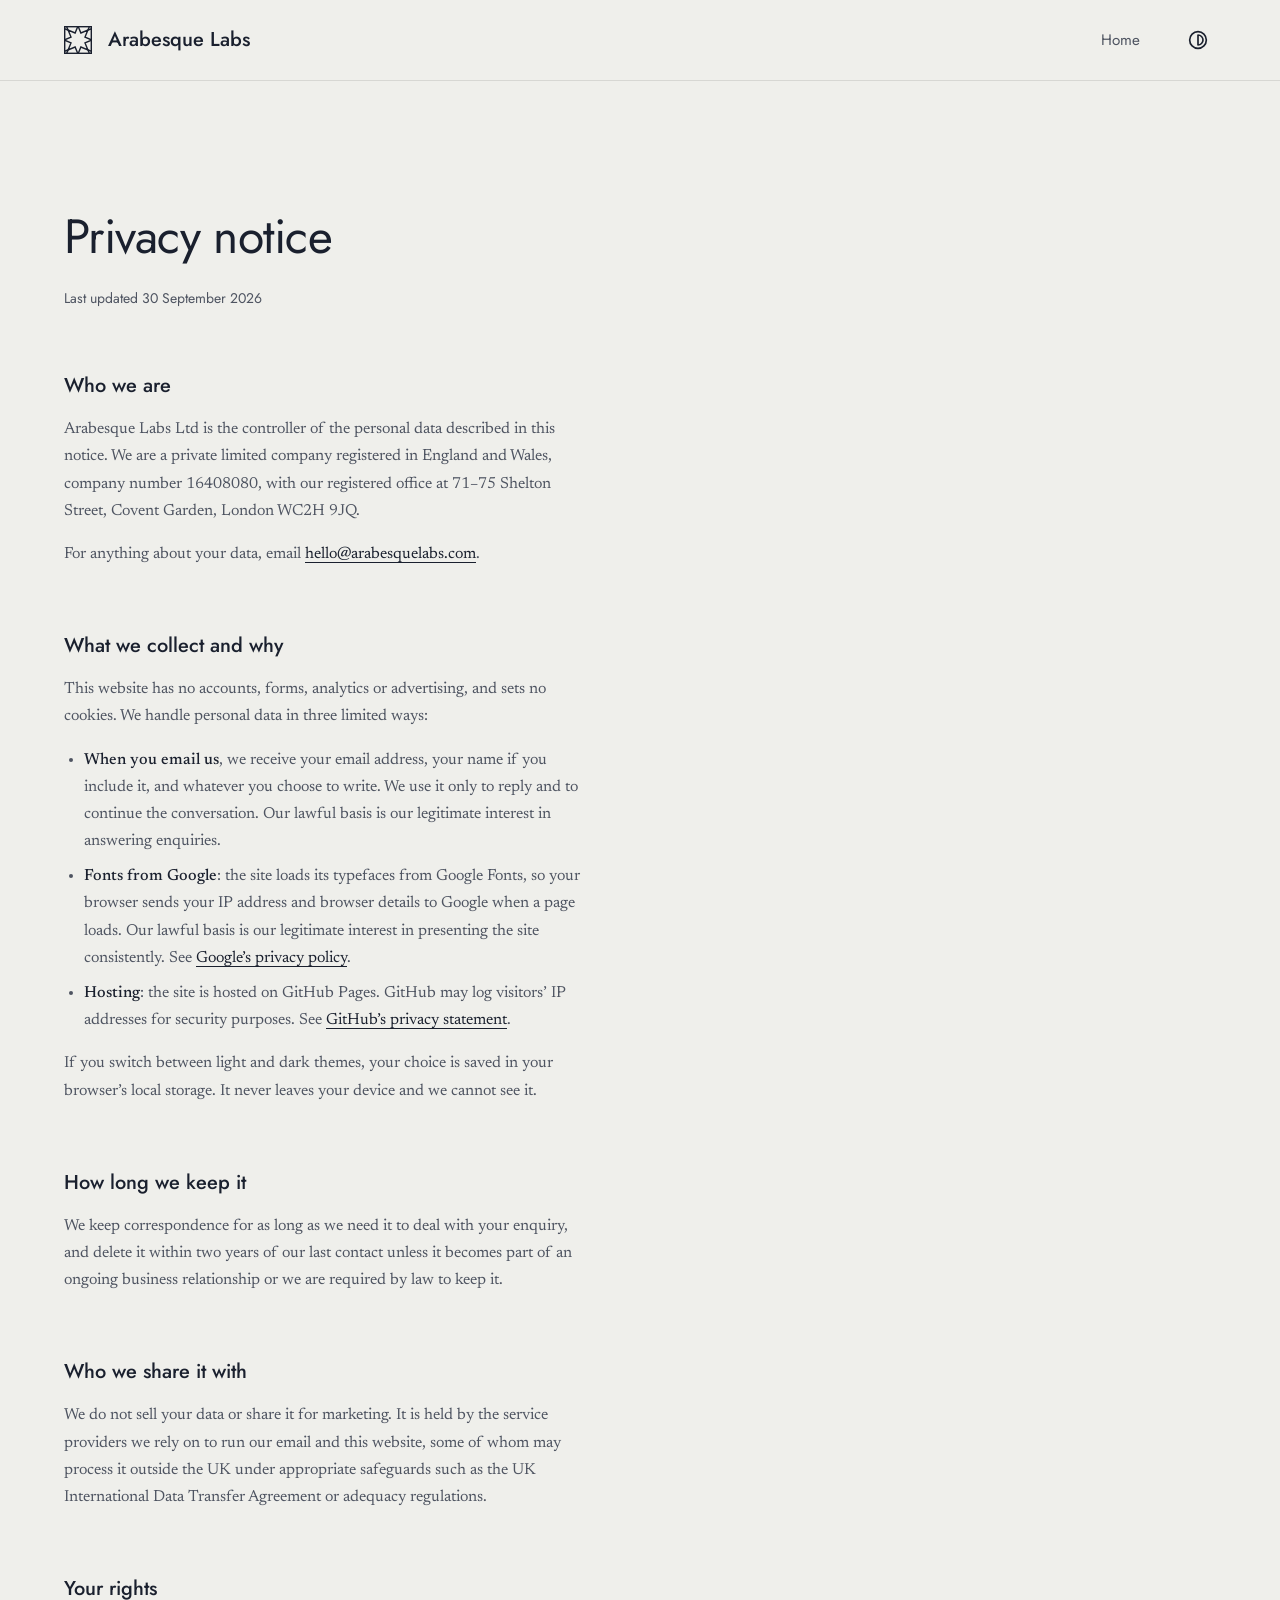
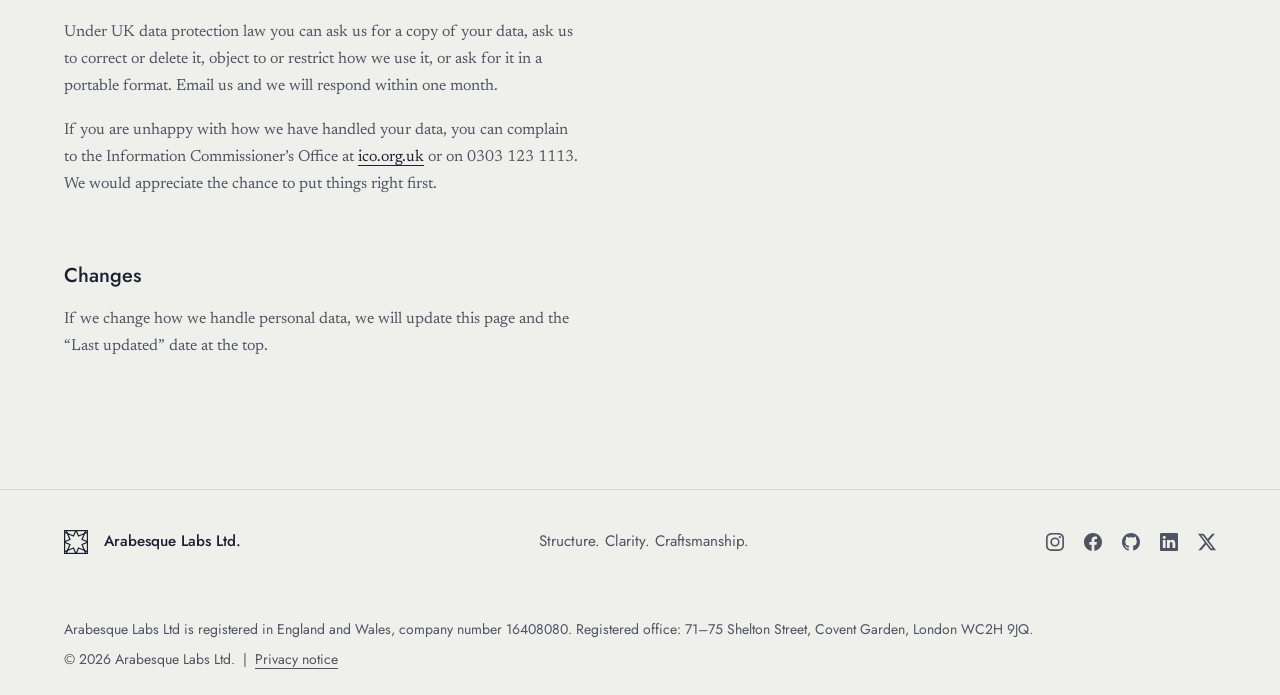
<file: privacy.html>
<!doctype html>
<html lang="en"><head><meta charset="utf-8"><meta name="viewport" content="width=device-width, initial-scale=1"><link rel="stylesheet" href="https://fonts.googleapis.com/css2?family=Jost:wght@400;500&amp;family=Newsreader:ital,opsz,wght@0,6..72,400;1,6..72,400&amp;display=swap" data-precedence="default"><title>Privacy notice — Arabesque Labs</title><meta property="og:type" content="website"><meta property="og:site_name" content="Arabesque Labs"><meta name="twitter:card" content="summary_large_image"><meta name="description" content="How Arabesque Labs Ltd handles personal data when you visit this website or contact us."><meta property="og:title" content="Privacy notice — Arabesque Labs"><meta property="og:description" content="How Arabesque Labs Ltd handles personal data when you visit this website or contact us."><link rel="preconnect" href="https://fonts.googleapis.com"><link rel="preconnect" href="https://fonts.gstatic.com" crossorigin="anonymous"><link rel="icon" href="favicon.svg" type="image/svg+xml"><script>(function(){try{var k="arabesque-theme";var s=localStorage.getItem(k);var d=s==="dark"||(!s&&window.matchMedia("(prefers-color-scheme: dark)").matches);document.documentElement.classList.toggle("dark",d);}catch(e){}})();</script><style>@layer properties {
  @supports (((-webkit-hyphens: none)) and (not (margin-trim: inline))) or ((-moz-orient: inline) and (not (color: rgb(from red r g b)))) {
  *, ::before, ::after, ::backdrop { --tw-translate-x: 0; --tw-translate-y: 0; --tw-translate-z: 0; --tw-rotate-x: initial; --tw-rotate-y: initial; --tw-rotate-z: initial; --tw-skew-x: initial; --tw-skew-y: initial; --tw-space-y-reverse: 0; --tw-space-x-reverse: 0; --tw-border-style: solid; --tw-leading: initial; --tw-font-weight: initial; --tw-tracking: initial; --tw-ordinal: initial; --tw-slashed-zero: initial; --tw-numeric-figure: initial; --tw-numeric-spacing: initial; --tw-numeric-fraction: initial; --tw-shadow: 0 0 #0000; --tw-shadow-color: initial; --tw-shadow-alpha: 100%; --tw-inset-shadow: 0 0 #0000; --tw-inset-shadow-color: initial; --tw-inset-shadow-alpha: 100%; --tw-ring-color: initial; --tw-ring-shadow: 0 0 #0000; --tw-inset-ring-color: initial; --tw-inset-ring-shadow: 0 0 #0000; --tw-ring-inset: initial; --tw-ring-offset-width: 0px; --tw-ring-offset-color: #fff; --tw-ring-offset-shadow: 0 0 #0000; --tw-outline-style: solid; --tw-blur: initial; --tw-brightness: initial; --tw-contrast: initial; --tw-grayscale: initial; --tw-hue-rotate: initial; --tw-invert: initial; --tw-opacity: initial; --tw-saturate: initial; --tw-sepia: initial; --tw-drop-shadow: initial; --tw-drop-shadow-color: initial; --tw-drop-shadow-alpha: 100%; --tw-drop-shadow-size: initial; --tw-duration: initial; --tw-ease: initial; --tw-content: ""; --tw-animation-delay: 0s; --tw-animation-direction: normal; --tw-animation-duration: initial; --tw-animation-fill-mode: none; --tw-animation-iteration-count: 1; --tw-enter-blur: 0; --tw-enter-opacity: 1; --tw-enter-rotate: 0; --tw-enter-scale: 1; --tw-enter-translate-x: 0; --tw-enter-translate-y: 0; --tw-exit-blur: 0; --tw-exit-opacity: 1; --tw-exit-rotate: 0; --tw-exit-scale: 1; --tw-exit-translate-x: 0; --tw-exit-translate-y: 0; }
}
}
@layer theme {
  :root, :host { --font-sans: "Jost", ui-sans-serif, system-ui, sans-serif; --font-mono: ui-monospace, SFMono-Regular, Menlo, Monaco, Consolas, "Liberation Mono",
      "Courier New", monospace; --color-black: #000; --spacing: .25rem; --container-sm: 24rem; --container-md: 28rem; --container-lg: 32rem; --text-xs: .75rem; --text-xs--line-height: calc(1 / .75); --text-sm: .875rem; --text-sm--line-height: calc(1.25 / .875); --text-base: 1rem; --text-base--line-height: calc(1.5 / 1); --text-lg: 1.125rem; --text-lg--line-height: calc(1.75 / 1.125); --text-xl: 1.25rem; --text-xl--line-height: calc(1.75 / 1.25); --text-4xl: 2.25rem; --text-4xl--line-height: calc(2.5 / 2.25); --text-5xl: 3rem; --text-5xl--line-height: 1; --text-6xl: 3.75rem; --text-6xl--line-height: 1; --text-7xl: 4.5rem; --text-7xl--line-height: 1; --font-weight-normal: 400; --font-weight-medium: 500; --font-weight-semibold: 600; --tracking-tight: -.025em; --tracking-widest: .1em; --leading-tight: 1.25; --leading-relaxed: 1.625; --ease-in-out: cubic-bezier(.4, 0, .2, 1); --animate-pulse: pulse 2s cubic-bezier(.4, 0, .6, 1) infinite; --aspect-video: 16 / 9; --default-transition-duration: .15s; --default-transition-timing-function: cubic-bezier(.4, 0, .2, 1); --default-font-family: "Jost", ui-sans-serif, system-ui, sans-serif; --default-mono-font-family: var(--font-mono); --color-background: var(--background); --color-foreground: var(--foreground); --color-accent: var(--accent); --color-border: var(--border); --color-pattern-line: var(--pattern-line); --color-pattern-scaffold: var(--pattern-scaffold); }
}
@layer base {
  *, ::after, ::before, ::backdrop { box-sizing: border-box; border: 0px solid; margin: 0px; padding: 0px; }
  ::file-selector-button { box-sizing: border-box; border: 0px solid; margin: 0px; padding: 0px; }
  html, :host { text-size-adjust: 100%; tab-size: 4; line-height: 1.5; font-family: var(--default-font-family, -apple-system, BlinkMacSystemFont, "Segoe UI", Roboto, "Helvetica Neue", "Noto Sans", Arial, sans-serif, "Apple Color Emoji", "Segoe UI Emoji", "Segoe UI Symbol", "Noto Color Emoji"); font-feature-settings: var(--default-font-feature-settings, normal); font-variation-settings: var(--default-font-variation-settings, normal); -webkit-tap-highlight-color: transparent; }
  hr { height: 0px; color: inherit; border-top-width: 1px; }
  abbr:where([title]) { text-decoration: underline dotted; }
  h1, h2, h3, h4, h5, h6 { font-size: inherit; font-weight: inherit; }
  a { color: inherit; text-decoration: inherit; }
  b, strong { font-weight: bolder; }
  code, kbd, samp, pre { font-family: var(--default-mono-font-family, ui-monospace, SFMono-Regular, Menlo, Monaco, Consolas, "Liberation Mono", "Courier New", monospace); font-feature-settings: var(--default-mono-font-feature-settings, normal); font-variation-settings: var(--default-mono-font-variation-settings, normal); font-size: 1em; }
  small { font-size: 80%; }
  sub, sup { vertical-align: baseline; font-size: 75%; line-height: 0; position: relative; }
  sub { bottom: -0.25em; }
  sup { top: -0.5em; }
  table { text-indent: 0px; border-color: inherit; border-collapse: collapse; }
  progress { vertical-align: baseline; }
  summary { display: list-item; }
  ol, ul, menu { list-style: none; }
  img, svg, video, canvas, audio, iframe, embed, object { vertical-align: middle; display: block; }
  img, video { max-width: 100%; height: auto; }
  button, input, select, optgroup, textarea { font: inherit; letter-spacing: inherit; color: inherit; opacity: 1; background-color: rgba(0, 0, 0, 0); border-radius: 0px; }
  ::file-selector-button { font: inherit; letter-spacing: inherit; color: inherit; opacity: 1; background-color: rgba(0, 0, 0, 0); border-radius: 0px; }
  :where(select:is([multiple], [size])) optgroup { font-weight: bolder; }
  :where(select:is([multiple], [size])) optgroup option { padding-inline-start: 20px; }
  ::file-selector-button { margin-inline-end: 4px; }
  ::placeholder { opacity: 1; }
  @supports (not ((-webkit-appearance: -apple-pay-button))) or (contain-intrinsic-size: 1px) {
  ::placeholder { color: currentcolor; }
  @supports (color: color-mix(in lab, red, red)) {
  ::placeholder { color: color-mix(in oklab, currentcolor, transparent); }
}
}
  textarea { resize: vertical; }
  ::-webkit-search-decoration { appearance: none; }
  ::-webkit-date-and-time-value { min-height: 1lh; text-align: inherit; }
  ::-webkit-datetime-edit { display: inline-flex; }
  ::-webkit-datetime-edit-fields-wrapper { padding: 0px; }
  ::-webkit-datetime-edit { padding-block: 0px; }
  ::-webkit-datetime-edit-year-field { padding-block: 0px; }
  ::-webkit-datetime-edit-month-field { padding-block: 0px; }
  ::-webkit-datetime-edit-day-field { padding-block: 0px; }
  ::-webkit-datetime-edit-hour-field { padding-block: 0px; }
  ::-webkit-datetime-edit-minute-field { padding-block: 0px; }
  ::-webkit-datetime-edit-second-field { padding-block: 0px; }
  ::-webkit-datetime-edit-millisecond-field { padding-block: 0px; }
  ::-webkit-datetime-edit-meridiem-field { padding-block: 0px; }
  ::-webkit-calendar-picker-indicator { line-height: 1; }
  button, input:where([type="button"], [type="reset"], [type="submit"]) { appearance: button; }
  ::file-selector-button { appearance: button; }
  ::-webkit-inner-spin-button { height: auto; }
  ::-webkit-outer-spin-button { height: auto; }
  [hidden]:where(:not([hidden="until-found"])) { display: none !important; }
  * { border-color: var(--color-border); }
  html { scroll-behavior: smooth; }
  @media (prefers-reduced-motion: reduce) {
  html { scroll-behavior: auto; }
}
  body { background-color: var(--color-background); color: var(--color-foreground); font-family: var(--font-sans); font-synthesis-weight: none; -webkit-font-smoothing: antialiased; }
  h1, h2, h3 { text-wrap: balance; }
}
@layer components;
@layer utilities {
  .pointer-events-none { pointer-events: none; }
  .invisible { visibility: hidden; }
  .sr-only { clip-path: inset(50%); white-space: nowrap; border-width: 0px; width: 1px; height: 1px; margin: -1px; padding: 0px; position: absolute; overflow: hidden; }
  .absolute { position: absolute; }
  .fixed { position: fixed; }
  .relative { position: relative; }
  .inset-0 { inset: 0px; }
  .inset-x-0 { inset-inline: 0px; }
  .inset-y-0 { inset-block: 0px; }
  .-top-12 { top: calc(var(--spacing) * -12); }
  .top-0 { top: 0px; }
  .top-1\.5 { top: calc(var(--spacing) * 1.5); }
  .top-1\/2 { top: 50%; }
  .top-3\.5 { top: calc(var(--spacing) * 3.5); }
  .top-4 { top: calc(var(--spacing) * 4); }
  .top-\[1px\] { top: 1px; }
  .top-\[50\%\] { top: 50%; }
  .top-\[60\%\] { top: 60%; }
  .top-full { top: 100%; }
  .-right-12 { right: calc(var(--spacing) * -12); }
  .right-0 { right: 0px; }
  .right-1 { right: var(--spacing); }
  .right-2 { right: calc(var(--spacing) * 2); }
  .right-3 { right: calc(var(--spacing) * 3); }
  .right-4 { right: calc(var(--spacing) * 4); }
  .-bottom-12 { bottom: calc(var(--spacing) * -12); }
  .bottom-0 { bottom: 0px; }
  .-left-12 { left: calc(var(--spacing) * -12); }
  .left-0 { left: 0px; }
  .left-1\/2 { left: 50%; }
  .left-2 { left: calc(var(--spacing) * 2); }
  .left-\[50\%\] { left: 50%; }
  .z-10 { z-index: 10; }
  .z-20 { z-index: 20; }
  .z-50 { z-index: 50; }
  .z-\[1\] { z-index: 1; }
  .m-0 { margin: 0px; }
  .-mx-1 { margin-inline: calc(var(--spacing) * -1); }
  .mx-2 { margin-inline: calc(var(--spacing) * 2); }
  .mx-3\.5 { margin-inline: calc(var(--spacing) * 3.5); }
  .mx-auto { margin-inline: auto; }
  .my-0\.5 { margin-block: calc(var(--spacing) * .5); }
  .my-1 { margin-block: var(--spacing); }
  .-mt-4 { margin-top: calc(var(--spacing) * -4); }
  .mt-1\.5 { margin-top: calc(var(--spacing) * 1.5); }
  .mt-2 { margin-top: calc(var(--spacing) * 2); }
  .mt-3 { margin-top: calc(var(--spacing) * 3); }
  .mt-4 { margin-top: calc(var(--spacing) * 4); }
  .mt-5 { margin-top: calc(var(--spacing) * 5); }
  .mt-6 { margin-top: calc(var(--spacing) * 6); }
  .mt-10 { margin-top: calc(var(--spacing) * 10); }
  .mt-12 { margin-top: calc(var(--spacing) * 12); }
  .mt-16 { margin-top: calc(var(--spacing) * 16); }
  .mt-20 { margin-top: calc(var(--spacing) * 20); }
  .mt-24 { margin-top: calc(var(--spacing) * 24); }
  .mt-auto { margin-top: auto; }
  .mr-2 { margin-right: calc(var(--spacing) * 2); }
  .mb-1 { margin-bottom: var(--spacing); }
  .-ml-4 { margin-left: calc(var(--spacing) * -4); }
  .ml-1 { margin-left: var(--spacing); }
  .ml-auto { margin-left: auto; }
  .block { display: block; }
  .flex { display: flex; }
  .grid { display: grid; }
  .hidden { display: none; }
  .inline-block { display: inline-block; }
  .inline-flex { display: inline-flex; }
  .table { display: table; }
  .aspect-square { aspect-ratio: 1 / 1; }
  .aspect-video { aspect-ratio: var(--aspect-video); }
  .size-\(--cell-size\) { width: var(--cell-size); height: var(--cell-size); }
  .size-4 { width: calc(var(--spacing) * 4); height: calc(var(--spacing) * 4); }
  .size-5 { width: calc(var(--spacing) * 5); height: calc(var(--spacing) * 5); }
  .size-9 { width: calc(var(--spacing) * 9); height: calc(var(--spacing) * 9); }
  .h-\(--cell-size\) { height: var(--cell-size); }
  .h-1\.5 { height: calc(var(--spacing) * 1.5); }
  .h-2 { height: calc(var(--spacing) * 2); }
  .h-2\.5 { height: calc(var(--spacing) * 2.5); }
  .h-3 { height: calc(var(--spacing) * 3); }
  .h-3\.5 { height: calc(var(--spacing) * 3.5); }
  .h-4 { height: calc(var(--spacing) * 4); }
  .h-5 { height: calc(var(--spacing) * 5); }
  .h-7 { height: calc(var(--spacing) * 7); }
  .h-8 { height: calc(var(--spacing) * 8); }
  .h-9 { height: calc(var(--spacing) * 9); }
  .h-10 { height: calc(var(--spacing) * 10); }
  .h-12 { height: calc(var(--spacing) * 12); }
  .h-20 { height: calc(var(--spacing) * 20); }
  .h-\[1px\] { height: 1px; }
  .h-\[var\(--radix-navigation-menu-viewport-height\)\] { height: var(--radix-navigation-menu-viewport-height); }
  .h-\[var\(--radix-select-trigger-height\)\] { height: var(--radix-select-trigger-height); }
  .h-auto { height: auto; }
  .h-full { height: 100%; }
  .h-px { height: 1px; }
  .h-svh { height: 100svh; }
  .max-h-\(--radix-context-menu-content-available-height\) { max-height: var(--radix-context-menu-content-available-height); }
  .max-h-\(--radix-select-content-available-height\) { max-height: var(--radix-select-content-available-height); }
  .max-h-\[300px\] { max-height: 300px; }
  .max-h-\[var\(--radix-dropdown-menu-content-available-height\)\] { max-height: var(--radix-dropdown-menu-content-available-height); }
  .min-h-0 { min-height: 0px; }
  .min-h-\[60px\] { min-height: 60px; }
  .min-h-screen { min-height: 100vh; }
  .min-h-svh { min-height: 100svh; }
  .w-\(--cell-size\) { width: var(--cell-size); }
  .w-\(--sidebar-width\) { width: var(--sidebar-width); }
  .w-0 { width: 0px; }
  .w-1 { width: var(--spacing); }
  .w-2 { width: calc(var(--spacing) * 2); }
  .w-2\.5 { width: calc(var(--spacing) * 2.5); }
  .w-3 { width: calc(var(--spacing) * 3); }
  .w-3\.5 { width: calc(var(--spacing) * 3.5); }
  .w-3\/4 { width: 75%; }
  .w-4 { width: calc(var(--spacing) * 4); }
  .w-5 { width: calc(var(--spacing) * 5); }
  .w-7 { width: calc(var(--spacing) * 7); }
  .w-8 { width: calc(var(--spacing) * 8); }
  .w-9 { width: calc(var(--spacing) * 9); }
  .w-10 { width: calc(var(--spacing) * 10); }
  .w-64 { width: calc(var(--spacing) * 64); }
  .w-72 { width: calc(var(--spacing) * 72); }
  .w-\[1px\] { width: 1px; }
  .w-\[19rem\] { width: 19rem; }
  .w-\[100px\] { width: 100px; }
  .w-auto { width: auto; }
  .w-fit { width: fit-content; }
  .w-full { width: 100%; }
  .w-max { width: max-content; }
  .w-px { width: 1px; }
  .max-w-\(--skeleton-width\) { max-width: var(--skeleton-width); }
  .max-w-\[14ch\] { max-width: 14ch; }
  .max-w-\[15ch\] { max-width: 15ch; }
  .max-w-\[16ch\] { max-width: 16ch; }
  .max-w-\[24ch\] { max-width: 24ch; }
  .max-w-\[30ch\] { max-width: 30ch; }
  .max-w-\[34ch\] { max-width: 34ch; }
  .max-w-\[42ch\] { max-width: 42ch; }
  .max-w-\[44ch\] { max-width: 44ch; }
  .max-w-\[52ch\] { max-width: 52ch; }
  .max-w-\[260px\] { max-width: 260px; }
  .max-w-\[1500px\] { max-width: 1500px; }
  .max-w-lg { max-width: var(--container-lg); }
  .max-w-max { max-width: max-content; }
  .max-w-md { max-width: var(--container-md); }
  .min-w-\(--cell-size\) { min-width: var(--cell-size); }
  .min-w-0 { min-width: 0px; }
  .min-w-5 { min-width: calc(var(--spacing) * 5); }
  .min-w-8 { min-width: calc(var(--spacing) * 8); }
  .min-w-9 { min-width: calc(var(--spacing) * 9); }
  .min-w-10 { min-width: calc(var(--spacing) * 10); }
  .min-w-\[8rem\] { min-width: 8rem; }
  .min-w-\[12rem\] { min-width: 12rem; }
  .min-w-\[var\(--radix-select-trigger-width\)\] { min-width: var(--radix-select-trigger-width); }
  .flex-1 { flex: 1 1 0%; }
  .shrink-0 { flex-shrink: 0; }
  .grow { flex-grow: 1; }
  .grow-0 { flex-grow: 0; }
  .basis-full { flex-basis: 100%; }
  .caption-bottom { caption-side: bottom; }
  .border-collapse { border-collapse: collapse; }
  .origin-\(--radix-context-menu-content-transform-origin\) { transform-origin: var(--radix-context-menu-content-transform-origin); }
  .origin-\(--radix-dropdown-menu-content-transform-origin\) { transform-origin: var(--radix-dropdown-menu-content-transform-origin); }
  .origin-\(--radix-hover-card-content-transform-origin\) { transform-origin: var(--radix-hover-card-content-transform-origin); }
  .origin-\(--radix-menubar-content-transform-origin\) { transform-origin: var(--radix-menubar-content-transform-origin); }
  .origin-\(--radix-popover-content-transform-origin\) { transform-origin: var(--radix-popover-content-transform-origin); }
  .origin-\(--radix-select-content-transform-origin\) { transform-origin: var(--radix-select-content-transform-origin); }
  .origin-\(--radix-tooltip-content-transform-origin\) { transform-origin: var(--radix-tooltip-content-transform-origin); }
  .-translate-x-1\/2 { --tw-translate-x: calc(calc(1 / 2 * 100%) * -1); translate: var(--tw-translate-x) var(--tw-translate-y); }
  .-translate-x-px { --tw-translate-x: -1px; translate: var(--tw-translate-x) var(--tw-translate-y); }
  .translate-x-\[-50\%\] { --tw-translate-x: -50%; translate: var(--tw-translate-x) var(--tw-translate-y); }
  .translate-x-px { --tw-translate-x: 1px; translate: var(--tw-translate-x) var(--tw-translate-y); }
  .-translate-y-1\/2 { --tw-translate-y: calc(calc(1 / 2 * 100%) * -1); translate: var(--tw-translate-x) var(--tw-translate-y); }
  .translate-y-\[-50\%\] { --tw-translate-y: -50%; translate: var(--tw-translate-x) var(--tw-translate-y); }
  .rotate-45 { rotate: 45deg; }
  .rotate-90 { rotate: 90deg; }
  .transform { transform: var(--tw-rotate-x, ) var(--tw-rotate-y, ) var(--tw-rotate-z, ) var(--tw-skew-x, ) var(--tw-skew-y, ); }
  .animate-caret-blink { animation: 1.25s ease-out 0s infinite normal none running caret-blink; }
  .animate-in { animation: enter var(--tw-animation-duration, var(--tw-duration, .15s))var(--tw-ease, ease)var(--tw-animation-delay, 0s)var(--tw-animation-iteration-count, 1)var(--tw-animation-direction, normal)var(--tw-animation-fill-mode, none); }
  .animate-pulse { animation: var(--animate-pulse); }
  .cursor-default { cursor: default; }
  .cursor-pointer { cursor: pointer; }
  .touch-none { touch-action: none; }
  .list-none { list-style-type: none; }
  .grid-cols-1 { grid-template-columns: repeat(1, minmax(0px, 1fr)); }
  .flex-col { flex-direction: column; }
  .flex-col-reverse { flex-direction: column-reverse; }
  .flex-row { flex-direction: row; }
  .flex-wrap { flex-wrap: wrap; }
  .place-content-center { place-content: center; }
  .items-center { align-items: center; }
  .items-end { align-items: flex-end; }
  .items-start { align-items: flex-start; }
  .items-stretch { align-items: stretch; }
  .justify-between { justify-content: space-between; }
  .justify-center { justify-content: center; }
  .gap-1 { gap: var(--spacing); }
  .gap-1\.5 { gap: calc(var(--spacing) * 1.5); }
  .gap-2 { gap: calc(var(--spacing) * 2); }
  .gap-4 { gap: calc(var(--spacing) * 4); }
  .gap-5 { gap: calc(var(--spacing) * 5); }
  .gap-6 { gap: calc(var(--spacing) * 6); }
  .gap-8 { gap: calc(var(--spacing) * 8); }
  .gap-10 { gap: calc(var(--spacing) * 10); }
  .gap-12 { gap: calc(var(--spacing) * 12); }
  .gap-14 { gap: calc(var(--spacing) * 14); }
  .gap-16 { gap: calc(var(--spacing) * 16); }
  :where(.space-y-1\.5 > :not(:last-child)) { --tw-space-y-reverse: 0; margin-block-start: calc(calc(var(--spacing) * 1.5) * var(--tw-space-y-reverse)); margin-block-end: calc(calc(var(--spacing) * 1.5) * calc(1 - var(--tw-space-y-reverse))); }
  :where(.space-y-2 > :not(:last-child)) { --tw-space-y-reverse: 0; margin-block-start: calc(calc(var(--spacing) * 2) * var(--tw-space-y-reverse)); margin-block-end: calc(calc(var(--spacing) * 2) * calc(1 - var(--tw-space-y-reverse))); }
  :where(.space-y-7 > :not(:last-child)) { --tw-space-y-reverse: 0; margin-block-start: calc(calc(var(--spacing) * 7) * var(--tw-space-y-reverse)); margin-block-end: calc(calc(var(--spacing) * 7) * calc(1 - var(--tw-space-y-reverse))); }
  :where(.space-x-1 > :not(:last-child)) { --tw-space-x-reverse: 0; margin-inline-start: calc(var(--spacing) * var(--tw-space-x-reverse)); margin-inline-end: calc(var(--spacing) * calc(1 - var(--tw-space-x-reverse))); }
  .overflow-auto { overflow: auto; }
  .overflow-hidden { overflow: hidden; }
  .overflow-x-hidden { overflow-x: hidden; }
  .overflow-y-auto { overflow-y: auto; }
  .rounded-\[2px\] { border-radius: 2px; }
  .rounded-\[inherit\] { border-radius: inherit; }
  .rounded-full { border-radius: 3.40282e+38px; }
  .rounded-lg { border-radius: calc(var(--radius) + 2px); }
  .rounded-md { border-radius: var(--radius); }
  .rounded-none { border-radius: 0px; }
  .rounded-sm { border-radius: calc(var(--radius) - 1px); }
  .rounded-xl { border-radius: calc(var(--radius) + 6px); }
  .rounded-t-\[10px\] { border-top-left-radius: 10px; border-top-right-radius: 10px; }
  .rounded-l-md { border-top-left-radius: var(--radius); border-bottom-left-radius: var(--radius); }
  .rounded-tl-sm { border-top-left-radius: calc(var(--radius) - 1px); }
  .rounded-r-md { border-top-right-radius: var(--radius); border-bottom-right-radius: var(--radius); }
  .border { border-style: var(--tw-border-style); border-width: 1px; }
  .border-2 { border-style: var(--tw-border-style); border-width: 2px; }
  .border-\[1\.5px\] { border-style: var(--tw-border-style); border-width: 1.5px; }
  .border-y { border-block-style: var(--tw-border-style); border-block-width: 1px; }
  .border-t { border-top-style: var(--tw-border-style); border-top-width: 1px; }
  .border-r { border-right-style: var(--tw-border-style); border-right-width: 1px; }
  .border-b { border-bottom-style: var(--tw-border-style); border-bottom-width: 1px; }
  .border-l { border-left-style: var(--tw-border-style); border-left-width: 1px; }
  .border-dashed { --tw-border-style: dashed; border-style: dashed; }
  .border-\(--color-border\) { border-color: var(--color-border); }
  .border-border { border-color: var(--border); }
  .border-border\/50 { border-color: var(--border); }
  @supports (color: color-mix(in lab, red, red)) {
  .border-border\/50 { border-color: color-mix(in oklab, var(--border) 50%, transparent); }
}
  .border-destructive\/50 { border-color: var(--destructive); }
  @supports (color: color-mix(in lab, red, red)) {
  .border-destructive\/50 { border-color: color-mix(in oklab, var(--destructive) 50%, transparent); }
}
  .border-input { border-color: var(--input); }
  .border-primary { border-color: var(--primary); }
  .border-primary\/50 { border-color: var(--primary); }
  @supports (color: color-mix(in lab, red, red)) {
  .border-primary\/50 { border-color: color-mix(in oklab, var(--primary) 50%, transparent); }
}
  .border-sidebar-border { border-color: var(--sidebar-border); }
  .border-transparent { border-color: rgba(0, 0, 0, 0); }
  .border-t-transparent { border-top-color: rgba(0, 0, 0, 0); }
  .border-l-transparent { border-left-color: rgba(0, 0, 0, 0); }
  .bg-\(--color-bg\) { background-color: var(--color-bg); }
  .bg-accent { background-color: var(--accent); }
  .bg-background { background-color: var(--background); }
  .bg-black\/80 { background-color: rgba(0, 0, 0, 0.8); }
  @supports (color: color-mix(in lab, red, red)) {
  .bg-black\/80 { background-color: color-mix(in oklab, var(--color-black) 80%, transparent); }
}
  .bg-border { background-color: var(--border); }
  .bg-card { background-color: var(--card); }
  .bg-destructive { background-color: var(--destructive); }
  .bg-foreground { background-color: var(--foreground); }
  .bg-foreground\/60 { background-color: var(--foreground); }
  @supports (color: color-mix(in lab, red, red)) {
  .bg-foreground\/60 { background-color: color-mix(in oklab, var(--foreground) 60%, transparent); }
}
  .bg-muted { background-color: var(--muted); }
  .bg-muted\/50 { background-color: var(--muted); }
  @supports (color: color-mix(in lab, red, red)) {
  .bg-muted\/50 { background-color: color-mix(in oklab, var(--muted) 50%, transparent); }
}
  .bg-popover { background-color: var(--popover); }
  .bg-primary { background-color: var(--primary); }
  .bg-primary\/10 { background-color: var(--primary); }
  @supports (color: color-mix(in lab, red, red)) {
  .bg-primary\/10 { background-color: color-mix(in oklab, var(--primary) 10%, transparent); }
}
  .bg-primary\/20 { background-color: var(--primary); }
  @supports (color: color-mix(in lab, red, red)) {
  .bg-primary\/20 { background-color: color-mix(in oklab, var(--primary) 20%, transparent); }
}
  .bg-secondary { background-color: var(--secondary); }
  .bg-sidebar { background-color: var(--sidebar); }
  .bg-sidebar-border { background-color: var(--sidebar-border); }
  .bg-transparent { background-color: rgba(0, 0, 0, 0); }
  .fill-current { fill: currentcolor; }
  .fill-primary { fill: var(--primary); }
  .p-0 { padding: 0px; }
  .p-1 { padding: var(--spacing); }
  .p-2 { padding: calc(var(--spacing) * 2); }
  .p-3 { padding: calc(var(--spacing) * 3); }
  .p-4 { padding: calc(var(--spacing) * 4); }
  .p-6 { padding: calc(var(--spacing) * 6); }
  .p-\[1px\] { padding: 1px; }
  .px-\(--cell-size\) { padding-inline: var(--cell-size); }
  .px-1 { padding-inline: var(--spacing); }
  .px-1\.5 { padding-inline: calc(var(--spacing) * 1.5); }
  .px-2 { padding-inline: calc(var(--spacing) * 2); }
  .px-2\.5 { padding-inline: calc(var(--spacing) * 2.5); }
  .px-3 { padding-inline: calc(var(--spacing) * 3); }
  .px-4 { padding-inline: calc(var(--spacing) * 4); }
  .px-6 { padding-inline: calc(var(--spacing) * 6); }
  .px-7 { padding-inline: calc(var(--spacing) * 7); }
  .px-8 { padding-inline: calc(var(--spacing) * 8); }
  .py-0\.5 { padding-block: calc(var(--spacing) * .5); }
  .py-1 { padding-block: var(--spacing); }
  .py-1\.5 { padding-block: calc(var(--spacing) * 1.5); }
  .py-2 { padding-block: calc(var(--spacing) * 2); }
  .py-3 { padding-block: calc(var(--spacing) * 3); }
  .py-3\.5 { padding-block: calc(var(--spacing) * 3.5); }
  .py-4 { padding-block: calc(var(--spacing) * 4); }
  .py-6 { padding-block: calc(var(--spacing) * 6); }
  .py-10 { padding-block: calc(var(--spacing) * 10); }
  .py-24 { padding-block: calc(var(--spacing) * 24); }
  .pt-0 { padding-top: 0px; }
  .pt-3 { padding-top: calc(var(--spacing) * 3); }
  .pt-4 { padding-top: calc(var(--spacing) * 4); }
  .pt-20 { padding-top: calc(var(--spacing) * 20); }
  .pr-1 { padding-right: var(--spacing); }
  .pr-2 { padding-right: calc(var(--spacing) * 2); }
  .pr-2\.5 { padding-right: calc(var(--spacing) * 2.5); }
  .pr-8 { padding-right: calc(var(--spacing) * 8); }
  .pb-3 { padding-bottom: calc(var(--spacing) * 3); }
  .pb-4 { padding-bottom: calc(var(--spacing) * 4); }
  .pb-24 { padding-bottom: calc(var(--spacing) * 24); }
  .pl-2 { padding-left: calc(var(--spacing) * 2); }
  .pl-2\.5 { padding-left: calc(var(--spacing) * 2.5); }
  .pl-4 { padding-left: calc(var(--spacing) * 4); }
  .pl-8 { padding-left: calc(var(--spacing) * 8); }
  .text-center { text-align: center; }
  .text-left { text-align: left; }
  .align-middle { vertical-align: middle; }
  .font-mono { font-family: var(--font-mono); }
  .font-serif { font-family: Newsreader, ui-serif, Georgia, serif; }
  .text-7xl { font-size: var(--text-7xl); line-height: var(--tw-leading, var(--text-7xl--line-height)); }
  .text-base { font-size: var(--text-base); line-height: var(--tw-leading, var(--text-base--line-height)); }
  .text-lg { font-size: var(--text-lg); line-height: var(--tw-leading, var(--text-lg--line-height)); }
  .text-sm { font-size: var(--text-sm); line-height: var(--tw-leading, var(--text-sm--line-height)); }
  .text-xl { font-size: var(--text-xl); line-height: var(--tw-leading, var(--text-xl--line-height)); }
  .text-xs { font-size: var(--text-xs); line-height: var(--tw-leading, var(--text-xs--line-height)); }
  .text-\[0\.8rem\] { font-size: 0.8rem; }
  .text-\[0\.95rem\] { font-size: 0.95rem; }
  .text-\[1\.7rem\] { font-size: 1.7rem; }
  .text-\[2\.1rem\] { font-size: 2.1rem; }
  .text-\[2\.6rem\] { font-size: 2.6rem; }
  .leading-\[1\.7\] { --tw-leading: 1.7; line-height: 1.7; }
  .leading-\[1\.08\] { --tw-leading: 1.08; line-height: 1.08; }
  .leading-\[1\.15\] { --tw-leading: 1.15; line-height: 1.15; }
  .leading-none { --tw-leading: 1; line-height: 1; }
  .leading-relaxed { --tw-leading: var(--leading-relaxed); line-height: var(--leading-relaxed); }
  .leading-tight { --tw-leading: var(--leading-tight); line-height: var(--leading-tight); }
  .font-medium { --tw-font-weight: var(--font-weight-medium); font-weight: var(--font-weight-medium); }
  .font-normal { --tw-font-weight: var(--font-weight-normal); font-weight: var(--font-weight-normal); }
  .font-semibold { --tw-font-weight: var(--font-weight-semibold); font-weight: var(--font-weight-semibold); }
  .tracking-\[-0\.01em\] { --tw-tracking: -.01em; letter-spacing: -0.01em; }
  .tracking-\[-0\.015em\] { --tw-tracking: -.015em; letter-spacing: -0.015em; }
  .tracking-tight { --tw-tracking: var(--tracking-tight); letter-spacing: var(--tracking-tight); }
  .tracking-widest { --tw-tracking: var(--tracking-widest); letter-spacing: var(--tracking-widest); }
  .break-words { overflow-wrap: break-word; }
  .whitespace-nowrap { white-space: nowrap; }
  .text-accent { color: var(--accent); }
  .text-accent-foreground { color: var(--accent-foreground); }
  .text-card-foreground { color: var(--card-foreground); }
  .text-current { color: currentcolor; }
  .text-destructive { color: var(--destructive); }
  .text-destructive-foreground { color: var(--destructive-foreground); }
  .text-foreground { color: var(--foreground); }
  .text-muted-foreground { color: var(--muted-foreground); }
  .text-popover-foreground { color: var(--popover-foreground); }
  .text-primary { color: var(--primary); }
  .text-primary-foreground { color: var(--primary-foreground); }
  .text-secondary-foreground { color: var(--secondary-foreground); }
  .text-sidebar-foreground { color: var(--sidebar-foreground); }
  .text-sidebar-foreground\/70 { color: var(--sidebar-foreground); }
  @supports (color: color-mix(in lab, red, red)) {
  .text-sidebar-foreground\/70 { color: color-mix(in oklab, var(--sidebar-foreground) 70%, transparent); }
}
  .italic { font-style: italic; }
  .tabular-nums { --tw-numeric-spacing: tabular-nums; font-variant-numeric: var(--tw-ordinal, ) var(--tw-slashed-zero, ) var(--tw-numeric-figure, ) var(--tw-numeric-spacing, ) var(--tw-numeric-fraction, ); }
  .underline { text-decoration-line: underline; }
  .decoration-1 { text-decoration-thickness: 1px; }
  .underline-offset-4 { text-underline-offset: 4px; }
  .underline-offset-\[7px\] { text-underline-offset: 7px; }
  .underline-offset-\[10px\] { text-underline-offset: 10px; }
  .opacity-0 { opacity: 0; }
  .opacity-50 { opacity: 0.5; }
  .opacity-60 { opacity: 0.6; }
  .opacity-70 { opacity: 0.7; }
  .shadow { --tw-shadow: 0 1px 3px 0 var(--tw-shadow-color, #0000001a), 0 1px 2px -1px var(--tw-shadow-color, #0000001a); box-shadow: var(--tw-inset-shadow), var(--tw-inset-ring-shadow), var(--tw-ring-offset-shadow), var(--tw-ring-shadow), var(--tw-shadow); }
  .shadow-\[0_0_0_1px_var\(--sidebar-border\)\] { --tw-shadow: 0 0 0 1px var(--tw-shadow-color, var(--sidebar-border)); box-shadow: var(--tw-inset-shadow), var(--tw-inset-ring-shadow), var(--tw-ring-offset-shadow), var(--tw-ring-shadow), var(--tw-shadow); }
  .shadow-lg { --tw-shadow: 0 10px 15px -3px var(--tw-shadow-color, #0000001a), 0 4px 6px -4px var(--tw-shadow-color, #0000001a); box-shadow: var(--tw-inset-shadow), var(--tw-inset-ring-shadow), var(--tw-ring-offset-shadow), var(--tw-ring-shadow), var(--tw-shadow); }
  .shadow-md { --tw-shadow: 0 4px 6px -1px var(--tw-shadow-color, #0000001a), 0 2px 4px -2px var(--tw-shadow-color, #0000001a); box-shadow: var(--tw-inset-shadow), var(--tw-inset-ring-shadow), var(--tw-ring-offset-shadow), var(--tw-ring-shadow), var(--tw-shadow); }
  .shadow-none { --tw-shadow: 0 0 #0000; box-shadow: var(--tw-inset-shadow), var(--tw-inset-ring-shadow), var(--tw-ring-offset-shadow), var(--tw-ring-shadow), var(--tw-shadow); }
  .shadow-sm { --tw-shadow: 0 1px 3px 0 var(--tw-shadow-color, #0000001a), 0 1px 2px -1px var(--tw-shadow-color, #0000001a); box-shadow: var(--tw-inset-shadow), var(--tw-inset-ring-shadow), var(--tw-ring-offset-shadow), var(--tw-ring-shadow), var(--tw-shadow); }
  .shadow-xl { --tw-shadow: 0 20px 25px -5px var(--tw-shadow-color, #0000001a), 0 8px 10px -6px var(--tw-shadow-color, #0000001a); box-shadow: var(--tw-inset-shadow), var(--tw-inset-ring-shadow), var(--tw-ring-offset-shadow), var(--tw-ring-shadow), var(--tw-shadow); }
  .shadow-xs { --tw-shadow: 0 1px 2px 0 var(--tw-shadow-color, #0000000d); box-shadow: var(--tw-inset-shadow), var(--tw-inset-ring-shadow), var(--tw-ring-offset-shadow), var(--tw-ring-shadow), var(--tw-shadow); }
  .ring-0 { --tw-ring-shadow: var(--tw-ring-inset, ) 0 0 0 calc(0px + var(--tw-ring-offset-width)) var(--tw-ring-color, currentcolor); box-shadow: var(--tw-inset-shadow), var(--tw-inset-ring-shadow), var(--tw-ring-offset-shadow), var(--tw-ring-shadow), var(--tw-shadow); }
  .ring-1 { --tw-ring-shadow: var(--tw-ring-inset, ) 0 0 0 calc(1px + var(--tw-ring-offset-width)) var(--tw-ring-color, currentcolor); box-shadow: var(--tw-inset-shadow), var(--tw-inset-ring-shadow), var(--tw-ring-offset-shadow), var(--tw-ring-shadow), var(--tw-shadow); }
  .ring-ring { --tw-ring-color: var(--ring); }
  .ring-sidebar-ring { --tw-ring-color: var(--sidebar-ring); }
  .ring-offset-background { --tw-ring-offset-color: var(--background); }
  .outline { outline-style: var(--tw-outline-style); outline-width: 1px; }
  .filter { filter: var(--tw-blur, ) var(--tw-brightness, ) var(--tw-contrast, ) var(--tw-grayscale, ) var(--tw-hue-rotate, ) var(--tw-invert, ) var(--tw-saturate, ) var(--tw-sepia, ) var(--tw-drop-shadow, ); }
  .transition { transition-property: color, background-color, border-color, outline-color, text-decoration-color, fill, stroke, --tw-gradient-from, --tw-gradient-via, --tw-gradient-to, opacity, box-shadow, transform, translate, scale, rotate, filter, -webkit-backdrop-filter, backdrop-filter, display, content-visibility, overlay, pointer-events; transition-timing-function: var(--tw-ease, var(--default-transition-timing-function)); transition-duration: var(--tw-duration, var(--default-transition-duration)); }
  .transition-\[left\,right\,width\] { transition-property: left, right, width; transition-timing-function: var(--tw-ease, var(--default-transition-timing-function)); transition-duration: var(--tw-duration, var(--default-transition-duration)); }
  .transition-\[margin\,opacity\] { transition-property: margin, opacity; transition-timing-function: var(--tw-ease, var(--default-transition-timing-function)); transition-duration: var(--tw-duration, var(--default-transition-duration)); }
  .transition-\[width\,height\,padding\] { transition-property: width, height, padding; transition-timing-function: var(--tw-ease, var(--default-transition-timing-function)); transition-duration: var(--tw-duration, var(--default-transition-duration)); }
  .transition-\[width\] { transition-property: width; transition-timing-function: var(--tw-ease, var(--default-transition-timing-function)); transition-duration: var(--tw-duration, var(--default-transition-duration)); }
  .transition-all { transition-property: all; transition-timing-function: var(--tw-ease, var(--default-transition-timing-function)); transition-duration: var(--tw-duration, var(--default-transition-duration)); }
  .transition-colors { transition-property: color, background-color, border-color, outline-color, text-decoration-color, fill, stroke, --tw-gradient-from, --tw-gradient-via, --tw-gradient-to; transition-timing-function: var(--tw-ease, var(--default-transition-timing-function)); transition-duration: var(--tw-duration, var(--default-transition-duration)); }
  .transition-opacity { transition-property: opacity; transition-timing-function: var(--tw-ease, var(--default-transition-timing-function)); transition-duration: var(--tw-duration, var(--default-transition-duration)); }
  .transition-transform { transition-property: transform, translate, scale, rotate; transition-timing-function: var(--tw-ease, var(--default-transition-timing-function)); transition-duration: var(--tw-duration, var(--default-transition-duration)); }
  .duration-200 { --tw-duration: .2s; transition-duration: 0.2s; }
  .duration-300 { --tw-duration: .3s; transition-duration: 0.3s; }
  .duration-1000 { --tw-duration: 1s; transition-duration: 1s; }
  .ease-in-out { --tw-ease: var(--ease-in-out); transition-timing-function: var(--ease-in-out); }
  .ease-linear { --tw-ease: linear; transition-timing-function: linear; }
  .fade-in-0 { --tw-enter-opacity: 0; }
  .outline-none { --tw-outline-style: none; outline-style: none; }
  .select-none { user-select: none; }
  .zoom-in-95 { --tw-enter-scale: .95; }
  .\[--cell-size\:2rem\] { --cell-size: 2rem; }
  .group-focus-within\/menu-item\:opacity-100:is(:where(.group\/menu-item):focus-within *) { opacity: 1; }
  @media (hover: hover) {
  .group-hover\/menu-item\:opacity-100:is(:where(.group\/menu-item):hover *) { opacity: 1; }
}
  .group-has-\[\[data-sidebar\=menu-action\]\]\/menu-item\:pr-8:is(:where(.group\/menu-item):has([data-sidebar="menu-action"]) *) { padding-right: calc(var(--spacing) * 8); }
  .group-data-\[collapsible\=icon\]\:-mt-8:is(:where(.group)[data-collapsible="icon"] *) { margin-top: calc(var(--spacing) * -8); }
  .group-data-\[collapsible\=icon\]\:hidden:is(:where(.group)[data-collapsible="icon"] *) { display: none; }
  .group-data-\[collapsible\=icon\]\:\!size-8:is(:where(.group)[data-collapsible="icon"] *) { width: calc(var(--spacing) * 8) !important; height: calc(var(--spacing) * 8) !important; }
  .group-data-\[collapsible\=icon\]\:w-\(--sidebar-width-icon\):is(:where(.group)[data-collapsible="icon"] *) { width: var(--sidebar-width-icon); }
  .group-data-\[collapsible\=icon\]\:w-\[calc\(var\(--sidebar-width-icon\)_\+_theme\(spacing\.4\)\)\]:is(:where(.group)[data-collapsible="icon"] *) { width: calc(var(--sidebar-width-icon) + 1rem); }
  .group-data-\[collapsible\=icon\]\:w-\[calc\(var\(--sidebar-width-icon\)_\+_theme\(spacing\.4\)_\+2px\)\]:is(:where(.group)[data-collapsible="icon"] *) { width: calc(var(--sidebar-width-icon) + 1rem + 2px); }
  .group-data-\[collapsible\=icon\]\:overflow-hidden:is(:where(.group)[data-collapsible="icon"] *) { overflow: hidden; }
  .group-data-\[collapsible\=icon\]\:\!p-0:is(:where(.group)[data-collapsible="icon"] *) { padding: 0px !important; }
  .group-data-\[collapsible\=icon\]\:\!p-2:is(:where(.group)[data-collapsible="icon"] *) { padding: calc(var(--spacing) * 2) !important; }
  .group-data-\[collapsible\=icon\]\:opacity-0:is(:where(.group)[data-collapsible="icon"] *) { opacity: 0; }
  .group-data-\[collapsible\=offcanvas\]\:right-\[calc\(var\(--sidebar-width\)\*-1\)\]:is(:where(.group)[data-collapsible="offcanvas"] *) { right: calc(var(--sidebar-width) * -1); }
  .group-data-\[collapsible\=offcanvas\]\:left-\[calc\(var\(--sidebar-width\)\*-1\)\]:is(:where(.group)[data-collapsible="offcanvas"] *) { left: calc(var(--sidebar-width) * -1); }
  .group-data-\[collapsible\=offcanvas\]\:w-0:is(:where(.group)[data-collapsible="offcanvas"] *) { width: 0px; }
  .group-data-\[collapsible\=offcanvas\]\:translate-x-0:is(:where(.group)[data-collapsible="offcanvas"] *) { --tw-translate-x: 0px; translate: var(--tw-translate-x) var(--tw-translate-y); }
  .group-data-\[focused\=true\]\/day\:relative:is(:where(.group\/day)[data-focused="true"] *) { position: relative; }
  .group-data-\[focused\=true\]\/day\:z-10:is(:where(.group\/day)[data-focused="true"] *) { z-index: 10; }
  .group-data-\[focused\=true\]\/day\:border-ring:is(:where(.group\/day)[data-focused="true"] *) { border-color: var(--ring); }
  .group-data-\[focused\=true\]\/day\:ring-\[3px\]:is(:where(.group\/day)[data-focused="true"] *) { --tw-ring-shadow: var(--tw-ring-inset, ) 0 0 0 calc(3px + var(--tw-ring-offset-width)) var(--tw-ring-color, currentcolor); box-shadow: var(--tw-inset-shadow), var(--tw-inset-ring-shadow), var(--tw-ring-offset-shadow), var(--tw-ring-shadow), var(--tw-shadow); }
  .group-data-\[focused\=true\]\/day\:ring-ring\/50:is(:where(.group\/day)[data-focused="true"] *) { --tw-ring-color: var(--ring); }
  @supports (color: color-mix(in lab, red, red)) {
  .group-data-\[focused\=true\]\/day\:ring-ring\/50:is(:where(.group\/day)[data-focused="true"] *) { --tw-ring-color: color-mix(in oklab, var(--ring) 50%, transparent); }
}
  .group-data-\[side\=left\]\:-right-4:is(:where(.group)[data-side="left"] *) { right: calc(var(--spacing) * -4); }
  .group-data-\[side\=left\]\:border-r:is(:where(.group)[data-side="left"] *) { border-right-style: var(--tw-border-style); border-right-width: 1px; }
  .group-data-\[side\=right\]\:left-0:is(:where(.group)[data-side="right"] *) { left: 0px; }
  .group-data-\[side\=right\]\:rotate-180:is(:where(.group)[data-side="right"] *) { rotate: 180deg; }
  .group-data-\[side\=right\]\:border-l:is(:where(.group)[data-side="right"] *) { border-left-style: var(--tw-border-style); border-left-width: 1px; }
  .group-data-\[state\=open\]\:rotate-180:is(:where(.group)[data-state="open"] *) { rotate: 180deg; }
  .group-data-\[variant\=floating\]\:rounded-lg:is(:where(.group)[data-variant="floating"] *) { border-radius: calc(var(--radius) + 2px); }
  .group-data-\[variant\=floating\]\:border:is(:where(.group)[data-variant="floating"] *) { border-style: var(--tw-border-style); border-width: 1px; }
  .group-data-\[variant\=floating\]\:border-sidebar-border:is(:where(.group)[data-variant="floating"] *) { border-color: var(--sidebar-border); }
  .group-data-\[variant\=floating\]\:shadow:is(:where(.group)[data-variant="floating"] *) { --tw-shadow: 0 1px 3px 0 var(--tw-shadow-color, #0000001a), 0 1px 2px -1px var(--tw-shadow-color, #0000001a); box-shadow: var(--tw-inset-shadow), var(--tw-inset-ring-shadow), var(--tw-ring-offset-shadow), var(--tw-ring-shadow), var(--tw-shadow); }
  .group-\[\.toast\]\:bg-muted:is(:where(.group).toast *) { background-color: var(--muted); }
  .group-\[\.toast\]\:bg-primary:is(:where(.group).toast *) { background-color: var(--primary); }
  .group-\[\.toast\]\:text-muted-foreground:is(:where(.group).toast *) { color: var(--muted-foreground); }
  .group-\[\.toast\]\:text-primary-foreground:is(:where(.group).toast *) { color: var(--primary-foreground); }
  .group-\[\.toaster\]\:border-border:is(:where(.group).toaster *) { border-color: var(--border); }
  .group-\[\.toaster\]\:bg-background:is(:where(.group).toaster *) { background-color: var(--background); }
  .group-\[\.toaster\]\:text-foreground:is(:where(.group).toaster *) { color: var(--foreground); }
  .group-\[\.toaster\]\:shadow-lg:is(:where(.group).toaster *) { --tw-shadow: 0 10px 15px -3px var(--tw-shadow-color, #0000001a), 0 4px 6px -4px var(--tw-shadow-color, #0000001a); box-shadow: var(--tw-inset-shadow), var(--tw-inset-ring-shadow), var(--tw-ring-offset-shadow), var(--tw-ring-shadow), var(--tw-shadow); }
  @media (hover: hover) {
  .peer-hover\/menu-button\:text-sidebar-accent-foreground:is(:where(.peer\/menu-button):hover ~ *) { color: var(--sidebar-accent-foreground); }
}
  .peer-disabled\:cursor-not-allowed:is(:where(.peer):disabled ~ *) { cursor: not-allowed; }
  .peer-disabled\:opacity-70:is(:where(.peer):disabled ~ *) { opacity: 0.7; }
  .peer-data-\[active\=true\]\/menu-button\:text-sidebar-accent-foreground:is(:where(.peer\/menu-button)[data-active="true"] ~ *) { color: var(--sidebar-accent-foreground); }
  .peer-data-\[size\=default\]\/menu-button\:top-1\.5:is(:where(.peer\/menu-button)[data-size="default"] ~ *) { top: calc(var(--spacing) * 1.5); }
  .peer-data-\[size\=lg\]\/menu-button\:top-2\.5:is(:where(.peer\/menu-button)[data-size="lg"] ~ *) { top: calc(var(--spacing) * 2.5); }
  .peer-data-\[size\=sm\]\/menu-button\:top-1:is(:where(.peer\/menu-button)[data-size="sm"] ~ *) { top: var(--spacing); }
  .file\:border-0::file-selector-button { border-style: var(--tw-border-style); border-width: 0px; }
  .file\:bg-transparent::file-selector-button { background-color: rgba(0, 0, 0, 0); }
  .file\:text-sm::file-selector-button { font-size: var(--text-sm); line-height: var(--tw-leading, var(--text-sm--line-height)); }
  .file\:font-medium::file-selector-button { --tw-font-weight: var(--font-weight-medium); font-weight: var(--font-weight-medium); }
  .file\:text-foreground::file-selector-button { color: var(--foreground); }
  .placeholder\:text-muted-foreground::placeholder { color: var(--muted-foreground); }
  .after\:absolute::after { content: var(--tw-content); position: absolute; }
  .after\:-inset-2::after { content: var(--tw-content); inset: calc(var(--spacing) * -2); }
  .after\:inset-y-0::after { content: var(--tw-content); inset-block: 0px; }
  .after\:left-1\/2::after { content: var(--tw-content); left: 50%; }
  .after\:w-1::after { content: var(--tw-content); width: var(--spacing); }
  .after\:w-\[2px\]::after { content: var(--tw-content); width: 2px; }
  .after\:-translate-x-1\/2::after { content: var(--tw-content); --tw-translate-x: calc(calc(1 / 2 * 100%) * -1); translate: var(--tw-translate-x) var(--tw-translate-y); }
  .group-data-\[collapsible\=offcanvas\]\:after\:left-full:is(:where(.group)[data-collapsible="offcanvas"] *)::after { content: var(--tw-content); left: 100%; }
  .first\:rounded-l-md:first-child { border-top-left-radius: var(--radius); border-bottom-left-radius: var(--radius); }
  .first\:border-l:first-child { border-left-style: var(--tw-border-style); border-left-width: 1px; }
  .last\:rounded-r-md:last-child { border-top-right-radius: var(--radius); border-bottom-right-radius: var(--radius); }
  @media (hover: hover) {
  .hover\:bg-accent:hover { background-color: var(--accent); }
  .hover\:bg-destructive\/80:hover { background-color: var(--destructive); }
  @supports (color: color-mix(in lab, red, red)) {
  .hover\:bg-destructive\/80:hover { background-color: color-mix(in oklab, var(--destructive) 80%, transparent); }
}
  .hover\:bg-destructive\/90:hover { background-color: var(--destructive); }
  @supports (color: color-mix(in lab, red, red)) {
  .hover\:bg-destructive\/90:hover { background-color: color-mix(in oklab, var(--destructive) 90%, transparent); }
}
  .hover\:bg-muted:hover, .hover\:bg-muted\/50:hover { background-color: var(--muted); }
  @supports (color: color-mix(in lab, red, red)) {
  .hover\:bg-muted\/50:hover { background-color: color-mix(in oklab, var(--muted) 50%, transparent); }
}
  .hover\:bg-primary\/80:hover { background-color: var(--primary); }
  @supports (color: color-mix(in lab, red, red)) {
  .hover\:bg-primary\/80:hover { background-color: color-mix(in oklab, var(--primary) 80%, transparent); }
}
  .hover\:bg-primary\/90:hover { background-color: var(--primary); }
  @supports (color: color-mix(in lab, red, red)) {
  .hover\:bg-primary\/90:hover { background-color: color-mix(in oklab, var(--primary) 90%, transparent); }
}
  .hover\:bg-secondary\/80:hover { background-color: var(--secondary); }
  @supports (color: color-mix(in lab, red, red)) {
  .hover\:bg-secondary\/80:hover { background-color: color-mix(in oklab, var(--secondary) 80%, transparent); }
}
  .hover\:bg-sidebar-accent:hover { background-color: var(--sidebar-accent); }
  .hover\:text-accent:hover { color: var(--accent); }
  .hover\:text-accent-foreground:hover { color: var(--accent-foreground); }
  .hover\:text-foreground:hover { color: var(--foreground); }
  .hover\:text-muted-foreground:hover { color: var(--muted-foreground); }
  .hover\:text-sidebar-accent-foreground:hover { color: var(--sidebar-accent-foreground); }
  .hover\:underline:hover { text-decoration-line: underline; }
  .hover\:opacity-90:hover { opacity: 0.9; }
  .hover\:opacity-100:hover { opacity: 1; }
  .hover\:shadow-\[0_0_0_1px_var\(--sidebar-accent\)\]:hover { --tw-shadow: 0 0 0 1px var(--tw-shadow-color, var(--sidebar-accent)); box-shadow: var(--tw-inset-shadow), var(--tw-inset-ring-shadow), var(--tw-ring-offset-shadow), var(--tw-ring-shadow), var(--tw-shadow); }
  .group-data-\[collapsible\=offcanvas\]\:hover\:bg-sidebar:is(:where(.group)[data-collapsible="offcanvas"] *):hover { background-color: var(--sidebar); }
  .hover\:after\:bg-sidebar-border:hover::after { content: var(--tw-content); background-color: var(--sidebar-border); }
}
  .focus\:bg-accent:focus { background-color: var(--accent); }
  .focus\:text-accent-foreground:focus { color: var(--accent-foreground); }
  .focus\:ring-1:focus { --tw-ring-shadow: var(--tw-ring-inset, ) 0 0 0 calc(1px + var(--tw-ring-offset-width)) var(--tw-ring-color, currentcolor); box-shadow: var(--tw-inset-shadow), var(--tw-inset-ring-shadow), var(--tw-ring-offset-shadow), var(--tw-ring-shadow), var(--tw-shadow); }
  .focus\:ring-2:focus { --tw-ring-shadow: var(--tw-ring-inset, ) 0 0 0 calc(2px + var(--tw-ring-offset-width)) var(--tw-ring-color, currentcolor); box-shadow: var(--tw-inset-shadow), var(--tw-inset-ring-shadow), var(--tw-ring-offset-shadow), var(--tw-ring-shadow), var(--tw-shadow); }
  .focus\:ring-ring:focus { --tw-ring-color: var(--ring); }
  .focus\:ring-offset-2:focus { --tw-ring-offset-width: 2px; --tw-ring-offset-shadow: var(--tw-ring-inset, ) 0 0 0 var(--tw-ring-offset-width) var(--tw-ring-offset-color); }
  .focus\:outline-none:focus { --tw-outline-style: none; outline-style: none; }
  .focus-visible\:ring-1:focus-visible { --tw-ring-shadow: var(--tw-ring-inset, ) 0 0 0 calc(1px + var(--tw-ring-offset-width)) var(--tw-ring-color, currentcolor); box-shadow: var(--tw-inset-shadow), var(--tw-inset-ring-shadow), var(--tw-ring-offset-shadow), var(--tw-ring-shadow), var(--tw-shadow); }
  .focus-visible\:ring-2:focus-visible { --tw-ring-shadow: var(--tw-ring-inset, ) 0 0 0 calc(2px + var(--tw-ring-offset-width)) var(--tw-ring-color, currentcolor); box-shadow: var(--tw-inset-shadow), var(--tw-inset-ring-shadow), var(--tw-ring-offset-shadow), var(--tw-ring-shadow), var(--tw-shadow); }
  .focus-visible\:ring-ring:focus-visible { --tw-ring-color: var(--ring); }
  .focus-visible\:ring-sidebar-ring:focus-visible { --tw-ring-color: var(--sidebar-ring); }
  .focus-visible\:ring-offset-1:focus-visible { --tw-ring-offset-width: 1px; --tw-ring-offset-shadow: var(--tw-ring-inset, ) 0 0 0 var(--tw-ring-offset-width) var(--tw-ring-offset-color); }
  .focus-visible\:ring-offset-2:focus-visible { --tw-ring-offset-width: 2px; --tw-ring-offset-shadow: var(--tw-ring-inset, ) 0 0 0 var(--tw-ring-offset-width) var(--tw-ring-offset-color); }
  .focus-visible\:ring-offset-background:focus-visible { --tw-ring-offset-color: var(--background); }
  .focus-visible\:outline-2:focus-visible { outline-style: var(--tw-outline-style); outline-width: 2px; }
  .focus-visible\:outline-offset-2:focus-visible { outline-offset: 2px; }
  .focus-visible\:outline-offset-4:focus-visible { outline-offset: 4px; }
  .focus-visible\:outline-ring:focus-visible { outline-color: var(--ring); }
  .focus-visible\:outline-none:focus-visible { --tw-outline-style: none; outline-style: none; }
  .active\:bg-sidebar-accent:active { background-color: var(--sidebar-accent); }
  .active\:text-sidebar-accent-foreground:active { color: var(--sidebar-accent-foreground); }
  .disabled\:pointer-events-none:disabled { pointer-events: none; }
  .disabled\:cursor-not-allowed:disabled { cursor: not-allowed; }
  .disabled\:opacity-50:disabled { opacity: 0.5; }
  .has-focus\:border-ring:has(:focus) { border-color: var(--ring); }
  .has-focus\:ring-\[3px\]:has(:focus) { --tw-ring-shadow: var(--tw-ring-inset, ) 0 0 0 calc(3px + var(--tw-ring-offset-width)) var(--tw-ring-color, currentcolor); box-shadow: var(--tw-inset-shadow), var(--tw-inset-ring-shadow), var(--tw-ring-offset-shadow), var(--tw-ring-shadow), var(--tw-shadow); }
  .has-focus\:ring-ring\/50:has(:focus) { --tw-ring-color: var(--ring); }
  @supports (color: color-mix(in lab, red, red)) {
  .has-focus\:ring-ring\/50:has(:focus) { --tw-ring-color: color-mix(in oklab, var(--ring) 50%, transparent); }
}
  .has-\[\:disabled\]\:opacity-50:has(:disabled) { opacity: 0.5; }
  .has-\[\[data-variant\=inset\]\]\:bg-sidebar:has([data-variant="inset"]) { background-color: var(--sidebar); }
  .aria-disabled\:pointer-events-none[aria-disabled="true"] { pointer-events: none; }
  .aria-disabled\:opacity-50[aria-disabled="true"] { opacity: 0.5; }
  .aria-selected\:text-muted-foreground[aria-selected="true"] { color: var(--muted-foreground); }
  .data-\[active\=true\]\:bg-sidebar-accent[data-active="true"] { background-color: var(--sidebar-accent); }
  .data-\[active\=true\]\:font-medium[data-active="true"] { --tw-font-weight: var(--font-weight-medium); font-weight: var(--font-weight-medium); }
  .data-\[active\=true\]\:text-sidebar-accent-foreground[data-active="true"] { color: var(--sidebar-accent-foreground); }
  .data-\[disabled\]\:pointer-events-none[data-disabled] { pointer-events: none; }
  .data-\[disabled\]\:opacity-50[data-disabled] { opacity: 0.5; }
  .data-\[disabled\=true\]\:pointer-events-none[data-disabled="true"] { pointer-events: none; }
  .data-\[disabled\=true\]\:opacity-50[data-disabled="true"] { opacity: 0.5; }
  .data-\[motion\=from-end\]\:slide-in-from-right-52[data-motion="from-end"] { --tw-enter-translate-x: calc(52*var(--spacing)); }
  .data-\[motion\=from-start\]\:slide-in-from-left-52[data-motion="from-start"] { --tw-enter-translate-x: calc(52*var(--spacing)*-1); }
  .data-\[motion\=to-end\]\:slide-out-to-right-52[data-motion="to-end"] { --tw-exit-translate-x: calc(52*var(--spacing)); }
  .data-\[motion\=to-start\]\:slide-out-to-left-52[data-motion="to-start"] { --tw-exit-translate-x: calc(52*var(--spacing)*-1); }
  .data-\[motion\^\=from-\]\:animate-in[data-motion^="from-"] { animation: enter var(--tw-animation-duration, var(--tw-duration, .15s))var(--tw-ease, ease)var(--tw-animation-delay, 0s)var(--tw-animation-iteration-count, 1)var(--tw-animation-direction, normal)var(--tw-animation-fill-mode, none); }
  .data-\[motion\^\=from-\]\:fade-in[data-motion^="from-"] { --tw-enter-opacity: 0; }
  .data-\[motion\^\=to-\]\:animate-out[data-motion^="to-"] { animation: exit var(--tw-animation-duration, var(--tw-duration, .15s))var(--tw-ease, ease)var(--tw-animation-delay, 0s)var(--tw-animation-iteration-count, 1)var(--tw-animation-direction, normal)var(--tw-animation-fill-mode, none); }
  .data-\[motion\^\=to-\]\:fade-out[data-motion^="to-"] { --tw-exit-opacity: 0; }
  .data-\[panel-group-direction\=vertical\]\:h-px[data-panel-group-direction="vertical"] { height: 1px; }
  .data-\[panel-group-direction\=vertical\]\:w-full[data-panel-group-direction="vertical"] { width: 100%; }
  .data-\[panel-group-direction\=vertical\]\:flex-col[data-panel-group-direction="vertical"] { flex-direction: column; }
  .data-\[panel-group-direction\=vertical\]\:after\:left-0[data-panel-group-direction="vertical"]::after { content: var(--tw-content); left: 0px; }
  .data-\[panel-group-direction\=vertical\]\:after\:h-1[data-panel-group-direction="vertical"]::after { content: var(--tw-content); height: var(--spacing); }
  .data-\[panel-group-direction\=vertical\]\:after\:w-full[data-panel-group-direction="vertical"]::after { content: var(--tw-content); width: 100%; }
  .data-\[panel-group-direction\=vertical\]\:after\:translate-x-0[data-panel-group-direction="vertical"]::after { content: var(--tw-content); --tw-translate-x: 0px; translate: var(--tw-translate-x) var(--tw-translate-y); }
  .data-\[panel-group-direction\=vertical\]\:after\:-translate-y-1\/2[data-panel-group-direction="vertical"]::after { content: var(--tw-content); --tw-translate-y: calc(calc(1 / 2 * 100%) * -1); translate: var(--tw-translate-x) var(--tw-translate-y); }
  .data-\[placeholder\]\:text-muted-foreground[data-placeholder] { color: var(--muted-foreground); }
  .data-\[range-end\=true\]\:rounded-md[data-range-end="true"] { border-radius: var(--radius); }
  .data-\[range-end\=true\]\:bg-primary[data-range-end="true"] { background-color: var(--primary); }
  .data-\[range-end\=true\]\:text-primary-foreground[data-range-end="true"] { color: var(--primary-foreground); }
  .data-\[range-middle\=true\]\:rounded-none[data-range-middle="true"] { border-radius: 0px; }
  .data-\[range-middle\=true\]\:bg-accent[data-range-middle="true"] { background-color: var(--accent); }
  .data-\[range-middle\=true\]\:text-accent-foreground[data-range-middle="true"] { color: var(--accent-foreground); }
  .data-\[range-start\=true\]\:rounded-md[data-range-start="true"] { border-radius: var(--radius); }
  .data-\[range-start\=true\]\:bg-primary[data-range-start="true"] { background-color: var(--primary); }
  .data-\[range-start\=true\]\:text-primary-foreground[data-range-start="true"] { color: var(--primary-foreground); }
  .data-\[selected-single\=true\]\:bg-primary[data-selected-single="true"] { background-color: var(--primary); }
  .data-\[selected-single\=true\]\:text-primary-foreground[data-selected-single="true"] { color: var(--primary-foreground); }
  .data-\[selected\=true\]\:rounded-none[data-selected="true"] { border-radius: 0px; }
  .data-\[selected\=true\]\:bg-accent[data-selected="true"] { background-color: var(--accent); }
  .data-\[selected\=true\]\:text-accent-foreground[data-selected="true"] { color: var(--accent-foreground); }
  .data-\[side\=bottom\]\:translate-y-1[data-side="bottom"] { --tw-translate-y: var(--spacing); translate: var(--tw-translate-x) var(--tw-translate-y); }
  .data-\[side\=bottom\]\:slide-in-from-top-2[data-side="bottom"] { --tw-enter-translate-y: calc(2*var(--spacing)*-1); }
  .data-\[side\=left\]\:-translate-x-1[data-side="left"] { --tw-translate-x: calc(var(--spacing) * -1); translate: var(--tw-translate-x) var(--tw-translate-y); }
  .data-\[side\=left\]\:slide-in-from-right-2[data-side="left"] { --tw-enter-translate-x: calc(2*var(--spacing)); }
  .data-\[side\=right\]\:translate-x-1[data-side="right"] { --tw-translate-x: var(--spacing); translate: var(--tw-translate-x) var(--tw-translate-y); }
  .data-\[side\=right\]\:slide-in-from-left-2[data-side="right"] { --tw-enter-translate-x: calc(2*var(--spacing)*-1); }
  .data-\[side\=top\]\:-translate-y-1[data-side="top"] { --tw-translate-y: calc(var(--spacing) * -1); translate: var(--tw-translate-x) var(--tw-translate-y); }
  .data-\[side\=top\]\:slide-in-from-bottom-2[data-side="top"] { --tw-enter-translate-y: calc(2*var(--spacing)); }
  .data-\[state\=active\]\:bg-background[data-state="active"] { background-color: var(--background); }
  .data-\[state\=active\]\:text-foreground[data-state="active"] { color: var(--foreground); }
  .data-\[state\=active\]\:shadow[data-state="active"] { --tw-shadow: 0 1px 3px 0 var(--tw-shadow-color, #0000001a), 0 1px 2px -1px var(--tw-shadow-color, #0000001a); box-shadow: var(--tw-inset-shadow), var(--tw-inset-ring-shadow), var(--tw-ring-offset-shadow), var(--tw-ring-shadow), var(--tw-shadow); }
  .data-\[state\=checked\]\:translate-x-4[data-state="checked"] { --tw-translate-x: calc(var(--spacing) * 4); translate: var(--tw-translate-x) var(--tw-translate-y); }
  .data-\[state\=checked\]\:bg-primary[data-state="checked"] { background-color: var(--primary); }
  .data-\[state\=checked\]\:text-primary-foreground[data-state="checked"] { color: var(--primary-foreground); }
  .data-\[state\=closed\]\:animate-accordion-up[data-state="closed"] { animation: accordion-up var(--tw-animation-duration, var(--tw-duration, .2s))var(--tw-ease, ease-out)var(--tw-animation-delay, 0s)var(--tw-animation-iteration-count, 1)var(--tw-animation-direction, normal)var(--tw-animation-fill-mode, none); }
  .data-\[state\=closed\]\:animate-out[data-state="closed"] { animation: exit var(--tw-animation-duration, var(--tw-duration, .15s))var(--tw-ease, ease)var(--tw-animation-delay, 0s)var(--tw-animation-iteration-count, 1)var(--tw-animation-direction, normal)var(--tw-animation-fill-mode, none); }
  .data-\[state\=closed\]\:duration-300[data-state="closed"] { --tw-duration: .3s; transition-duration: 0.3s; }
  .data-\[state\=closed\]\:fade-out-0[data-state="closed"] { --tw-exit-opacity: 0; }
  .data-\[state\=closed\]\:zoom-out-95[data-state="closed"] { --tw-exit-scale: .95; }
  .data-\[state\=closed\]\:slide-out-to-bottom[data-state="closed"] { --tw-exit-translate-y: 100%; }
  .data-\[state\=closed\]\:slide-out-to-left[data-state="closed"] { --tw-exit-translate-x: -100%; }
  .data-\[state\=closed\]\:slide-out-to-right[data-state="closed"] { --tw-exit-translate-x: 100%; }
  .data-\[state\=closed\]\:slide-out-to-top[data-state="closed"] { --tw-exit-translate-y: -100%; }
  .data-\[state\=hidden\]\:animate-out[data-state="hidden"] { animation: exit var(--tw-animation-duration, var(--tw-duration, .15s))var(--tw-ease, ease)var(--tw-animation-delay, 0s)var(--tw-animation-iteration-count, 1)var(--tw-animation-direction, normal)var(--tw-animation-fill-mode, none); }
  .data-\[state\=hidden\]\:fade-out[data-state="hidden"] { --tw-exit-opacity: 0; }
  .data-\[state\=on\]\:bg-accent[data-state="on"] { background-color: var(--accent); }
  .data-\[state\=on\]\:text-accent-foreground[data-state="on"] { color: var(--accent-foreground); }
  .data-\[state\=open\]\:animate-accordion-down[data-state="open"] { animation: accordion-down var(--tw-animation-duration, var(--tw-duration, .2s))var(--tw-ease, ease-out)var(--tw-animation-delay, 0s)var(--tw-animation-iteration-count, 1)var(--tw-animation-direction, normal)var(--tw-animation-fill-mode, none); }
  .data-\[state\=open\]\:animate-in[data-state="open"] { animation: enter var(--tw-animation-duration, var(--tw-duration, .15s))var(--tw-ease, ease)var(--tw-animation-delay, 0s)var(--tw-animation-iteration-count, 1)var(--tw-animation-direction, normal)var(--tw-animation-fill-mode, none); }
  .data-\[state\=open\]\:bg-accent[data-state="open"] { background-color: var(--accent); }
  .data-\[state\=open\]\:bg-accent\/50[data-state="open"] { background-color: var(--accent); }
  @supports (color: color-mix(in lab, red, red)) {
  .data-\[state\=open\]\:bg-accent\/50[data-state="open"] { background-color: color-mix(in oklab, var(--accent) 50%, transparent); }
}
  .data-\[state\=open\]\:bg-secondary[data-state="open"] { background-color: var(--secondary); }
  .data-\[state\=open\]\:text-accent-foreground[data-state="open"] { color: var(--accent-foreground); }
  .data-\[state\=open\]\:text-muted-foreground[data-state="open"] { color: var(--muted-foreground); }
  .data-\[state\=open\]\:opacity-100[data-state="open"] { opacity: 1; }
  .data-\[state\=open\]\:duration-500[data-state="open"] { --tw-duration: .5s; transition-duration: 0.5s; }
  .data-\[state\=open\]\:fade-in-0[data-state="open"] { --tw-enter-opacity: 0; }
  .data-\[state\=open\]\:zoom-in-90[data-state="open"] { --tw-enter-scale: .9; }
  .data-\[state\=open\]\:zoom-in-95[data-state="open"] { --tw-enter-scale: .95; }
  .data-\[state\=open\]\:slide-in-from-bottom[data-state="open"] { --tw-enter-translate-y: 100%; }
  .data-\[state\=open\]\:slide-in-from-left[data-state="open"] { --tw-enter-translate-x: -100%; }
  .data-\[state\=open\]\:slide-in-from-right[data-state="open"] { --tw-enter-translate-x: 100%; }
  .data-\[state\=open\]\:slide-in-from-top[data-state="open"] { --tw-enter-translate-y: -100%; }
  @media (hover: hover) {
  .data-\[state\=open\]\:hover\:bg-accent[data-state="open"]:hover { background-color: var(--accent); }
  .data-\[state\=open\]\:hover\:bg-sidebar-accent[data-state="open"]:hover { background-color: var(--sidebar-accent); }
  .data-\[state\=open\]\:hover\:text-sidebar-accent-foreground[data-state="open"]:hover { color: var(--sidebar-accent-foreground); }
}
  .data-\[state\=open\]\:focus\:bg-accent[data-state="open"]:focus { background-color: var(--accent); }
  .data-\[state\=selected\]\:bg-muted[data-state="selected"] { background-color: var(--muted); }
  .data-\[state\=unchecked\]\:translate-x-0[data-state="unchecked"] { --tw-translate-x: 0px; translate: var(--tw-translate-x) var(--tw-translate-y); }
  .data-\[state\=unchecked\]\:bg-input[data-state="unchecked"] { background-color: var(--input); }
  .data-\[state\=visible\]\:animate-in[data-state="visible"] { animation: enter var(--tw-animation-duration, var(--tw-duration, .15s))var(--tw-ease, ease)var(--tw-animation-delay, 0s)var(--tw-animation-iteration-count, 1)var(--tw-animation-direction, normal)var(--tw-animation-fill-mode, none); }
  .data-\[state\=visible\]\:fade-in[data-state="visible"] { --tw-enter-opacity: 0; }
  @media (width >= 900px) {
  .nav\:flex { display: flex; }
  .nav\:hidden { display: none; }
}
  @media (width >= 40rem) {
  .sm\:mt-0 { margin-top: 0px; }
  .sm\:flex { display: flex; }
  .sm\:max-w-sm { max-width: var(--container-sm); }
  .sm\:grid-cols-2 { grid-template-columns: repeat(2, minmax(0px, 1fr)); }
  .sm\:grid-cols-3 { grid-template-columns: repeat(3, minmax(0px, 1fr)); }
  .sm\:flex-row { flex-direction: row; }
  .sm\:items-center { align-items: center; }
  .sm\:justify-between { justify-content: space-between; }
  .sm\:justify-end { justify-content: flex-end; }
  .sm\:gap-2\.5 { gap: calc(var(--spacing) * 2.5); }
  .sm\:gap-6 { gap: calc(var(--spacing) * 6); }
  .sm\:gap-8 { gap: calc(var(--spacing) * 8); }
  .sm\:gap-10 { gap: calc(var(--spacing) * 10); }
  :where(.sm\:space-x-2 > :not(:last-child)) { --tw-space-x-reverse: 0; margin-inline-start: calc(calc(var(--spacing) * 2) * var(--tw-space-x-reverse)); margin-inline-end: calc(calc(var(--spacing) * 2) * calc(1 - var(--tw-space-x-reverse))); }
  .sm\:rounded-lg { border-radius: calc(var(--radius) + 2px); }
  .sm\:px-10 { padding-inline: calc(var(--spacing) * 10); }
  .sm\:py-32 { padding-block: calc(var(--spacing) * 32); }
  .sm\:pt-32 { padding-top: calc(var(--spacing) * 32); }
  .sm\:pb-36 { padding-bottom: calc(var(--spacing) * 36); }
  .sm\:text-left { text-align: left; }
  .sm\:text-4xl { font-size: var(--text-4xl); line-height: var(--tw-leading, var(--text-4xl--line-height)); }
  .sm\:text-5xl { font-size: var(--text-5xl); line-height: var(--tw-leading, var(--text-5xl--line-height)); }
  .sm\:text-6xl { font-size: var(--text-6xl); line-height: var(--tw-leading, var(--text-6xl--line-height)); }
  .sm\:text-xl { font-size: var(--text-xl); line-height: var(--tw-leading, var(--text-xl--line-height)); }
}
  @media (width >= 48rem) {
  .md\:absolute { position: absolute; }
  .md\:block { display: block; }
  .md\:flex { display: flex; }
  .md\:w-\[var\(--radix-navigation-menu-viewport-width\)\] { width: var(--radix-navigation-menu-viewport-width); }
  .md\:w-auto { width: auto; }
  .md\:flex-row { flex-direction: row; }
  .md\:text-sm { font-size: var(--text-sm); line-height: var(--tw-leading, var(--text-sm--line-height)); }
  .md\:opacity-0 { opacity: 0; }
  .md\:peer-data-\[variant\=inset\]\:m-2:is(:where(.peer)[data-variant="inset"] ~ *) { margin: calc(var(--spacing) * 2); }
  .md\:peer-data-\[variant\=inset\]\:ml-0:is(:where(.peer)[data-variant="inset"] ~ *) { margin-left: 0px; }
  .md\:peer-data-\[variant\=inset\]\:rounded-xl:is(:where(.peer)[data-variant="inset"] ~ *) { border-radius: calc(var(--radius) + 6px); }
  .md\:peer-data-\[variant\=inset\]\:shadow:is(:where(.peer)[data-variant="inset"] ~ *) { --tw-shadow: 0 1px 3px 0 var(--tw-shadow-color, #0000001a), 0 1px 2px -1px var(--tw-shadow-color, #0000001a); box-shadow: var(--tw-inset-shadow), var(--tw-inset-ring-shadow), var(--tw-ring-offset-shadow), var(--tw-ring-shadow), var(--tw-shadow); }
  .md\:peer-data-\[state\=collapsed\]\:peer-data-\[variant\=inset\]\:ml-2:is(:where(.peer)[data-state="collapsed"] ~ *):is(:where(.peer)[data-variant="inset"] ~ *) { margin-left: calc(var(--spacing) * 2); }
}
  .after\:md\:hidden::after { content: var(--tw-content); }
  @media (width >= 48rem) {
  .after\:md\:hidden::after { display: none; }
}
  @media (width >= 64rem) {
  .lg\:block { display: block; }
  .lg\:hidden { display: none; }
  .lg\:grid-cols-2 { grid-template-columns: repeat(2, minmax(0px, 1fr)); }
  .lg\:grid-cols-4 { grid-template-columns: repeat(4, minmax(0px, 1fr)); }
  .lg\:items-baseline { align-items: baseline; }
  .lg\:gap-20 { gap: calc(var(--spacing) * 20); }
  .lg\:px-16 { padding-inline: calc(var(--spacing) * 16); }
  .lg\:text-7xl { font-size: var(--text-7xl); line-height: var(--tw-leading, var(--text-7xl--line-height)); }
}
  .dark\:border-destructive:is(.dark *) { border-color: var(--destructive); }
  .\[\&_\.recharts-cartesian-axis-tick_text\]\:fill-muted-foreground .recharts-cartesian-axis-tick text { fill: var(--muted-foreground); }
  .\[\&_\.recharts-cartesian-grid_line\[stroke\=\'\#ccc\'\]\]\:stroke-border\/50 .recharts-cartesian-grid line[stroke="#ccc"] { stroke: var(--border); }
  @supports (color: color-mix(in lab, red, red)) {
  .\[\&_\.recharts-cartesian-grid_line\[stroke\=\'\#ccc\'\]\]\:stroke-border\/50 .recharts-cartesian-grid line[stroke="#ccc"] { stroke: color-mix(in oklab, var(--border) 50%, transparent); }
}
  .\[\&_\.recharts-curve\.recharts-tooltip-cursor\]\:stroke-border .recharts-curve.recharts-tooltip-cursor { stroke: var(--border); }
  .\[\&_\.recharts-dot\[stroke\=\'\#fff\'\]\]\:stroke-transparent .recharts-dot[stroke="#fff"] { stroke: rgba(0, 0, 0, 0); }
  .\[\&_\.recharts-layer\]\:outline-none .recharts-layer { --tw-outline-style: none; outline-style: none; }
  .\[\&_\.recharts-polar-grid_\[stroke\=\'\#ccc\'\]\]\:stroke-border .recharts-polar-grid [stroke="#ccc"] { stroke: var(--border); }
  .\[\&_\.recharts-radial-bar-background-sector\]\:fill-muted .recharts-radial-bar-background-sector, .\[\&_\.recharts-rectangle\.recharts-tooltip-cursor\]\:fill-muted .recharts-rectangle.recharts-tooltip-cursor { fill: var(--muted); }
  .\[\&_\.recharts-reference-line_\[stroke\=\'\#ccc\'\]\]\:stroke-border .recharts-reference-line [stroke="#ccc"] { stroke: var(--border); }
  .\[\&_\.recharts-sector\]\:outline-none .recharts-sector { --tw-outline-style: none; outline-style: none; }
  .\[\&_\.recharts-sector\[stroke\=\'\#fff\'\]\]\:stroke-transparent .recharts-sector[stroke="#fff"] { stroke: rgba(0, 0, 0, 0); }
  .\[\&_\.recharts-surface\]\:outline-none .recharts-surface { --tw-outline-style: none; outline-style: none; }
  .\[\&_\[cmdk-group-heading\]\]\:px-2 [cmdk-group-heading] { padding-inline: calc(var(--spacing) * 2); }
  .\[\&_\[cmdk-group-heading\]\]\:py-1\.5 [cmdk-group-heading] { padding-block: calc(var(--spacing) * 1.5); }
  .\[\&_\[cmdk-group-heading\]\]\:text-xs [cmdk-group-heading] { font-size: var(--text-xs); line-height: var(--tw-leading, var(--text-xs--line-height)); }
  .\[\&_\[cmdk-group-heading\]\]\:font-medium [cmdk-group-heading] { --tw-font-weight: var(--font-weight-medium); font-weight: var(--font-weight-medium); }
  .\[\&_\[cmdk-group-heading\]\]\:text-muted-foreground [cmdk-group-heading] { color: var(--muted-foreground); }
  .\[\&_\[cmdk-group\]\]\:px-2 [cmdk-group] { padding-inline: calc(var(--spacing) * 2); }
  .\[\&_\[cmdk-group\]\:not\(\[hidden\]\)_\~\[cmdk-group\]\]\:pt-0 [cmdk-group]:not([hidden]) ~ [cmdk-group] { padding-top: 0px; }
  .\[\&_\[cmdk-input-wrapper\]_svg\]\:h-5 [cmdk-input-wrapper] svg { height: calc(var(--spacing) * 5); }
  .\[\&_\[cmdk-input-wrapper\]_svg\]\:w-5 [cmdk-input-wrapper] svg { width: calc(var(--spacing) * 5); }
  .\[\&_\[cmdk-input\]\]\:h-12 [cmdk-input] { height: calc(var(--spacing) * 12); }
  .\[\&_\[cmdk-item\]\]\:px-2 [cmdk-item] { padding-inline: calc(var(--spacing) * 2); }
  .\[\&_\[cmdk-item\]\]\:py-3 [cmdk-item] { padding-block: calc(var(--spacing) * 3); }
  .\[\&_\[cmdk-item\]_svg\]\:h-5 [cmdk-item] svg { height: calc(var(--spacing) * 5); }
  .\[\&_\[cmdk-item\]_svg\]\:w-5 [cmdk-item] svg { width: calc(var(--spacing) * 5); }
  .\[\&_p\]\:leading-relaxed p { --tw-leading: var(--leading-relaxed); line-height: var(--leading-relaxed); }
  .\[\&_svg\]\:pointer-events-none svg { pointer-events: none; }
  .\[\&_svg\]\:size-4 svg { width: calc(var(--spacing) * 4); height: calc(var(--spacing) * 4); }
  .\[\&_svg\]\:shrink-0 svg { flex-shrink: 0; }
  .\[\&_tr\]\:border-b tr { border-bottom-style: var(--tw-border-style); border-bottom-width: 1px; }
  .\[\&_tr\:last-child\]\:border-0 tr:last-child { border-style: var(--tw-border-style); border-width: 0px; }
  .\[\&\:first-child\[data-selected\=true\]_button\]\:rounded-l-md:first-child[data-selected="true"] button { border-top-left-radius: var(--radius); border-bottom-left-radius: var(--radius); }
  .\[\&\:has\(\[role\=checkbox\]\)\]\:pr-0:has([role="checkbox"]) { padding-right: 0px; }
  :is(.rtl\:\*\*\:\[\.rdp-button\\_next\>svg\]\:rotate-180:where(:is(:lang(ae), :lang(ar), :lang(arc), :lang(bcc), :lang(bqi), :lang(ckb), :lang(dv), :lang(fa), :lang(glk), :lang(he), :lang(ku), :lang(mzn), :lang(nqo), :lang(pnb), :lang(ps), :lang(sd), :lang(ug), :lang(ur), :lang(yi)), [dir="rtl"], [dir="rtl"] *) *):is(.rdp-button_next > svg), :is(.rtl\:\*\*\:\[\.rdp-button\\_previous\>svg\]\:rotate-180:where(:is(:lang(ae), :lang(ar), :lang(arc), :lang(bcc), :lang(bqi), :lang(ckb), :lang(dv), :lang(fa), :lang(glk), :lang(he), :lang(ku), :lang(mzn), :lang(nqo), :lang(pnb), :lang(ps), :lang(sd), :lang(ug), :lang(ur), :lang(yi)), [dir="rtl"], [dir="rtl"] *) *):is(.rdp-button_previous > svg) { rotate: 180deg; }
  .\[\&\:last-child\[data-selected\=true\]_button\]\:rounded-r-md:last-child[data-selected="true"] button { border-top-right-radius: var(--radius); border-bottom-right-radius: var(--radius); }
  .\[\&\>\[role\=checkbox\]\]\:translate-y-\[2px\] > [role="checkbox"] { --tw-translate-y: 2px; translate: var(--tw-translate-x) var(--tw-translate-y); }
  .\[\&\>button\]\:hidden > button { display: none; }
  .\[\&\>span\]\:line-clamp-1 > span { -webkit-line-clamp: 1; -webkit-box-orient: vertical; display: -webkit-box; overflow: hidden; }
  .\[\&\>span\]\:text-xs > span { font-size: var(--text-xs); line-height: var(--tw-leading, var(--text-xs--line-height)); }
  .\[\&\>span\]\:opacity-70 > span { opacity: 0.7; }
  .\[\&\>span\:last-child\]\:truncate > span:last-child { text-overflow: ellipsis; white-space: nowrap; overflow: hidden; }
  .\[\&\>svg\]\:absolute > svg { position: absolute; }
  .\[\&\>svg\]\:top-4 > svg { top: calc(var(--spacing) * 4); }
  .\[\&\>svg\]\:left-4 > svg { left: calc(var(--spacing) * 4); }
  .\[\&\>svg\]\:size-3\.5 > svg { width: calc(var(--spacing) * 3.5); height: calc(var(--spacing) * 3.5); }
  .\[\&\>svg\]\:size-4 > svg { width: calc(var(--spacing) * 4); height: calc(var(--spacing) * 4); }
  .\[\&\>svg\]\:h-2\.5 > svg { height: calc(var(--spacing) * 2.5); }
  .\[\&\>svg\]\:h-3 > svg { height: calc(var(--spacing) * 3); }
  .\[\&\>svg\]\:h-3\.5 > svg { height: calc(var(--spacing) * 3.5); }
  .\[\&\>svg\]\:w-2\.5 > svg { width: calc(var(--spacing) * 2.5); }
  .\[\&\>svg\]\:w-3 > svg { width: calc(var(--spacing) * 3); }
  .\[\&\>svg\]\:w-3\.5 > svg { width: calc(var(--spacing) * 3.5); }
  .\[\&\>svg\]\:shrink-0 > svg { flex-shrink: 0; }
  .\[\&\>svg\]\:text-destructive > svg { color: var(--destructive); }
  .\[\&\>svg\]\:text-foreground > svg { color: var(--foreground); }
  .\[\&\>svg\]\:text-muted-foreground > svg { color: var(--muted-foreground); }
  .\[\&\>svg\]\:text-sidebar-accent-foreground > svg { color: var(--sidebar-accent-foreground); }
  .\[\&\>svg\+div\]\:translate-y-\[-3px\] > svg + div { --tw-translate-y: -3px; translate: var(--tw-translate-x) var(--tw-translate-y); }
  .\[\&\>svg\~\*\]\:pl-7 > svg ~ * { padding-left: calc(var(--spacing) * 7); }
  .\[\&\>tr\]\:last\:border-b-0 > tr:last-child { border-bottom-style: var(--tw-border-style); border-bottom-width: 0px; }
  .\[\&\[data-panel-group-direction\=vertical\]\>div\]\:rotate-90[data-panel-group-direction="vertical"] > div { rotate: 90deg; }
  .\[\&\[data-state\=open\]\>svg\]\:rotate-180[data-state="open"] > svg { rotate: 180deg; }
  [data-side="left"] .\[\[data-side\=left\]_\&\]\:cursor-w-resize { cursor: w-resize; }
  [data-side="left"][data-collapsible="offcanvas"] .\[\[data-side\=left\]\[data-collapsible\=offcanvas\]_\&\]\:-right-2 { right: calc(var(--spacing) * -2); }
  [data-side="left"][data-state="collapsed"] .\[\[data-side\=left\]\[data-state\=collapsed\]_\&\]\:cursor-e-resize, [data-side="right"] .\[\[data-side\=right\]_\&\]\:cursor-e-resize { cursor: e-resize; }
  [data-side="right"][data-collapsible="offcanvas"] .\[\[data-side\=right\]\[data-collapsible\=offcanvas\]_\&\]\:-left-2 { left: calc(var(--spacing) * -2); }
  [data-side="right"][data-state="collapsed"] .\[\[data-side\=right\]\[data-state\=collapsed\]_\&\]\:cursor-w-resize { cursor: w-resize; }
  [data-slot="card-content"] .\[\[data-slot\=card-content\]_\&\]\:bg-transparent, [data-slot="popover-content"] .\[\[data-slot\=popover-content\]_\&\]\:bg-transparent { background-color: rgba(0, 0, 0, 0); }
}
@property --tw-animation-delay { syntax: "*"; inherits: false; initial-value: 0s; }
@property --tw-animation-direction { syntax: "*"; inherits: false; initial-value: normal; }
@property --tw-animation-duration { syntax: "*"; inherits: false; }
@property --tw-animation-fill-mode { syntax: "*"; inherits: false; initial-value: none; }
@property --tw-animation-iteration-count { syntax: "*"; inherits: false; initial-value: 1; }
@property --tw-enter-blur { syntax: "*"; inherits: false; initial-value: 0; }
@property --tw-enter-opacity { syntax: "*"; inherits: false; initial-value: 1; }
@property --tw-enter-rotate { syntax: "*"; inherits: false; initial-value: 0; }
@property --tw-enter-scale { syntax: "*"; inherits: false; initial-value: 1; }
@property --tw-enter-translate-x { syntax: "*"; inherits: false; initial-value: 0; }
@property --tw-enter-translate-y { syntax: "*"; inherits: false; initial-value: 0; }
@property --tw-exit-blur { syntax: "*"; inherits: false; initial-value: 0; }
@property --tw-exit-opacity { syntax: "*"; inherits: false; initial-value: 1; }
@property --tw-exit-rotate { syntax: "*"; inherits: false; initial-value: 0; }
@property --tw-exit-scale { syntax: "*"; inherits: false; initial-value: 1; }
@property --tw-exit-translate-x { syntax: "*"; inherits: false; initial-value: 0; }
@property --tw-exit-translate-y { syntax: "*"; inherits: false; initial-value: 0; }
:root { --lightningcss-light: initial; --lightningcss-dark: ; color-scheme: light; --radius: .125rem; --background: oklch(95.1% .005 100); --foreground: oklch(24.5% .028 265); --card: oklch(98.2% .003 100); --card-foreground: oklch(24.5% .028 265); --popover: oklch(98.2% .003 100); --popover-foreground: oklch(24.5% .028 265); --primary: oklch(24.5% .028 265); --primary-foreground: oklch(97.5% .004 100); --secondary: oklch(92.5% .006 100); --secondary-foreground: oklch(24.5% .028 265); --muted: oklch(92.5% .006 100); --muted-foreground: oklch(44.5% .022 265); --accent: oklch(45.5% .079 176); --accent-foreground: oklch(97.5% .004 100); --destructive: oklch(52% .19 27); --destructive-foreground: oklch(97.5% .004 100); --border: oklch(87.8% .006 100); --input: oklch(87.8% .006 100); --ring: oklch(45.5% .079 176); --pattern-line: oklch(24.5% .028 265 / .26); --pattern-scaffold: oklch(24.5% .028 265 / .12); --chart-1: oklch(45.5% .079 176); --chart-2: oklch(45% .05 250); --chart-3: oklch(60% .06 150); --chart-4: oklch(65% .1 85); --chart-5: oklch(40% .06 300); --sidebar: oklch(93.5% .005 100); --sidebar-foreground: oklch(24.5% .028 265); --sidebar-primary: oklch(24.5% .028 265); --sidebar-primary-foreground: oklch(97.5% .004 100); --sidebar-accent: oklch(92.5% .006 100); --sidebar-accent-foreground: oklch(24.5% .028 265); --sidebar-border: oklch(87.8% .006 100); --sidebar-ring: oklch(45.5% .079 176); }
.dark { --lightningcss-light: ; --lightningcss-dark: initial; color-scheme: dark; --background: oklch(18.2% .017 265); --foreground: oklch(92.8% .006 100); --card: oklch(21.2% .018 265); --card-foreground: oklch(92.8% .006 100); --popover: oklch(21.2% .018 265); --popover-foreground: oklch(92.8% .006 100); --primary: oklch(92.8% .006 100); --primary-foreground: oklch(18.2% .017 265); --secondary: oklch(24.2% .018 265); --secondary-foreground: oklch(92.8% .006 100); --muted: oklch(24.2% .018 265); --muted-foreground: oklch(73.5% .012 100); --accent: oklch(82.5% .105 168); --accent-foreground: oklch(18.2% .017 265); --destructive: oklch(68% .17 25); --destructive-foreground: oklch(18.2% .017 265); --border: oklch(100% 0 0 / .12); --input: oklch(100% 0 0 / .16); --ring: oklch(82.5% .105 168); --pattern-line: oklch(100% 0 0 / .2); --pattern-scaffold: oklch(100% 0 0 / .1); --sidebar: oklch(21.2% .018 265); --sidebar-foreground: oklch(92.8% .006 100); --sidebar-primary: oklch(92.8% .006 100); --sidebar-primary-foreground: oklch(18.2% .017 265); --sidebar-accent: oklch(24.2% .018 265); --sidebar-accent-foreground: oklch(92.8% .006 100); --sidebar-border: oklch(100% 0 0 / .12); --sidebar-ring: oklch(82.5% .105 168); }
.pattern-strand { stroke-dashoffset: 0; }
.pattern-scaffold { opacity: 0; }
.pattern-focal { opacity: 1; }
@media (prefers-reduced-motion: no-preference) {
  .pattern-strand { stroke-dashoffset: 1px; animation: strand-draw .9s ease-out var(--strand-delay, 0s) forwards; }
  .pattern-scaffold { opacity: 1; animation: 0.6s ease-out 1.9s 1 normal forwards running scaffold-fade; }
  .pattern-focal { opacity: 0; animation: 0.7s ease-out 1.9s 1 normal forwards running focal-reveal; }
}
@media (hover: hover) and (pointer: fine) {
  .pattern-strand { transition: stroke 0.2s ease-out; }
  .pattern-strand:hover { stroke: var(--color-accent); }
}
@keyframes strand-draw { 
  100% { stroke-dashoffset: 0; }
}
@keyframes scaffold-fade { 
  100% { opacity: 0; }
}
@keyframes focal-reveal { 
  0% { opacity: 0; }
  100% { opacity: 1; }
}
@property --tw-translate-x { syntax: "*"; inherits: false; initial-value: 0; }
@property --tw-translate-y { syntax: "*"; inherits: false; initial-value: 0; }
@property --tw-translate-z { syntax: "*"; inherits: false; initial-value: 0; }
@property --tw-rotate-x { syntax: "*"; inherits: false; }
@property --tw-rotate-y { syntax: "*"; inherits: false; }
@property --tw-rotate-z { syntax: "*"; inherits: false; }
@property --tw-skew-x { syntax: "*"; inherits: false; }
@property --tw-skew-y { syntax: "*"; inherits: false; }
@property --tw-space-y-reverse { syntax: "*"; inherits: false; initial-value: 0; }
@property --tw-space-x-reverse { syntax: "*"; inherits: false; initial-value: 0; }
@property --tw-border-style { syntax: "*"; inherits: false; initial-value: solid; }
@property --tw-leading { syntax: "*"; inherits: false; }
@property --tw-font-weight { syntax: "*"; inherits: false; }
@property --tw-tracking { syntax: "*"; inherits: false; }
@property --tw-ordinal { syntax: "*"; inherits: false; }
@property --tw-slashed-zero { syntax: "*"; inherits: false; }
@property --tw-numeric-figure { syntax: "*"; inherits: false; }
@property --tw-numeric-spacing { syntax: "*"; inherits: false; }
@property --tw-numeric-fraction { syntax: "*"; inherits: false; }
@property --tw-shadow { syntax: "*"; inherits: false; initial-value: 0 0 #0000; }
@property --tw-shadow-color { syntax: "*"; inherits: false; }
@property --tw-shadow-alpha { syntax: "<percentage>"; inherits: false; initial-value: 100%; }
@property --tw-inset-shadow { syntax: "*"; inherits: false; initial-value: 0 0 #0000; }
@property --tw-inset-shadow-color { syntax: "*"; inherits: false; }
@property --tw-inset-shadow-alpha { syntax: "<percentage>"; inherits: false; initial-value: 100%; }
@property --tw-ring-color { syntax: "*"; inherits: false; }
@property --tw-ring-shadow { syntax: "*"; inherits: false; initial-value: 0 0 #0000; }
@property --tw-inset-ring-color { syntax: "*"; inherits: false; }
@property --tw-inset-ring-shadow { syntax: "*"; inherits: false; initial-value: 0 0 #0000; }
@property --tw-ring-inset { syntax: "*"; inherits: false; }
@property --tw-ring-offset-width { syntax: "<length>"; inherits: false; initial-value: 0; }
@property --tw-ring-offset-color { syntax: "*"; inherits: false; initial-value: #fff; }
@property --tw-ring-offset-shadow { syntax: "*"; inherits: false; initial-value: 0 0 #0000; }
@property --tw-outline-style { syntax: "*"; inherits: false; initial-value: solid; }
@property --tw-blur { syntax: "*"; inherits: false; }
@property --tw-brightness { syntax: "*"; inherits: false; }
@property --tw-contrast { syntax: "*"; inherits: false; }
@property --tw-grayscale { syntax: "*"; inherits: false; }
@property --tw-hue-rotate { syntax: "*"; inherits: false; }
@property --tw-invert { syntax: "*"; inherits: false; }
@property --tw-opacity { syntax: "*"; inherits: false; }
@property --tw-saturate { syntax: "*"; inherits: false; }
@property --tw-sepia { syntax: "*"; inherits: false; }
@property --tw-drop-shadow { syntax: "*"; inherits: false; }
@property --tw-drop-shadow-color { syntax: "*"; inherits: false; }
@property --tw-drop-shadow-alpha { syntax: "<percentage>"; inherits: false; initial-value: 100%; }
@property --tw-drop-shadow-size { syntax: "*"; inherits: false; }
@property --tw-duration { syntax: "*"; inherits: false; }
@property --tw-ease { syntax: "*"; inherits: false; }
@property --tw-content { syntax: "*"; inherits: false; initial-value: ""; }
@keyframes pulse { 
  50% { opacity: 0.5; }
}
@keyframes enter { 
  0% { opacity: var(--tw-enter-opacity, 1); transform: translate3d(var(--tw-enter-translate-x, 0),var(--tw-enter-translate-y, 0),0)scale3d(var(--tw-enter-scale, 1),var(--tw-enter-scale, 1),var(--tw-enter-scale, 1))rotate(var(--tw-enter-rotate, 0)); filter: blur(var(--tw-enter-blur, 0)); }
}
@keyframes exit { 
  100% { opacity: var(--tw-exit-opacity, 1); transform: translate3d(var(--tw-exit-translate-x, 0),var(--tw-exit-translate-y, 0),0)scale3d(var(--tw-exit-scale, 1),var(--tw-exit-scale, 1),var(--tw-exit-scale, 1))rotate(var(--tw-exit-rotate, 0)); filter: blur(var(--tw-exit-blur, 0)); }
}
@keyframes accordion-down { 
  0% { height: 0px; }
  100% { height: var(--radix-accordion-content-height, var(--bits-accordion-content-height, var(--reka-accordion-content-height, var(--kb-accordion-content-height, var(--ngp-accordion-content-height, auto))))); }
}
@keyframes accordion-up { 
  0% { height: var(--radix-accordion-content-height, var(--bits-accordion-content-height, var(--reka-accordion-content-height, var(--kb-accordion-content-height, var(--ngp-accordion-content-height, auto))))); }
  100% { height: 0px; }
}
@keyframes caret-blink { 
  0%, 70%, 100% { opacity: 1; }
  20%, 50% { opacity: 0; }
}
</style><style>.legal ul{list-style:disc;padding-left:1.25rem}.legal li+li{margin-top:.5rem}</style></head><body><div class="min-h-screen bg-background">
<header class="border-b border-border"><div class="mx-auto w-full max-w-[1500px] px-6 sm:px-10 lg:px-16 flex h-20 items-center justify-between gap-6"><a href="./" class="flex items-center gap-4 text-foreground focus-visible:outline-2 focus-visible:outline-offset-4 focus-visible:outline-ring"><svg viewBox="0 0 64 64" width="28" height="28" fill="none" stroke="currentColor" stroke-width="3.2" stroke-linejoin="miter" style="overflow:hidden" aria-hidden="true"><path d="M9.37 -9.37L5.49 0L9.37 9.37L0 5.49L-9.37 9.37L-5.49 0L-9.37 -9.37L0 -5.49Z M73.37 -9.37L69.49 0L73.37 9.37L64 5.49L54.63 9.37L58.51 0L54.63 -9.37L64 -5.49Z M9.37 54.63L5.49 64L9.37 73.37L0 69.49L-9.37 73.37L-5.49 64L-9.37 54.63L0 58.51Z M73.37 54.63L69.49 64L73.37 73.37L64 69.49L54.63 73.37L58.51 64L54.63 54.63L64 58.51Z"></path><path d="M64 32L48 38.63L54.63 54.63L38.63 48L32 64L25.37 48L9.37 54.63L16 38.63L0 32L16 25.37L9.37 9.37L25.37 16L32 0L38.63 16L54.63 9.37L48 25.37Z"></path><rect x="1.6" y="1.6" width="60.8" height="60.8"></rect></svg><span class="text-lg font-medium sm:text-xl">Arabesque Labs</span></a><div class="flex items-center gap-5 sm:gap-10"><a href="./" class="text-[0.95rem] text-muted-foreground transition-colors hover:text-foreground focus-visible:outline-2 focus-visible:outline-offset-4 focus-visible:outline-ring">Home</a><button type="button" aria-label="Switch to dark theme" class="inline-flex size-9 items-center justify-center rounded-sm text-foreground transition-colors hover:text-accent focus-visible:outline-2 focus-visible:outline-offset-2 focus-visible:outline-ring"><svg xmlns="http://www.w3.org/2000/svg" width="24" height="24" viewBox="0 0 24 24" fill="none" stroke="currentColor" stroke-width="2" stroke-linecap="round" stroke-linejoin="round" class="lucide lucide-contrast size-5" aria-hidden="true"><circle cx="12" cy="12" r="10"></circle><path d="M12 18a6 6 0 0 0 0-12v12z"></path></svg></button></div></div></header>
<main class="legal border-b border-border"><div class="mx-auto w-full max-w-[1500px] px-6 sm:px-10 lg:px-16 py-24 sm:py-32"><div class="max-w-[52ch]">
<h1 class="text-[2.1rem] leading-[1.15] font-normal tracking-[-0.015em] text-foreground sm:text-5xl">Privacy notice</h1>
<p class="mt-6 text-sm text-muted-foreground">Last updated 30 September 2026</p>
<h2 class="mt-16 text-xl font-medium text-foreground">Who we are</h2><p class="mt-4 font-serif leading-[1.7] text-muted-foreground">Arabesque Labs Ltd is the controller of the personal data described in this notice. We are a private limited company registered in England and Wales, company number 16408080, with our registered office at 71–75 Shelton Street, Covent Garden, London WC2H&nbsp;9JQ.</p><p class="mt-4 font-serif leading-[1.7] text-muted-foreground">For anything about your data, email <a href="mailto:hello@arabesquelabs.com" class="text-foreground underline decoration-1 underline-offset-4 transition-colors hover:text-accent focus-visible:outline-2 focus-visible:outline-offset-4 focus-visible:outline-ring">hello@arabesquelabs.com</a>.</p><h2 class="mt-16 text-xl font-medium text-foreground">What we collect and why</h2><p class="mt-4 font-serif leading-[1.7] text-muted-foreground">This website has no accounts, forms, analytics or advertising, and sets no cookies. We handle personal data in three limited ways:</p><ul class="mt-4 font-serif leading-[1.7] text-muted-foreground"><li><strong class="font-medium text-foreground">When you email us</strong>, we receive your email address, your name if you include it, and whatever you choose to write. We use it only to reply and to continue the conversation. Our lawful basis is our legitimate interest in answering enquiries.</li><li><strong class="font-medium text-foreground">Fonts from Google</strong>: the site loads its typefaces from Google Fonts, so your browser sends your IP address and browser details to Google when a page loads. Our lawful basis is our legitimate interest in presenting the site consistently. See <a href="https://policies.google.com/privacy" class="text-foreground underline decoration-1 underline-offset-4 transition-colors hover:text-accent focus-visible:outline-2 focus-visible:outline-offset-4 focus-visible:outline-ring">Google’s privacy policy</a>.</li><li><strong class="font-medium text-foreground">Hosting</strong>: the site is hosted on GitHub Pages. GitHub may log visitors’ IP addresses for security purposes. See <a href="https://docs.github.com/en/site-policy/privacy-policies/github-general-privacy-statement" class="text-foreground underline decoration-1 underline-offset-4 transition-colors hover:text-accent focus-visible:outline-2 focus-visible:outline-offset-4 focus-visible:outline-ring">GitHub’s privacy statement</a>.</li></ul><p class="mt-4 font-serif leading-[1.7] text-muted-foreground">If you switch between light and dark themes, your choice is saved in your browser’s local storage. It never leaves your device and we cannot see it.</p><h2 class="mt-16 text-xl font-medium text-foreground">How long we keep it</h2><p class="mt-4 font-serif leading-[1.7] text-muted-foreground">We keep correspondence for as long as we need it to deal with your enquiry, and delete it within two years of our last contact unless it becomes part of an ongoing business relationship or we are required by law to keep it.</p><h2 class="mt-16 text-xl font-medium text-foreground">Who we share it with</h2><p class="mt-4 font-serif leading-[1.7] text-muted-foreground">We do not sell your data or share it for marketing. It is held by the service providers we rely on to run our email and this website, some of whom may process it outside the UK under appropriate safeguards such as the UK International Data Transfer Agreement or adequacy regulations.</p><h2 class="mt-16 text-xl font-medium text-foreground">Your rights</h2><p class="mt-4 font-serif leading-[1.7] text-muted-foreground">Under UK data protection law you can ask us for a copy of your data, ask us to correct or delete it, object to or restrict how we use it, or ask for it in a portable format. Email us and we will respond within one month.</p><p class="mt-4 font-serif leading-[1.7] text-muted-foreground">If you are unhappy with how we have handled your data, you can complain to the Information Commissioner’s Office at <a href="https://ico.org.uk/make-a-complaint/" class="text-foreground underline decoration-1 underline-offset-4 transition-colors hover:text-accent focus-visible:outline-2 focus-visible:outline-offset-4 focus-visible:outline-ring">ico.org.uk</a> or on 0303&nbsp;123&nbsp;1113. We would appreciate the chance to put things right first.</p><h2 class="mt-16 text-xl font-medium text-foreground">Changes</h2><p class="mt-4 font-serif leading-[1.7] text-muted-foreground">If we change how we handle personal data, we will update this page and the “Last updated” date at the top.</p>
</div></div></main>
<footer><div class="mx-auto w-full max-w-[1500px] px-6 sm:px-10 lg:px-16 flex flex-col gap-4 py-10 text-[0.95rem] text-muted-foreground sm:flex-row sm:items-center sm:justify-between sm:gap-8"><span class="flex items-center gap-4 font-medium text-foreground"><svg viewBox="0 0 64 64" width="24" height="24" fill="none" stroke="currentColor" stroke-width="3.2" stroke-linejoin="miter" style="overflow:hidden" aria-hidden="true"><path d="M9.37 -9.37L5.49 0L9.37 9.37L0 5.49L-9.37 9.37L-5.49 0L-9.37 -9.37L0 -5.49Z M73.37 -9.37L69.49 0L73.37 9.37L64 5.49L54.63 9.37L58.51 0L54.63 -9.37L64 -5.49Z M9.37 54.63L5.49 64L9.37 73.37L0 69.49L-9.37 73.37L-5.49 64L-9.37 54.63L0 58.51Z M73.37 54.63L69.49 64L73.37 73.37L64 69.49L54.63 73.37L58.51 64L54.63 54.63L64 58.51Z"></path><path d="M64 32L48 38.63L54.63 54.63L38.63 48L32 64L25.37 48L9.37 54.63L16 38.63L0 32L16 25.37L9.37 9.37L25.37 16L32 0L38.63 16L54.63 9.37L48 25.37Z"></path><rect x="1.6" y="1.6" width="60.8" height="60.8"></rect></svg>Arabesque Labs Ltd.</span><span>Structure. Clarity. Craftsmanship.</span><nav aria-label="Social media" class="flex items-center gap-5"><a href="https://www.instagram.com/arabesquelabs" aria-label="Arabesque Labs on Instagram" rel="me noopener" class="inline-flex items-center justify-center text-muted-foreground transition-colors hover:text-foreground focus-visible:outline-2 focus-visible:outline-offset-4 focus-visible:outline-ring"><svg viewBox="0 0 16 16" width="18" height="18" fill="currentColor" aria-hidden="true" focusable="false"><path d="M8 0C5.829 0 5.556.01 4.703.048 3.85.088 3.269.222 2.76.42a3.9 3.9 0 0 0-1.417.923A3.9 3.9 0 0 0 .42 2.76C.222 3.268.087 3.85.048 4.7.01 5.555 0 5.827 0 8.001c0 2.172.01 2.444.048 3.297.04.852.174 1.433.372 1.942.205.526.478.972.923 1.417.444.445.89.719 1.416.923.51.198 1.09.333 1.942.372C5.555 15.99 5.827 16 8 16s2.444-.01 3.298-.048c.851-.04 1.434-.174 1.943-.372a3.9 3.9 0 0 0 1.416-.923c.445-.445.718-.891.923-1.417.197-.509.332-1.09.372-1.942C15.99 10.445 16 10.173 16 8s-.01-2.445-.048-3.299c-.04-.851-.175-1.433-.372-1.941a3.9 3.9 0 0 0-.923-1.417A3.9 3.9 0 0 0 13.24.42c-.51-.198-1.092-.333-1.943-.372C10.443.01 10.172 0 7.998 0zm-.717 1.442h.718c2.136 0 2.389.007 3.232.046.78.035 1.204.166 1.486.275.373.145.64.319.92.599s.453.546.598.92c.11.281.24.705.275 1.485.039.843.047 1.096.047 3.231s-.008 2.389-.047 3.232c-.035.78-.166 1.203-.275 1.485a2.5 2.5 0 0 1-.599.919c-.28.28-.546.453-.92.598-.28.11-.704.24-1.485.276-.843.038-1.096.047-3.232.047s-2.39-.009-3.233-.047c-.78-.036-1.203-.166-1.485-.276a2.5 2.5 0 0 1-.92-.598 2.5 2.5 0 0 1-.6-.92c-.109-.281-.24-.705-.275-1.485-.038-.843-.046-1.096-.046-3.233s.008-2.388.046-3.231c.036-.78.166-1.204.276-1.486.145-.373.319-.64.599-.92s.546-.453.92-.598c.282-.11.705-.24 1.485-.276.738-.034 1.024-.044 2.515-.045zm4.988 1.328a.96.96 0 1 0 0 1.92.96.96 0 0 0 0-1.92m-4.27 1.122a4.109 4.109 0 1 0 0 8.217 4.109 4.109 0 0 0 0-8.217m0 1.441a2.667 2.667 0 1 1 0 5.334 2.667 2.667 0 0 1 0-5.334"/></svg></a><a href="https://facebook.com/arabesquelabs" aria-label="Arabesque Labs on Facebook" rel="me noopener" class="inline-flex items-center justify-center text-muted-foreground transition-colors hover:text-foreground focus-visible:outline-2 focus-visible:outline-offset-4 focus-visible:outline-ring"><svg viewBox="0 0 16 16" width="18" height="18" fill="currentColor" aria-hidden="true" focusable="false"><path d="M16 8.049c0-4.446-3.582-8.05-8-8.05C3.58 0-.002 3.603-.002 8.05c0 4.017 2.926 7.347 6.75 7.951v-5.625h-2.03V8.05H6.75V6.275c0-2.017 1.195-3.131 3.022-3.131.876 0 1.791.157 1.791.157v1.98h-1.009c-.993 0-1.303.621-1.303 1.258v1.51h2.218l-.354 2.326H9.25V16c3.824-.604 6.75-3.934 6.75-7.951"/></svg></a><a href="https://github.com/arabesquelabs" aria-label="Arabesque Labs on GitHub" rel="me noopener" class="inline-flex items-center justify-center text-muted-foreground transition-colors hover:text-foreground focus-visible:outline-2 focus-visible:outline-offset-4 focus-visible:outline-ring"><svg viewBox="0 0 16 16" width="18" height="18" fill="currentColor" aria-hidden="true" focusable="false"><path d="M8 0C3.58 0 0 3.58 0 8c0 3.54 2.29 6.53 5.47 7.59.4.07.55-.17.55-.38 0-.19-.01-.82-.01-1.49-2.01.37-2.53-.49-2.69-.94-.09-.23-.48-.94-.82-1.13-.28-.15-.68-.52-.01-.53.63-.01 1.08.58 1.23.82.72 1.21 1.87.87 2.33.66.07-.52.28-.87.51-1.07-1.78-.2-3.64-.89-3.64-3.95 0-.87.31-1.59.82-2.15-.08-.2-.36-1.02.08-2.12 0 0 .67-.21 2.2.82.64-.18 1.32-.27 2-.27s1.36.09 2 .27c1.53-1.04 2.2-.82 2.2-.82.44 1.1.16 1.92.08 2.12.51.56.82 1.27.82 2.15 0 3.07-1.87 3.75-3.65 3.95.29.25.54.73.54 1.48 0 1.07-.01 1.93-.01 2.2 0 .21.15.46.55.38A8.01 8.01 0 0 0 16 8c0-4.42-3.58-8-8-8"/></svg></a><a href="https://linkedin.com/company/arabesquelabs" aria-label="Arabesque Labs on LinkedIn" rel="me noopener" class="inline-flex items-center justify-center text-muted-foreground transition-colors hover:text-foreground focus-visible:outline-2 focus-visible:outline-offset-4 focus-visible:outline-ring"><svg viewBox="0 0 16 16" width="18" height="18" fill="currentColor" aria-hidden="true" focusable="false"><path d="M0 1.146C0 .513.526 0 1.175 0h13.65C15.474 0 16 .513 16 1.146v13.708c0 .633-.526 1.146-1.175 1.146H1.175C.526 16 0 15.487 0 14.854zm4.943 12.248V6.169H2.542v7.225zm-1.2-8.212c.837 0 1.358-.554 1.358-1.248-.015-.709-.52-1.248-1.342-1.248S2.4 3.226 2.4 3.934c0 .694.521 1.248 1.327 1.248zm4.908 8.212V9.359c0-.216.016-.432.08-.586.173-.431.568-.878 1.232-.878.869 0 1.216.662 1.216 1.634v3.865h2.401V9.25c0-2.22-1.184-3.252-2.764-3.252-1.274 0-1.845.7-2.165 1.193v.025h-.016l.016-.025V6.169h-2.4c.03.678 0 7.225 0 7.225z"/></svg></a><a href="https://x.com/ArabesqueLabs" aria-label="Arabesque Labs on X" rel="me noopener" class="inline-flex items-center justify-center text-muted-foreground transition-colors hover:text-foreground focus-visible:outline-2 focus-visible:outline-offset-4 focus-visible:outline-ring"><svg viewBox="0 0 16 16" width="18" height="18" fill="currentColor" aria-hidden="true" focusable="false"><path d="M12.6.75h2.454l-5.36 6.142L16 15.25h-4.937l-3.867-5.07-4.425 5.07H.316l5.733-6.57L0 .75h5.063l3.495 4.633L12.601.75Zm-.86 13.028h1.36L4.323 2.145H2.865z"/></svg></a></nav></div><div><div class="mx-auto w-full max-w-[1500px] px-6 sm:px-10 lg:px-16 flex flex-col gap-4 py-6 text-sm leading-relaxed text-muted-foreground sm:flex-row sm:justify-between sm:gap-8"><div><p>Arabesque Labs Ltd is registered in England and Wales, company number 16408080. Registered office: 71–75 Shelton Street, Covent Garden, London WC2H&nbsp;9JQ.</p><p class="mt-2">© 2026 Arabesque Labs Ltd.<span class="mx-2" aria-hidden="true">|</span><a href="privacy.html" class="whitespace-nowrap underline decoration-1 underline-offset-4 transition-colors hover:text-foreground focus-visible:outline-2 focus-visible:outline-offset-4 focus-visible:outline-ring">Privacy notice</a></p></div></div></div></footer></div><script>(function(){var K="arabesque-theme",r=document.documentElement,t=document.querySelector('[aria-label^="Switch to"]');
function set(d){r.classList.toggle("dark",d);try{localStorage.setItem(K,d?"dark":"light")}catch(e){}if(t)t.setAttribute("aria-label",d?"Switch to light theme":"Switch to dark theme")}
set(r.classList.contains("dark"));if(t)t.onclick=function(){set(!r.classList.contains("dark"))}})();</script></body></html>
</file>
